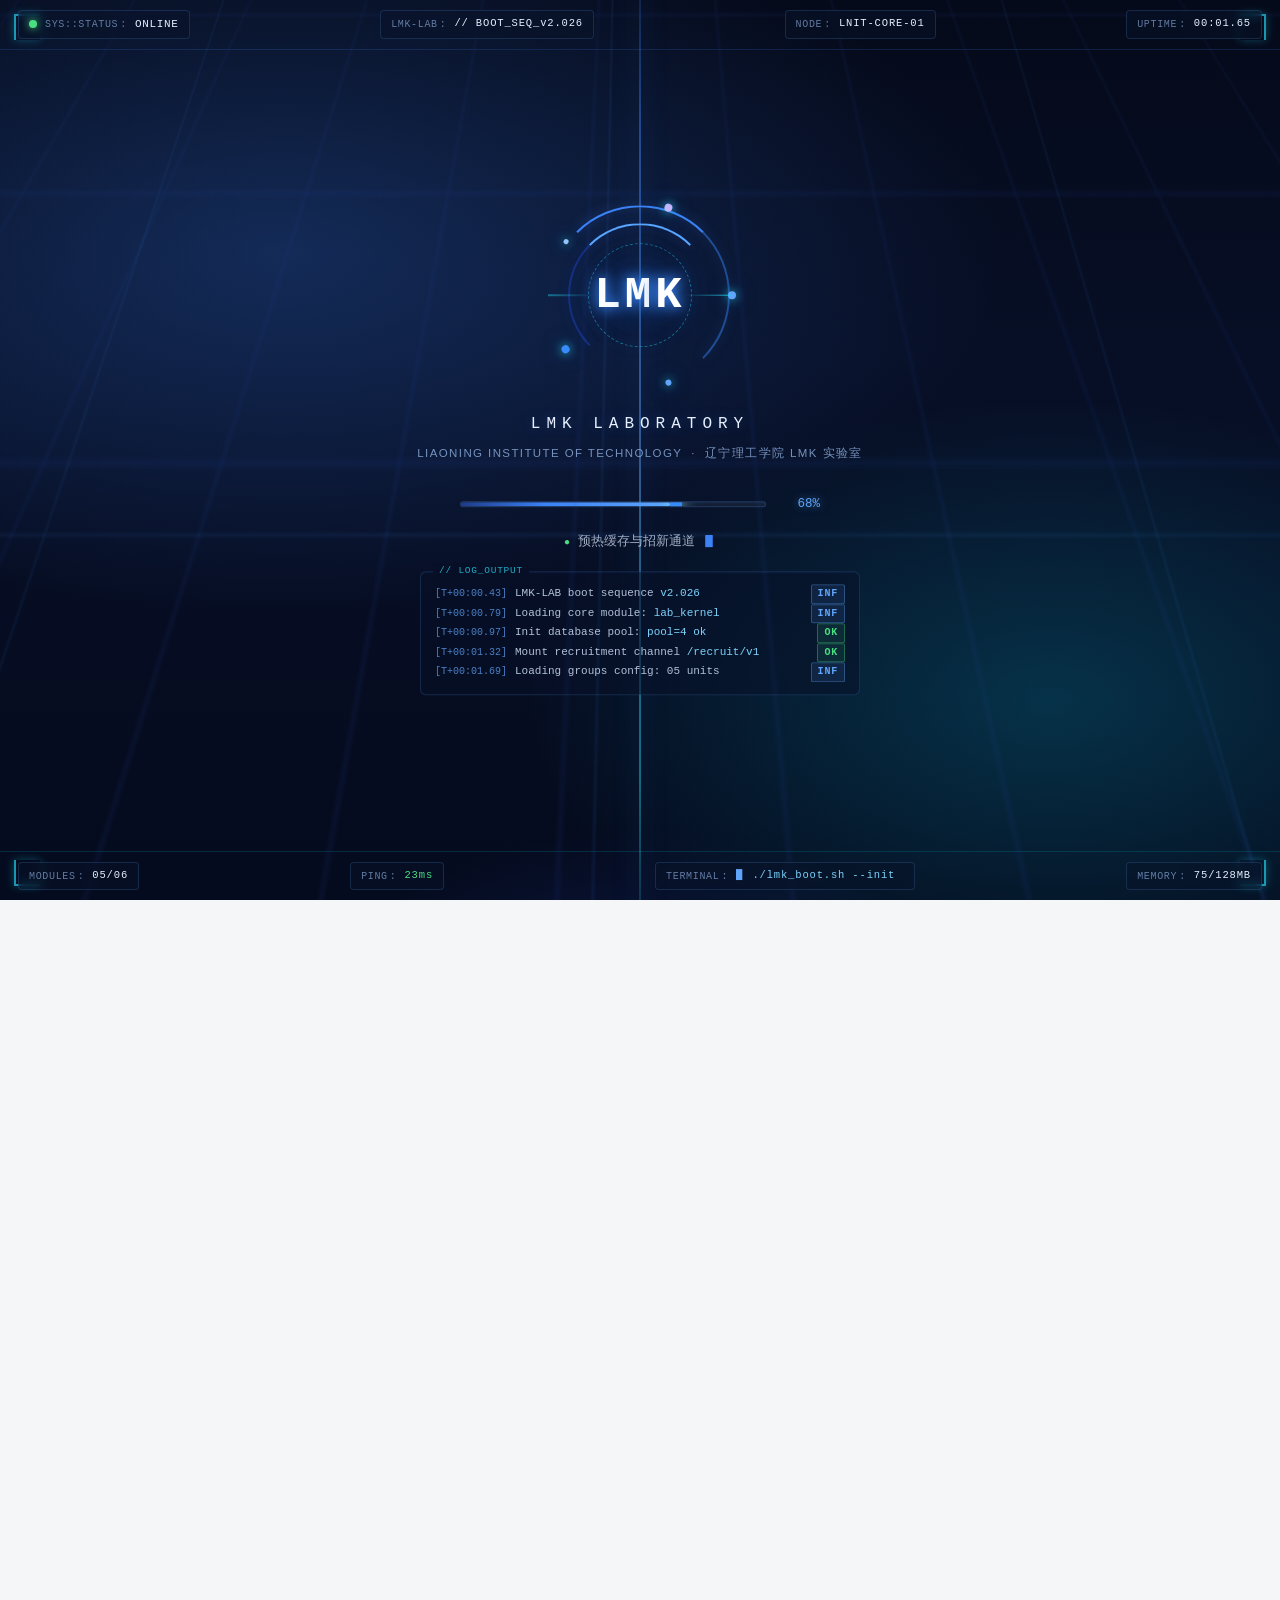
<file: index.html>
<!DOCTYPE html>
<html lang="zh-CN">
<head>
    <meta charset="UTF-8">
    <meta name="viewport" content="width=device-width, initial-scale=1.0">
    <title>LMK实验室 | 辽宁理工学院信息工程学院</title>
    <meta name="description" content="辽宁理工学院信息工程学院LMK实验室官方网站">
    <link rel="preconnect" href="https://fonts.googleapis.com">
    <link rel="preconnect" href="https://idkfeltsswxdlbkduhcs.supabase.co" crossorigin>


    <link rel="dns-prefetch" href="https://idkfeltsswxdlbkduhcs.supabase.co">
    <link rel="stylesheet" href="css/style.css?v=heroBackFixV3">
    <link rel="stylesheet" href="css/admin.css?v=inlineDetailV1">
    <link rel="stylesheet" href="css/detail-panel-override.css?v=adminProtectV2">
</head>
<body>

    <!-- ===== 立即启动加载动画（内联脚本，确保第一时间显示）===== -->
    <script>
    (function() {
        // 后台管理员页面跳过加载动画，保持原布局
        if (window.location.hash === '#admin') {
            window.__skipLoader = true;
            window.__loaderProgress = 100;
            window.__loaderDone = true;
            return;
        }

        // 预定义进度变量，main.js 会接管
        window.__loaderProgress = 0;
        window.__loaderDone = false;

        // 立即给 body 加深色背景（防白屏闪烁）
        document.body.style.background = '#0a1428';

        // 启动进度模拟
        var progress = 0;
        var tick = setInterval(function() {
            progress += (progress < 80 ? 4 + Math.random() * 6 : 2 + Math.random() * 3);
            progress = Math.min(100, progress);
            window.__loaderProgress = progress;

            // 尝试更新 DOM（如果元素存在）
            var fill = document.querySelector('.loader-progress-fill');
            var pct = document.querySelector('.loader-percent');
            if (fill) fill.style.right = (100 - progress) + '%';
            if (pct) pct.textContent = Math.floor(progress) + '%';

            if (progress >= 100) {
                clearInterval(tick);
                window.__loaderDone = true;
            }
        }, 180);
    })();
    </script>

    <!-- ===== 加载动画（后台访问时隐藏）===== -->
    <div id="loader" class="loader">
        <!-- 背景层 -->
        <div class="loader-bg"></div>
        <div class="loader-grid"></div>
        <div class="loader-grid loader-grid-2"></div>
        <div class="loader-beam"></div>
        <div class="loader-particles" aria-hidden="true">
            <span style="--x:10%;--d:0s"></span><span style="--x:22%;--d:0.3s"></span><span style="--x:35%;--d:0.7s"></span>
            <span style="--x:48%;--d:0.1s"></span><span style="--x:60%;--d:0.9s"></span><span style="--x:72%;--d:0.5s"></span>
            <span style="--x:85%;--d:0.2s"></span><span style="--x:92%;--d:1.1s"></span><span style="--x:5%;--d:1.4s"></span>
            <span style="--x:55%;--d:1.6s"></span>
        </div>
        <!-- 顶部 HUD -->
        <div class="loader-hud loader-hud-top">
            <span class="hud-cell hud-cell-blk">
                <span class="hud-dot hud-dot-ok"></span>
                <span class="hud-label">SYS::STATUS</span>
                <span class="hud-value">ONLINE</span>
            </span>
            <span class="hud-cell hud-cell-blk">
                <span class="hud-label">LMK-LAB</span>
                <span class="hud-value hud-val-mono">// BOOT_SEQ_v2.026</span>
            </span>
            <span class="hud-cell hud-cell-blk">
                <span class="hud-label">NODE</span>
                <span class="hud-value hud-val-mono">LNIT-CORE-01</span>
            </span>
            <span class="hud-cell hud-cell-blk hud-time">
                <span class="hud-label">UPTIME</span>
                <span class="hud-value hud-val-mono" id="loaderUptime">00:00.00</span>
            </span>
        </div>
        <!-- 底部 HUD -->
        <div class="loader-hud loader-hud-bot">
            <span class="hud-cell hud-cell-blk">
                <span class="hud-label">MODULES</span>
                <span class="hud-value hud-val-mono"><span id="loaderModCount">00</span>/06</span>
            </span>
            <span class="hud-cell hud-cell-blk">
                <span class="hud-label">PING</span>
                <span class="hud-value hud-val-mono hud-val-ok">23ms</span>
            </span>
            <span class="hud-cell hud-cell-blk hud-term">
                <span class="hud-label">TERMINAL</span>
                <span class="hud-value hud-val-mono">
                    <span class="hud-cursor">█</span>
                    <span class="hud-typing" id="loaderTyping">./lmk_boot.sh --init</span>
                </span>
            </span>
            <span class="hud-cell hud-cell-blk">
                <span class="hud-label">MEMORY</span>
                <span class="hud-value hud-val-mono"><span id="loaderMem">12</span>/128MB</span>
            </span>
        </div>
        <!-- 四角装饰 -->
        <div class="loader-hud-corners" aria-hidden="true">
            <span class="lhc lhc-tl"></span>
            <span class="lhc lhc-tr"></span>
            <span class="lhc lhc-bl"></span>
            <span class="lhc lhc-br"></span>
        </div>
        <!-- 主内容 -->
        <div class="loader-inner">
            <div class="loader-logo-wrap">
                <div class="loader-ring"></div>
                <div class="loader-ring loader-ring-2"></div>
                <div class="loader-ring loader-ring-3"></div>
                <div class="loader-ring-dots">
                    <span style="--a:0deg"></span><span style="--a:72deg"></span><span style="--a:144deg"></span>
                    <span style="--a:216deg"></span><span style="--a:288deg"></span>
                </div>
                <div class="loader-radar-pulse"></div>
                <div class="loader-logo">
                    <span style="--i:0">L</span><span style="--i:1">M</span><span style="--i:2">K</span>
                </div>
            </div>
            <div class="loader-name">LMK&nbsp;LABORATORY</div>
            <div class="loader-sub">LIAONING INSTITUTE OF TECHNOLOGY &nbsp;·&nbsp; 辽宁理工学院 LMK 实验室</div>
            <div class="loader-progress">
                <div class="loader-progress-bar">
                    <div class="loader-progress-fill"></div>
                    <div class="loader-progress-glow"></div>
                </div>
                <div class="loader-percent" id="loaderPercent">0%</div>
            </div>
            <div class="loader-status">
                <span class="loader-status-ok">●</span>
                <span class="loader-status-text" id="loaderStatusText">初始化内核模块...</span>
                <span class="loader-cursor">▋</span>
            </div>
            <div class="loader-log" id="loaderLog"></div>
        </div>
    </div>

    <!-- ===== 前台应用 ===== -->
    <div id="frontApp">

    <!-- 顶部公告条（横向铺满）-->
    <div class="top-bar">
        <div class="top-bar-inner">
            <span class="top-bar-text">LMK实验室 2026年秋季招新进行中</span>
            <a href="?page=join" class="top-bar-link">立即申请 →</a>
        </div>
    </div>

    <!-- 移动端菜单按钮 -->
    <button class="nav-toggle" id="navToggle" aria-label="菜单">
        <span></span><span></span><span></span>
    </button>

    <!-- 移动端侧边栏遮罩 -->
    <div class="snb-overlay" id="snbOverlay"></div>

    <!-- Hero（全宽横向铺满） -->
    <section id="home" class="hero">
        <div class="container hero-grid">
            <div class="hero-text">
                <div class="hero-eyebrow">
                    <span class="eyebrow-line"></span>
                    <span>信息工程学院 · 学生科研创新平台</span>
                </div>
                <h1 class="hero-title">
                    <span class="typewriter-loop-text">在项目中成长，于竞赛中蜕变</span><span class="typewriter-cursor">|</span>
                </h1>
                <p class="hero-desc">
                    LMK实验室依托辽宁理工学院信息工程学院，面向全院学生开放，
                    聚焦软件开发、人工智能与嵌入式系统方向，以项目实战与学科竞赛为载体，
                    培养具备工程能力与创新思维的复合型人才。
                </p>
                <div class="hero-actions">
                    <a href="?page=about" class="btn btn-primary">了解实验室</a>
                    <a href="?page=join" class="btn btn-outline">申请加入</a>
                </div>
            </div>
            <div class="hero-visual">
                <div class="hero-card">
                    <div class="hero-card-head">
                        <span class="dot dot-red"></span>
                        <span class="dot dot-yellow"></span>
                        <span class="dot dot-green"></span>
                        <span class="hero-card-title">lab_info.txt</span>
                    </div>
                    <pre class="hero-card-body"><span class="c-key">laboratory</span>: <span class="c-str">"LMK Lab"</span>
<span class="c-key">institute</span>: <span class="c-str">"信息工程学院"</span>
<span class="c-key">founded</span>: <span class="c-num">2013</span>
<span class="c-key">members</span>: <span class="c-num">100</span>+
<span class="c-key">fields</span>:
  - <span class="c-str"> Web与软件系统开发</span>
  - <span class="c-str">新媒体与数字媒体设计</span>
  - <span class="c-str">电子商务与创新创业项目</span>
  - <span class="c-str">计算机应用与竞赛实践</span>
<span class="c-key">status</span>: <span class="c-com">// 招新中</span></pre>
                </div>
                <div class="hero-deco"></div>
            </div>
        </div>
        <div class="hero-stats container">
            <div class="hero-stat">
                <div class="hero-stat-num">2013</div>
                <div class="hero-stat-label">实验室成立</div>
            </div>
            <div class="hero-stat">
                <div class="hero-stat-num">100<span>+</span></div>
                <div class="hero-stat-label">在册成员</div>
            </div>
            <div class="hero-stat">
                <div class="hero-stat-num">100<span>+</span></div>
                <div class="hero-stat-label">竞赛获奖</div>
            </div>
            <div class="hero-stat">
                <div class="hero-stat-num">120<span>+</span></div>
                <div class="hero-stat-label">实战项目</div>
            </div>
        </div>
    </section>

    <!-- 页面布局：导航栏 + 内容区 -->
    <div class="page-layout">
        <div class="page-row">

    <!-- ===== 左侧垂直导航栏 ===== -->
    <aside class="side-nav-bar" id="sideNavBar">
        <!-- 左侧品牌区 -->
        <div class="snb-brand">
            <a href="?page=index" class="snb-brand-link">
                <div class="snb-brand-mark">LMK</div>
                <div class="snb-brand-text">
                    <span class="snb-brand-name">LMK 实验室</span>
                    <span class="snb-brand-sub">Liaoning Institute of Technology</span>
                </div>
            </a>
        </div>

        <!-- 导航菜单（水平排列） -->
        <nav class="snb-menu top-nav-menu" id="navMenu">
            <a href="?page=index" class="nav-link active" data-page="index">
                <span class="nav-ico nav-ico-home">
                    <svg viewBox="0 0 24 24" fill="none" stroke="currentColor" stroke-width="1.6"><path d="M3 11 12 3l9 8"/><path d="M5 10v10h14V10"/></svg>
                </span>
                <span class="nav-label">首页</span>
                <span class="nav-indicator"></span>
            </a>
            <a href="?page=about" class="nav-link" data-page="about">
                <span class="nav-ico nav-ico-about">
                    <svg viewBox="0 0 24 24" fill="none" stroke="currentColor" stroke-width="1.6"><circle cx="12" cy="12" r="9"/><path d="M12 8v4l3 2"/></svg>
                </span>
                <span class="nav-label">实验室简介</span>
                <span class="nav-indicator"></span>
            </a>
            <a href="?page=research" class="nav-link" data-page="research">
                <span class="nav-ico nav-ico-research">
                    <svg viewBox="0 0 24 24" fill="none" stroke="currentColor" stroke-width="1.6"><path d="M9 3L5 7l4 4M15 3l4 4-4 4M14 4l-4 16"/></svg>
                </span>
                <span class="nav-label">研究方向</span>
                <span class="nav-indicator"></span>
            </a>
            <a href="?page=awards" class="nav-link" data-page="awards">
                <span class="nav-ico nav-ico-awards">
                    <svg viewBox="0 0 24 24" fill="none" stroke="currentColor" stroke-width="1.6"><path d="M8 21h8"/><path d="M12 17v4"/><circle cx="12" cy="9" r="5"/><path d="M16 4h3v3M8 4H5v3"/></svg>
                </span>
                <span class="nav-label">奖项成就</span>
                <span class="nav-indicator"></span>
            </a>
            <a href="?page=groups" class="nav-link" data-page="groups">
                <span class="nav-ico nav-ico-groups">
                    <svg viewBox="0 0 24 24" fill="none" stroke="currentColor" stroke-width="1.6"><rect x="3" y="3" width="7" height="7" rx="1"/><rect x="14" y="3" width="7" height="7" rx="1"/><rect x="3" y="14" width="7" height="7" rx="1"/><rect x="14" y="14" width="7" height="7" rx="1"/></svg>
                </span>
                <span class="nav-label">实验室组别</span>
                <span class="nav-indicator"></span>
            </a>
            <a href="?page=teachers" class="nav-link" data-page="teachers">
                <span class="nav-ico nav-ico-teachers">
                    <svg viewBox="0 0 24 24" fill="none" stroke="currentColor" stroke-width="1.6"><path d="M22 10v6M2 10l10-5 10 5-10 5z"/><path d="M6 12v5c3 3 9 3 12 0v-5"/></svg>
                </span>
                <span class="nav-label">指导老师</span>
                <span class="nav-indicator"></span>
            </a>
            <a href="?page=join" class="nav-link" data-page="join">
                <span class="nav-ico nav-ico-join">
                    <svg viewBox="0 0 24 24" fill="none" stroke="currentColor" stroke-width="1.6"><path d="M16 21v-2a4 4 0 0 0-4-4H6a4 4 0 0 0-4 4v2"/><circle cx="9" cy="7" r="4"/><path d="M19 8v6M22 11h-6"/></svg>
                </span>
                <span class="nav-label">加入我们</span>
                <span class="nav-indicator"></span>
            </a>
        </nav>

        <!-- 底部状态区 -->
        <div class="snb-footer">
            <div class="snb-status">
                <span class="snb-status-dot"></span>
                <span class="snb-status-text">SYSTEM ONLINE</span>
            </div>
            <div class="snb-version">v2026</div>
        </div>
    </aside>

            <!-- 页面主内容区（导航栏右侧） -->
            <main class="page-main">

        <!-- ===== 多页路由容器 ===== -->

    <!-- 首页：快速入口 -->
    <section id="page-index" class="page-section section section-dark page-index-tech" data-page="index">
        <div class="page-index-grid-bg"></div>
        <div class="container">
            <!-- HUD 状态栏 -->
            <div class="hud-bar">
                <span class="hud-item"><span class="hud-led hud-led-on"></span> SYSTEM://LMK-LAB/v2026</span>
                <span class="hud-item">STATUS: <span class="hud-ok">ONLINE</span></span>
                <span class="hud-item">MODULES: 06</span>
                <span class="hud-item hud-blink">// READY</span>
            </div>

            <div class="section-head section-head-tech">
                <span class="section-num">NAV<span class="sn-dot"></span></span>
                <h2 class="section-title">探索 LMK 实验室</h2>
                <p class="section-desc">Choose a Module to Explore</p>
                <span class="section-scanline"></span>
            </div>

            <div class="quick-entry-grid">
                <a href="?page=about" class="gallery-item spotlight-card quick-entry qe-about" data-goto="about">
                    <span class="qe-tag">MODULE_01</span>
                    <span class="qe-corner tl"></span><span class="qe-corner tr"></span>
                    <span class="qe-corner bl"></span><span class="qe-corner br"></span>
                    <div class="qe-icon"><svg viewBox="0 0 24 24" fill="none" stroke="currentColor" stroke-width="1.6"><path d="M3 21h18M4 21V10l8-6 8 6v11M9 21v-6h6v6"/></svg></div>
                    <div class="qe-body"><h3>实验室简介</h3><p>了解LMK实验室的历史、宗旨、文化与基本信息</p></div>
                    <div class="qe-arrow">→</div>
                    <div class="gallery-image-overlay"></div>
                </a>
                <a href="?page=research" class="gallery-item spotlight-card quick-entry qe-research" data-goto="research">
                    <span class="qe-tag">MODULE_02</span>
                    <span class="qe-corner tl"></span><span class="qe-corner tr"></span>
                    <span class="qe-corner bl"></span><span class="qe-corner br"></span>
                    <div class="qe-icon"><svg viewBox="0 0 24 24" fill="none" stroke="currentColor" stroke-width="1.6"><path d="M9 3L5 7l4 4M15 3l4 4-4 4M14 4l-4 16"/></svg></div>
                    <div class="qe-body"><h3>研究方向</h3><p>四大研究领域：软件开发、数字媒体、三创与AI竞赛实践</p></div>
                    <div class="qe-arrow">→</div>
                    <div class="gallery-image-overlay"></div>
                </a>
                <a href="?page=awards" class="gallery-item spotlight-card quick-entry qe-awards" data-goto="awards">
                    <span class="qe-tag">MODULE_03</span>
                    <span class="qe-corner tl"></span><span class="qe-corner tr"></span>
                    <span class="qe-corner bl"></span><span class="qe-corner br"></span>
                    <div class="qe-icon"><svg viewBox="0 0 24 24" fill="none" stroke="currentColor" stroke-width="1.6"><circle cx="12" cy="9" r="5"/><path d="M8.5 13.5L7 21l5-3 5 3-1.5-7.5M12 4V2M16 5l1.5-2M20 9l2-1M20 13l2 1M16 13l1.5 2M8 5L6.5 3M4 9l-2-1M4 13l-2 1M8 13L6.5 15"/></svg></div>
                    <div class="qe-body"><h3>奖项成就</h3><p>国家级/省级/校级获奖成果一览</p></div>
                    <div class="qe-arrow">→</div>
                    <div class="gallery-image-overlay"></div>
                </a>
                <a href="?page=groups" class="gallery-item spotlight-card quick-entry qe-groups" data-goto="groups">
                    <span class="qe-tag">MODULE_04</span>
                    <span class="qe-corner tl"></span><span class="qe-corner tr"></span>
                    <span class="qe-corner bl"></span><span class="qe-corner br"></span>
                    <div class="qe-icon"><svg viewBox="0 0 24 24" fill="none" stroke="currentColor" stroke-width="1.6"><rect x="3" y="3" width="7" height="7" rx="1"/><rect x="14" y="3" width="7" height="7" rx="1"/><rect x="3" y="14" width="7" height="7" rx="1"/><rect x="14" y="14" width="7" height="7" rx="1"/></svg></div>
                    <div class="qe-body"><h3>实验室组别</h3><p>前端/后台/多媒体/平面设计/3D建模 五大专精小组</p></div>
                    <div class="qe-arrow">→</div>
                    <div class="gallery-image-overlay"></div>
                </a>
                <a href="?page=teachers" class="gallery-item spotlight-card quick-entry qe-teachers" data-goto="teachers">
                    <span class="qe-tag">MODULE_05</span>
                    <span class="qe-corner tl"></span><span class="qe-corner tr"></span>
                    <span class="qe-corner bl"></span><span class="qe-corner br"></span>
                    <div class="qe-icon"><svg viewBox="0 0 24 24" fill="none" stroke="currentColor" stroke-width="1.6"><path d="M22 10v6M2 10l10-5 10 5-10 5z"/><path d="M6 12v5c3 3 9 3 12 0v-5"/></svg></div>
                    <div class="qe-body"><h3>指导老师</h3><p>赵丽霞老师 · LMK 实验室负责人 · 信息工程学院院长</p></div>
                    <div class="qe-arrow">→</div>
                    <div class="gallery-image-overlay"></div>
                </a>
                <a href="?page=join" class="gallery-item spotlight-card quick-entry qe-join" data-goto="join">
                    <span class="qe-tag">MODULE_06</span>
                    <span class="qe-corner tl"></span><span class="qe-corner tr"></span>
                    <span class="qe-corner bl"></span><span class="qe-corner br"></span>
                    <div class="qe-icon"><svg viewBox="0 0 24 24" fill="none" stroke="currentColor" stroke-width="1.6"><path d="M16 21v-2a4 4 0 0 0-4-4H6a4 4 0 0 0-4 4v2"/><circle cx="9" cy="7" r="4"/><path d="M19 8v6M22 11h-6"/></svg></div>
                    <div class="qe-body"><h3>加入我们</h3><p>在线申请 · 五步入组流程 · 期待你的加入</p></div>
                    <div class="qe-arrow">→</div>
                    <div class="gallery-image-overlay"></div>
                </a>
            </div>

            <!-- 终端式信息条 -->
            <div class="qe-term-line">
                <span class="qe-prompt">➜</span>
                <span class="qe-cmd">./lmk --enter</span>
                <span class="qe-ok">[OK]</span>
                <span class="qe-comment">// INDEX_LOAD_COMPLETE · 选择上方模块继续</span>
                <span class="qe-caret"></span>
            </div>

            <!-- 实验室速览数据 -->
            <div class="home-stats">
                <div class="home-stats-head">
                    <span class="about-block-num">// 01</span>
                    <h3>实验室速览</h3>
                    <span class="home-stats-tag">REAL-TIME</span>
                </div>
                <div class="home-stats-grid">
                    <div class="home-stat">
                        <div class="home-stat-num">2013</div>
                        <div class="home-stat-label">成立年份</div>
                        <p>十余年学生科创平台沉淀</p>
                    </div>
                    <div class="home-stat">
                        <div class="home-stat-num">5</div>
                        <div class="home-stat-label">研究方向</div>
                        <p>前端 · 后台 · 多媒体 · 设计 · 3D</p>
                    </div>
                    <div class="home-stat">
                        <div class="home-stat-num">200<span>+</span></div>
                        <div class="home-stat-label">累计奖项</div>
                        <p>覆盖国家级、省级、校级赛事</p>
                    </div>
                    <div class="home-stat">
                        <div class="home-stat-num">100<span>+</span></div>
                        <div class="home-stat-label">培养学员</div>
                        <p>毕业去往互联网与科研院所</p>
                    </div>
                </div>
            </div>

            <!-- 核心亮点 -->
            <div class="home-highlights">
                <div class="home-highlights-head">
                    <span class="about-block-num">// 02</span>
                    <h3>为什么选择 LMK</h3>
                </div>
                <p class="home-highlights-desc">不只是一个社团，而是一条从课堂走向真实项目的成长路径。</p>
                <div class="highlights-grid">
                    <div class="highlight-card">
                        <div class="highlight-icon">
                            <svg viewBox="0 0 24 24" fill="none" stroke="currentColor" stroke-width="1.6"><path d="M8 3L4 7l4 4M16 3l4 4-4 4M14 4l-4 16"/></svg>
                        </div>
                        <h4>真实项目驱动</h4>
                        <p>以竞赛作品与实际需求为载体，从需求拆解到上线交付全流程参与，告别纸上谈兵。</p>
                        <ul class="highlight-points">
                            <li>Web 系统 / 小程序 / 数字媒体</li>
                            <li>面向真实用户与评审场景</li>
                        </ul>
                    </div>
                    <div class="highlight-card">
                        <div class="highlight-icon">
                            <svg viewBox="0 0 24 24" fill="none" stroke="currentColor" stroke-width="1.6"><path d="M12 2L4 5v6c0 5 3.5 9 8 11 4.5-2 8-6 8-11V5l-8-3z"/><path d="M9 12l2 2 4-4"/></svg>
                        </div>
                        <h4>学科竞赛全覆盖</h4>
                        <p>三创赛、计算机设计大赛、AI 挑战赛、蓝桥杯，多赛道持续投入，奖项稳定输出。</p>
                        <ul class="highlight-points">
                            <li>校赛 → 省赛 → 国赛完整路径</li>
                            <li>历届获奖项目可复用沉淀</li>
                        </ul>
                    </div>
                    <div class="highlight-card">
                        <div class="highlight-icon">
                            <svg viewBox="0 0 24 24" fill="none" stroke="currentColor" stroke-width="1.6"><circle cx="9" cy="7" r="4"/><path d="M3 21v-2a4 4 0 0 1 4-4h4a4 4 0 0 1 4 4v2"/><path d="M16 3.13a4 4 0 0 1 0 7.75M21 21v-2a4 4 0 0 0-3-3.87"/></svg>
                        </div>
                        <h4>传帮带机制</h4>
                        <p>高年级带低年级，新老 1:1 配比，知识在项目交接中沉淀，避免每次从零开始。</p>
                        <ul class="highlight-points">
                            <li>导师 + 学长学姐双重带教</li>
                            <li>项目文档与复盘持续积累</li>
                        </ul>
                    </div>
                    <div class="highlight-card">
                        <div class="highlight-icon">
                            <svg viewBox="0 0 24 24" fill="none" stroke="currentColor" stroke-width="1.6"><path d="M22 10v6M2 10l10-5 10 5-10 5z"/><path d="M6 12v5c3 3 9 3 12 0v-5"/></svg>
                        </div>
                        <h4>课程深度联动</h4>
                        <p>与国家级一流本科课程《网页设计基础》打通，课程作业可延伸为实验室实战作品。</p>
                        <ul class="highlight-points">
                            <li>课程项目 → 竞赛作品转化</li>
                            <li>教学与实战双向反哺</li>
                        </ul>
                    </div>
                </div>
            </div>

            <!-- 近期动态 -->
            <div class="home-news">
                <div class="home-news-head">
                    <span class="about-block-num">// 03</span>
                    <h3>近期动态</h3>
                    <span class="home-news-tag">LATEST</span>
                </div>
                <div class="news-track">
                    <div class="news-item">
                        <div class="news-date">
                            <span class="news-month">08</span>
                            <span class="news-year">2026</span>
                        </div>
                        <div class="news-content">
                            <span class="news-badge news-badge-hot">招新</span>
                            <h4>2026 年度秋季招新启动</h4>
                            <p>面向信息工程学院全体在校本科生开放申请，五步入组流程，线上提交即日开启。</p>
                        </div>
                    </div>
                    <div class="news-item">
                        <div class="news-date">
                            <span class="news-month">07</span>
                            <span class="news-year">2026</span>
                        </div>
                        <div class="news-content">
                            <span class="news-badge news-badge-award">奖项</span>
                            <h4>三创赛省级二等奖</h4>
                            <p>第十六届全国大学生电子商务"创新、创意及创业"挑战赛斩获省级二等奖。</p>
                        </div>
                    </div>
                    <div class="news-item">
                        <div class="news-date">
                            <span class="news-month">05</span>
                            <span class="news-year">2026</span>
                        </div>
                        <div class="news-content">
                            <span class="news-badge news-badge-tech">技术</span>
                            <h4>AI 方向项目复盘会</h4>
                            <p>基于手写文字去除系统的 AI 挑战赛项目完成阶段性复盘，沉淀训练流程与模型选型经验。</p>
                        </div>
                    </div>
                </div>
            </div>

            <!-- 招新入口 -->
            <div class="home-cta">
                <div class="home-cta-inner">
                    <div class="home-cta-text">
                        <span class="home-cta-tag">JOIN US · 2026 秋季招新</span>
                        <h3>准备好加入 LMK 实验室了吗？</h3>
                        <p>无论你是大一新生还是希望转型的学长学姐，只要有兴趣、有坚持，这里都为你留着一席位置。</p>
                    </div>
                    <div class="home-cta-actions">
                        <a href="?page=join" class="home-cta-btn home-cta-primary" data-goto="join">
                            <span>立即申请</span>
                            <svg viewBox="0 0 24 24" fill="none" stroke="currentColor" stroke-width="2"><path d="M5 12h14M12 5l7 7-7 7"/></svg>
                        </a>
                        <a href="?page=about" class="home-cta-btn home-cta-ghost" data-goto="about">
                            <span>先了解实验室</span>
                        </a>
                    </div>
                </div>
            </div>
        </div>
    </section>

<!-- 实验室简介 -->
    <section id="page-about" class="page-section section" data-page="about">
        <div class="container">
            <div class="section-head">
                <span class="section-num">01</span>
                <h2 class="section-title">实验室简介</h2>
                <p class="section-desc">About LMK Laboratory</p>
            </div>

            <div class="about-grid">
                <div class="about-main">
                    <p class="about-lead">
                        LMK实验室成立于2013年，是辽宁理工学院信息工程学院下属的学生科技创新实践平台。
                    </p>
                    <p>
                        实验室以"理论与实践并重，创新与应用同行"为宗旨，
                        为学生提供超出课堂教学的科研实践机会。在这里，
                        成员可以参与真实项目开发、备战学科竞赛、开展技术分享，
                        在协作中提升工程能力与综合素养。
                    </p>
                    <p>
                        经过多年发展，实验室已形成完整的传帮带培养体系，
                        累计培养百余名优秀学生，多名成员毕业后进入国内知名互联网企业或继续深造。
                    </p>

                    <div class="about-list">
                        <div class="about-list-item">
                            <span class="about-list-num">01</span>
                            <div>
                                <h4>开放包容</h4>
                                <p>面向全院学生开放，鼓励跨专业、跨方向协作</p>
                            </div>
                        </div>
                        <div class="about-list-item">
                            <span class="about-list-num">02</span>
                            <div>
                                <h4>项目驱动</h4>
                                <p>以真实项目为载体，在实践中积累工程经验</p>
                            </div>
                        </div>
                        <div class="about-list-item">
                            <span class="about-list-num">03</span>
                            <div>
                                <h4>以赛促学</h4>
                                <p>组织参与各级学科竞赛，检验学习成果</p>
                            </div>
                        </div>
                        <div class="about-list-item">
                            <span class="about-list-num">04</span>
                            <div>
                                <h4>传帮带机制</h4>
                                <p>高年级带低年级，形成稳定的知识传承</p>
                            </div>
                        </div>
                    </div>
                </div>

                <aside class="about-aside">
                    <div class="info-card">
                        <h3 class="info-card-title">基本信息</h3>
                        <dl class="info-list">
                            <div class="info-item">
                                <dt>成立时间</dt>
                                <dd>2013年</dd>
                            </div>
                            <div class="info-item">
                                <dt>所属单位</dt>
                                <dd>信息工程学院</dd>
                            </div>
                            <div class="info-item">
                                <dt>指导教师</dt>
                                <dd>赵丽霞</dd>
                            </div>
                            <div class="info-item">
                                <dt>实验室位置</dt>
                                <dd>知新楼407，415</dd>
                            </div>
                            <div class="info-item">
                                <dt>教学时间</dt>
                                <dd>每日18:50 - 20:50</dd>
                            </div>
                            <div class="info-item">
                                <dt>招新时间</dt>
                                <dd>每年8月</dd>
                            </div>
                        </dl>
                    </div>
                </aside>
            </div>

            <!-- 发展历程时间轴 -->
            <div class="about-timeline">
                <h3 class="about-block-title"><span class="about-block-num">// 02</span> 发展历程</h3>
                <p class="about-block-desc">从一间教室到多方向协同的学生科创平台，LMK 实验室用十余年时间走出了自己的路。</p>
                <div class="timeline">
                    <div class="timeline-item">
                        <div class="timeline-dot"></div>
                        <div class="timeline-content">
                            <span class="timeline-year">2013</span>
                            <h4>实验室成立</h4>
                            <p>以兴趣小组形式起步，最初仅由几名热爱编程的同学组成，开展基础学习与小项目实践。</p>
                        </div>
                    </div>
                    <div class="timeline-item">
                        <div class="timeline-dot"></div>
                        <div class="timeline-content">
                            <span class="timeline-year">2016</span>
                            <h4>组别体系建立</h4>
                            <p>逐步形成前端、后台、多媒体、平面设计、3D 建模五大方向，建立传帮带培养机制。</p>
                        </div>
                    </div>
                    <div class="timeline-item">
                        <div class="timeline-dot"></div>
                        <div class="timeline-content">
                            <span class="timeline-year">2019</span>
                            <h4>竞赛成绩突破</h4>
                            <p>首次在全国大学生计算机设计大赛、电子商务三创赛中获得省级与国家级奖项。</p>
                        </div>
                    </div>
                    <div class="timeline-item">
                        <div class="timeline-dot"></div>
                        <div class="timeline-content">
                            <span class="timeline-year">2022</span>
                            <h4>课程联动深化</h4>
                            <p>与国家级一流本科课程《网页设计基础》深度联动，课程项目与实验室实战打通。</p>
                        </div>
                    </div>
                    <div class="timeline-item">
                        <div class="timeline-dot"></div>
                        <div class="timeline-content">
                            <span class="timeline-year">2024</span>
                            <h4>AI 方向拓展</h4>
                            <p>引入 AI 挑战赛与算法竞赛，将人工智能实践纳入实验室研究方向体系。</p>
                        </div>
                    </div>
                    <div class="timeline-item">
                        <div class="timeline-dot"></div>
                        <div class="timeline-content">
                            <span class="timeline-year">2026</span>
                            <h4>持续迭代</h4>
                            <p>累计培养百余名学生，覆盖国家级、省级、校级奖项 200 余项，毕业生遍布互联网与科研院所。</p>
                        </div>
                    </div>
                </div>
            </div>

            <!-- 实验室愿景 -->
            <div class="about-vision">
                <div class="vision-card">
                    <div class="vision-icon">
                        <svg viewBox="0 0 24 24" fill="none" stroke="currentColor" stroke-width="1.6"><circle cx="12" cy="12" r="9"/><path d="M3 12h18M12 3a14 14 0 0 1 0 18M12 3a14 14 0 0 0 0 18"/></svg>
                    </div>
                    <h4>愿景</h4>
                    <p>成为信息工程学院学生工程能力与创新意识孵化的核心平台，让每一位成员都能在这里找到自己的成长路径。</p>
                </div>
                <div class="vision-card">
                    <div class="vision-icon">
                        <svg viewBox="0 0 24 24" fill="none" stroke="currentColor" stroke-width="1.6"><path d="M12 2L4 5v6c0 5 3.5 9 8 11 4.5-2 8-6 8-11V5l-8-3z"/><path d="M9 12l2 2 4-4"/></svg>
                    </div>
                    <h4>使命</h4>
                    <p>以真实项目与学科竞赛为载体，培养具备工程素养、协作能力与创新精神的复合型应用人才。</p>
                </div>
                <div class="vision-card">
                    <div class="vision-icon">
                        <svg viewBox="0 0 24 24" fill="none" stroke="currentColor" stroke-width="1.6"><path d="M12 2L4 6v6c0 5 3.5 9 8 11 4.5-2 8-6 8-11V6l-8-4z"/><path d="M12 8v4M12 14v.5"/></svg>
                    </div>
                    <h4>价值观</h4>
                    <p>开放、协作、坚持、复盘；相信过程，也相信每一次动手之后的微小进步。</p>
                </div>
            </div>
        </div>
    </section>

    <!-- 研究方向 -->
    <section id="page-research" class="page-section section section-dark" data-page="research">
        <div class="container">
            <div class="section-head">
                <span class="section-num">02</span>
                <h2 class="section-title">研究方向</h2>
                <p class="section-desc">Research Directions</p>
            </div>

            <div class="research-grid">
                <article class="research-card">
                    <div class="research-icon">
                        <svg viewBox="0 0 24 24" fill="none" stroke="currentColor" stroke-width="1.5">
                            <path d="M8 3L4 7l4 4M16 3l4 4-4 4M14 4l-4 16"/>
                        </svg>
                    </div>
                    <h3> Web与软件系统开发</h3>
                    <p class="research-tag">Web · 移动 · 桌面</p>
                    <p>面向Web应用、后台程序、管理系统开发，开展软件项目设计、系统架构搭建，参与各类软件开发类竞赛。</p>
                    <div class="research-stack">
                        <span>HTML5</span><span>CSS3</span><span>JavaScript</span><span>React</span><span>Vue</span><span>Node.js</span>
                    </div>
                    <ul class="research-points">
                        <li>响应式网站与企业管理系统</li>
                        <li>前后端分离架构与 API 设计</li>
                        <li>计算机设计大赛参赛作品</li>
                    </ul>
                </article>
                <article class="research-card">
                    <div class="research-icon">
                        <svg viewBox="0 0 24 24" fill="none" stroke="currentColor" stroke-width="1.5">
                            <circle cx="12" cy="12" r="3"/>
                            <path d="M12 2v3M12 19v3M2 12h3M19 12h3M5 5l2 2M17 17l2 2M5 19l2-2M17 7l2-2"/>
                        </svg>
                    </div>
                    <h3>新媒体与数字媒体设计</h3>
                    <p class="research-tag">特效创作 · 平面视觉设计</p>
                    <p>平面设计、短视频剪辑、三维建模、新媒体产品创作，开展文创、宣传类数字作品研发。</p>
                    <div class="research-stack">
                        <span>Photoshop</span><span>Illustrator</span><span>Premiere</span><span>After Effects</span><span>Cinema 4D</span>
                    </div>
                    <ul class="research-points">
                        <li>实验室宣传视频与文创设计</li>
                        <li>数字媒体类参赛作品创作</li>
                        <li>UI/UX 与品牌物料设计</li>
                    </ul>
                </article>
                <article class="research-card">
                    <div class="research-icon">
                        <svg viewBox="0 0 24 24" fill="none" stroke="currentColor" stroke-width="1.5">
                            <rect x="6" y="6" width="12" height="12" rx="1"/>
                            <path d="M9 9h6v6H9z M3 9h3M3 12h3M3 15h3M18 9h3M18 12h3M18 15h3M9 3v3M12 3v3M15 3v3M9 18v3M12 18v3M15 18v3"/>
                        </svg>
                    </div>
                    <h3>电子商务与创新创业项目</h3>
                    <p class="research-tag">以赛促学</p>
                    <p>围绕电商模式设计、创业方案策划，开展三创赛等创新创业项目研发与落地实践。</p>
                    <div class="research-stack">
                        <span>商业模式</span><span>市场调研</span><span>方案策划</span><span>路演答辩</span><span>财务测算</span>
                    </div>
                    <ul class="research-points">
                        <li>三创赛省级与国家级作品</li>
                        <li>创新创业训练计划项目</li>
                        <li>创业方案落地可行性分析</li>
                    </ul>
                </article>
                <article class="research-card">
                    <div class="research-icon">
                        <svg viewBox="0 0 24 24" fill="none" stroke="currentColor" stroke-width="1.5">
                            <path d="M12 2L4 5v6c0 5 3.5 9 8 11 4.5-2 8-6 8-11V5l-8-3z"/>
                            <path d="M9 12l2 2 4-4"/>
                        </svg>
                    </div>
                    <h3>计算机应用与竞赛实践</h3>
                    <p class="research-tag">AI实践应用</p>
                    <p>结合AI、小程序、各类应用型小项目，开展学科竞赛项目研发，训练综合程序设计与项目实战能力。</p>
                    <div class="research-stack">
                        <span>Python</span><span>C/C++</span><span>AI模型</span><span>微信小程序</span><span>算法</span>
                    </div>
                    <ul class="research-points">
                        <li>AI 挑战赛与算法竞赛</li>
                        <li>蓝桥杯程序设计参赛</li>
                        <li>小程序与轻量级应用研发</li>
                    </ul>
                </article>
            </div>

            <!-- 核心能力矩阵 -->
            <div class="research-matrix">
                <h3 class="about-block-title"><span class="about-block-num">// 03</span> 核心能力矩阵</h3>
                <p class="about-block-desc">四大研究方向共同构成 LMK 实验室的能力底座，覆盖从产品构思到工程落地的完整链路。</p>
                <div class="matrix-grid">
                    <div class="matrix-cell">
                        <div class="matrix-cell-num">01</div>
                        <h4>工程实现</h4>
                        <p>从需求拆解到代码落地，强调规范化开发、版本管理与协作流程。</p>
                    </div>
                    <div class="matrix-cell">
                        <div class="matrix-cell-num">02</div>
                        <h4>视觉表达</h4>
                        <p>以视觉语言承载技术与品牌，让作品兼具功能性与审美体验。</p>
                    </div>
                    <div class="matrix-cell">
                        <div class="matrix-cell-num">03</div>
                        <h4>商业思维</h4>
                        <p>从作品走向产品，在创新项目中训练方案策划与商业判断能力。</p>
                    </div>
                    <div class="matrix-cell">
                        <div class="matrix-cell-num">04</div>
                        <h4>算法素养</h4>
                        <p>夯实程序设计与算法基础，培养解决实际问题的工程化思维。</p>
                    </div>
                </div>
            </div>
        </div>
    </section>

    <!-- 奖项成就 -->
    <section id="page-awards" class="page-section section" data-page="awards">
        <div class="container">
            <div class="section-head">
                <span class="section-num">03</span>
                <h2 class="section-title">奖项与成就</h2>
                <p class="section-desc">Awards &amp; Achievements</p>
            </div>

            <div class="awards-summary">
                <div class="award-summary-item">
                    <div class="award-summary-num">8<span>+</span></div>
                    <div class="award-summary-label">国家级奖项</div>
                </div>
                <div class="award-summary-item">
                    <div class="award-summary-num">100<span>+</span></div>
                    <div class="award-summary-label">省级奖项</div>
                </div>
                <div class="award-summary-item">
                    <div class="award-summary-num">120<span>+</span></div>
                    <div class="award-summary-label">校级奖项</div>
                </div>
            </div>

            <div class="awards-table">
                <div class="awards-row awards-row-head">
                    <div>年份</div>
                    <div>竞赛名称</div>
                    <div>获奖等级</div>
                    <div>参赛作品</div>
                    <div>级别</div>
                </div>
                <div class="awards-row">
                    <div class="awards-year">2026</div>
                    <div>第十六届全国大学生电子商务三创赛</div>
                    <div>二等奖</div>
                    <div>创新创业类作品</div>
                    <div><span class="badge badge-national">省级</span></div>
                </div>
                <div class="awards-row">
                    <div class="awards-year">2025</div>
                    <div>第十八届中国大学生计算机设计大赛</div>
                    <div>二等奖</div>
                    <div>软件应用开发类作品</div>
                    <div><span class="badge badge-province">国家级</span></div>
                </div>
                <div class="awards-row">
                    <div class="awards-year">2025</div>
                    <div>第十五届全国大学生电子商务三创赛</div>
                    <div>一等奖两项</div>
                    <div>创新创业类作品</div>
                    <div><span class="badge badge-national">省级</span></div>
                </div>
                <div class="awards-row">
                    <div class="awards-year">2024</div>
                    <div>辽宁省“中软国际-卓越杯”AI挑战赛</div>
                    <div>一等奖</div>
                    <div>基于Deeplibv3的手写文字去除系统</div>
                    <div><span class="badge badge-national">省级</span></div>
                </div>
                <div class="awards-row">
                    <div class="awards-year">2024</div>
                    <div>第十七届中国大学生计算机设计大赛</div>
                    <div>一、二等奖</div>
                    <div>web与数字媒体作品</div>
                    <div><span class="badge badge-national">省级</span></div>
                </div>
                <div class="awards-row">
                    <div class="awards-year">2024</div>
                    <div>第十五届蓝桥杯全国软件大赛</div>
                    <div>三等奖</div>
                    <div>C/C++程序设计</div>
                    <div><span class="badge badge-province">国家级</span></div>
                </div>
                <div class="awards-row">
                    <div class="awards-year">2023</div>
                    <div>"蓝桥杯"全国软件专业人才设计与创业大赛</div>
                    <div>三等奖</div>
                    <div>算法实现与优化</div>
                    <div><span class="badge badge-province">国家级</span></div>
                </div>
            </div>

            <!-- 重点赛事 -->
            <div class="awards-featured">
                <h3 class="about-block-title"><span class="about-block-num">// 04</span> 重点赛事</h3>
                <p class="about-block-desc">实验室围绕以下核心赛事持续投入，形成稳定的备赛节奏与项目沉淀。</p>
                <div class="featured-grid">
                    <div class="featured-card">
                        <div class="featured-tag">A 类</div>
                        <h4>全国大学生电子商务"创新、创意及创业"挑战赛</h4>
                        <p>教育部认可的重点学科竞赛之一，实验室连续多年参赛，曾获省级一等奖两项、二等奖多项。</p>
                    </div>
                    <div class="featured-card">
                        <div class="featured-tag">A 类</div>
                        <h4>中国大学生计算机设计大赛</h4>
                        <p>覆盖软件开发、数字媒体等多个赛道，是实验室 Web 与数字媒体方向的核心参赛方向。</p>
                    </div>
                    <div class="featured-card">
                        <div class="featured-tag">B 类</div>
                        <h4>辽宁省"中软国际-卓越杯"AI 挑战赛</h4>
                        <p>面向人工智能应用开发的省级赛事，曾凭借手写文字去除系统斩获省级一等奖。</p>
                    </div>
                    <div class="featured-card">
                        <div class="featured-tag">B 类</div>
                        <h4>蓝桥杯全国软件和信息技术专业人才大赛</h4>
                        <p>检验个人程序设计与算法能力的全国性赛事，覆盖 C/C++、Java 等多个语言组别。</p>
                    </div>
                </div>
            </div>

            <!-- 培养路径 -->
            <div class="awards-path">
                <h3 class="about-block-title"><span class="about-block-num">// 05</span> 竞赛培养路径</h3>
                <p class="about-block-desc">从校赛到国赛，实验室为每一阶段提供清晰的备赛节奏与项目支持。</p>
                <div class="path-track">
                    <div class="path-step">
                        <span class="path-num">01</span>
                        <h4>校级选拔</h4>
                        <p>校内项目立项与试讲，打磨选题与方案框架</p>
                    </div>
                    <div class="path-arrow">→</div>
                    <div class="path-step">
                        <span class="path-num">02</span>
                        <h4>省级初赛</h4>
                        <p>完善作品并提交材料，进行第一轮专家评审</p>
                    </div>
                    <div class="path-arrow">→</div>
                    <div class="path-step">
                        <span class="path-num">03</span>
                        <h4>省级决赛</h4>
                        <p>现场答辩与作品演示，冲击省级一等、二等奖</p>
                    </div>
                    <div class="path-arrow">→</div>
                    <div class="path-step">
                        <span class="path-num">04</span>
                        <h4>国赛冲刺</h4>
                        <p>代表省份进入全国决赛，与全国优秀作品同台竞技</p>
                    </div>
                </div>
            </div>
        </div>
    </section>

    <!-- 实验室组别 -->
    <section id="page-groups" class="page-section section section-tech-blue" data-page="groups">
        <div class="container">
            <div class="section-head">
                <span class="section-num">04</span>
                <h2 class="section-title">实验室组别<span class="section-hint">› 点击卡片查看详情</span></h2>
                <p class="section-desc">Laboratory Groups</p>
            </div>

            <div class="gallery">
                <figure class="gallery-item gallery-item-lg" data-group="frontend" tabindex="0" role="button" aria-label="查看前端组详情">
                    <div class="gallery-placeholder gallery-image" style="position:absolute;top:0;right:0;bottom:0;left:0;width:auto;height:auto;">
                        <!-- 前端组 - 浏览器+网页布局 -->
                        <div class="group-anim anim-frontend">
                            <div class="browser-window">
                                <div class="browser-tabs">
                                    <div class="tab tab-active"><span class="tab-dot"></span>LMK Lab</div>
                                    <div class="tab"><span class="tab-dot"></span>Docs</div>
                                    <div class="tab-plus">+</div>
                                </div>
                                <div class="browser-bar">
                                    <div class="nav-btn">◀ ▶</div>
                                    <div class="address-bar">🔒 https://lmk-lab.cn/</div>
                                    <div class="menu-btn">⋮</div>
                                </div>
                                <div class="browser-page">
                                    <div class="page-nav">
                                        <div class="logo-box">LMK</div>
                                        <div class="nav-links">
                                            <span class="nl nl-a">首页</span>
                                            <span class="nl">简介</span>
                                            <span class="nl">组别</span>
                                            <span class="nl-btn">加入</span>
                                        </div>
                                    </div>
                                    <div class="page-hero">
                                        <!-- 终端标题栏 -->
                                        <div class="terminal-bar">
                                            <span class="tb-dot r"></span>
                                            <span class="tb-dot y"></span>
                                            <span class="tb-dot g"></span>
                                            <span class="tb-title">lab@lmk-dev  ~  /opt/lmk-lab  —  zsh</span>
                                        </div>
                                        <!-- 终端输出内容 -->
                                        <div class="terminal-body">
                                            <div class="term-line tl-1"><span class="term-prompt">➜</span> <span class="term-var">lmk-lab</span> <span class="term-arrow">git:</span><span class="term-str">(main✓)</span> <span class="term-key">npm</span> <span class="term-code">run build</span></div>
                                            <div class="term-line tl-2"><span class="term-comment"># 正在构建生产版本...</span></div>
                                            <div class="term-line tl-3"><span class="term-tag">✓</span> <span class="term-code">dist/</span> <span class="term-ok">128KB</span> gzipped &nbsp;<span class="term-comment">// HTML + CSS + JS</span></div>
                                            <div class="term-line tl-4"><span class="term-tag">✓</span> <span class="term-fn">deployed</span> → <span class="term-str">https://lmk-lab.cn/</span> &nbsp;<span class="term-key">TLS</span><span class="term-ok"> ON</span></div>
                                            <div class="term-line tl-5"><span class="term-prompt">➜</span> <span class="term-var">~</span> <span class="term-arrow">$</span> <span class="term-code">_</span><span class="term-cursor"></span></div>
                                        </div>
                                    </div>
                                    <div class="page-grid">
                                        <!-- HTML 代码卡片 -->
                                        <div class="pg-box">
                                            <div class="pg-head"><span><span class="lang-dot"></span>HTML5</span><span>5L</span></div>
                                            <div class="pg-code">
                                                <span><span class="c-tag">&lt;section</span> <span class="c-attr">id=</span><span class="c-str">"hero"</span><span class="c-tag">&gt;</span></span>
                                                <span>&nbsp;&nbsp;<span class="c-tag">&lt;h1</span><span class="c-tag">&gt;</span>LMK<span class="c-tag">&lt;/h1&gt;</span></span>
                                                <span>&nbsp;&nbsp;<span class="c-tag">&lt;p</span><span class="c-tag">&gt;</span>实验室<span class="c-tag">&lt;/p&gt;</span></span>
                                                <span>&nbsp;&nbsp;<span class="c-com">&lt;!-- 响应式 --&gt;</span></span>
                                                <span><span class="c-tag">&lt;/section&gt;</span></span>
                                            </div>
                                        </div>
                                        <!-- CSS 代码卡片 -->
                                        <div class="pg-box">
                                            <div class="pg-head"><span><span class="lang-dot"></span>CSS3</span><span>5L</span></div>
                                            <div class="pg-code">
                                                <span><span class="c-key">.hero</span> <span class="c-tag">{</span></span>
                                                <span>&nbsp;&nbsp;<span class="c-attr">display</span>: <span class="c-val">grid</span>;</span>
                                                <span>&nbsp;&nbsp;<span class="c-attr">gap</span>: <span class="c-num">16px</span>;</span>
                                                <span>&nbsp;&nbsp;<span class="c-attr">color</span>: <span class="c-val">#93c5fd</span><span class="c-cur"></span></span>
                                                <span><span class="c-tag">}</span></span>
                                            </div>
                                        </div>
                                        <!-- JS 代码卡片 -->
                                        <div class="pg-box">
                                            <div class="pg-head"><span><span class="lang-dot"></span>ES6+</span><span>5L</span></div>
                                            <div class="pg-code">
                                                <span><span class="c-key">const</span> <span class="c-fn">fetch</span> = <span class="c-key">async</span> () <span class="c-tag">=></span> <span class="c-tag">{</span></span>
                                                <span>&nbsp;&nbsp;<span class="c-key">const</span> r = <span class="c-key">await</span> api.<span class="c-fn">get</span>(<span class="c-str">'/lab'</span>);</span>
                                                <span>&nbsp;&nbsp;<span class="c-key">return</span> r.json();</span>
                                                <span><span class="c-tag">}</span>;</span>
                                                <span>fetch().<span class="c-fn">then</span>(render);</span>
                                            </div>
                                        </div>
                                        <!-- React/Component 代码卡片 -->
                                        <div class="pg-box">
                                            <div class="pg-head"><span><span class="lang-dot"></span>React</span><span>5L</span></div>
                                            <div class="pg-code">
                                                <span><span class="c-key">export default</span> <span class="c-key">function</span> <span class="c-fn">Lab</span>() <span class="c-tag">{</span></span>
                                                <span>&nbsp;&nbsp;<span class="c-key">const</span> [s,set] = <span class="c-fn">useState</span>(<span class="c-num">0</span>);</span>
                                                <span>&nbsp;&nbsp;<span class="c-key">return</span> (</span>
                                                <span>&nbsp;&nbsp;&nbsp;&nbsp;<span class="c-tag">&lt;App</span> <span class="c-attr">on=</span><span class="c-val">{s}</span> <span class="c-tag">/&gt;</span></span>
                                                <span>&nbsp;&nbsp;);</span>
                                            </div>
                                        </div>
                                    </div>
                                </div>
                                <div class="browser-scroll"><div class="scroll-thumb"></div></div>
                            </div>
                        </div>
                        <div class="gallery-image-overlay"></div>
                    </div>
                    <figcaption>
                        <h4>前端组</h4>
                        <p>负责网页与客户端界面开发，技术栈涵盖 HTML、CSS、JavaScript 及主流框架</p>
                    </figcaption>
                </figure>
                <figure class="gallery-item" data-group="backend" tabindex="0" role="button" aria-label="查看后台组详情">
                    <div class="gallery-placeholder gallery-image" style="position:absolute;top:0;right:0;bottom:0;left:0;width:auto;height:auto;">
                        <!-- 后台组 - 数据库+API数据流 -->
                        <div class="group-anim anim-backend">
                            <div class="server-top-bar">
                                <span class="stb-status">● ONLINE</span>
                                <span class="stb-uptime">UP 47d 12h</span>
                            </div>
                            <div class="backend-diagram">
                                <div class="node node-client">
                                    <div class="node-icon">⬡</div>
                                    <div class="node-label">CLIENT</div>
                                </div>
                                <div class="conn conn-1">
                                    <div class="packet p1"></div>
                                    <div class="packet p2"></div>
                                </div>
                                <div class="node node-gateway">
                                    <div class="node-icon">⬢</div>
                                    <div class="node-label">API GW</div>
                                    <div class="node-led"></div>
                                </div>
                                <div class="conn conn-2">
                                    <div class="packet p1"></div>
                                    <div class="packet p2"></div>
                                </div>
                                <div class="node-row">
                                    <div class="node node-app">
                                        <div class="node-icon">▣</div>
                                        <div class="node-label">APP</div>
                                        <div class="cpu-bar"><div class="cpu-fill cpu-f1"></div></div>
                                    </div>
                                    <div class="node node-cache">
                                        <div class="node-icon">▤</div>
                                        <div class="node-label">CACHE</div>
                                        <div class="cpu-bar"><div class="cpu-fill cpu-f2"></div></div>
                                    </div>
                                </div>
                                <div class="conn conn-3"><div class="packet p1"></div></div>
                                <div class="db-stack">
                                    <div class="db-cylinder db-1">
                                        <div class="db-top"></div>
                                        <div class="db-body"><div class="db-ring"></div><div class="db-ring r2"></div></div>
                                        <div class="db-label">users</div>
                                    </div>
                                    <div class="db-cylinder db-2">
                                        <div class="db-top"></div>
                                        <div class="db-body"><div class="db-ring"></div><div class="db-ring r2"></div></div>
                                        <div class="db-label">orders</div>
                                    </div>
                                </div>
                            </div>
                            <div class="sql-ticker">
                                <span class="sql-kw">SELECT</span> * <span class="sql-kw">FROM</span> members <span class="sql-kw">WHERE</span> active=1<span class="sql-cursor">▋</span>
                            </div>
                        </div>
                        <div class="gallery-image-overlay"></div>
                    </div>
                    <figcaption>
                        <h4>后台组</h4>
                        <p>服务端开发与数据库设计</p>
                    </figcaption>
                </figure>
                <figure class="gallery-item" data-group="multimedia" tabindex="0" role="button" aria-label="查看多媒体组详情">
                    <div class="gallery-placeholder gallery-image" style="position:absolute;top:0;right:0;bottom:0;left:0;width:auto;height:auto;">
                        <!-- 多媒体组 - 视频剪辑时间轴 -->
                        <div class="group-anim anim-multimedia">
                            <div class="video-preview">
                                <div class="vp-frame">
                                    <div class="vp-scene">
                                        <div class="vp-shape vp-s1"></div>
                                        <div class="vp-shape vp-s2"></div>
                                        <div class="vp-text">LMK LAB</div>
                                    </div>
                                </div>
                                <div class="vp-controls">
                                    <div class="vp-btn vp-play">▶</div>
                                    <div class="vp-time">00:12 / 01:45</div>
                                    <div class="vp-vol">🔊</div>
                                </div>
                            </div>
                            <div class="timeline-area">
                                <div class="tl-ruler">
                                    <span>0s</span><span>15s</span><span>30s</span><span>45s</span><span>60s</span>
                                </div>
                                <div class="tl-playhead"><div class="tl-ph-line"></div><div class="tl-ph-tri"></div></div>
                                <div class="tl-track tl-track-v1">
                                    <div class="tl-label">V1</div>
                                    <div class="tl-clips">
                                        <div class="clip clip-v c1"><span>片头</span></div>
                                        <div class="clip clip-v c2"><span>实验室介绍</span></div>
                                        <div class="clip clip-v c3"><span>采访</span></div>
                                    </div>
                                </div>
                                <div class="tl-track tl-track-v2">
                                    <div class="tl-label">V2</div>
                                    <div class="tl-clips">
                                        <div class="clip clip-txt c4"><span>字幕</span></div>
                                        <div class="clip clip-txt c5"><span>字幕</span></div>
                                    </div>
                                </div>
                                <div class="tl-track tl-track-a">
                                    <div class="tl-label">A1</div>
                                    <div class="tl-clips">
                                        <div class="clip clip-a c6">
                                            <div class="audio-wave">
                                                <span></span><span></span><span></span><span></span><span></span>
                                                <span></span><span></span><span></span><span></span><span></span>
                                            </div>
                                        </div>
                                    </div>
                                </div>
                            </div>
                        </div>
                        <div class="gallery-image-overlay"></div>
                    </div>
                    <figcaption>
                        <h4>多媒体组</h4>
                        <p>视频剪辑与动效制作</p>
                    </figcaption>
                </figure>
                <figure class="gallery-item" data-group="graphic" tabindex="0" role="button" aria-label="查看平面设计组详情">
                    <div class="gallery-placeholder gallery-image" style="position:absolute;top:0;right:0;bottom:0;left:0;width:auto;height:auto;">
                        <!-- 平面设计组 - 设计软件画布+工具栏 -->
                        <div class="group-anim anim-graphic">
                            <div class="ds-toolbar">
                                <div class="ds-tl-item ds-tl-move">↖</div>
                                <div class="ds-tl-item ds-tl-shape">■</div>
                                <div class="ds-tl-item ds-tl-type">T</div>
                                <div class="ds-tl-item ds-tl-pen">✎</div>
                                <div class="ds-tl-item ds-tl-brush">✐</div>
                                <div class="ds-tl-item ds-tl-fill">▣</div>
                            </div>
                            <div class="ds-canvas-area">
                                <div class="ds-canvas">
                                    <div class="ds-rulers"></div>
                                    <div class="ds-elem ds-rect"></div>
                                    <div class="ds-elem ds-circle"></div>
                                    <div class="ds-elem ds-tri"></div>
                                    <div class="ds-elem ds-text">
                                        <div class="dst-line dst-1"></div>
                                        <div class="dst-line dst-2"></div>
                                    </div>
                                    <div class="ds-selection">
                                        <div class="ds-handle h-tl"></div>
                                        <div class="ds-handle h-tr"></div>
                                        <div class="ds-handle h-bl"></div>
                                        <div class="ds-handle h-br"></div>
                                    </div>
                                </div>
                            </div>
                            <div class="ds-right-panel">
                                <div class="ds-layers">
                                    <div class="ds-ly-title">图层</div>
                                    <div class="ds-ly-item ly-1 active"><span class="ly-eye">👁</span>矩形 1</div>
                                    <div class="ds-ly-item ly-2"><span class="ly-eye">👁</span>圆形 2</div>
                                    <div class="ds-ly-item ly-3"><span class="ly-eye">👁</span>三角形</div>
                                    <div class="ds-ly-item ly-4"><span class="ly-eye">👁</span>文字</div>
                                </div>
                                <div class="ds-colors">
                                    <div class="ds-color-item dc-1"></div>
                                    <div class="ds-color-item dc-2"></div>
                                    <div class="ds-color-item dc-3"></div>
                                    <div class="ds-color-item dc-4"></div>
                                    <div class="ds-color-item dc-5"></div>
                                    <div class="ds-color-item dc-6"></div>
                                </div>
                            </div>
                        </div>
                        <div class="gallery-image-overlay"></div>
                    </div>
                    <figcaption>
                        <h4>平面设计组</h4>
                        <p>视觉设计与品牌物料</p>
                    </figcaption>
                </figure>
                <figure class="gallery-item" data-group="3d" tabindex="0" role="button" aria-label="查看3D建模组详情">
                    <div class="gallery-placeholder gallery-image" style="position:absolute;top:0;right:0;bottom:0;left:0;width:auto;height:auto;">
                        <!-- 3D建模组 - 3D建模软件视图 -->
                        <div class="group-anim anim-3d">
                            <div class="d3-top-bar">
                                <span class="d3-mode">Object Mode</span>
                                <span class="d3-scene">Scene: Lab_01</span>
                            </div>
                            <div class="d3-viewport">
                                <div class="d3-grid-floor"></div>
                                <div class="d3-axes">
                                    <div class="axis ax-x">X</div>
                                    <div class="axis ax-y">Y</div>
                                    <div class="axis ax-z">Z</div>
                                </div>
                                <div class="d3-cube-scene">
                                    <div class="d3-cube">
                                        <div class="d3-face f-front"></div>
                                        <div class="d3-face f-back"></div>
                                        <div class="d3-face f-right"></div>
                                        <div class="d3-face f-left"></div>
                                        <div class="d3-face f-top"></div>
                                        <div class="d3-face f-bottom"></div>
                                    </div>
                                    <div class="d3-pyramid">
                                        <div class="pyr-face pf-1"></div>
                                        <div class="pyr-face pf-2"></div>
                                        <div class="pyr-face pf-3"></div>
                                        <div class="pyr-face pf-base"></div>
                                    </div>
                                </div>
                                <div class="d3-vertices">
                                    <span class="vtx v1"></span>
                                    <span class="vtx v2"></span>
                                    <span class="vtx v3"></span>
                                    <span class="vtx v4"></span>
                                </div>
                            </div>
                            <div class="d3-bottom-bar">
                                <div class="d3-ortho">
                                    <div class="ortho-btn o-top">Top</div>
                                    <div class="ortho-btn o-front active">Front</div>
                                    <div class="ortho-btn o-side">Side</div>
                                    <div class="ortho-btn o-persp">Persp</div>
                                </div>
                                <div class="d3-stats">V: 32  E: 48  F: 24</div>
                            </div>
                        </div>
                        <div class="gallery-image-overlay"></div>
                    </div>
                    <figcaption>
                        <h4>3D建模组</h4>
                        <p>三维建模与场景设计</p>
                    </figcaption>
                </figure>
            </div>

            <!-- 组别协作流程 -->
            <div class="groups-collab">
                <h3 class="about-block-title"><span class="about-block-num">// 05</span> 组别协作</h3>
                <p class="about-block-desc">五大组别并非独立运转，而是围绕真实项目进行跨组协作，共同完成从设计到上线的完整闭环。</p>
                <div class="collab-flow">
                    <div class="collab-step">
                        <span class="collab-stage">需求阶段</span>
                        <span class="collab-role">平面设计组 · 前端组</span>
                        <p>视觉风格定调，输出原型与品牌物料</p>
                    </div>
                    <div class="collab-line"></div>
                    <div class="collab-step">
                        <span class="collab-stage">开发阶段</span>
                        <span class="collab-role">前端组 · 后台组</span>
                        <p>前后端并行开发，接口联调与功能实现</p>
                    </div>
                    <div class="collab-line"></div>
                    <div class="collab-step">
                        <span class="collab-stage">展示阶段</span>
                        <span class="collab-role">多媒体组 · 3D建模组</span>
                        <p>制作路演视频、产品演示与三维场景</p>
                    </div>
                </div>

                <div class="collab-stats">
                    <div class="collab-stat">
                        <div class="collab-stat-num">5</div>
                        <div class="collab-stat-label">协同组别</div>
                    </div>
                    <div class="collab-stat">
                        <div class="collab-stat-num">20+</div>
                        <div class="collab-stat-label">年度协作项目</div>
                    </div>
                    <div class="collab-stat">
                        <div class="collab-stat-num">100%</div>
                        <div class="collab-stat-label">跨组参与率</div>
                    </div>
                    <div class="collab-stat">
                        <div class="collab-stat-num">1:1</div>
                        <div class="collab-stat-label">新老成员配比</div>
                    </div>
                </div>
            </div>
        </div>
    </section>


    <!-- 指导老师 -->
    <section id="page-teachers" class="page-section section section-tech-blue teachers-page" data-page="teachers">
        <div class="container">
            <div class="section-head">
                <span class="section-num">05</span>
                <h2 class="section-title">指导老师</h2>
                <p class="section-desc">Our Mentors</p>
            </div>

            <div class="teachers-hud">
                <span class="t-hud-item"><span class="t-hud-led"></span> LMK-MENTOR_LIST</span>
                <span class="t-hud-item">RECORDS: 01</span>
                <span class="t-hud-item t-blink">// LOAD_OK</span>
            </div>

            <div class="teachers-grid">
                <!-- 赵老师 -->
                <article class="teacher-card">
                    <div class="t-card-frame"><span class="t-f-c tl"></span><span class="t-f-c tr"></span><span class="t-f-c bl"></span><span class="t-f-c br"></span></div>
                    <div class="teacher-id-tag">MENTOR_ID: M-001</div>

                    <header class="teacher-head">
                        <div class="teacher-avatar t-avatar-zhao">
                            <svg viewBox="0 0 100 100" fill="none" stroke="currentColor" stroke-width="2" aria-hidden="true">
                                <circle cx="50" cy="38" r="14"/>
                                <path d="M20 88c6-20 20-30 30-30s24 10 30 30"/>
                                <path d="M36 30c0-4 6-8 14-8s14 4 14 8"/>
                                <rect x="36" y="34" width="28" height="6" rx="1"/>
                            </svg>
                            <span class="t-rank">SENIOR</span>
                        </div>
                        <div class="teacher-title">
                            <h3>赵丽霞</h3>
                            <span class="teacher-role">信息工程学院院长 / 党总支书记</span>
                            <div class="teacher-tags">
                                <span>三创赛</span><span>计设大赛</span><span>AI挑战赛</span><span>大创项目</span><span>Web开发</span><span>新媒体</span>
                            </div>
                        </div>
                    </header>

                    <div class="teacher-meta">
                        <div class="t-meta-row"><span class="t-meta-k">职称</span><span class="t-meta-v">教授</span></div>
                        <div class="t-meta-row"><span class="t-meta-k">所属</span><span class="t-meta-v">信息工程学院院长，党总支书记</span></div>
                        <div class="t-meta-row"><span class="t-meta-k">课程</span><span class="t-meta-v">国家级一流本科《网页设计基础》负责人</span></div>
                        <div class="t-meta-row"><span class="t-meta-k">方向</span><span class="t-meta-v">主力竞赛项目带队指导</span></div>
                    </div>

                    <div class="teacher-desc">
                        <p>
                            赵丽霞老师是 LMK 实验室的总负责人，同时担任信息工程学院院长与党总支书记。
                            作为国家级一流本科课程《网页设计基础》的课程负责人，她将课程建设与实验室培养深度联动，
                            始终站在教学与科研的第一线。
                        </p>
                        <p>
                            实验室绝大多数主力竞赛项目均由赵老师亲自带队指导，包括三创赛、中国大学生计算机设计大赛、
                            AI 挑战赛、大学生创新创业训练计划项目，以及 Web 开发与新媒体类项目。
                            多年来累计指导学生斩获国家级、省级奖项百余项。
                        </p>
                        <div class="teacher-quote">
                            <span class="quote-mark">"</span>
                            <p>实验室不是课堂的延伸，而是课堂之外另一条更陡但也更值得走的路。
                            在这里，问题不是拦路虎，而是成长的台阶——动手做、敢犯错、多复盘，
                            三年的实验室生活，会是你们大学最宝贵的资产。</p>
                        </div>
                    </div>
                </article>

            </div>

            <!-- 教学成果统计 -->
            <div class="teacher-impact">
                <h3 class="about-block-title"><span class="about-block-num">// 06</span> 教学成果</h3>
                <p class="about-block-desc">十余年一线教学与实验室带队积累，沉淀为可量化的培养成果。</p>
                <div class="impact-grid">
                    <div class="impact-cell">
                        <div class="impact-num">100<span>+</span></div>
                        <div class="impact-label">培养学员</div>
                        <p>累计培养百余名优秀学生，覆盖信息工程学院多个专业方向。</p>
                    </div>
                    <div class="impact-cell">
                        <div class="impact-num">200<span>+</span></div>
                        <div class="impact-label">指导奖项</div>
                        <p>涵盖国家级、省级、校级奖项，覆盖十余项主流学科竞赛。</p>
                    </div>
                    <div class="impact-cell">
                        <div class="impact-num">1<span></span></div>
                        <div class="impact-label">国家级一流课程</div>
                        <p>《网页设计基础》负责人，课程建设与实验室实战深度联动。</p>
                    </div>
                    <div class="impact-cell">
                        <div class="impact-num">10<span>+</span></div>
                        <div class="impact-label">带队赛事</div>
                        <p>三创赛、计设大赛、AI 挑战赛、蓝桥杯等多赛道持续投入。</p>
                    </div>
                </div>
            </div>

            <!-- 学生寄语 -->
            <div class="teacher-voices">
                <h3 class="about-block-title"><span class="about-block-num">// 07</span> 学长学姐说</h3>
                <p class="about-block-desc">从实验室走向更远的地方，他们留下的经验，是后来者最珍贵的路标。</p>
                <div class="voices-grid">
                    <div class="voice-card">
                        <div class="voice-quote">"</div>
                        <p>实验室三年的项目实战，让我在面试时能拿得出真正可讲的作品。课堂上学的是知识点，实验室学到的是怎么把知识点串成一个完整的系统。</p>
                        <div class="voice-author">
                            <span class="voice-name">—— 历届成员</span>
                            <span class="voice-role">前端方向 · 已就业</span>
                        </div>
                    </div>
                    <div class="voice-card">
                        <div class="voice-quote">"</div>
                        <p>从第一次路演紧张到说不出话，到能在答辩现场自如应对评委提问，实验室给了我最直接的成长舞台。</p>
                        <div class="voice-author">
                            <span class="voice-name">—— 历届成员</span>
                            <span class="voice-role">三创赛方向 · 继续深造</span>
                        </div>
                    </div>
                    <div class="voice-card">
                        <div class="voice-quote">"</div>
                        <p>赵老师带项目的方式很特别，她不会告诉你答案，而是让你自己撞墙、复盘、再试一次。这种思维方式到现在还在影响我。</p>
                        <div class="voice-author">
                            <span class="voice-name">—— 历届成员</span>
                            <span class="voice-role">数字媒体方向 · 已就业</span>
                        </div>
                    </div>
                </div>
            </div>
        </div>
    </section>


    <!-- 加入我们 -->
    <section id="page-join" class="page-section section" data-page="join">
        <div class="container">
            <div class="section-head">
                <span class="section-num">06</span>
                <h2 class="section-title">加入我们</h2>
                <p class="section-desc">Join LMK Laboratory</p>
            </div>

            <div class="join-grid">
                <div class="join-info">
                    <h3 class="join-title">招新对象</h3>
                    <p class="join-text">
                        面向信息工程学院全体在校本科生，专业不限，年级不限。
                        我们更看重你的兴趣、学习意愿与坚持，而非当前的技术水平。
                    </p>

                    <h3 class="join-title">申请流程</h3>
                    <ol class="join-steps">
                        <li>
                            <span class="step-num">1</span>
                            <div>
                                <h4>提交申请</h4>
                                <p>填写在线申请表，提交个人基本信息与意向方向</p>
                            </div>
                        </li>
                        <li>
                            <span class="step-num">2</span>
                            <div>
                                <h4>简历筛选</h4>
                                <p>实验室将根据申请材料进行初步筛选</p>
                            </div>
                        </li>
                        <li>
                            <span class="step-num">3</span>
                            <div>
                                <h4>面试交流</h4>
                                <p>线下面谈，了解你的兴趣与基础情况</p>
                            </div>
                        </li>
                        <li>
                            <span class="step-num">4</span>
                            <div>
                                <h4>试用考察</h4>
                                <p>前期为试用考察期，设定考核，双向选择</p>
                            </div>
                        </li>
                        <li>
                            <span class="step-num">5</span>
                            <div>
                                <h4>正式入组</h4>
                                <p>通过考察后正式加入实验室，后期分配方向与导师</p>
                            </div>
                        </li>
                    </ol>

                    <div class="join-contact">
                        <h3 class="join-title">联系方式</h3>
                        <ul class="contact-list">
                            <li>
                                <span class="contact-label">实验室</span>
                                <span>知新楼407，415</span>
                            </li>
                            <li>
                                <span class="contact-label">邮箱</span>
                                <span>----------</span>
                            </li>
                            <li>
                                <span class="contact-label">电话</span>
                                <span>----------</span>
                            </li>
                            <li>
                                <span class="contact-label">VX群</span>
                                <span>线下招生开始时通知</span>
                            </li>
                        </ul>
                    </div>
                </div>

                <form class="join-form" id="joinForm">
                    <h3 class="form-title">在线申请</h3>

                    <div class="form-row">
                        <div class="form-group">
                            <label for="name">姓名 <span class="required">*</span></label>
                            <input type="text" id="name" name="name" required>
                        </div>
                        <div class="form-group">
                            <label for="studentId">学号(例子:260xxxx) <span class="required">*</span></label>
                            <input type="text" id="studentId" name="studentId" required>
                        </div>
                    </div>

                    <div class="form-row">
                        <div class="form-group">
                            <label for="grade">年级 <span class="required">*</span></label>
                            <select id="grade" name="grade" required>
                                <option value="">请选择</option>
                                <option value="大一">大一</option>
                                <option value="大二">大二</option>
                                <option value="大三">大三</option>
                                <option value="大四">大四</option>
                            </select>
                        </div>
                        <div class="form-group">
                            <label for="major">专业班级（全称 例:数字媒体技术243） <span class="required">*</span></label>
                            <input type="text" id="major" name="major" required>
                        </div>
                    </div>

                    <div class="form-row">
                        <div class="form-group">
                            <label for="phone">联系电话 <span class="required">*</span></label>
                            <input type="tel" id="phone" name="phone" required>
                        </div>
                        <div class="form-group">
                            <label for="email">邮箱 <span class="required">*</span></label>
                            <input type="email" id="email" name="email" required>
                        </div>
                    </div>

                    <div class="form-group">
                        <label for="direction">意向组别 <span class="required">*</span></label>
                        <select id="direction" name="direction" required>
                            <option value="">请选择</option>
                            <option value="前端组">前端组</option>
                            <option value="后台组">后台组</option>
                            <option value="多媒体组">多媒体组</option>
                            <option value="平面设计组">平面设计组</option>
                            <option value="3D建模组">3D建模组</option>
                        </select>
                    </div>

                    <div class="form-group">
                        <label for="experience">技术基础与经历</label>
                        <textarea id="experience" name="experience" rows="3" placeholder="可选，描述你掌握的技术或参与过的项目
注：如有作品可在面试当天带来展示"></textarea>
                    </div>

                    <div class="form-group">
                        <label for="motivation">在实验室你想学到什么技术？ <span class="required">*</span></label>
                        <textarea id="motivation" name="motivation" rows="4" required placeholder="比如：我想学习多媒体的拉镜特效和3D组的人物建模"></textarea>
                    </div>

                    <button type="submit" class="btn btn-primary btn-block">提交申请</button>
                    <p class="form-note">提交后请保持联系方式畅通，我们将在3个工作日内联系您</p>
                </form>
            </div>

            <!-- 成长路径 -->
            <div class="join-growth">
                <h3 class="about-block-title"><span class="about-block-num">// 07</span> 成长路径</h3>
                <p class="about-block-desc">从加入到独立带队，每一步都有清晰的能力跃迁目标与导师陪伴。</p>
                <div class="growth-track">
                    <div class="growth-stage">
                        <div class="growth-head">
                            <span class="growth-tag">大一</span>
                            <h4>入门探索</h4>
                        </div>
                        <ul>
                            <li>掌握基础开发工具与协作流程</li>
                            <li>跟随学长学姐参与小型项目</li>
                            <li>确定主攻方向并完成入门作品</li>
                        </ul>
                    </div>
                    <div class="growth-stage">
                        <div class="growth-head">
                            <span class="growth-tag">大二</span>
                            <h4>实战积累</h4>
                        </div>
                        <ul>
                            <li>独立承担项目模块开发</li>
                            <li>首次参与学科竞赛并完成作品</li>
                            <li>开始带教低年级新成员</li>
                        </ul>
                    </div>
                    <div class="growth-stage">
                        <div class="growth-head">
                            <span class="growth-tag">大三</span>
                            <h4>项目主导</h4>
                        </div>
                        <ul>
                            <li>主导参赛项目与产品方案</li>
                            <li>承担组别内的代码 Review 与方案评审</li>
                            <li>对接外部需求，输出完整作品</li>
                        </ul>
                    </div>
                    <div class="growth-stage">
                        <div class="growth-head">
                            <span class="growth-tag">大四</span>
                            <h4>传承交接</h4>
                        </div>
                        <ul>
                            <li>沉淀项目文档与经验复盘</li>
                            <li>指导新成员完成项目交接</li>
                            <li>为就业或深造准备作品集</li>
                        </ul>
                    </div>
                </div>
            </div>

            <!-- 招新FAQ -->
            <div class="join-faq">
                <h3 class="about-block-title"><span class="about-block-num">// 08</span> 招新常见问题</h3>
                <p class="about-block-desc">在申请之前，你可能想知道这些。</p>
                <div class="faq-list">
                    <div class="faq-item">
                        <div class="faq-q">
                            <span class="faq-q-mark">Q1</span>
                            <h4>没有技术基础可以申请吗？</h4>
                        </div>
                        <p>可以。我们更看重学习意愿和坚持，加入后会有系统的入门引导与学长学姐带教。比起已有基础，我们更在意你是否愿意动手并持续投入。</p>
                    </div>
                    <div class="faq-item">
                        <div class="faq-q">
                            <span class="faq-q-mark">Q2</span>
                            <h4>需要每天到实验室吗？</h4>
                        </div>
                        <p>实验室教学时间为每日 18:50 - 20:50，鼓励成员尽量到线下，但也理解课业冲突。重要的是按时完成阶段任务，并通过线上同步进度。</p>
                    </div>
                    <div class="faq-item">
                        <div class="faq-q">
                            <span class="faq-q-mark">Q3</span>
                            <h4>非信息工程学院的学生可以加入吗？</h4>
                        </div>
                        <p>目前招新主要面向信息工程学院在校本科生。如有特殊跨专业合作需求，可线下沟通确认。</p>
                    </div>
                    <div class="faq-item">
                        <div class="faq-q">
                            <span class="faq-q-mark">Q4</span>
                            <h4>加入后能参加哪些竞赛？</h4>
                        </div>
                        <p>包括但不限于全国大学生电子商务三创赛、中国大学生计算机设计大赛、AI 挑战赛、蓝桥杯、大学生创新创业训练计划等。</p>
                    </div>
                </div>
            </div>
        </div>
    </section>

    
    <!-- ===== 移动端专用底部科技风跳转导航栏 ===== -->
    <nav class="mobi-nav" aria-label="移动端页面跳转">
        <div class="mobi-nav-frame" aria-hidden="true">
            <span class="mnf mnf-tl"></span><span class="mnf mnf-tr"></span>
            <span class="mnf mnf-bl"></span><span class="mnf mnf-br"></span>
        </div>
        <div class="mobi-nav-scan" aria-hidden="true"></div>
        <ul class="mobi-nav-list">
            <li>
                <a href="?page=index" class="mobi-nav-link" data-page="index" title="首页">
                    <span class="mnl-num">01</span>
                    <span class="mnl-ico mnl-ico-home">
                        <svg viewBox="0 0 24 24" fill="none" stroke="currentColor" stroke-width="1.8" stroke-linecap="round" stroke-linejoin="round"><path d="M3 11 12 3l9 8"/><path d="M5 10v10h14V10"/></svg>
                    </span>
                    <span class="mnl-txt">首页</span>
                </a>
            </li>
            <li>
                <a href="?page=about" class="mobi-nav-link" data-page="about" title="实验室简介">
                    <span class="mnl-num">02</span>
                    <span class="mnl-ico mnl-ico-about">
                        <svg viewBox="0 0 24 24" fill="none" stroke="currentColor" stroke-width="1.8" stroke-linecap="round" stroke-linejoin="round"><circle cx="12" cy="12" r="9"/><path d="M12 8v4l3 2"/></svg>
                    </span>
                    <span class="mnl-txt">简介</span>
                </a>
            </li>
            <li>
                <a href="?page=research" class="mobi-nav-link" data-page="research" title="研究方向">
                    <span class="mnl-num">03</span>
                    <span class="mnl-ico mnl-ico-research">
                        <svg viewBox="0 0 24 24" fill="none" stroke="currentColor" stroke-width="1.8" stroke-linecap="round" stroke-linejoin="round"><path d="M4 20h16"/><path d="M6 20V9l6-5 6 5v11"/><path d="M9 20v-6h6v6"/></svg>
                    </span>
                    <span class="mnl-txt">研究</span>
                </a>
            </li>
            <li>
                <a href="?page=awards" class="mobi-nav-link" data-page="awards" title="奖项成就">
                    <span class="mnl-num">04</span>
                    <span class="mnl-ico mnl-ico-awards">
                        <svg viewBox="0 0 24 24" fill="none" stroke="currentColor" stroke-width="1.8" stroke-linecap="round" stroke-linejoin="round"><path d="M8 21h8"/><path d="M12 17v4"/><circle cx="12" cy="9" r="6"/><path d="M16 4h3v3"/><path d="M8 4H5v3"/></svg>
                    </span>
                    <span class="mnl-txt">奖项</span>
                </a>
            </li>
            <li>
                <a href="?page=groups" class="mobi-nav-link" data-page="groups" title="实验室组别">
                    <span class="mnl-num">05</span>
                    <span class="mnl-ico mnl-ico-groups">
                        <svg viewBox="0 0 24 24" fill="none" stroke="currentColor" stroke-width="1.8" stroke-linecap="round" stroke-linejoin="round"><rect x="3" y="4" width="7" height="7" rx="1"/><rect x="14" y="4" width="7" height="7" rx="1"/><rect x="3" y="14" width="7" height="7" rx="1"/><rect x="14" y="14" width="7" height="7" rx="1"/></svg>
                    </span>
                    <span class="mnl-txt">组别</span>
                </a>
            </li>
            <li>
                <a href="?page=teachers" class="mobi-nav-link" data-page="teachers" title="指导老师">
                    <span class="mnl-num">06</span>
                    <span class="mnl-ico mnl-ico-teachers">
                        <svg viewBox="0 0 24 24" fill="none" stroke="currentColor" stroke-width="1.8" stroke-linecap="round" stroke-linejoin="round"><path d="M4 7l8-3 8 3v5c0 4-3.5 7-8 7s-8-3-8-7V7z"/><path d="M8 21h8"/></svg>
                    </span>
                    <span class="mnl-txt">老师</span>
                </a>
            </li>
            <li>
                <a href="?page=join" class="mobi-nav-link mnl-primary" data-page="join" title="加入我们">
                    <span class="mnl-num">07</span>
                    <span class="mnl-ico mnl-ico-join">
                        <svg viewBox="0 0 24 24" fill="none" stroke="currentColor" stroke-width="2" stroke-linecap="round" stroke-linejoin="round"><path d="M12 5v14M5 12h14"/></svg>
                    </span>
                    <span class="mnl-txt">加入</span>
                    <span class="mnl-hot">HOT</span>
                </a>
            </li>
        </ul>
    </nav>

    <button class="back-top" id="backTop" aria-label="返回顶部">
        <svg viewBox="0 0 24 24" fill="none" stroke="currentColor" stroke-width="2">
            <path d="M12 19V5M5 12l7-7 7 7"/>
        </svg>
    </button>

            </main><!-- /.page-main -->
    </div><!-- /.page-row -->
    </div><!-- /.page-layout -->

<!-- 页脚（横向铺满，与顶部公告栏一致） -->
    <footer class="footer">
        <div class="container">
            <div class="footer-grid">
                <div class="footer-brand">
                    <div class="brand">
                        <div class="brand-mark">LMK</div>
                        <div class="brand-text">
                            <span class="brand-name">LMK 实验室</span>
                            <span class="brand-sub">Liaoning Institute of Technology</span>
                        </div>
                    </div>
                    <p class="footer-desc">
                        辽宁理工学院信息工程学院学生科技创新平台，
                        以项目驱动学习，以竞赛检验成果。
                    </p>
                </div>


                <div class="footer-col">
                    <h4>实验室组别</h4>
                    <ul>
                        <li><a href="?page=groups">前端组</a></li>
                        <li><a href="?page=groups">后台组</a></li>
                        <li><a href="?page=groups">多媒体组</a></li>
                        <li><a href="?page=groups">平面设计组</a></li>
                        <li><a href="?page=groups">3D建模组</a></li>
                    </ul>
                </div>
            </div>

            <div class="footer-bottom">
                <p>© 2026 LMK实验室 · 辽宁理工学院信息工程学院</p>
                <p class="footer-icp">建议使用 Chrome / Edge / Firefox 浏览器访问</p>
            </div>
        </div>
    </footer>

    </div><!-- /#frontApp -->

    <!-- ===== 后台应用 ===== -->
    <div id="adminApp" hidden>

        <!-- 登录页 -->
        <div class="login-screen" id="loginScreen">
            <div class="login-box">
                <div class="login-brand">
                    <div class="brand-mark">LMK</div>
                    <div>
                        <div class="brand-name">LMK 实验室</div>
                        <div class="brand-sub">申请管理后台</div>
                    </div>
                </div>
                <form id="loginForm" class="login-form">
                    <div class="form-group">
                        <label>管理员账号</label>
                        <input type="text" id="adminUser" placeholder="默认 admin" autocomplete="off">
                    </div>
                    <div class="form-group">
                        <label>密码</label>
                        <input type="password" id="adminPass" placeholder="默认 lmk2026" autocomplete="off">
                    </div>
                    <button type="submit" class="btn-login">登 录</button>
                    <p class="login-hint">默认账号：admin / lmk2026</p>
                    <p class="login-hint" style="margin-top:8px;"><a href="#" id="backToFront">← 返回前台</a></p>
                </form>
            </div>
        </div>

        <!-- 后台主界面 -->
        <div class="admin-app" id="adminMain" hidden>

            <header class="admin-header">
                <div class="header-left">
                    <div class="brand-mark small">LMK</div>
                    <span class="header-title">申请管理后台</span>
                </div>
                <div class="header-right">
                    <div class="live-status" id="liveStatus" title="点击暂停/继续自动刷新">
                        <span class="live-dot"></span>
                        <span id="liveStatusText">实时监听中</span>
                    </div>
                    <div class="last-update" id="lastUpdate" title="最后刷新时间">
                        <svg viewBox="0 0 24 24" fill="none" stroke="currentColor" stroke-width="2">
                            <circle cx="12" cy="12" r="9"/>
                            <path d="M12 7v5l3 2"/>
                        </svg>
                        <span id="lastUpdateText">--:--:--</span>
                    </div>
                    <div class="new-badge" id="newBadge" hidden>
                        <span class="new-badge-num">+0</span>
                        <span class="new-badge-text">新申请</span>
                    </div>
                    <button class="btn-ghost" id="refreshBtn" title="手动刷新">
                        <svg viewBox="0 0 24 24" fill="none" stroke="currentColor" stroke-width="2">
                            <path d="M3 12a9 9 0 0114.7-7M21 12a9 9 0 01-14.7 7M21 3v6h-6M3 21v-6h6"/>
                        </svg>
                    </button>
                    <button class="btn-ghost" id="logoutBtn" title="退出登录">
                        <svg viewBox="0 0 24 24" fill="none" stroke="currentColor" stroke-width="2">
                            <path d="M9 21H5a2 2 0 01-2-2V5a2 2 0 012-2h4M16 17l5-5-5-5M21 12H9"/>
                        </svg>
                    </button>
                </div>
            </header>

            <div class="admin-body">
                <aside class="sidebar">
                    <nav class="side-nav">
                        <a href="#" class="side-link active" data-filter="all">
                            <span class="side-icon">☑</span>
                            <span>全部申请</span>
                            <span class="side-count" id="countAll">0</span>
                        </a>
                        <a href="#" class="side-link" data-filter="pending">
                            <span class="side-icon">○</span>
                            <span>待处理</span>
                            <span class="side-count" id="countPending">0</span>
                        </a>
                        <a href="#" class="side-link" data-filter="processed">
                            <span class="side-icon">✓</span>
                            <span>已处理</span>
                            <span class="side-count" id="countProcessed">0</span>
                        </a>
                        <a href="#" class="side-link" data-filter="rejected">
                            <span class="side-icon">×</span>
                            <span>已拒绝</span>
                            <span class="side-count" id="countRejected">0</span>
                        </a>
                    </nav>

                    <div class="side-section">
                        <div class="side-title">按组别筛选</div>
                        <div class="side-tags" id="groupFilters"></div>
                    </div>

                    <div class="side-section">
                        <div class="side-title">数据操作</div>
                        <button class="btn-action" id="exportJsonBtn"><span>⬇</span> 导出 JSON</button>
                        <button class="btn-action" id="exportCsvBtn"><span>⬇</span> 导出 CSV</button>
                        <button class="btn-action" id="seedBtn"><span>+</span> 模拟实时申请</button>
                        <button class="btn-action" id="clearAllBtn"><span>⌫</span> 清空全部</button>
                    </div>

                    <div class="side-section">
                        <div class="side-title">短信通知</div>
                        <div class="sms-status-row">
                            <span id="smsStatusBadge" class="sms-status sms-off">未启用</span>
                        </div>
                        <button class="btn-action" id="smsSettingsBtn"><span>⚙</span> 短信通知设置</button>
                        <button class="btn-action" id="smsTestBtn"><span>✉</span> 发送测试短信</button>
                    </div>

                    <div class="side-footer">
                        <a href="#" id="backToFront2" class="back-link">← 返回前台</a>
                    </div>
                </aside>

                <main class="main-content">
                    <div class="stats-grid">
                        <div class="stat-card">
                            <div class="stat-num" id="statTotal">0</div>
                            <div class="stat-label">申请总数</div>
                        </div>
                        <div class="stat-card stat-today">
                            <div class="stat-num" id="statToday">0</div>
                            <div class="stat-label">今日新增</div>
                        </div>
                        <div class="stat-card stat-pending">
                            <div class="stat-num" id="statPending">0</div>
                            <div class="stat-label">待处理</div>
                        </div>
                        <div class="stat-card stat-processed">
                            <div class="stat-num" id="statProcessed">0</div>
                            <div class="stat-label">已处理</div>
                        </div>
                    </div>

                    <div class="distribution-card">
                        <div class="dist-title">各组别申请分布</div>
                        <div class="dist-bars" id="distBars"></div>
                    </div>

                    <div class="toolbar">
                        <div class="search-box">
                            <svg viewBox="0 0 24 24" fill="none" stroke="currentColor" stroke-width="2">
                                <circle cx="11" cy="11" r="8"/>
                                <path d="M21 21l-4.35-4.35"/>
                            </svg>
                            <input type="text" id="searchInput" placeholder="搜索姓名 / 学号 / 专业 / 手机 / 邮箱...">
                        </div>
                        <div class="toolbar-info">
                            <span id="resultCount">共 0 条记录</span>
                        </div>
                    </div>

                    <div class="table-card">
                        <div class="table-wrap">
                            <table class="data-table" id="dataTable">
                                <thead>
                                    <tr>
                                        <th>姓名</th>
                                        <th>学号</th>
                                        <th>年级</th>
                                        <th>专业</th>
                                        <th>申请组别</th>
                                        <th>联系方式</th>
                                        <th>提交时间</th>
                                        <th>状态</th>
                                        <th>操作</th>
                                    </tr>
                                </thead>
                                <tbody id="tableBody"></tbody>
                            </table>
                        </div>
                        <div class="empty-state" id="emptyState" hidden>
                            <div class="empty-icon">∅</div>
                            <div class="empty-text">暂无申请记录</div>
                            <div class="empty-hint">学生提交申请后，将在此实时显示</div>
                        </div>

                        <div class="admin-detail-panel" id="detailPanel">
                            <div class="detail-panel-empty" id="detailEmpty">
                                <div class="detail-empty-icon">⊙</div>
                                <div class="detail-empty-title">未选择申请</div>
                                <div class="detail-empty-desc">点击上方表格任意一行，查看申请人详细信息</div>
                            </div>
                            <div class="detail-panel-content" id="detailContent" hidden></div>
                        </div>
                    </div>
                </main>
            </div>

            <div class="toast-container" id="toastContainer"></div>

            <!-- 短信通知设置弹窗 -->
            <div class="modal-backdrop" id="smsModal" hidden>
                <div class="modal sms-modal">
                    <div class="modal-header">
                        <div class="modal-title">⚙ 短信通知设置</div>
                        <button class="modal-close" id="smsModalClose">×</button>
                    </div>
                    <div class="modal-body">
                        <div class="sms-row">
                            <label class="sms-label">启用短信通知</label>
                            <div class="sms-switch">
                                <input type="checkbox" id="smsEnabled">
                                <label for="smsEnabled" class="sms-switch-track"></label>
                            </div>
                        </div>
                        <div class="sms-hint">勾选后，每次点击「同意/拒绝」会自动通过下方 API 发送短信；未勾选仅做本地模拟预览。</div>

                        <div class="sms-group">
                            <div class="sms-group-title">📡 短信 API 配置
                                <div class="sms-preset-group">
                                    <button type="button" id="smsAliyunPreset" class="sms-preset-btn aliyun">☁ 阿里云</button>
                                </div>
                            </div>
                            <div class="sms-hint">阿里云短信服务：企业认证，需部署中转接口（浏览器无法直接调用阿里云签名API）。</div>
                            <div class="sms-row">
                                <label class="sms-label">请求方式</label>
                                <select id="smsMethod" class="sms-input">
                                    <option value="POST_FORM">POST（表单）</option>
                                    <option value="POST">POST（JSON）</option>
                                    <option value="GET">GET</option>
                                </select>
                            </div>
                            <div class="sms-row">
                                <label class="sms-label">API 地址 (URL)</label>
                                <input type="text" id="smsUrl" class="sms-input" placeholder="例如：https://106.ihuyi.com/webservice/sms.php?method=Submit">
                            </div>
                            <div class="sms-row">
                                <label class="sms-label">手机号字段名</label>
                                <input type="text" id="smsPhoneKey" class="sms-input" placeholder="互忆无线填：mobile">
                            </div>
                            <div class="sms-row">
                                <label class="sms-label">内容字段名</label>
                                <input type="text" id="smsContentKey" class="sms-input" placeholder="互忆无线填：content">
                            </div>
                            <div class="sms-row">
                                <label class="sms-label">额外请求头（JSON 可选）</label>
                                <textarea id="smsHeaders" class="sms-input sms-textarea" rows="3" placeholder='{"Authorization":"Bearer xxx"}'></textarea>
                            </div>
                            <div class="sms-row">
                                <label class="sms-label">额外 Body 参数（JSON，账号密码填这里）</label>
                                <textarea id="smsExtraBody" class="sms-input sms-textarea" rows="4" placeholder='{"account":"APIID","password":"APIKEY","format":"json"}'></textarea>
                            </div>
                            <div class="sms-row">
                                <label class="sms-label">CORS 代理（如浏览器直接请求被拦截）</label>
                                <input type="text" id="smsProxy" class="sms-input" placeholder="留空=直连；或填：https://cors-anywhere.herokuapp.com/">
                            </div>
                            <div class="sms-hint">⚠ 若浏览器报 CORS 跨域错误，请填写上方代理地址。推荐代理：<code>https://api.allorigins.win/raw?url=</code>（将代理URL填入后，系统会自动拼接到API地址前）</div>
                        </div>

                        <div class="sms-group">
                            <div class="sms-group-title">✓ 同意短信模板</div>
                            <div class="sms-row">
                                <textarea id="smsTplApproved" class="sms-input sms-textarea" rows="3"></textarea>
                            </div>
                            <div class="sms-hint">可用变量：<code>{name}</code> 姓名、<code>{group}</code> 组别、<code>{date}</code> 今日日期。</div>
                        </div>

                        <div class="sms-group">
                            <div class="sms-group-title">× 拒绝短信模板</div>
                            <div class="sms-row">
                                <textarea id="smsTplRejected" class="sms-input sms-textarea" rows="3"></textarea>
                            </div>
                            <div class="sms-hint">同上可用变量，请使用委婉语气。</div>
                        </div>

                        <div class="sms-row">
                            <label class="sms-label">二次确认（发送前弹窗预览短信内容）</label>
                            <div class="sms-switch">
                                <input type="checkbox" id="smsPreview" checked>
                                <label for="smsPreview" class="sms-switch-track"></label>
                            </div>
                        </div>
                    </div>
                    <div class="modal-footer">
                        <button class="modal-btn" id="smsReset">恢复默认</button>
                        <button class="modal-btn success" id="smsSave">保存设置</button>
                    </div>
                </div>
            </div>

            <!-- 短信预览 / 发送确认弹窗 -->
            <div class="modal-backdrop" id="smsPreviewModal" hidden>
                <div class="modal sms-preview-modal">
                    <div class="modal-header">
                        <div class="modal-title">✉ 短信预览与确认</div>
                        <button class="modal-close" id="smsPreviewClose">×</button>
                    </div>
                    <div class="modal-body">
                        <div class="sms-preview-box">
                            <div class="sms-preview-row"><span>收件人：</span><span id="pvPhone" class="sms-pv-phone"></span></div>
                            <div class="sms-preview-row"><span>申请人：</span><span id="pvName"></span></div>
                            <div class="sms-preview-row"><span>组　别：</span><span id="pvGroup"></span></div>
                            <div class="sms-preview-row"><span>动　作：</span><span id="pvAction"></span></div>
                        </div>
                        <div class="sms-preview-label">短信内容（{name}/{group}/{date} 已自动替换）：</div>
                        <div class="sms-preview-content" id="pvContent"></div>
                        <div id="pvNote" class="sms-hint" style="margin-top:12px"></div>
                    </div>
                    <div class="modal-footer">
                        <button class="modal-btn" id="pvCancel">取消</button>
                        <button class="modal-btn success" id="pvConfirm">确认发送</button>
                    </div>
                </div>
            </div>

            <!-- 自定义输入弹窗（替代原生prompt） -->
            <div class="modal-backdrop" id="promptModal" hidden>
                <div class="modal sms-preview-modal">
                    <div class="modal-header">
                        <div class="modal-title" id="promptTitle">提示</div>
                        <button class="modal-close" id="promptClose">×</button>
                    </div>
                    <div class="modal-body">
                        <div id="promptLabel" class="sms-hint" style="margin-bottom:12px"></div>
                        <input type="text" id="promptInput" class="sms-input" style="font-size:14px" placeholder="">
                    </div>
                    <div class="modal-footer">
                        <button class="modal-btn" id="promptCancel">取消</button>
                        <button class="modal-btn success" id="promptOk">确定</button>
                    </div>
                </div>
            </div>
        </div>
    </div><!-- /#adminApp -->

    <!-- ===== 组别详情模态层（点击切换）===== -->
<div class="group-detail-overlay" id="groupDetailOverlay" aria-hidden="true">
    <!-- 扫描线 -->
    <div class="scan-line"></div>
    <!-- 反向扫描线（关闭时使用）-->
    <div class="scan-line-reverse"></div>
    <!-- 背景遮罩 -->
    <div class="detail-backdrop"></div>
    <!-- 粒子层 -->
    <div class="detail-particles" aria-hidden="true">
        <span></span><span></span><span></span><span></span>
        <span></span><span></span><span></span><span></span>
        <span></span><span></span><span></span><span></span>
    </div>
    <!-- 详情面板 -->
    <div class="detail-panel" role="dialog" aria-modal="true" aria-labelledby="detailTitle">
        <!-- 四角L形装饰 -->
        <span class="corner tl"></span>
        <span class="corner tr"></span>
        <span class="corner bl"></span>
        <span class="corner br"></span>
        <!-- 顶部状态条 -->
        <div class="detail-status-bar">
            <span class="dsb-dot"></span>
            <span class="dsb-text" id="dsbText">GROUP_DETAIL // LOADING...</span>
            <span class="dsb-close" id="detailClose" role="button" tabindex="0" aria-label="关闭详情">
                <svg viewBox="0 0 24 24" width="16" height="16" aria-hidden="true">
                    <path d="M18 6L6 18M6 6l12 12" stroke="currentColor" stroke-width="2" stroke-linecap="round" fill="none"/>
                </svg>
            </span>
        </div>
        <!-- 详情主体 -->
        <div class="detail-content">
            <!-- 头部 -->
            <div class="detail-header">
                <div class="dh-meta">
                    <span class="detail-tag" id="detailTag">GROUP</span>
                    <span class="detail-code" id="detailCode">// 0x00</span>
                </div>
                <h3 class="detail-title" id="detailTitle">组别名称</h3>
                <p class="detail-subtitle" id="detailSubtitle">English Name</p>
            </div>
            <!-- 描述 -->
            <div class="detail-desc-wrap">
                <div class="ddw-label">// ABOUT</div>
                <p class="detail-desc" id="detailDesc">详细介绍</p>
            </div>
            <!-- 技术栈 -->
            <div class="detail-section">
                <div class="ds-label"><span class="ds-bracket">[</span> TECH STACK <span class="ds-bracket">]</span></div>
                <div class="detail-tech-grid" id="detailTechGrid"></div>
            </div>
            <!-- 核心能力 -->
            <div class="detail-section">
                <div class="ds-label"><span class="ds-bracket">[</span> CORE SKILLS <span class="ds-bracket">]</span></div>
                <div class="detail-skills" id="detailSkills"></div>
            </div>
            <!-- 典型项目 -->
            <div class="detail-section">
                <div class="ds-label"><span class="ds-bracket">[</span> PROJECTS <span class="ds-bracket">]</span></div>
                <div class="detail-projects" id="detailProjects"></div>
            </div>
        </div>
        <!-- 底部进度条 -->
        <div class="detail-progress-bar">
            <div class="dpb-fill"></div>
        </div>
    </div>
</div>

    <script src="js/main.js?v=dupStudentIdV1"></script>
    <script src="js/admin.js?v=inlineDetailV1"></script>
</body>
</html>
</file>
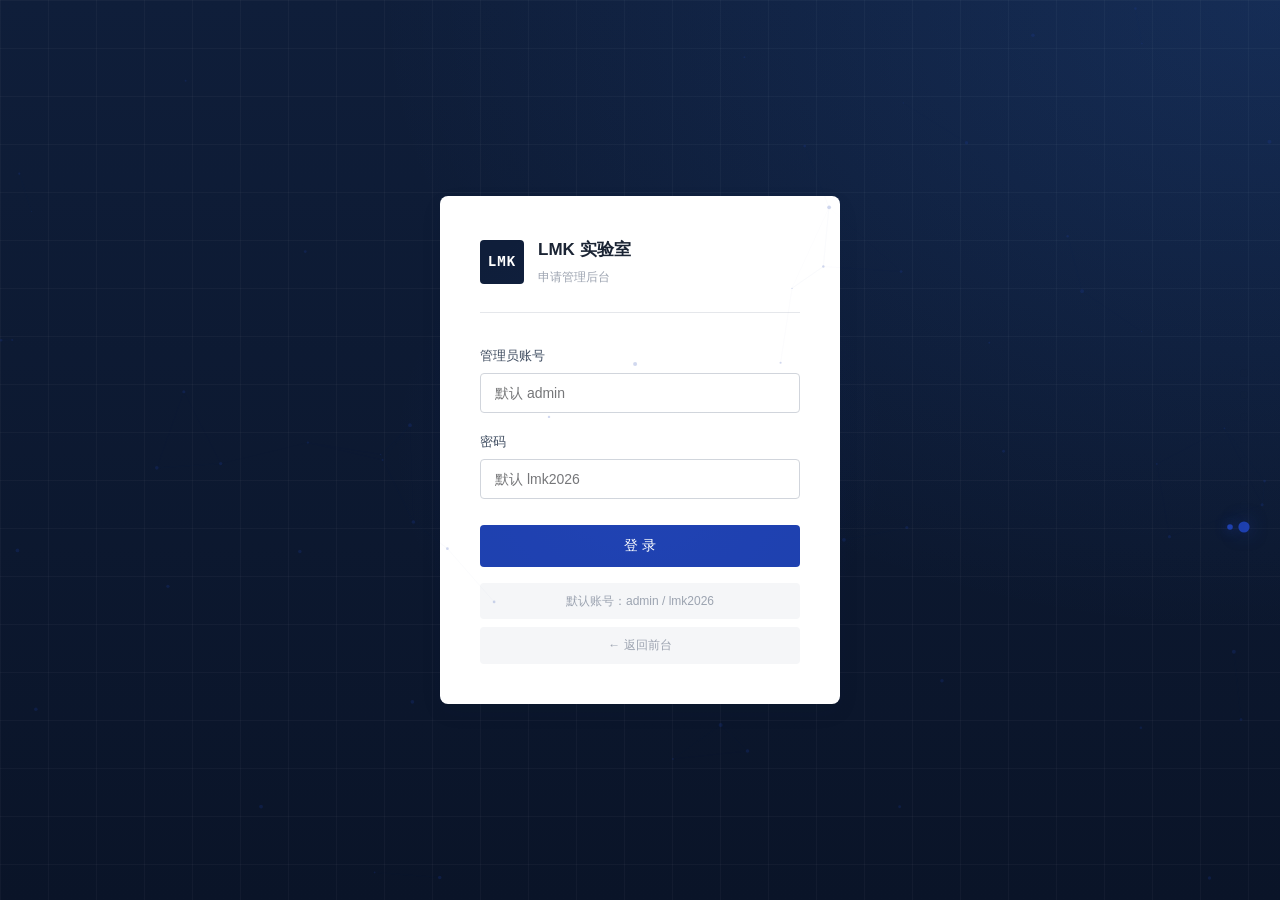
<file: admin.html>
<!DOCTYPE html>
<html lang="zh-CN">
<head>
    <meta charset="UTF-8">
    <title>LMK实验室 · 申请管理后台</title>
    <script>
        // 自动重定向到集成版后台
        // 原因：file:// 协议下不同 HTML 文件的 localStorage 不共享
        // 集成到 index.html 后，前后台共享同一个 localStorage
        window.location.replace('index.html#admin');
    </script>
    <style>
        body {
            font-family: -apple-system, "Segoe UI", "Microsoft YaHei", sans-serif;
            background: #0a1428;
            color: #fff;
            display: flex;
            align-items: center;
            justify-content: center;
            height: 100vh;
            margin: 0;
        }
        .redirect-box {
            text-align: center;
        }
        .redirect-box a {
            color: #3b82f6;
            font-size: 16px;
        }
        .redirect-hint {
            color: #9ca3af;
            font-size: 13px;
            margin-top: 12px;
        }
    </style>
</head>
<body>
    <div class="redirect-box">
        <p>正在跳转到后台...</p>
        <p class="redirect-hint">如未自动跳转，请<a href="index.html#admin">点击这里</a></p>
    </div>
</body>
</html>
</file>
<file: css/style.css>
/* ===== 基础重置 ===== */
* {
    margin: 0;
    padding: 0;
    box-sizing: border-box;
}

:root {
    /* === 白瓷科技风 · Porcelain Tech === */
    /* 背景层级：白色 + 微蓝灰 */
    --bg: #f7fafd;
    --bg-soft: #ffffff;
    --bg-alt: #eef3f9;
    --bg-tint-1: #e8eef7;
    --bg-tint-2: #f1f5fa;
    --bg-tint-3: #f5f8fc;
    --bg-dark: #0a1a3a;
    --bg-darker: #061025;

    /* 顶部/底部科技风 */
    --tech-blue: #0a1a3a;
    --tech-blue-2: #0d2050;
    --tech-blue-3: #102a5c;
    --tech-blue-accent: #1e40af;

    /* 表面层级：白色玻璃 */
    --surface: rgba(255, 255, 255, 0.88);
    --surface-alt: rgba(255, 255, 255, 0.75);
    --surface-elev: rgba(255, 255, 255, 0.95);
    --surface-glass: rgba(255, 255, 255, 0.6);

    /* 文字层级：深色高对比 */
    --text: #1a2540;
    --text-strong: #0a1228;
    --text-regular: #2d3a55;
    --text-secondary: #5a6781;
    --text-muted: #8a96ad;
    --text-inverse: #ffffff;

    /* 边框体系：浅色边框 */
    --border: rgba(30, 64, 175, 0.14);
    --border-strong: rgba(30, 64, 175, 0.28);
    --border-accent: #1e40af;
    --border-glow: #22d3ee;

    /* 主色体系：科技蓝 */
    --accent-50: rgba(30, 64, 175, 0.06);
    --accent-100: rgba(30, 64, 175, 0.10);
    --accent-200: rgba(30, 64, 175, 0.18);
    --accent-300: rgba(30, 64, 175, 0.30);
    --accent-400: #3b82f6;
    --accent-500: #2563eb;
    --accent: #1e40af;
    --accent-700: #1e3a8a;
    --accent-dark: #1e3a8a;
    --accent-900: #172554;

    /* 辅助科技色：电光青/紫 */
    --cyan-100: rgba(6, 182, 212, 0.08);
    --cyan-300: rgba(6, 182, 212, 0.30);
    --cyan-500: #06b6d4;
    --cyan-600: #0891b2;
    --cyan-700: #0e7490;

    /* 科技紫 */
    --purple-400: #8b5cf6;
    --purple-500: #7c3aed;
    --purple-600: #6d28d9;

    /* 语义色 */
    --gold: #d97706;
    --success: #16a34a;
    --danger: #dc2626;

    /* === 科技感装饰令牌 === */
    --accent-bg: rgba(30, 64, 175, 0.08);
    --accent-bg-2: rgba(30, 64, 175, 0.14);
    --accent-grad: linear-gradient(135deg, #1e40af 0%, #06b6d4 100%);
    --accent-grad-soft: linear-gradient(135deg, #06b6d4 0%, #1e40af 100%);
    --accent-cyan-grad: linear-gradient(135deg, #1e40af 0%, #7c3aed 100%);
    --surface-grad: linear-gradient(180deg, #ffffff 0%, #f5f8fc 100%);
    --card-grad: linear-gradient(135deg, #ffffff 0%, #f5f8fc 100%);

    /* 阴影体系：柔和投影 + 蓝色光晕 */
    --shadow-xs: 0 1px 2px rgba(15, 23, 42, 0.04);
    --shadow-sm: 0 2px 8px rgba(15, 23, 42, 0.06), 0 1px 2px rgba(15, 23, 42, 0.04);
    --shadow-md: 0 6px 20px rgba(15, 23, 42, 0.08), 0 2px 6px rgba(15, 23, 42, 0.04);
    --shadow-lg: 0 12px 36px rgba(15, 23, 42, 0.10), 0 4px 12px rgba(15, 23, 42, 0.05);
    --shadow-xl: 0 20px 50px rgba(15, 23, 42, 0.12), 0 8px 20px rgba(15, 23, 42, 0.06);
    --shadow-glow: 0 8px 24px rgba(30, 64, 175, 0.18), 0 0 0 1px rgba(30, 64, 175, 0.08);
    --shadow-inner: inset 0 1px 0 rgba(255, 255, 255, 0.8);

    /* 圆角体系 */
    --radius-sm: 4px;
    --radius: 8px;
    --radius-lg: 12px;
    --radius-xl: 16px;

    /* 字体 */
    --font-sans: -apple-system, BlinkMacSystemFont, "Segoe UI", "PingFang SC",
                 "Hiragino Sans GB", "Microsoft YaHei", sans-serif;
    --font-mono: "SF Mono", Monaco, "Cascadia Code", "Roboto Mono", Consolas, monospace;
}

html {
    scroll-behavior: smooth;
    width: 100%;
    height: 100%;
}

body {
    font-family: var(--font-sans);
    font-size: 15px;
    line-height: 1.7;
    color: var(--text);
    background: var(--bg);
    width: 100%;
    min-height: 100vh;
    overflow-x: hidden;
    margin: 0;
    padding: 0;
    -webkit-font-smoothing: antialiased;
    -moz-osx-font-smoothing: grayscale;
}

#frontApp {
    background: var(--bg);
    min-height: 100vh;
    margin-left: 0;
    width: 100%;
    display: flex;
    flex-direction: column;
}

/* ===== 全宽页面布局容器 ===== */
.page-layout {
    max-width: 100%;
    margin: 0;
    padding: 0;
    width: 100%;
    box-sizing: border-box;
    flex: 1;
    display: flex;
    flex-direction: column;
}
.page-row {
    display: flex;
    align-items: stretch;
    justify-content: flex-start;
    gap: 0;
    width: 100%;
    flex: 1;
}
.page-main {
    flex: 1 1 auto;
    min-width: 0;
    width: 0;
    display: flex;
    flex-direction: column;
}

a { color: inherit; text-decoration: none; }
ul, ol { list-style: none; }
img { max-width: 100%; display: block; }
button { font-family: inherit; cursor: pointer; border: none; background: none; }

::selection { background: rgba(30, 64, 175, 0.25); color: #0a1228; }

::-webkit-scrollbar { width: 10px; height: 10px; }
::-webkit-scrollbar-track { background: var(--bg-alt); }
::-webkit-scrollbar-thumb { background: rgba(30, 64, 175, 0.30); border-radius: 5px; }
::-webkit-scrollbar-thumb:hover { background: rgba(30, 64, 175, 0.50); }

/* ===== 容器（内置于 page-main，随布局自适应） ===== */
.container {
    max-width: 100%;
    margin: 0;
    padding: 0 36px;
}

/* ===== 顶部公告条 ===== */
.top-bar {
    background: linear-gradient(90deg, #020617 0%, #0c1e3e 50%, #020617 100%);
    color: rgba(255, 255, 255, 0.92);
    font-size: 13px;
    padding: 8px 0;
    border-bottom: 1px solid rgba(59, 130, 246, 0.35);
    box-shadow: 0 1px 16px rgba(59, 130, 246, 0.18);
}
.top-bar-inner {
    width: 100%;
    margin: 0;
    padding: 0 24px;
    display: flex;
    justify-content: space-between;
    align-items: center;
    flex-wrap: wrap;
    gap: 8px;
}
.top-bar-text::before {
    content: '';
    display: inline-block;
    width: 6px;
    height: 6px;
    background: #60a5fa;
    border-radius: 50%;
    margin-right: 8px;
    vertical-align: middle;
    box-shadow: 0 0 10px rgba(59, 130, 246, 0.9);
    animation: pulse 2s ease-in-out infinite;
}
.top-bar-link {
    color: #93c5fd;
    transition: opacity 0.2s;
}
.top-bar-link:hover { opacity: 0.75; }
@keyframes pulse {
    0%, 100% { opacity: 1; }
    50% { opacity: 0.5; }
}

/* ===== 左侧垂直导航栏 ===== */
.side-nav-bar {
    position: relative;
    top: 0;
    flex: 0 0 auto;
    width: 180px;
    min-width: 160px;
    align-self: stretch;
    /* 白瓷玻璃 */
    background:
        linear-gradient(180deg, rgba(255, 255, 255, 0.92) 0%, rgba(248, 250, 253, 0.90) 100%);
    backdrop-filter: blur(22px) saturate(1.4);
    -webkit-backdrop-filter: blur(22px) saturate(1.4);
    border-right: 1px solid rgba(30, 64, 175, 0.10);
    z-index: 10;
    display: flex;
    flex-direction: column;
    box-shadow:
        2px 0 28px rgba(15, 23, 42, 0.06),
        0 0 0 1px rgba(255, 255, 255, 0.8) inset;
}
/* 内高光（左+上） */
.side-nav-bar::before {
    content: '';
    position: absolute;
    inset: 0;
    border-radius: inherit;
    pointer-events: none;
    background:
        linear-gradient(90deg, rgba(255, 255, 255, 0.9) 0%, rgba(255, 255, 255, 0.00) 25%),
        linear-gradient(180deg, rgba(255, 255, 255, 0.6) 0%, rgba(255, 255, 255, 0.00) 30%);
    opacity: 0.8;
    z-index: 1;
}
/* 右侧细光带 - 科技感分隔 */
.side-nav-bar::after {
    content: '';
    position: absolute;
    top: 0; right: 0; bottom: 0;
    width: 1px;
    background: linear-gradient(180deg,
        transparent 0%,
        rgba(30, 64, 175, 0.22) 15%,
        rgba(6, 182, 212, 0.28) 50%,
        rgba(30, 64, 175, 0.22) 85%,
        transparent 100%);
    opacity: 0.9;
    pointer-events: none;
    z-index: 2;
}

.snb-brand {
    padding: 22px 16px 16px;
    flex-shrink: 0;
    position: relative;
    z-index: 3;
}
.snb-brand::after {
    content: '';
    position: absolute;
    left: 16px; right: 16px; bottom: 0;
    height: 1px;
    background: linear-gradient(90deg, transparent, rgba(30, 64, 175, 0.22), transparent);
}

.snb-brand-link {
    display: flex;
    align-items: center;
    gap: 10px;
    text-decoration: none;
}

.snb-brand-mark {
    width: 40px;
    height: 40px;
    background: linear-gradient(135deg, #1e40af 0%, #3b82f6 50%, #06b6d4 100%);
    color: #fff;
    display: flex;
    align-items: center;
    justify-content: center;
    font-weight: 700;
    font-size: 12.5px;
    letter-spacing: 1px;
    border-radius: 10px;
    font-family: var(--font-mono);
    flex-shrink: 0;
    box-shadow:
        0 6px 16px rgba(30, 64, 175, 0.22),
        0 0 0 1px rgba(255,255,255,0.5) inset;
    position: relative;
}
.snb-brand-mark::after {
    content: '';
    position: absolute;
    inset: -3px;
    border-radius: 12px;
    background: radial-gradient(circle, rgba(59, 130, 246, 0.22) 0%, transparent 65%);
    opacity: 0.7;
    z-index: -1;
}

.snb-brand-text {
    display: flex;
    flex-direction: column;
    line-height: 1.2;
}

.snb-brand-name {
    font-size: 14.5px;
    font-weight: 800;
    color: #0a1228;
    background: linear-gradient(135deg, #0a1228 0%, #1e3a8a 100%);
    -webkit-background-clip: text;
            background-clip: text;
    -webkit-text-fill-color: transparent;
            color: transparent;
    letter-spacing: 0.02em;
}

.snb-brand-sub {
    font-size: 10px;
    color: #64748b;
    letter-spacing: 0.04em;
    margin-top: 3px;
}

.snb-divider {
    height: 1px;
    margin: 8px 16px;
    background: linear-gradient(90deg, transparent, rgba(30, 64, 175, 0.14) 20%, rgba(30, 64, 175, 0.14) 80%, transparent);
    flex-shrink: 0;
}

.snb-menu {
    flex: 1;
    padding: 10px 10px 14px;
    margin: 0;
    display: flex;
    flex-direction: column;
    overflow-y: auto;
    gap: 3px;
    position: relative;
    z-index: 3;
}

.snb-menu::-webkit-scrollbar {
    width: 3px;
}

.snb-menu::-webkit-scrollbar-thumb {
    background: rgba(30, 64, 175, 0.20);
    border-radius: 2px;
}

.nav-link {
    display: flex;
    align-items: center;
    gap: 10px;
    padding: 10px 12px;
    font-size: 13px;
    color: #475569;
    transition: all 0.25s cubic-bezier(.2,.8,.2,1);
    text-decoration: none;
    font-weight: 500;
    width: 100%;
    position: relative;
    margin: 0;
    box-sizing: border-box;
    border-radius: 9px;
    border-left: 3px solid transparent;
    flex: 0 0 auto;
    letter-spacing: 0.01em;
}

.nav-link:hover {
    color: #1e3a8a;
    background: linear-gradient(90deg, rgba(30, 64, 175, 0.08), rgba(6, 182, 212, 0.05));
    border-left-color: rgba(30, 64, 175, 0.50);
    transform: translateX(2px);
    box-shadow: 0 2px 8px rgba(30, 64, 175, 0.06);
}

.nav-link.active {
    color: #ffffff;
    background: linear-gradient(135deg, #1e3a8a 0%, #2563eb 50%, #06b6d4 100%);
    border-left-color: #06b6d4;
    font-weight: 600;
    box-shadow:
        0 6px 18px rgba(30, 64, 175, 0.28),
        0 0 0 1px rgba(255,255,255,0.2) inset;
}
/* active 状态右侧小圆点 */
.nav-link.active::after {
    content: '';
    position: absolute;
    right: 12px; top: 50%;
    transform: translateY(-50%);
    width: 6px; height: 6px;
    border-radius: 50%;
    background: #67e8f9;
    box-shadow: 0 0 8px rgba(34, 211, 238, 0.9), 0 0 16px rgba(34, 211, 238, 0.5);
}

.nav-ico {
    width: 20px;
    height: 20px;
    display: flex;
    align-items: center;
    justify-content: center;
    flex-shrink: 0;
    color: currentColor;
    opacity: 0.92;
}
.nav-link.active .nav-ico { opacity: 1; filter: drop-shadow(0 0 2px rgba(255,255,255,0.5)); }

.nav-ico svg {
    width: 17px;
    height: 17px;
}

.nav-label {
    flex: 1;
    white-space: nowrap;
    letter-spacing: 0.02em;
}

.nav-indicator {
    display: none;
}

.snb-footer {
    padding: 14px 16px 16px;
    border-top: 1px solid rgba(30, 64, 175, 0.08);
    flex-shrink: 0;
    position: relative;
    z-index: 3;
}
.snb-footer::before {
    content: '';
    position: absolute;
    left: 16px; right: 16px; top: 0;
    height: 1px;
    background: linear-gradient(90deg, transparent, rgba(30, 64, 175, 0.18), transparent);
}

.snb-status {
    display: flex;
    align-items: center;
    gap: 8px;
    font-size: 10px;
    color: #475569;
    margin-bottom: 6px;
    font-family: var(--font-mono);
    font-weight: 600;
    letter-spacing: 0.04em;
}

.snb-status-dot {
    width: 7px;
    height: 7px;
    border-radius: 50%;
    background: #22c55e;
    box-shadow: 0 0 6px rgba(34, 197, 94, 0.6);
    animation: snbPulse 2s ease-in-out infinite;
}

@keyframes snbPulse {
    0%, 100% { opacity: 1; transform: scale(1); }
    50% { opacity: 0.5; transform: scale(0.85); }
}

.snb-version {
    font-size: 10px;
    color: #94a3b8;
    font-family: var(--font-mono);
    letter-spacing: 0.5px;
}

/* ===== 调整主内容区适配侧边栏已合并到上方 ===== */

/* 移动端菜单按钮 */
.nav-toggle {
    display: none;
    position: fixed;
    top: 16px;
    right: 16px;
    z-index: 200;
    flex-direction: column;
    gap: 5px;
    padding: 8px;
    background: var(--bg-darker);
    border: 1px solid rgba(56, 139, 253, 0.3);
    border-radius: 6px;
}

.nav-toggle span {
    width: 22px;
    height: 2px;
    background: #fff;
    transition: all 0.3s;
    border-radius: 1px;
}

.nav-toggle.active span:nth-child(1) { transform: translateY(7px) rotate(45deg); }
.nav-toggle.active span:nth-child(2) { opacity: 0; }
.nav-toggle.active span:nth-child(3) { transform: translateY(-7px) rotate(-45deg); }

/* ===== 按钮 ===== */
.btn {
    display: inline-flex;
    align-items: center;
    justify-content: center;
    gap: 8px;
    padding: 11px 24px;
    font-size: 14px;
    font-weight: 500;
    border-radius: var(--radius-sm);
    transition: all 0.25s;
    border: 1px solid transparent;
    cursor: pointer;
    white-space: nowrap;
}
.btn-primary {
    background: var(--accent);
    color: #fff;
}
.btn-primary:hover {
    background: var(--accent-dark);
    transform: translateY(-1px);
    box-shadow: 0 4px 12px rgba(30, 64, 175, 0.25);
}
.btn-outline {
    background: transparent;
    color: var(--accent);
    border-color: var(--border-strong);
}
.btn-outline:hover {
    border-color: var(--accent);
    background: var(--accent-bg);
}
.btn-block { width: 100%; }

/* ===== Hero ===== */
.hero {
    background:
        radial-gradient(ellipse at 85% 15%, rgba(59, 130, 246, 0.30) 0%, transparent 55%),
        radial-gradient(ellipse at 15% 85%, rgba(37, 99, 235, 0.25) 0%, transparent 50%),
        radial-gradient(ellipse at 50% 50%, rgba(96, 165, 250, 0.10) 0%, transparent 70%),
        linear-gradient(135deg, #020617 0%, #0a1a3e 40%, #0c1e4a 70%, #020617 100%);
    padding: 88px 0 72px;
    position: relative;
    overflow: hidden;
    color: #ffffff;
}
/* Hero 细网格底纹 - 科技感（深蓝霓虹网格） */
.hero::before {
    content: '';
    position: absolute;
    inset: 0;
    background-image:
        linear-gradient(rgba(56, 189, 248, 0.12) 1px, transparent 1px),
        linear-gradient(90deg, rgba(56, 189, 248, 0.12) 1px, transparent 1px);
    background-size: 48px 48px;
    mask-image: radial-gradient(ellipse at 30% 50%, black 20%, transparent 70%);
    -webkit-mask-image: radial-gradient(ellipse at 30% 50%, black 20%, transparent 70%);
    pointer-events: none;
}
/* Hero 右上角装饰光晕 - 深蓝霓虹 */
.hero::after {
    content: '';
    position: absolute;
    top: -80px;
    right: -100px;
    width: 600px;
    height: 600px;
    background:
        radial-gradient(circle at 40% 40%, rgba(56, 189, 248, 0.28) 0%, transparent 50%),
        radial-gradient(circle at 60% 60%, rgba(99, 102, 241, 0.22) 0%, transparent 50%),
        radial-gradient(circle at 30% 70%, rgba(14, 165, 233, 0.18) 0%, transparent 45%);
    filter: blur(26px);
    pointer-events: none;
    animation: heroGlow 8s ease-in-out infinite;
}
/* Hero 额外装饰：左下角细线光 */
.hero > .hero-deco-line {
    content: '';
    position: absolute;
    left: -10%;
    bottom: 0;
    width: 55%;
    height: 200px;
    background: linear-gradient(90deg, rgba(56, 189, 248, 0.18), rgba(99, 102, 241, 0.05) 60%, transparent 80%);
    transform: rotate(-3deg);
    pointer-events: none;
    filter: blur(6px);
    animation: heroLineGlow 6s ease-in-out infinite;
}
@keyframes heroLineGlow {
    0%, 100% { opacity: 0.8; }
    50% { opacity: 1; }
}
@keyframes heroGlow {
    0%, 100% { opacity: 0.7; transform: scale(1) translateY(0); }
    50% { opacity: 1; transform: scale(1.06) translateY(-8px); }
}
.hero-grid {
    display: grid;
    grid-template-columns: 1.1fr 1fr;
    gap: 72px;
    align-items: center;
    position: relative;
}
.hero-eyebrow {
    display: inline-flex;
    align-items: center;
    gap: 12px;
    font-size: 13px;
    color: #bae6fd;
    font-weight: 600;
    letter-spacing: 0.08em;
    margin-bottom: 28px;
    padding: 7px 16px;
    background: rgba(56, 189, 248, 0.12);
    border: 1px solid rgba(56, 189, 248, 0.4);
    border-radius: 999px;
    box-shadow: 0 0 20px rgba(56, 189, 248, 0.18), inset 0 0 18px rgba(56, 189, 248, 0.05);
}
.eyebrow-line {
    width: 24px;
    height: 1.5px;
    background: linear-gradient(90deg, #22d3ee, #818cf8);
    border-radius: 2px;
    box-shadow: 0 0 8px rgba(34, 211, 238, 0.7);
}
.hero-title {
    font-size: 46px;
    font-weight: 700;
    line-height: 1.22;
    background: linear-gradient(135deg, #38bdf8 0%, #67e8f9 30%, #818cf8 60%, #38bdf8 100%);
    -webkit-background-clip: text;
    background-clip: text;
    -webkit-text-fill-color: transparent;
    color: transparent;
    margin-bottom: 24px;
    letter-spacing: -0.5px;
    min-width: 540px;
    display: block;
    white-space: nowrap;
    filter: drop-shadow(0 0 28px rgba(56, 189, 248, 0.35));
}
.hero-desc {
    font-size: 15.5px;
    color: rgba(255, 255, 255, 0.92);
    line-height: 1.85;
    margin-bottom: 36px;
    max-width: 540px;
    text-shadow: 0 1px 4px rgba(0, 0, 0, 0.25);
}
.hero-actions {
    display: flex;
    gap: 14px;
    flex-wrap: wrap;
}

/* Hero 底部过渡层 - 深色自然淡出 */
.hero::after {
    bottom: 0;
    left: 0;
    right: 0;
    height: 60px;
    background: linear-gradient(180deg, transparent 0%, rgba(10, 22, 50, 0.4) 100%);
    pointer-events: none;
    z-index: 1;
}

/* Hero 按钮 - 科技感增强 */
.hero .btn-primary {
    background: linear-gradient(135deg, #2563eb 0%, #38bdf8 100%);
    border: 1px solid rgba(56, 189, 248, 0.5);
    color: #fff;
    box-shadow: 0 4px 20px rgba(56, 189, 248, 0.3);
    transition: all 0.3s ease;
}
.hero .btn-primary:hover {
    transform: translateY(-2px);
    box-shadow: 0 6px 28px rgba(56, 189, 248, 0.5);
}
.hero .btn-outline {
    background: rgba(255, 255, 255, 0.06);
    border: 1px solid rgba(255, 255, 255, 0.25);
    color: #e2e8f0;
    backdrop-filter: blur(4px);
    transition: all 0.3s ease;
}
.hero .btn-outline:hover {
    background: rgba(255, 255, 255, 0.1);
    border-color: rgba(56, 189, 248, 0.5);
    transform: translateY(-2px);
}

/* Hero 终端卡片 */
.hero-visual {
    position: relative;
}
.hero-card {
    background: linear-gradient(135deg, rgba(15, 23, 42, 0.92), rgba(15, 23, 42, 0.82));
    backdrop-filter: blur(14px);
    border: 1px solid rgba(56, 189, 248, 0.28);
    border-radius: var(--radius-lg);
    overflow: hidden;
    box-shadow:
        0 24px 60px rgba(0, 0, 0, 0.5),
        0 0 0 1px rgba(56, 189, 248, 0.08),
        0 0 40px rgba(56, 189, 248, 0.12);
    position: relative;
    z-index: 2;
}
/* 卡片右上角装饰条 */
.hero-card::before {
    content: '';
    position: absolute;
    top: 0; right: 0;
    width: 80px; height: 3px;
    background: linear-gradient(90deg, transparent, #38bdf8, #818cf8);
    z-index: 3;
}
.hero-card-head {
    display: flex;
    align-items: center;
    gap: 8px;
    padding: 14px 18px;
    background: linear-gradient(180deg, #f6faff 0%, #eef4fd 100%);
    border-bottom: 1px solid var(--border);
    position: relative;
}
.hero-card-head::after {
    content: '';
    position: absolute;
    bottom: -1px; left: 0; right: 0;
    height: 1px;
    background: linear-gradient(90deg, transparent, var(--accent-300), transparent);
}
.dot {
    width: 11px;
    height: 11px;
    border-radius: 50%;
    box-shadow: inset 0 -1px 1px rgba(0,0,0,0.1);
}
.dot-red { background: #ff6b6b; }
.dot-yellow { background: #ffc857; }
.dot-green { background: #38d47c; }
.hero-card-title {
    margin-left: 10px;
    color: var(--text-secondary);
    font-size: 11.5px;
    font-family: var(--font-mono);
    letter-spacing: 0.04em;
}
.hero-card-body {
    padding: 26px 24px;
    font-family: var(--font-mono);
    font-size: 13px;
    line-height: 1.85;
    color: var(--text-regular);
    overflow-x: auto;
    background:
        linear-gradient(180deg, #ffffff 0%, #f8fafc 100%);
}
.c-key { color: var(--accent-400); font-weight: 500; }
.c-str { color: #58a6ff; }
.c-num { color: #db5461; }
.c-com { color: var(--text-muted); font-style: italic; }
.hero-deco {
    position: absolute;
    top: -18px;
    right: -18px;
    width: 100%;
    height: 100%;
    border: 1.5px solid var(--accent-300);
    border-radius: var(--radius-lg);
    z-index: 1;
    opacity: 0.5;
    box-shadow:
        12px 12px 32px rgba(56, 139, 253, 0.08),
        inset 0 0 0 1px rgba(255,255,255,0.6);
}

/* Hero 统计 */
.hero-stats {
    margin-top: 72px;
    display: grid;
    grid-template-columns: repeat(4, 1fr);
    gap: 24px;
    padding-top: 44px;
    position: relative;
}
.hero-stats::before {
    content: '';
    position: absolute;
    top: 0; left: 0; right: 0;
    height: 1px;
    background: linear-gradient(90deg, transparent, var(--border-accent) 20%, var(--border-accent) 80%, transparent);
}
.hero-stat-num {
    font-size: 36px;
    font-weight: 700;
    background: linear-gradient(135deg, #ffffff 0%, #67e8f9 60%, #818cf8 100%);
    -webkit-background-clip: text;
    background-clip: text;
    -webkit-text-fill-color: transparent;
    color: transparent;
    line-height: 1;
    margin-bottom: 10px;
    font-family: var(--font-mono);
    letter-spacing: -0.5px;
    filter: drop-shadow(0 2px 12px rgba(56, 189, 248, 0.4));
}
.hero-stat-num span {
    background: linear-gradient(135deg, #67e8f9, #818cf8);
    -webkit-background-clip: text;
    background-clip: text;
    -webkit-text-fill-color: transparent;
    color: transparent;
}
.hero-stat-label {
    font-size: 13px;
    color: rgba(255, 255, 255, 0.82);
    letter-spacing: 0.05em;
    font-weight: 500;
    text-shadow: 0 1px 6px rgba(0, 0, 0, 0.3);
}

/* ===== 通用Section ===== */
.section {
    padding: 48px 0;
    position: relative;
    overflow: visible;
    background:
        radial-gradient(ellipse at 10% 0%, rgba(30, 64, 175, 0.06) 0%, transparent 50%),
        radial-gradient(ellipse at 90% 100%, rgba(6, 182, 212, 0.05) 0%, transparent 55%),
        linear-gradient(180deg, #f7fafd 0%, #eef3f9 100%);
    color: var(--text-regular);
}
/* 科技网格底纹 */
.section::after {
    content: '';
    position: absolute;
    inset: 0;
    background-image:
        linear-gradient(rgba(56, 189, 248, 0.05) 1px, transparent 1px),
        linear-gradient(90deg, rgba(56, 189, 248, 0.05) 1px, transparent 1px);
    background-size: 48px 48px;
    mask-image: radial-gradient(ellipse at 50% 40%, black 20%, transparent 80%);
    -webkit-mask-image: radial-gradient(ellipse at 50% 40%, black 20%, transparent 80%);
    pointer-events: none;
    z-index: 0;
}
.section > * { position: relative; z-index: 1; }
/* 基础模块：顶部霓虹装饰条 */
.section::before {
    content: '';
    position: absolute;
    top: 0; left: 0; right: 0;
    height: 1px;
    background: linear-gradient(90deg, transparent, var(--accent-400) 25%, var(--cyan-500) 50%, var(--accent-400) 75%, transparent);
    opacity: 0.8;
    z-index: 1;
    box-shadow: 0 0 8px rgba(56, 189, 248, 0.4);
}
.section-alt {
    background:
        radial-gradient(ellipse at 90% 10%, rgba(30, 64, 175, 0.05) 0%, transparent 55%),
        radial-gradient(ellipse at 10% 90%, rgba(6, 182, 212, 0.04) 0%, transparent 50%),
        radial-gradient(ellipse at 50% 50%, rgba(124, 58, 237, 0.03) 0%, transparent 70%),
        linear-gradient(180deg, #eef3f9 0%, #f1f5fa 100%);
}
/* 深色区块 - 科研方向等：白瓷微蓝灰 */
.section-dark {
    background:
        radial-gradient(ellipse at 15% 0%, rgba(30, 64, 175, 0.06) 0%, transparent 55%),
        radial-gradient(ellipse at 85% 100%, rgba(6, 182, 212, 0.05) 0%, transparent 50%),
        radial-gradient(ellipse at 50% 50%, rgba(124, 58, 237, 0.03) 0%, transparent 70%),
        linear-gradient(180deg, #f1f5fa 0%, #e8eef7 50%, #eef3f9 100%);
    color: var(--text-regular);
    position: relative;
    overflow: hidden;
}
/* section-dark：细点阵底纹 */
.section-dark::before {
    content: '';
    position: absolute;
    inset: 0;
    background-image:
        radial-gradient(rgba(56, 189, 248, 0.12) 1px, transparent 1px),
        radial-gradient(rgba(139, 92, 246, 0.08) 1px, transparent 1px);
    background-size: 32px 32px, 32px 32px;
    background-position: 0 0, 16px 16px;
    mask-image: radial-gradient(ellipse at 50% 30%, black 10%, transparent 85%);
    -webkit-mask-image: radial-gradient(ellipse at 50% 30%, black 10%, transparent 85%);
    pointer-events: none;
}
/* section-dark 顶部装饰线 */
.section-dark::after {
    content: '';
    position: absolute;
    top: 0; left: 0; right: 0;
    height: 2px;
    background: linear-gradient(90deg, transparent, var(--accent-400) 30%, var(--cyan-500) 70%, transparent);
    opacity: 0.9;
    pointer-events: none;
    box-shadow: 0 0 12px rgba(56, 189, 248, 0.5);
}
.section-dark .section-title {
    background: linear-gradient(135deg, #67e8f9 0%, #22d3ee 50%, #a78bfa 100%);
    -webkit-background-clip: text;
    background-clip: text;
    -webkit-text-fill-color: transparent;
    color: transparent;
}
.section-dark .section-desc { color: var(--text-secondary); }
.section-dark .section-num {
    color: #ffffff;
    background: linear-gradient(135deg, var(--accent-500), var(--accent-700));
    border: 1px solid rgba(56, 189, 248, 0.45);
    box-shadow: 0 2px 10px rgba(56, 189, 248, 0.5);
}

/* ===== 科技电光蓝区块（实验室组别 / 指导老师）=====
   白瓷底 + 科技蓝光晕 */
.section-tech-blue {
    background:
        radial-gradient(ellipse at 15% 0%, rgba(30, 64, 175, 0.08) 0%, transparent 55%),
        radial-gradient(ellipse at 85% 100%, rgba(6, 182, 212, 0.06) 0%, transparent 50%),
        radial-gradient(ellipse at 50% 50%, rgba(124, 58, 237, 0.04) 0%, transparent 70%),
        linear-gradient(180deg, #e8eef7 0%, #eef3f9 50%, #f1f5fa 100%);
    color: var(--text-regular);
    position: relative;
    overflow: hidden;
}
/* 科技网格底纹 */
.section-tech-blue::before {
    content: '';
    position: absolute;
    inset: 0;
    background-image:
        linear-gradient(rgba(56, 189, 248, 0.06) 1px, transparent 1px),
        linear-gradient(90deg, rgba(56, 189, 248, 0.06) 1px, transparent 1px);
    background-size: 44px 44px;
    mask-image: radial-gradient(ellipse at 50% 35%, black 5%, transparent 85%);
    -webkit-mask-image: radial-gradient(ellipse at 50% 35%, black 5%, transparent 85%);
    pointer-events: none;
}
/* 顶部电光蓝光带 */
.section-tech-blue::after {
    content: '';
    position: absolute;
    top: 0; left: 0; right: 0;
    height: 2px;
    background: linear-gradient(90deg, transparent, var(--accent-400) 25%, var(--cyan-500) 50%, var(--accent-400) 75%, transparent);
    opacity: 1;
    box-shadow: 0 0 16px rgba(56, 189, 248, 0.7);
    pointer-events: none;
}
/* 区块标题：霓虹渐变文字 */
.section-tech-blue .section-title {
    background: linear-gradient(135deg, #67e8f9 0%, #22d3ee 50%, #a78bfa 100%);
    -webkit-background-clip: text;
    background-clip: text;
    -webkit-text-fill-color: transparent;
    color: transparent;
}
.section-tech-blue .section-title::after {
    background: linear-gradient(90deg, var(--accent-400), var(--cyan-500));
    box-shadow: 0 0 16px rgba(56, 189, 248, 0.8);
}
.section-tech-blue .section-desc { color: var(--text-secondary); }
.section-tech-blue .section-num {
    color: #ffffff;
    background: linear-gradient(135deg, var(--accent-500), var(--accent-700));
    border: 1px solid rgba(56, 189, 248, 0.5);
    box-shadow: 0 2px 12px rgba(56, 189, 248, 0.5), inset 0 1px 0 rgba(255,255,255,0.15);
}
/* 区块内卡片：深色毛玻璃 */
.section-tech-blue .research-card,
.section-tech-blue .teacher-card,
.section-tech-blue .gallery-item {
    background: linear-gradient(135deg, rgba(18, 26, 48, 0.9) 0%, rgba(10, 15, 30, 0.85) 100%);
    border: 1px solid rgba(56, 189, 248, 0.20);
    box-shadow:
        0 4px 20px rgba(0, 0, 0, 0.4),
        0 0 0 1px rgba(56, 189, 248, 0.08),
        inset 0 1px 0 rgba(255, 255, 255, 0.05);
    backdrop-filter: blur(12px);
}
.section-tech-blue .research-card:hover,
.section-tech-blue .teacher-card:hover,
.section-tech-blue .gallery-item:hover {
    border-color: rgba(56, 189, 248, 0.5);
    box-shadow:
        0 12px 36px rgba(0, 0, 0, 0.5),
        0 0 0 1px rgba(56, 189, 248, 0.3),
        0 0 28px rgba(56, 189, 248, 0.2);
}
/* HUD 状态条适配浅色背景 */
.section-tech-blue .teachers-hud {
    background: rgba(255, 255, 255, 0.9);
    border-color: rgba(56, 139, 253, 0.3);
    box-shadow: 0 2px 12px rgba(31, 111, 235, 0.08), inset 0 1px 0 rgba(255,255,255,0.8);
}

.section-head {
    margin-bottom: 56px;
    display: flex;
    align-items: baseline;
    gap: 16px;
    flex-wrap: wrap;
    position: relative;
    z-index: 2;
}
.section-num {
    font-family: var(--font-mono);
    font-size: 13px;
    color: #ffffff;
    font-weight: 600;
    padding: 5px 12px;
    background: linear-gradient(135deg, var(--accent-500), var(--accent-700));
    border: 1px solid rgba(56, 189, 248, 0.4);
    border-radius: 6px;
    letter-spacing: 0.06em;
    box-shadow: 0 2px 8px rgba(56, 189, 248, 0.35);
}
.section-title {
    font-size: 32px;
    font-weight: 700;
    color: var(--text-strong);
    letter-spacing: -0.4px;
    position: relative;
    background: linear-gradient(135deg, #0a1228 0%, #1e40af 50%, #0891b2 100%);
    -webkit-background-clip: text;
    background-clip: text;
    -webkit-text-fill-color: transparent;
    color: transparent;
    filter: drop-shadow(0 2px 6px rgba(30, 64, 175, 0.12));
}
.section-title::after {
    content: '';
    display: block;
    width: 48px;
    height: 3px;
    margin-top: 12px;
    background: linear-gradient(90deg, var(--accent-400), var(--cyan-500));
    border-radius: 2px;
    box-shadow: 0 0 10px rgba(56, 189, 248, 0.5);
}
.section-desc {
    font-size: 13.5px;
    color: var(--text-secondary);
    margin-left: auto;
    font-family: var(--font-mono);
    letter-spacing: 0.02em;
}

/* ===== 实验室简介 ===== */
.about-grid {
    display: grid;
    grid-template-columns: 1fr 320px;
    gap: 64px;
    align-items: start;
}
.about-main p {
    color: var(--text-regular);
    margin-bottom: 16px;
}
.about-lead {
    font-size: 18px !important;
    color: var(--text) !important;
    line-height: 1.6 !important;
    font-weight: 500;
    margin-bottom: 24px !important;
}
.about-list {
    margin-top: 40px;
    display: grid;
    grid-template-columns: repeat(2, 1fr);
    gap: 24px;
}
.about-list-item {
    display: flex;
    gap: 16px;
    padding: 20px 0;
    border-top: 1px solid var(--border);
}
.about-list-num {
    font-family: var(--font-mono);
    font-size: 13px;
    color: var(--accent);
    font-weight: 600;
    flex-shrink: 0;
}
.about-list-item h4 {
    font-size: 16px;
    margin-bottom: 4px;
    color: var(--text);
}
.about-list-item p {
    font-size: 13px;
    color: var(--text-secondary);
    margin: 0 !important;
}

/* 信息卡 */
.info-card {
    background: var(--surface);
    border: 1px solid var(--border);
    border-radius: var(--radius);
    padding: 24px;
    position: sticky;
    top: 88px;
}
.info-card-title {
    font-size: 14px;
    font-weight: 600;
    color: var(--text);
    margin-bottom: 16px;
    padding-bottom: 12px;
    border-bottom: 2px solid var(--accent);
    display: inline-block;
}
.info-list {
    display: flex;
    flex-direction: column;
}
.info-item {
    display: flex;
    justify-content: space-between;
    align-items: baseline;
    padding: 12px 0;
    border-bottom: 1px dashed var(--border);
    font-size: 13px;
}
.info-item:last-child { border-bottom: none; }
.info-item dt {
    color: var(--text-secondary);
}
.info-item dd {
    color: var(--text);
    font-weight: 500;
    text-align: right;
}

/* ===== 研究方向 ===== */
.research-grid {
    display: grid;
    grid-template-columns: repeat(4, 1fr);
    gap: 24px;
    position: relative;
    z-index: 2;
}
.research-card {
    background: linear-gradient(135deg, rgba(255, 255, 255, 0.95) 0%, rgba(248, 250, 253, 0.9) 100%);
    backdrop-filter: blur(14px);
    border: 1px solid rgba(30, 64, 175, 0.12);
    border-radius: var(--radius-lg);
    padding: 30px 24px;
    transition: all 0.35s cubic-bezier(.22,.9,.28,1);
    position: relative;
    overflow: hidden;
    box-shadow:
        0 4px 18px rgba(15, 23, 42, 0.06),
        inset 0 1px 0 rgba(255, 255, 255, 0.9);
}
/* 卡片左上角装饰：不同色渐变条 */
.research-card::before {
    content: '';
    position: absolute;
    top: 0; left: 0;
    width: 100%; height: 3px;
    background: linear-gradient(90deg, var(--accent-400), var(--cyan-500));
    transform: scaleX(0);
    transform-origin: left;
    transition: transform 0.35s cubic-bezier(.22,.9,.28,1);
    box-shadow: 0 0 8px rgba(56, 189, 248, 0.5);
}
/* 右下角柔光渐变 */
.research-card::after {
    content: '';
    position: absolute;
    bottom: -40%; right: -30%;
    width: 80%; height: 80%;
    background: radial-gradient(circle, rgba(56, 189, 248, 0.12) 0%, transparent 65%);
    opacity: 0;
    transition: opacity 0.4s ease;
    pointer-events: none;
}
/* 卡片编号浮标 */
.research-card > .rc-corner-num {
    position: absolute;
    top: 14px; right: 16px;
    font-family: var(--font-mono);
    font-size: 10px;
    letter-spacing: 0.1em;
    color: rgba(148, 163, 184, 0.6);
    opacity: 0.7;
    pointer-events: none;
    z-index: 2;
}
.research-card:hover {
    border-color: rgba(30, 64, 175, 0.38);
    background: linear-gradient(135deg, #ffffff 0%, #f5f8fc 100%);
    transform: translateY(-5px);
    box-shadow:
        0 14px 36px rgba(15, 23, 42, 0.10),
        0 0 24px rgba(30, 64, 175, 0.10),
        inset 0 1px 0 rgba(255, 255, 255, 1);
}
.research-card:hover::before { transform: scaleX(1); }
.research-card:hover::after { opacity: 1; }
.research-card:hover > .rc-corner-num {
    color: var(--cyan-400);
    opacity: 1;
}

.research-icon {
    width: 48px;
    height: 48px;
    background: linear-gradient(135deg, var(--accent-50), var(--accent-100));
    border: 1px solid var(--accent-200);
    border-radius: 10px;
    display: flex;
    align-items: center;
    justify-content: center;
    color: var(--accent-700);
    margin-bottom: 18px;
    position: relative;
    z-index: 2;
    transition: all 0.35s cubic-bezier(.22,.9,.28,1);
}
.research-card:hover .research-icon {
    background: var(--accent-grad);
    border-color: transparent;
    color: #fff;
    transform: scale(1.05) rotate(-3deg);
    box-shadow:
        0 6px 18px rgba(56, 139, 253, 0.28),
        inset 0 1px 0 rgba(255,255,255,0.2);
}
.research-icon svg {
    width: 24px;
    height: 24px;
}
.research-card h3 {
    font-size: 18px;
    font-weight: 700;
    margin-bottom: 6px;
    color: var(--text-strong);
    position: relative;
    z-index: 2;
    letter-spacing: -0.01em;
}
.research-tag {
    font-family: var(--font-mono);
    font-size: 11.5px;
    color: var(--accent-700);
    margin-bottom: 14px;
    position: relative;
    z-index: 2;
    display: inline-block;
    padding: 3px 8px;
    background: linear-gradient(135deg, rgba(30, 64, 175, 0.08), rgba(6, 182, 212, 0.06));
    border: 1px solid rgba(30, 64, 175, 0.22);
    border-radius: 4px;
    letter-spacing: 0.04em;
}
.research-card:hover .research-tag {
    background: linear-gradient(135deg, rgba(30, 64, 175, 0.12), rgba(6, 182, 212, 0.08));
    border-color: rgba(30, 64, 175, 0.35);
    color: #0e7490;
}
.research-card p {
    font-size: 13px;
    color: var(--text-regular);
    line-height: 1.75;
    position: relative;
    z-index: 2;
}

/* ===== 奖项成就 ===== */
.awards-summary {
    display: grid;
    grid-template-columns: repeat(3, 1fr);
    gap: 24px;
    margin-bottom: 48px;
}
.award-summary-item {
    background: linear-gradient(135deg, var(--surface) 0%, var(--accent-bg) 100%);
    border: 1px solid var(--border);
    border-radius: var(--radius);
    padding: 32px 24px;
    text-align: center;
    transition: all 0.3s;
    position: relative;
    overflow: hidden;
}
.award-summary-item::before {
    content: '';
    position: absolute;
    top: 0;
    left: 0;
    width: 100%;
    height: 3px;
    background: linear-gradient(90deg, var(--accent), var(--accent-light));
}
.award-summary-item:hover {
    border-color: var(--accent);
    box-shadow: var(--shadow-md);
    transform: translateY(-2px);
}
.award-summary-num {
    font-size: 36px;
    font-weight: 700;
    color: var(--accent);
    line-height: 1;
    margin-bottom: 8px;
    font-family: var(--font-mono);
}
.award-summary-num span {
    font-size: 24px;
}
.award-summary-label {
    font-size: 14px;
    color: var(--text-secondary);
}

.awards-table {
    background: var(--surface);
    border: 1px solid var(--border);
    border-radius: var(--radius);
    overflow: hidden;
}
.awards-row {
    display: grid;
    grid-template-columns: 80px 2fr 100px 2fr 80px;
    align-items: center;
    padding: 16px 24px;
    border-bottom: 1px solid var(--border);
    font-size: 14px;
    transition: background 0.2s;
}
.awards-row:last-child { border-bottom: none; }
.awards-row:not(.awards-row-head):hover {
    background: var(--surface-alt);
}
.awards-row-head {
    background: var(--bg-dark);
    color: rgba(255, 255, 255, 0.7);
    font-size: 12px;
    font-weight: 500;
    letter-spacing: 0.5px;
    text-transform: uppercase;
}
.awards-year {
    font-family: var(--font-mono);
    color: var(--accent);
    font-weight: 600;
}
.awards-row-head .awards-year { color: rgba(255, 255, 255, 0.7); }
.badge {
    display: inline-block;
    padding: 3px 10px;
    font-size: 12px;
    font-weight: 500;
    border-radius: var(--radius-sm);
    border: 1px solid;
}
.badge-national {
    color: var(--gold);
    background: rgba(184, 134, 11, 0.08);
    border-color: rgba(184, 134, 11, 0.3);
}
.badge-province {
    color: var(--accent);
    background: var(--accent-bg);
    border-color: rgba(30, 64, 175, 0.2);
}

/* ===== 实验室环境 ===== */
.gallery {
    display: grid;
    grid-template-columns: repeat(4, 1fr);
    grid-auto-rows: 200px;
    gap: 16px;
    position: relative;
    z-index: 2;
}
.gallery-item {
    position: relative;
    border-radius: var(--radius);
    overflow: hidden;
    background: linear-gradient(135deg, rgba(255, 255, 255, 0.95) 0%, rgba(248, 250, 253, 0.9) 100%);
    border: 1px solid rgba(30, 64, 175, 0.12);
    cursor: pointer;
    transition: all 0.3s;
}
.gallery-item:hover {
    border-color: rgba(30, 64, 175, 0.38);
    transform: translateY(-2px);
    box-shadow: 0 8px 28px rgba(15, 23, 42, 0.10);
}
.gallery-item-lg {
    grid-column: span 2;
    grid-row: span 2;
}
.gallery-placeholder {
    position: absolute;
    inset: 0;
    display: flex;
    align-items: center;
    justify-content: center;
    background:
        radial-gradient(circle at 30% 30%, rgba(56, 189, 248, 0.12) 0%, transparent 60%),
        linear-gradient(135deg, #0c1628 0%, #060b18 100%);
    color: rgba(148, 163, 184, 0.4);
    transition: transform 0.4s;
}
.gallery-placeholder svg {
    width: 56px;
    height: 56px;
    filter: drop-shadow(0 4px 12px rgba(56, 189, 248, 0.3));
}
/* 组别图片 */
.gallery-image {
    background: #0a1228;
    background-image:
        radial-gradient(circle at 30% 30%, rgba(56, 189, 248, 0.15) 0%, transparent 60%),
        linear-gradient(135deg, #0d1a35 0%, #060d1e 100%);
}
.gallery-image img {
    position: absolute;
    inset: 0;
    width: 100%;
    height: 100%;
    object-fit: cover;
    z-index: 1;
    display: block !important;
    opacity: 1 !important;
    visibility: visible !important;
    transition: transform 0.5s ease, filter 0.4s ease;
    filter: none;
}
.gallery-image-overlay {
    position: absolute;
    inset: 0;
    z-index: 2;
    background: linear-gradient(180deg, rgba(0, 0, 0, 0) 0%, rgba(5, 10, 20, 0.85) 100%);
    pointer-events: none;
    transition: background 0.3s ease;
}
.gallery-item:hover .gallery-image img {
    transform: scale(1.06);
    filter: none;
}
.gallery-item:hover .gallery-image-overlay {
    background: linear-gradient(180deg, rgba(0, 0, 0, 0) 0%, rgba(5, 10, 20, 0.92) 100%);
}
.gallery-item:hover .gallery-placeholder {
    transform: none;
}
.gallery-item figcaption {
    position: absolute;
    left: 0;
    right: 0;
    bottom: 0;
    z-index: 3;
    padding: 20px;
    background: linear-gradient(180deg, transparent 0%, rgba(13, 17, 23, 0.92) 100%);
    color: #ffffff;
}
.gallery-item figcaption h4 {
    font-size: 15px;
    margin-bottom: 4px;
    color: #ffffff;
    font-weight: 600;
    text-shadow: 0 1px 4px rgba(0, 0, 0, 0.5);
}
.gallery-item figcaption p {
    font-size: 12px;
    color: rgba(255, 255, 255, 0.82);
    text-shadow: 0 1px 3px rgba(0, 0, 0, 0.4);
}

/* ===== 加入我们 ===== */
.join-grid {
    display: grid;
    grid-template-columns: 1fr 1.2fr;
    gap: 48px;
    align-items: start;
}
.join-title {
    font-size: 16px;
    color: var(--text);
    margin-bottom: 12px;
    padding-left: 12px;
    border-left: 3px solid var(--accent);
}
.join-text {
    font-size: 14px;
    color: var(--text-secondary);
    line-height: 1.8;
    margin-bottom: 32px;
}
.join-steps {
    margin-bottom: 40px;
    counter-reset: step;
}
.join-steps li {
    display: flex;
    gap: 16px;
    padding: 12px 0;
    border-bottom: 1px dashed var(--border);
}
.step-num {
    width: 28px;
    height: 28px;
    background: var(--accent-bg);
    color: var(--accent);
    border-radius: 50%;
    display: flex;
    align-items: center;
    justify-content: center;
    font-size: 13px;
    font-weight: 600;
    font-family: var(--font-mono);
    flex-shrink: 0;
}
.join-steps h4 {
    font-size: 14px;
    margin-bottom: 2px;
    color: var(--text);
}
.join-steps p {
    font-size: 13px;
    color: var(--text-secondary);
}
.contact-list li {
    display: flex;
    padding: 10px 0;
    border-bottom: 1px dashed var(--border);
    font-size: 13px;
}
.contact-label {
    width: 80px;
    color: var(--text-muted);
    flex-shrink: 0;
}
.contact-list li span:last-child {
    color: var(--text);
    font-family: var(--font-mono);
}

/* 表单 */
.join-form {
    background: var(--surface);
    border: 1px solid var(--border);
    border-radius: var(--radius);
    padding: 32px;
}
.form-title {
    font-size: 18px;
    margin-bottom: 24px;
    color: var(--text);
    padding-bottom: 16px;
    border-bottom: 1px solid var(--border);
}
.form-row {
    display: grid;
    grid-template-columns: 1fr 1fr;
    gap: 16px;
}
.form-group {
    margin-bottom: 16px;
}
.form-group label {
    display: block;
    font-size: 13px;
    color: var(--text-regular);
    margin-bottom: 6px;
    font-weight: 500;
}
.required {
    color: var(--danger);
}
.form-group input,
.form-group select,
.form-group textarea {
    width: 100%;
    padding: 10px 12px;
    border: 1px solid var(--border-strong);
    border-radius: var(--radius-sm);
    background: var(--surface);
    color: var(--text);
    font-size: 14px;
    font-family: inherit;
    transition: all 0.2s;
}
.form-group input:focus,
.form-group select:focus,
.form-group textarea:focus {
    outline: none;
    border-color: var(--accent);
    box-shadow: 0 0 0 3px rgba(30, 64, 175, 0.1);
}
.form-group textarea {
    resize: vertical;
    min-height: 80px;
}
.form-group select {
    cursor: pointer;
    appearance: none;
    background-image: url("data:image/svg+xml,%3Csvg xmlns='http://www.w3.org/2000/svg' width='12' height='8' viewBox='0 0 12 8'%3E%3Cpath fill='%236b7280' d='M6 8L0 0h12z'/%3E%3C/svg%3E");
    background-repeat: no-repeat;
    background-position: right 12px center;
    padding-right: 32px;
}
.form-note {
    margin-top: 12px;
    font-size: 12px;
    color: var(--text-muted);
    text-align: center;
}

/* ===== 页脚 ===== */
.footer {
    position: relative;
    background:
        radial-gradient(ellipse at 20% 0%, rgba(59, 130, 246, 0.18) 0%, transparent 60%),
        radial-gradient(ellipse at 80% 100%, rgba(37, 99, 235, 0.10) 0%, transparent 55%),
        linear-gradient(180deg, #0f172a 0%, #020617 100%);
    color: rgba(255, 255, 255, 0.82);
    padding: 48px 0 24px;
    overflow: hidden;
    width: 100%;
}
/* 顶部蓝青渐变分隔线 */
.footer::before {
    content: '';
    position: absolute;
    top: 0; left: 0; right: 0;
    height: 3px;
    background: linear-gradient(90deg, transparent, var(--accent-400) 25%, var(--cyan-500) 50%, var(--accent-400) 75%, transparent);
    opacity: 1;
    box-shadow: 0 0 12px rgba(56, 139, 253, 0.5);
}
.footer-grid {
    display: grid;
    grid-template-columns: 2fr 1fr 1fr 1fr;
    gap: 36px;
    margin-bottom: 28px;
    position: relative;
    z-index: 2;
}
.footer-brand .brand-mark {
    background: var(--accent-grad);
    border: none;
    box-shadow:
        0 4px 14px rgba(59, 130, 246, 0.35),
        inset 0 1px 0 rgba(255,255,255,0.2);
}
.footer-brand .brand-name {
    color: #ffffff;
    font-weight: 700;
    letter-spacing: 0.02em;
}
.footer-brand .brand-sub {
    color: rgba(255, 255, 255, 0.72);
    letter-spacing: 0.04em;
}
.footer-desc {
    margin-top: 12px;
    font-size: 13px;
    line-height: 1.6;
    color: rgba(255, 255, 255, 0.78);
    max-width: 420px;
}
.footer-col h4 {
    font-size: 14px;
    color: #ffffff;
    margin-bottom: 12px;
    font-weight: 700;
    letter-spacing: 0.02em;
    position: relative;
    padding-bottom: 8px;
}
.footer-col h4::after {
    content: '';
    position: absolute;
    left: 0; bottom: 0;
    width: 28px; height: 2px;
    background: linear-gradient(90deg, #3b82f6, #06b6d4);
    border-radius: 2px;
}
.footer-col ul li {
    margin-bottom: 8px;
}
.footer-col a {
    font-size: 13px;
    color: rgba(255, 255, 255, 0.78);
    transition: all 0.22s ease;
    display: inline-block;
}
.footer-col a:hover {
    color: var(--accent-700);
    transform: translateX(3px);
    font-weight: 500;
}
.footer-bottom {
    padding-top: 18px;
    position: relative;
    display: flex;
    justify-content: space-between;
    flex-wrap: wrap;
    gap: 10px;
    font-size: 12px;
    color: rgba(255, 255, 255, 0.65);
    z-index: 2;
}
.footer-bottom::before {
    content: '';
    position: absolute;
    left: 0; right: 0; top: 0;
    height: 1px;
    background: linear-gradient(90deg, transparent, rgba(255, 255, 255, 0.15) 20%, rgba(255, 255, 255, 0.15) 80%, transparent);
}

/* ===== 返回顶部 ===== */
.back-top {
    position: fixed;
    bottom: 36px;
    right: 36px;
    width: 44px;
    height: 44px;
    background: var(--surface-elev);
    color: var(--accent-400);
    border-radius: 12px;
    border: 1px solid var(--border-strong);
    display: flex;
    align-items: center;
    justify-content: center;
    opacity: 0;
    visibility: hidden;
    transition: all 0.3s cubic-bezier(.22,.9,.28,1);
    z-index: 99;
    box-shadow:
        var(--shadow-md),
        var(--shadow-inner);
}
.back-top svg {
    width: 20px;
    height: 20px;
    stroke: currentColor;
}
.back-top.visible {
    opacity: 1;
    visibility: visible;
}
.back-top:hover {
    background: var(--accent-grad);
    color: #fff;
    border-color: transparent;
    transform: translateY(-4px);
    box-shadow:
        var(--shadow-lg),
        0 8px 20px rgba(56, 139, 253, 0.28),
        inset 0 1px 0 rgba(255,255,255,0.2);
}

/* ===== 移动端底部科技风跳转导航栏 ===== */
.mobi-nav {
    display: none; /* 桌面端不显示 */
}
@media (max-width: 768px) {
    .mobi-nav {
        display: block;
        position: fixed;
        left: 10px;
        right: 10px;
        bottom: 10px;
        z-index: 90;
        padding: 8px 8px calc(8px + env(safe-area-inset-bottom, 0px));
        border-radius: 18px;
        background: linear-gradient(160deg, rgba(12,24,52,0.85), rgba(6,16,36,0.9));
        border: 1px solid rgba(59,130,246,0.28);
        box-shadow:
            0 10px 34px rgba(2,8,23,0.55),
            0 0 0 1px rgba(6,182,212,0.08) inset,
            0 0 22px rgba(34,211,238,0.12);
        backdrop-filter: blur(14px) saturate(1.4);
        -webkit-backdrop-filter: blur(14px) saturate(1.4);
        overflow: hidden;
    }
    .mobi-nav::before {
        content: '';
        position: absolute;
        inset: 0;
        background-image:
            linear-gradient(rgba(59,130,246,0.06) 1px, transparent 1px),
            linear-gradient(90deg, rgba(59,130,246,0.06) 1px, transparent 1px);
        background-size: 18px 18px;
        opacity: 0.6;
        pointer-events: none;
        -webkit-mask-image: radial-gradient(ellipse at center, #000 30%, transparent 75%);
                mask-image: radial-gradient(ellipse at center, #000 30%, transparent 75%);
    }
    /* 四角 HUD 装饰 */
    .mobi-nav-frame { position: absolute; inset: 6px; pointer-events: none; }
    .mnf {
        position: absolute;
        width: 14px; height: 14px;
        border: 2px solid rgba(34,211,238,0.85);
        box-shadow: 0 0 8px rgba(34,211,238,0.5);
    }
    .mnf-tl { top: 0; left: 0; border-right: none; border-bottom: none; }
    .mnf-tr { top: 0; right: 0; border-left: none; border-bottom: none; }
    .mnf-bl { bottom: 0; left: 0; border-right: none; border-top: none; }
    .mnf-br { bottom: 0; right: 0; border-left: none; border-top: none; }
    /* 顶部横向扫描线 */
    .mobi-nav-scan {
        position: absolute;
        left: 0; right: 0; top: 0;
        height: 2px;
        background: linear-gradient(90deg, transparent, rgba(34,211,238,0.9), transparent);
        box-shadow: 0 0 12px rgba(34,211,238,0.7);
        transform: translateX(-100%);
        animation: mobiNavScan 3.6s ease-in-out infinite;
        pointer-events: none;
    }
    @keyframes mobiNavScan {
        0%   { transform: translateX(-100%); opacity: 0.2; }
        50%  { transform: translateX(0);    opacity: 1;   }
        100% { transform: translateX(100%); opacity: 0.2; }
    }
    .mobi-nav-list {
        list-style: none;
        margin: 0;
        padding: 0;
        display: grid;
        grid-template-columns: repeat(4, 1fr);
        gap: 4px;
        position: relative;
        z-index: 1;
    }
    /* 7 项：4+3 两行紧凑布局 */
    @media (max-width: 768px) {
        .mobi-nav-list { grid-template-columns: repeat(4, 1fr); }
        .mobi-nav-list > li:nth-child(n+5) { grid-row: 2; }
    }
    @media (max-width: 480px) {
        .mobi-nav { left: 6px; right: 6px; bottom: 6px; border-radius: 16px; padding: 6px 6px calc(6px + env(safe-area-inset-bottom, 0px)); }
    }
    .mobi-nav-link {
        position: relative;
        display: flex;
        flex-direction: column;
        align-items: center;
        justify-content: center;
        gap: 2px;
        padding: 8px 4px 6px;
        border-radius: 12px;
        text-decoration: none;
        color: rgba(180,208,245,0.78);
        transition: transform 0.2s ease, background 0.25s ease, color 0.25s ease, box-shadow 0.25s ease;
        overflow: hidden;
    }
    .mobi-nav-link::after {
        /* 按下时的扫光 */
        content: '';
        position: absolute;
        inset: 0;
        background: linear-gradient(115deg, transparent 30%, rgba(165,243,252,0.22) 50%, transparent 70%);
        transform: translateX(-120%);
        transition: transform 0.6s ease;
        pointer-events: none;
    }
    .mobi-nav-link:active { transform: scale(0.95); }
    .mobi-nav-link:active::after,
    .mobi-nav-link:hover::after { transform: translateX(120%); }
    .mobi-nav-link:hover {
        background: rgba(96,165,250,0.1);
        color: #dbe9ff;
    }
    .mobi-nav-link.is-active {
        color: #fff;
        background: linear-gradient(180deg, rgba(34,211,238,0.22), rgba(59,130,246,0.18));
        box-shadow:
            0 0 0 1px rgba(34,211,238,0.45),
            0 0 18px rgba(34,211,238,0.28),
            inset 0 1px 0 rgba(255,255,255,0.08);
    }
    .mobi-nav-link.is-active::before {
        content: '';
        position: absolute;
        left: 50%;
        top: 4px;
        transform: translateX(-50%);
        width: 6px; height: 6px;
        border-radius: 50%;
        background: #60a5fa;
        box-shadow: 0 0 10px rgba(34,211,238,0.95), 0 0 18px rgba(59,130,246,0.7);
        animation: loaderPulseDot 1.1s ease-in-out infinite;
    }
    .mobi-nav-link.is-active .mnl-ico {
        color: #388bfd;
        filter: drop-shadow(0 0 8px rgba(34,211,238,0.8));
    }
    .mobi-nav-link.is-active .mnl-num { color: #67e8f9; }
    .mobi-nav-link.is-active .mnl-txt { color: #e7f6ff; }

    .mnl-num {
        position: absolute;
        top: 4px;
        right: 5px;
        font-size: 9px;
        font-family: "JetBrains Mono", "Consolas", monospace;
        letter-spacing: 0.06em;
        color: rgba(125,170,225,0.65);
    }
    .mnl-ico {
        width: 22px;
        height: 22px;
        display: grid;
        place-items: center;
        color: rgba(207,228,255,0.9);
    }
    .mnl-ico svg { width: 100%; height: 100%; }
    .mnl-ico-home    { color: #93c5fd; }
    .mnl-ico-about   { color: #67e8f9; }
    .mnl-ico-research{ color: #c4b5fd; }
    .mnl-ico-awards  { color: #fcd34d; }
    .mnl-ico-groups  { color: #86efac; }
    .mnl-ico-teachers{ color: #7dd3fc; }
    .mnl-ico-join    { color: #fca5a5; }

    .mnl-txt {
        font-size: 11px;
        font-weight: 600;
        letter-spacing: 0.04em;
    }

    /* "加入我们" 主按钮特殊配色 */
    .mobi-nav-link.mnl-primary {
        background: linear-gradient(160deg, rgba(239,68,68,0.16), rgba(59,130,246,0.14));
        border: 1px solid rgba(248,113,113,0.4);
    }
    .mobi-nav-link.mnl-primary .mnl-hot {
        position: absolute;
        top: 2px;
        left: 4px;
        font-size: 8.5px;
        font-weight: 700;
        letter-spacing: 0.08em;
        padding: 1px 4px;
        border-radius: 3px;
        color: #fff;
        background: linear-gradient(90deg, #ef4444, #f97316);
        box-shadow: 0 0 10px rgba(249,115,22,0.7);
        animation: mnlHotPulse 1.4s ease-in-out infinite;
    }
    @keyframes mnlHotPulse {
        0%, 100% { transform: scale(1); box-shadow: 0 0 8px rgba(249,115,22,0.7); }
        50%      { transform: scale(1.08); box-shadow: 0 0 16px rgba(248,113,113,0.95); }
    }

    /* 与 back-top 共存时 back-top 上移，避免压住导航 */
    .back-top {
        bottom: calc(32px + 110px);
        right: 14px;
    }
    @media (max-width: 480px) {
        .back-top { bottom: calc(28px + 130px); right: 10px; }
    }

    /* 页面底部留空，防止最后一屏被导航栏挡住 */
    #frontApp { padding-bottom: 130px; }
    .footer     { margin-bottom: 10px; }
}

@media (prefers-reduced-motion: reduce) {
    .mobi-nav-scan { animation: none !important; }
    .mobi-nav-link.is-active::before { animation: none !important; }
    .mnl-hot { animation: none !important; }
}

/* ===== 滚动揭示动画（克制） ===== */
.reveal {
    opacity: 0;
    transform: translateY(20px);
    transition: opacity 0.6s ease, transform 0.6s ease;
}
.reveal.visible {
    opacity: 1;
    transform: translateY(0);
}

/* ===== 响应式 ===== */
@media (max-width: 1024px) {
    .hero-grid,
    .about-grid,
    .join-grid {
        grid-template-columns: 1fr;
        gap: 40px;
    }
    .info-card {
        position: static;
    }
    .research-grid {
        grid-template-columns: repeat(2, 1fr);
    }
    .gallery {
        grid-template-columns: repeat(2, 1fr);
    }
    .footer-grid {
        grid-template-columns: 1fr 1fr;
    }
}

@media (max-width: 768px) {
    .container {
        padding: 0 20px;
    }
    .top-bar-inner {
        padding: 0 20px;
        font-size: 12px;
    }

    /* 侧边栏在移动端变为抽屉式（左侧滑入，垂直布局）*/
    .side-nav-bar {
        position: fixed;
        top: 0;
        left: 0;
        bottom: 0;
        right: auto;
        transform: translateX(-100%);
        transition: transform 0.3s ease;
        width: 220px;
        z-index: 100;
        flex: none;
        flex-direction: column;
        padding: 0;
    }
    .side-nav-bar.active {
        transform: translateX(0);
    }
    .snb-menu {
        flex-direction: column;
        justify-content: flex-start;
        overflow-y: auto;
        padding: 8px 8px 12px;
    }
    .nav-link {
        width: 100%;
        justify-content: flex-start;
    }
    .snb-footer {
        flex-direction: column;
        gap: 0;
        border-left: none;
        border-top: 1px solid var(--border);
        padding: 12px 14px;
    }
    #frontApp {
        margin-left: 0;
        width: 100%;
    }
    .page-layout {
        padding: 0 20px;
    }
    .nav-toggle {
        display: flex;
    }

    /* 移动端遮罩 */
    .snb-overlay {
        position: fixed;
        inset: 0;
        background: rgba(0, 0, 0, 0.5);
        z-index: 90;
        opacity: 0;
        visibility: hidden;
        transition: all 0.3s ease;
    }
    .snb-overlay.active {
        opacity: 1;
        visibility: visible;
    }

    .hero {
        padding: 48px 0 40px;
    }
    .hero-title {
        font-size: 28px;
        min-width: auto;
    }
    .typewriter-loop-text {
        min-width: auto;
        white-space: normal;
        display: inline;
        vertical-align: baseline;
    }
    .hero-card-body {
        padding: 18px 16px;
        font-size: 11.5px;
        line-height: 1.6;
        white-space: pre-wrap;
        word-break: break-all;
        overflow-x: auto;
    }
    .hero-stat-num { font-size: 30px; }
    .section-title { font-size: 22px; }
    .top-bar-inner { flex-wrap: nowrap; }
    .top-bar-link { white-space: nowrap; }
    .hero-stats {
        grid-template-columns: repeat(2, 1fr);
        gap: 24px;
        margin-top: 40px;
    }

    .section {
        padding: 48px 0;
    }
    .section-head {
        margin-bottom: 32px;
    }
    .section-title {
        font-size: 24px;
    }
    .section-desc {
        margin-left: 0;
        width: 100%;
    }

    .about-list {
        grid-template-columns: 1fr;
        gap: 0;
    }
    .research-grid {
        grid-template-columns: 1fr;
    }
    .awards-summary {
        grid-template-columns: 1fr;
        gap: 12px;
        margin-bottom: 20px;
    }
    .award-summary-item {
        padding: 20px 16px;
    }
    /* 奖项表格改为卡片式，适配手机阅读 */
    .awards-row-head { display: none; }
    .awards-table {
        display: flex;
        flex-direction: column;
        gap: 10px;
    }
    .awards-row {
        display: block;
        padding: 14px 16px;
        border-radius: 10px;
        background: var(--surface);
        border: 1px solid var(--border);
        transition: border-color 0.2s, background 0.2s;
    }
    .awards-row:not(.awards-row-head):hover {
        background: var(--surface-alt);
        border-color: var(--border-accent);
    }
    .awards-row > div {
        padding: 0;
        border: none;
        margin-top: 4px;
        font-size: 13px;
        line-height: 1.55;
        color: var(--text-secondary);
    }
    .awards-row > div:first-child { margin-top: 0; }
    .awards-year {
        font-size: 14px;
        font-weight: 700;
        color: var(--accent);
    }
    .awards-row .badge { font-size: 11px; padding: 2px 8px; }

    .gallery {
        grid-template-columns: 1fr;
        grid-auto-rows: 180px;
    }
    .gallery-item-lg {
        grid-column: span 1;
        grid-row: span 1;
    }

    .form-row {
        grid-template-columns: 1fr;
    }
    .footer-grid {
        grid-template-columns: 1fr;
        gap: 28px;
    }
    .footer-bottom {
        flex-direction: column;
        text-align: center;
    }
    .back-top {
        bottom: 20px;
        right: 20px;
    }

    /* 快速入口：手机端垂直堆叠（图标居中在上，文字在下） */
    .quick-entry-grid {
        grid-template-columns: repeat(2, 1fr);
        gap: 14px;
    }
    .quick-entry {
        flex-direction: column;
        align-items: flex-start;
        gap: 10px;
        padding: 20px 18px;
        min-height: 0;
    }
    .quick-entry .qe-icon {
        width: 48px;
        height: 48px;
        border-radius: 12px;
    }
    .quick-entry .qe-icon svg { width: 24px; height: 24px; }
    .quick-entry .qe-body { width: 100%; }
    .quick-entry .qe-body h3 { font-size: 15px; margin-bottom: 3px; }
    .quick-entry .qe-body p { font-size: 12.5px; line-height: 1.55; }
    .quick-entry .qe-arrow {
        position: absolute;
        right: 14px;
        bottom: 14px;
        width: 28px;
        height: 28px;
        font-size: 0.8rem;
    }
    .quick-entry .qe-tag {
        position: static;
        display: inline-block;
        font-size: 10px;
        padding: 1px 7px;
        margin-bottom: 4px;
    }
    .quick-entry .qe-corner { display: none; }

    /* 底部导航栏：隐藏扫描线、HUD四角装饰、网格底纹 */
    .mobi-nav-scan,
    .mobi-nav-frame,
    .mobi-nav .mnf { display: none; }
    .mobi-nav::before { display: none; }
    .mobi-nav-link.is-active::before { display: none; }
    .mnl-num { display: none; }
    .mnl-hot { display: none; }

    /* 底部留白：给浮动导航留出空间，防止遮挡页面内容 */
    #frontApp { padding-bottom: 120px; }
    .back-top { bottom: calc(24px + 120px); right: 16px; }

    /* 禁用花哨动画提升移动端性能 */
    .page-index-grid-bg,
    .hud-led-on,
    .qe-caret,
    .sn-dot,
    .hud-blink,
    .typewriter-cursor { animation: none; }
    .hero-card::after { animation: none; }
}

/* ===== 小屏手机适配（< 480px）=====
   仅在窄屏生效，不影响桌面端排版 */
@media (max-width: 480px) {
    .container { padding: 0 14px; }
    .top-bar { padding: 6px 0; }
    .top-bar-inner { padding: 0 14px; font-size: 11px; }
    .top-bar-text { white-space: nowrap; overflow: hidden; text-overflow: ellipsis; max-width: 60vw; }
    .hero { padding: 36px 0 32px; }
    .hero-title { font-size: 22px; min-width: auto; line-height: 1.35; }
    .hero-eyebrow { font-size: 11px; padding: 4px 10px; gap: 8px; margin-bottom: 16px; }
    .hero-desc { font-size: 14px; line-height: 1.75; margin-bottom: 20px; }
    .hero-actions { gap: 10px; }
    .hero-actions .btn { padding: 9px 16px; font-size: 13px; }
    .hero-stat-num { font-size: 22px; }
    .hero-stat-label { font-size: 10.5px; }
    .hero-stats { gap: 16px; margin-top: 28px; padding-top: 28px; }
    .hero-card-body { padding: 14px 12px; font-size: 12px; line-height: 1.65; }

    .section { padding: 40px 0; }
    .section-head { margin-bottom: 24px; }
    .section-title { font-size: 20px; }
    .section-desc { font-size: 13px; }
    .section-num { font-size: 11px; padding: 4px 8px; }

    /* 快速入口：小屏单列，更紧凑 */
    .quick-entry-grid { grid-template-columns: 1fr; gap: 12px; }
    .quick-entry { padding: 18px 16px; gap: 8px; }
    .quick-entry .qe-icon { width: 44px; height: 44px; }
    .quick-entry .qe-icon svg { width: 22px; height: 22px; }
    .quick-entry .qe-body h3 { font-size: 14.5px; }
    .quick-entry .qe-body p { font-size: 12px; line-height: 1.55; }
    .quick-entry .qe-arrow { width: 26px; height: 26px; right: 12px; bottom: 12px; }

    .gallery { grid-auto-rows: 150px; gap: 10px; }
    .gallery-item figcaption { padding: 12px; }
    .gallery-item figcaption h4 { font-size: 14px; }
    .gallery-item figcaption p { font-size: 11px; }

    /* 奖项卡片 */
    .awards-row { padding: 12px 14px; border-radius: 9px; }
    .awards-row > div { font-size: 12.5px; margin-top: 3px; line-height: 1.5; }
    .awards-year { font-size: 13px; }

    /* 时间轴 */
    .timeline { padding-left: 22px; }
    .timeline-dot { left: -22px; width: 11px; height: 11px; }
    .timeline-content { padding: 12px; }
    .timeline-content h4 { font-size: 14.5px; }
    .timeline-content p { font-size: 12px; }

    .footer-grid { gap: 22px; }
    .footer-bottom { gap: 8px; font-size: 12px; }

    /* 底部导航更紧凑 */
    .mobi-nav { left: 6px; right: 6px; bottom: 6px; padding: 5px 4px calc(5px + env(safe-area-inset-bottom, 0px)); }
    .mobi-nav-link { padding: 5px 0 4px; }
    .mnl-ico { width: 18px; height: 18px; }
    .mnl-txt { font-size: 9.5px; }

    /* 底部留白 */
    #frontApp { padding-bottom: 108px; }
    .back-top { right: 12px; bottom: calc(20px + 108px); width: 38px; height: 38px; font-size: 14px; }
}

/* ===== 鼠标交互动画 ===== */

/* 鼠标跟随光点 */
.cursor-dot {
    position: fixed;
    width: 8px;
    height: 8px;
    background: rgba(30, 64, 175, 0.6);
    border-radius: 50%;
    pointer-events: none;
    z-index: 9999;
    transform: translate(-50%, -50%);
    transition: width 0.2s, height 0.2s, background 0.2s;
    box-shadow: 0 0 10px rgba(30, 64, 175, 0.4);
    mix-blend-mode: multiply;
    opacity: 0;
}
.cursor-dot.hovering {
    width: 40px;
    height: 40px;
    background: rgba(30, 64, 175, 0.15);
    box-shadow: 0 0 20px rgba(30, 64, 175, 0.2);
}

/* 点击涟漪效果 */
.click-ripple {
    position: fixed;
    width: 20px;
    height: 20px;
    border: 2px solid rgba(30, 64, 175, 0.5);
    border-radius: 50%;
    pointer-events: none;
    z-index: 9998;
    transform: translate(-50%, -50%);
    animation: ripple-expand 0.8s ease-out forwards;
}

@keyframes ripple-expand {
    0% {
        width: 20px;
        height: 20px;
        opacity: 1;
        border-width: 2px;
    }
    100% {
        width: 120px;
        height: 120px;
        opacity: 0;
        border-width: 0.5px;
    }
}

/* 侧边栏扫描线变量 */
.snb-menu {
    --scan-x: 0px;
}

/* 暗色区块的光点调整 */
.hero .cursor-dot,
.research-section .cursor-dot,
.gallery-section .cursor-dot {
    background: rgba(56, 139, 253, 0.6);
    box-shadow: 0 0 10px rgba(56, 139, 253, 0.4);
    mix-blend-mode: screen;
}

/* 卡片过渡优化 */
.research-card,
.info-card,
.award-summary-item {
    will-change: transform;
    backface-visibility: hidden;
}

/* 禁用触摸设备上的鼠标效果 */
@media (hover: none) {
    .cursor-dot { display: none; }
    .click-ripple { display: none; }
}

/* ===== 粒子网络背景 ===== */
.particle-network {
    position: fixed;
    top: 0;
    left: 0;
    width: 100vw;
    height: 100vh;
    pointer-events: none;
    z-index: 0;
    opacity: 0.5;
}

/* ===== 鼠标拖尾光线 ===== */
.mouse-trail {
    position: fixed;
    background: radial-gradient(circle, rgba(30, 64, 175, 0.8), rgba(30, 64, 175, 0));
    border-radius: 50%;
    pointer-events: none;
    z-index: 9997;
    transform: translate(-50%, -50%);
    mix-blend-mode: screen;
}

/* ===== 标题打字机效果 ===== */
.typewriter-cursor {
    display: inline-block;
    color: #58a6ff;
    font-weight: 300;
    animation: blink 0.8s infinite;
}
@keyframes blink {
    0%, 50% { opacity: 1; }
    51%, 100% { opacity: 0; }
}
.hero-title.typed {
    animation: titleGlow 2s ease-in-out;
}
@keyframes titleGlow {
    0% { text-shadow: 0 0 0 rgba(30, 64, 175, 0); }
    50% { text-shadow: 0 0 30px rgba(30, 64, 175, 0.5); }
    100% { text-shadow: 0 0 0 rgba(30, 64, 175, 0); }
}

/* ===== 滚动进度条 ===== */
.scroll-progress {
    position: fixed;
    top: 0;
    left: 0;
    height: 3px;
    background: linear-gradient(90deg, #58a6ff, #60a5fa, #58a6ff);
    background-size: 200% 100%;
    z-index: 10000;
    transition: width 0.1s;
    box-shadow: 0 0 10px rgba(30, 64, 175, 0.5);
    animation: progressShimmer 2s linear infinite;
}
@keyframes progressShimmer {
    0% { background-position: 0% 50%; }
    100% { background-position: 200% 50%; }
}

/* ===== 粒子爆发效果 ===== */
.burst-particle {
    position: fixed;
    width: 6px;
    height: 6px;
    background: #58a6ff;
    border-radius: 50%;
    pointer-events: none;
    z-index: 9996;
    transform: translate(-50%, -50%);
    box-shadow: 0 0 8px rgba(30, 64, 175, 0.6);
    animation: burstOut 1s ease-out forwards;
}
@keyframes burstOut {
    0% {
        transform: translate(-50%, -50%) translate(0, 0) scale(1);
        opacity: 1;
    }
    100% {
        transform: translate(-50%, -50%) translate(var(--dx), var(--dy)) scale(0);
        opacity: 0;
    }
}

/* ===== Hero 数据流背景（Matrix 风格）===== */
.data-stream {
    position: absolute;
    top: 0;
    left: 0;
    width: 100%;
    height: 100%;
    overflow: hidden;
    pointer-events: none;
    z-index: 0;
}
.stream-column {
    position: absolute;
    top: -100%;
    color: rgba(56, 139, 253, 0.15);
    font-family: 'Courier New', monospace;
    font-size: 14px;
    line-height: 1.2;
    text-shadow: 0 0 5px rgba(56, 139, 253, 0.3);
    animation: streamFall linear infinite;
    white-space: pre;
}
@keyframes streamFall {
    0% { transform: translateY(0); opacity: 0; }
    10% { opacity: 1; }
    90% { opacity: 1; }
    100% { transform: translateY(200vh); opacity: 0; }
}

/* ===== 16. 滚动入场动画 ===== */
.reveal-init {
    opacity: 0;
    transform: translateY(40px);
    transition: opacity 0.8s cubic-bezier(0.16, 1, 0.3, 1),
                transform 0.8s cubic-bezier(0.16, 1, 0.3, 1);
    will-change: opacity, transform;
}
.reveal-init.reveal-in {
    opacity: 1;
    transform: translateY(0);
}

/* ===== 17. 磁吸按钮 ===== */
.btn-primary, .btn-outline, .hero-btn, .join-btn {
    transition: transform 0.15s ease-out, box-shadow 0.3s, background 0.3s;
}
.btn-primary:hover, .btn-outline:hover, .hero-btn:hover, .join-btn:hover {
    box-shadow: 0 8px 24px rgba(30, 64, 175, 0.35);
}

/* ===== 18. 卡片 spotlight 光带 ===== */
.spotlight-card {
    position: relative;
    overflow: hidden;
}
.spotlight-card::before {
    content: '';
    position: absolute;
    inset: 0;
    background: radial-gradient(
        circle 180px at var(--spot-x, -200px) var(--spot-y, -200px),
        rgba(30, 64, 175, 0.18),
        transparent 60%
    );
    opacity: 0;
    transition: opacity 0.3s;
    pointer-events: none;
    z-index: 1;
}
.spotlight-card:hover::before {
    opacity: 1;
}
.spotlight-card::after {
    content: '';
    position: absolute;
    inset: 0;
    background: linear-gradient(
        105deg,
        transparent 30%,
        rgba(56, 139, 253, 0.08) 45%,
        rgba(56, 139, 253, 0.18) 50%,
        rgba(56, 139, 253, 0.08) 55%,
        transparent 70%
    );
    background-size: 250% 100%;
    background-position: var(--spot-x, 0) 0;
    opacity: 0;
    transition: opacity 0.3s;
    pointer-events: none;
    mix-blend-mode: screen;
    z-index: 2;
}
.spotlight-card:hover::after {
    opacity: 1;
}
.spotlight-card > * {
    position: relative;
    z-index: 3;
}

/* ===== 19. 大背景柔光跟随鼠标 ===== */
.ambient-glow {
    position: fixed;
    top: 0;
    left: 0;
    width: 500px;
    height: 500px;
    pointer-events: none;
    z-index: 0;
    background: radial-gradient(
        circle,
        rgba(30, 64, 175, 0.08) 0%,
        rgba(30, 64, 175, 0.03) 40%,
        transparent 70%
    );
    transition: opacity 0.5s;
    mix-blend-mode: screen;
}

/* ===== 20. 标题逐字渐入 ===== */
.section-title .char {
    display: inline-block;
    opacity: 0;
    transform: translateY(20px) rotateX(-90deg);
    transform-origin: bottom;
}
.section-title.char-in .char {
    animation: charIn 0.5s cubic-bezier(0.16, 1, 0.3, 1) forwards;
}
@keyframes charIn {
    to {
        opacity: 1;
        transform: translateY(0) rotateX(0);
    }
}

/* ===== 减少动画偏好（无障碍） ===== */
@media (prefers-reduced-motion: reduce) {
    .reveal-init,
    .section-title .char,
    .ambient-glow,
    .hero-3d-grid,
    .scroll-spy,
    .section-divider,
    .section-divider-line {
        transition: none !important;
        animation: none !important;
        opacity: 1 !important;
        transform: none !important;
        display: none !important;
    }
}

/* ===== 页面加载动画（增强科技风）===== */
.loader {
    position: fixed;
    inset: 0;
    width: 100vw;
    height: 100vh;
    z-index: 99999;
    background: #060c1c;
    overflow: hidden;
    transform-style: preserve-3d;
    transition: opacity 0.8s ease 0.1s, visibility 0.8s ease 0.1s;
}
.loader.fade-out {
    opacity: 0;
    visibility: hidden;
    pointer-events: none;
}

/* 多层径向渐变背景：深蓝+青绿双光 */
.loader-bg {
    position: absolute;
    inset: 0;
    background:
        radial-gradient(1200px 600px at 22% 28%, rgba(59,130,246,0.25), transparent 60%),
        radial-gradient(900px 520px at 82% 78%, rgba(6,182,212,0.22), transparent 58%),
        radial-gradient(600px 400px at 50% 120%, rgba(30,64,175,0.35), transparent 62%),
        linear-gradient(180deg, #050a1a 0%, #070f26 40%, #050b1e 100%);
    z-index: 0;
}

/* 双层网格：斜向透视 + 水平缓慢漂移 */
.loader-grid {
    position: absolute;
    inset: -60% -20%;
    background-image:
        linear-gradient(rgba(30, 64, 175, 0.14) 1px, transparent 1px),
        linear-gradient(90deg, rgba(30, 64, 175, 0.14) 1px, transparent 1px);
    background-size: 44px 44px;
    transform: perspective(620px) rotateX(62deg);
    transform-origin: center top;
    -webkit-mask-image: radial-gradient(ellipse at center, #000 10%, transparent 72%);
            mask-image: radial-gradient(ellipse at center, #000 10%, transparent 72%);
    animation: loaderGridMove 7s linear infinite;
    z-index: 0;
}
.loader-grid-2 {
    background-image:
        linear-gradient(rgba(56, 139, 253, 0.08) 1px, transparent 1px),
        linear-gradient(90deg, rgba(56, 139, 253, 0.08) 1px, transparent 1px);
    background-size: 220px 220px;
    transform: perspective(900px) rotateX(52deg) translateY(30px);
    animation: loaderGridMove2 14s linear infinite;
    -webkit-mask-image: radial-gradient(ellipse at 50% 30%, #000 6%, transparent 70%);
            mask-image: radial-gradient(ellipse at 50% 30%, #000 6%, transparent 70%);
}
@keyframes loaderGridMove {
    from { background-position: 0 0; }
    to   { background-position: 0 44px; }
}
@keyframes loaderGridMove2 {
    from { background-position: 0 0, 0 0; }
    to   { background-position: 220px 0, 0 220px; }
}

/* 中央竖直扫描光束 */
.loader-beam {
    position: absolute;
    top: -10%;
    bottom: -10%;
    left: 50%;
    width: 2px;
    background: linear-gradient(180deg, transparent, rgba(59,130,246,0.85) 20%, rgba(96,165,250,0.85) 50%, rgba(34,211,238,0.85) 80%, transparent);
    box-shadow:
        0 0 22px rgba(59,130,246,0.5),
        0 0 56px rgba(6,182,212,0.35);
    transform: translateX(-50%);
    z-index: 0;
    opacity: 0.55;
    animation: loaderBeamShift 7s ease-in-out infinite;
}
@keyframes loaderBeamShift {
    0%, 100% { opacity: 0.35; transform: translate(-18%, 0) scaleY(0.96); }
    40%      { opacity: 0.7;  transform: translate(12%, 0) scaleY(1.04); }
    80%      { opacity: 0.5;  transform: translate(-6%, 0) scaleY(0.99); }
}

/* 上升粒子流 */
.loader-particles {
    position: absolute;
    inset: 0;
    z-index: 0;
    pointer-events: none;
}
.loader-particles span {
    position: absolute;
    left: var(--x);
    bottom: -10px;
    width: 3px;
    height: 3px;
    border-radius: 50%;
    background: #7dd3fc;
    box-shadow: 0 0 8px rgba(125,211,252,0.8), 0 0 18px rgba(59,130,246,0.5);
    opacity: 0;
    animation: loaderParticle 4.2s ease-out infinite;
    animation-delay: var(--d);
}
.loader-particles span:nth-child(odd)  { background: #67e8f9; box-shadow: 0 0 8px rgba(103,232,249,0.9); }
.loader-particles span:nth-child(3n)   { background: #388bfd; width: 2px; height: 2px; }
.loader-particles span:nth-child(3n+2) { width: 4px; height: 4px; }
@keyframes loaderParticle {
    0%   { opacity: 0; transform: translateY(0) translateX(0); }
    10%  { opacity: 0.9; }
    60%  { opacity: 0.5; }
    100% { opacity: 0; transform: translateY(-110vh) translateX(calc((var(--i, 0) - 0.5) * 60px)); }
}

/* ===== HUD 顶/底栏 ===== */
.loader-hud {
    position: absolute;
    left: 0;
    right: 0;
    display: flex;
    justify-content: space-between;
    gap: 10px;
    padding: 10px 18px;
    z-index: 3;
    font-family: "JetBrains Mono", "Consolas", monospace;
    color: rgba(207, 228, 255, 0.7);
    font-size: 11px;
    letter-spacing: 0.06em;
    pointer-events: none;
}
.loader-hud-top { top: 0; border-bottom: 1px solid rgba(59,130,246,0.18); }
.loader-hud-bot { bottom: 0; border-top: 1px solid rgba(6,182,212,0.18); }
.hud-cell.hud-cell-blk {
    display: inline-flex;
    align-items: center;
    gap: 8px;
    padding: 4px 10px;
    border-radius: 4px;
    background: rgba(8, 18, 40, 0.5);
    border: 1px solid rgba(96,165,250,0.18);
    backdrop-filter: blur(4px);
}
.hud-cell.hud-cell-blk:hover { border-color: rgba(96,165,250,0.4); }
.hud-label {
    font-size: 10px;
    color: rgba(148, 181, 230, 0.65);
}
.hud-label::after { content: ':'; margin-left: 2px; }
.hud-value { color: #e6efff; font-weight: 500; }
.hud-value.hud-val-mono { letter-spacing: 0.08em; font-size: 10.5px; }
.hud-value.hud-val-ok { color: #4ade80; }
.hud-dot {
    width: 8px; height: 8px; border-radius: 50%;
    display: inline-block;
    box-shadow: 0 0 8px currentColor;
}
.hud-dot.hud-dot-ok { background: #4ade80; color: #4ade80; animation: loaderPulseDot 1.2s ease-in-out infinite; }
@keyframes loaderPulseDot {
    0%, 100% { box-shadow: 0 0 6px rgba(74,222,128,0.6); opacity: 1; }
    50%      { box-shadow: 0 0 16px rgba(74,222,128,0.95); opacity: 0.7; }
}
.hud-term { min-width: 260px; }
.hud-cursor {
    color: #60a5fa;
    margin-right: 2px;
    animation: loaderCursorBlink 0.9s step-end infinite;
}
.hud-typing { color: #7dd3fc; }
@media (max-width: 900px) {
    .loader-hud { padding: 8px 12px; }
    .hud-cell.hud-cell-blk { padding: 3px 7px; font-size: 10px; }
    .hud-term { min-width: auto; }
    .hud-time { display: none; }
}
@media (max-width: 560px) {
    .loader-hud { gap: 6px; flex-wrap: wrap; }
    .hud-cell.hud-cell-blk { font-size: 9.5px; }
}

/* 四角 HUD 角标 */
.loader-hud-corners { position: absolute; inset: 14px; z-index: 2; pointer-events: none; }
.lhc {
    position: absolute;
    width: 26px;
    height: 26px;
    border: 2px solid rgba(34,211,238,0.7);
    box-shadow: 0 0 10px rgba(34,211,238,0.3);
    animation: loaderCornerGlow 2.4s ease-in-out infinite;
}
.lhc-tl { top: 0; left: 0; border-right: none; border-bottom: none; }
.lhc-tr { top: 0; right: 0; border-left: none; border-bottom: none; animation-delay: 0.3s; }
.lhc-bl { bottom: 0; left: 0; border-right: none; border-top: none; animation-delay: 0.6s; }
.lhc-br { bottom: 0; right: 0; border-left: none; border-top: none; animation-delay: 0.9s; }
@keyframes loaderCornerGlow {
    0%, 100% { opacity: 0.55; box-shadow: 0 0 6px rgba(34,211,238,0.35); }
    50%      { opacity: 1;    box-shadow: 0 0 16px rgba(34,211,238,0.8); }
}
@media (max-width: 480px) {
    .lhc { width: 18px; height: 18px; border-width: 2px; }
    .loader-hud-corners { inset: 10px; }
}

/* 主内容：纵向居中 */
.loader-inner {
    position: absolute;
    left: 50%;
    top: 50%;
    transform: translate(-50%, -50%);
    z-index: 4;
    text-align: center;
    color: #fff;
    padding: 28px 22px;
    width: min(560px, 92vw);
}

/* Logo 容器：多层环 + 雷达脉冲 + 卫星点 */
.loader-logo-wrap {
    position: relative;
    width: 180px;
    height: 180px;
    margin: 0 auto 26px;
    display: flex;
    align-items: center;
    justify-content: center;
}
.loader-ring {
    position: absolute;
    inset: 0;
    border: 2px solid transparent;
    border-top-color: #3b82f6;
    border-right-color: rgba(56, 139, 253, 0.45);
    border-radius: 50%;
    animation: loaderRingSpin 1.5s linear infinite;
    filter: drop-shadow(0 0 6px rgba(59,130,246,0.5));
}
.loader-ring-2 {
    inset: 18px;
    border-top-color: #58a6ff;
    border-left-color: rgba(30, 64, 175, 0.55);
    border-right-color: transparent;
    animation: loaderRingSpin 2.4s linear infinite reverse;
    filter: drop-shadow(0 0 5px rgba(30,64,175,0.5));
}
.loader-ring-3 {
    inset: 38px;
    border: 1px dashed transparent;
    border-color: rgba(34,211,238,0.45);
    animation: loaderRingSpin 3.6s linear infinite;
}
@keyframes loaderRingSpin {
    to { transform: rotate(360deg); }
}
/* 环上的 5 个卫星光点 */
.loader-ring-dots {
    position: absolute;
    inset: 0;
    animation: loaderRingSpin 6s linear infinite;
}
.loader-ring-dots span {
    position: absolute;
    top: 50%; left: 50%;
    width: 8px; height: 8px;
    margin: -4px 0 0 -4px;
    border-radius: 50%;
    background: #60a5fa;
    box-shadow: 0 0 10px rgba(34,211,238,0.9), 0 0 20px rgba(59,130,246,0.5);
    transform: rotate(var(--a)) translateX(92px);
}
.loader-ring-dots span:nth-child(2) { background: #60a5fa; width: 6px; height: 6px; margin: -3px 0 0 -3px; }
.loader-ring-dots span:nth-child(3) { background: #388bfd; }
.loader-ring-dots span:nth-child(4) { background: #93c5fd; width: 5px; height: 5px; margin: -2.5px 0 0 -2.5px; }
.loader-ring-dots span:nth-child(5) { background: #c4b5fd; }

/* 雷达脉冲（从中心向外扩散的涟漪） */
.loader-radar-pulse {
    position: absolute;
    inset: 50%;
    width: 0; height: 0;
    margin: 0;
    border-radius: 50%;
    border: 1px solid rgba(34,211,238,0.6);
    animation: loaderRadar 2.4s ease-out infinite;
}
@keyframes loaderRadar {
    0%   { inset: 50%; opacity: 0.9; }
    100% { inset: -18%; opacity: 0; border-width: 1px; }
}

.loader-logo {
    font-family: "JetBrains Mono", "Consolas", monospace;
    font-size: 44px;
    font-weight: 800;
    letter-spacing: 4px;
    color: #fff;
    text-shadow:
        0 0 14px rgba(56, 139, 253, 0.75),
        0 0 36px rgba(56, 139, 253, 0.35);
    z-index: 2;
    position: relative;
}
.loader-logo::before, .loader-logo::after {
    content: '';
    position: absolute;
    top: 50%;
    width: 36px; height: 1px;
    background: linear-gradient(90deg, rgba(34,211,238,0.9), transparent);
    transform: translateY(-50%);
    opacity: 0;
    animation: loaderLogoLine 1.8s ease 0.8s forwards;
}
.loader-logo::before { left: -46px; }
.loader-logo::after  { right: -46px; transform: translateY(-50%) scaleX(-1); }
@keyframes loaderLogoLine { to { opacity: 1; width: 48px; } }
.loader-logo span {
    display: inline-block;
    opacity: 0;
    transform: translateY(10px);
    animation: loaderLogoIn 0.55s cubic-bezier(0.16, 1, 0.3, 1) forwards;
    animation-delay: calc(var(--i) * 120ms + 200ms);
    filter: drop-shadow(0 0 6px rgba(59,130,246,0.6));
}
@keyframes loaderLogoIn {
    to { opacity: 1; transform: translateY(0); }
}

.loader-name {
    font-family: "JetBrains Mono", "Consolas", monospace;
    font-size: 16px;
    letter-spacing: 6px;
    color: #e8f0ff;
    opacity: 0;
    animation: loaderFadeIn 0.6s 0.6s ease forwards;
    text-shadow: 0 0 12px rgba(59,130,246,0.35);
}
.loader-sub {
    font-size: 11.5px;
    letter-spacing: 1.4px;
    color: rgba(148, 181, 230, 0.78);
    margin-top: 6px;
    opacity: 0;
    animation: loaderFadeIn 0.6s 0.85s ease forwards;
}
@keyframes loaderFadeIn {
    to { opacity: 1; }
}

/* 进度条：发光填充 + 跟随光点 */
.loader-progress {
    display: flex;
    align-items: center;
    gap: 14px;
    margin: 30px auto 14px;
    width: 360px;
    max-width: 84vw;
}
.loader-progress-bar {
    flex: 1;
    height: 6px;
    background: rgba(255, 255, 255, 0.05);
    border: 1px solid rgba(96,165,250,0.2);
    border-radius: 3px;
    overflow: hidden;
    position: relative;
    box-shadow: inset 0 1px 0 rgba(59,130,246,0.1);
}
.loader-progress-fill {
    position: absolute;
    inset: 0 100% 0 0;
    background: linear-gradient(90deg, #1e3a8a, #3b82f6 40%, #60a5fa);
    border-radius: 2px;
    box-shadow: 0 0 14px rgba(34,211,238,0.65), 0 0 30px rgba(59,130,246,0.4);
    transition: right 0.22s ease;
}
/* 进度条末尾的闪烁光点 */
.loader-progress-glow {
    position: absolute;
    top: 50%;
    width: 12px; height: 12px;
    margin: -6px 0 0;
    left: 0;
    background: #388bfd;
    border-radius: 50%;
    box-shadow: 0 0 14px rgba(165,243,252,0.95), 0 0 28px rgba(34,211,238,0.6);
    transition: left 0.22s ease;
    animation: loaderPulseDot 0.9s ease-in-out infinite;
}
.loader-percent {
    font-family: "JetBrains Mono", "Consolas", monospace;
    font-size: 12.5px;
    color: #60a5fa;
    min-width: 40px;
    text-align: right;
    text-shadow: 0 0 8px rgba(96,165,250,0.6);
}

/* 状态行：OK灯 + 终端文字 + 闪烁光标 */
.loader-status {
    font-family: "JetBrains Mono", "Consolas", monospace;
    font-size: 12.5px;
    color: rgba(220, 236, 255, 0.72);
    margin-bottom: 18px;
    display: inline-flex;
    align-items: center;
    gap: 8px;
}
.loader-status-ok {
    color: #4ade80;
    font-size: 10px;
    animation: loaderPulseDot 1.2s ease-in-out infinite;
}
.loader-cursor {
    color: #3b82f6;
    animation: loaderCursorBlink 0.85s step-end infinite;
}
@keyframes loaderCursorBlink {
    50% { opacity: 0; }
}

/* 日志区：终端行尾带 OK/WRN 标签 */
.loader-log {
    font-family: "JetBrains Mono", "Consolas", monospace;
    font-size: 11px;
    color: rgba(148, 181, 230, 0.9);
    text-align: left;
    min-height: 88px;
    max-width: 440px;
    margin: 0 auto;
    padding: 12px 14px;
    line-height: 1.75;
    background: rgba(8, 18, 40, 0.55);
    border: 1px solid rgba(96,165,250,0.16);
    border-radius: 6px;
    position: relative;
    box-shadow: inset 0 1px 0 rgba(59,130,246,0.08);
}
.loader-log::before {
    content: '// LOG_OUTPUT';
    position: absolute;
    top: -9px;
    left: 12px;
    background: #070f26;
    padding: 0 6px;
    font-size: 9.5px;
    color: rgba(34,211,238,0.8);
    letter-spacing: 0.08em;
}
.loader-log .log-line {
    opacity: 0;
    transform: translateX(-6px);
    animation: loaderLogIn 0.25s ease forwards;
    display: flex;
    gap: 8px;
    align-items: baseline;
}
.loader-log .log-line .log-ts {
    color: rgba(96,165,250,0.75);
    font-size: 10px;
    flex: 0 0 auto;
}
.loader-log .log-line .log-msg { color: rgba(215,231,255,0.82); }
.loader-log .log-line .log-msg .log-h { color: #7dd3fc; }
.loader-log .log-line .log-tag {
    margin-left: auto;
    font-size: 10px;
    padding: 0 6px;
    border-radius: 2px;
    font-weight: 600;
    letter-spacing: 0.08em;
}
.loader-log .log-line .log-tag.ok  { color: #4ade80; background: rgba(74,222,128,0.1); border: 1px solid rgba(74,222,128,0.35); }
.loader-log .log-line .log-tag.wrn { color: #fbbf24; background: rgba(251,191,36,0.1); border: 1px solid rgba(251,191,36,0.35); }
.loader-log .log-line .log-tag.inf { color: #60a5fa; background: rgba(96,165,250,0.1); border: 1px solid rgba(96,165,250,0.35); }
@keyframes loaderLogIn {
    to { opacity: 1; transform: translateX(0); }
}

@media (max-width: 640px) {
    .loader-logo-wrap { width: 130px; height: 130px; }
    .loader-ring-dots span { transform: rotate(var(--a)) translateX(65px); }
    .loader-logo { font-size: 32px; letter-spacing: 3px; }
    .loader-logo::before, .loader-logo::after { display: none; }
    .loader-progress { width: 260px; }
    .loader-name { font-size: 13px; letter-spacing: 4px; }
    .loader-sub { font-size: 10.5px; letter-spacing: 1px; }
    .loader-log { max-width: 92vw; font-size: 10.5px; min-height: 74px; }
}

@media (prefers-reduced-motion: reduce) {
    .loader-grid, .loader-grid-2, .loader-beam,
    .loader-ring, .loader-ring-2, .loader-ring-3,
    .loader-ring-dots, .loader-radar-pulse,
    .loader-particles span, .loader-hud-corners .lhc,
    .hud-dot.hud-dot-ok, .loader-status-ok, .loader-cursor,
    .loader-progress-glow,
    .loader-logo::before, .loader-logo::after,
    .loader-logo span { animation: none !important; }
    .loader-logo span, .loader-name, .loader-sub { opacity: 1; transform: none; }
}

/* ===== 景深对焦过渡动画（自然科技感）===== */
body { perspective: none; }

/* 对焦状态：loader 失焦模糊+轻微放大+淡出 */
.loader.focusing {
    opacity: 0;
    filter: blur(24px);
    transform: scale(1.06);
    transform-origin: center center;
    transition:
        opacity 0.85s ease 0.1s,
        filter 0.95s ease 0.05s,
        transform 1.1s cubic-bezier(0.22, 1, 0.36, 1) 0.05s;
}
.loader.focusing .loader-grid {
    opacity: 0;
    transition: opacity 0.5s ease;
}
.loader.focusing .loader-inner {
    opacity: 0;
    transform: scale(0.94);
    transition: opacity 0.5s ease, transform 0.7s ease;
}

/* 主页面同步对焦：从模糊→清晰，自然浮现 */
#frontApp {
    opacity: 0;
    transition: opacity 0.9s ease 0.15s;
}
#frontApp.entered {
    opacity: 1;
}

/* ===== 22. Hero 3D 透视网格 ===== */
.hero-3d-grid {
    position: absolute;
    bottom: 0;
    left: 0;
    width: 100%;
    height: 60%;
    pointer-events: none;
    z-index: 0;
    overflow: hidden;
    mask-image: linear-gradient(to bottom, transparent 0%, rgba(0,0,0,0.6) 30%, rgba(0,0,0,1) 100%);
    -webkit-mask-image: linear-gradient(to bottom, transparent 0%, rgba(0,0,0,0.6) 30%, rgba(0,0,0,1) 100%);
}
.hero-3d-grid canvas {
    width: 100%;
    height: 100%;
    display: block;
}

/* ===== 24. Section 之间的扫描线分隔 ===== */
.section-divider {
    position: relative;
    height: 1px;
    margin: 0;
    overflow: visible;
    pointer-events: none;
}
.section-divider-line {
    position: absolute;
    top: 0;
    left: 0;
    width: 100%;
    height: 1px;
    background: linear-gradient(90deg,
        transparent 0%,
        rgba(30, 64, 175, 0.1) 20%,
        rgba(30, 64, 175, 0.6) 50%,
        rgba(30, 64, 175, 0.1) 80%,
        transparent 100%);
    transform: scaleX(0);
    transform-origin: left center;
    transition: transform 1.2s cubic-bezier(0.16, 1, 0.3, 1);
}
.section-divider.scanned .section-divider-line {
    transform: scaleX(1);
}
.section-divider-line::after {
    content: '';
    position: absolute;
    top: -2px;
    left: 0;
    width: 8px;
    height: 5px;
    background: var(--accent);
    border-radius: 50%;
    box-shadow: 0 0 12px rgba(30, 64, 175, 0.8);
    opacity: 0;
    transition: opacity 0.3s 0.8s, left 1.2s cubic-bezier(0.16, 1, 0.3, 1);
}
.section-divider.scanned .section-divider-line::after {
    opacity: 1;
    left: 100%;
}

/* ===== 25. Hero 标题打字机 ===== */
.typewriter-loop-text {
    border-right: none;
    display: inline-block;
    min-width: 440px;
    white-space: nowrap;
    vertical-align: bottom;
}
.typewriter-cursor {
    display: inline-block;
    color: var(--accent);
    font-weight: 300;
    margin-left: 4px;
    animation: typewriterBlink 0.9s step-end infinite;
}
@keyframes typewriterBlink {
    50% { opacity: 0; }
}

/* ===== 26. 右侧滚动指示器 ===== */
.scroll-spy {
    position: fixed;
    right: 24px;
    top: 50%;
    transform: translateY(-50%);
    z-index: 90;
    display: flex;
    flex-direction: column;
    gap: 14px;
    padding: 12px 8px;
}
.scroll-spy-dot {
    width: 8px;
    height: 8px;
    border-radius: 50%;
    background: rgba(15, 30, 58, 0.25);
    cursor: pointer;
    transition: all 0.3s cubic-bezier(0.16, 1, 0.3, 1);
    position: relative;
}
.scroll-spy-dot::before {
    content: attr(title);
    position: absolute;
    right: 18px;
    top: 50%;
    transform: translateY(-50%);
    background: var(--bg-dark);
    color: #fff;
    font-size: 11px;
    padding: 4px 8px;
    border-radius: 4px;
    white-space: nowrap;
    opacity: 0;
    pointer-events: none;
    transition: opacity 0.2s;
    font-family: var(--font-sans);
}
.scroll-spy-dot:hover {
    background: var(--accent);
    transform: scale(1.4);
}
.scroll-spy-dot:hover::before {
    opacity: 1;
}
.scroll-spy-dot.active {
    background: var(--accent);
    box-shadow: 0 0 12px rgba(30, 64, 175, 0.5);
    transform: scale(1.4);
}
.scroll-spy-dot.active::after {
    content: '';
    position: absolute;
    left: -8px;
    top: 50%;
    transform: translateY(-50%);
    width: 4px;
    height: 4px;
    border-radius: 50%;
    background: var(--accent);
    box-shadow: 0 0 8px rgba(30, 64, 175, 0.8);
}
@media (max-width: 768px) {
    .scroll-spy { display: none; }
}

/* ===== 增强卡片悬浮发光 ===== */
.research-card:hover,
.info-card:hover,
.award-summary-item:hover {
    box-shadow: 0 12px 40px rgba(30, 64, 175, 0.18), 0 0 0 1px rgba(30, 64, 175, 0.15);
}

/* ===== 按钮 hover 流光 ===== */
.btn-primary {
    position: relative;
    overflow: hidden;
}
.btn-primary::after {
    content: '';
    position: absolute;
    top: 0;
    left: -100%;
    width: 100%;
    height: 100%;
    background: linear-gradient(90deg, transparent, rgba(255, 255, 255, 0.3), transparent);
    transition: left 0.6s;
}
.btn-primary:hover::after {
    left: 100%;
}

/* ===== 节标题入场动画增强 ===== */
.section-title {
    position: relative;
    overflow: hidden;
}
.section-title::after {
    content: '';
    position: absolute;
    bottom: 0;
    left: -100%;
    width: 100%;
    height: 2px;
    background: linear-gradient(90deg, transparent, #58a6ff, transparent);
    animation: sectionLineSlide 3s ease-in-out infinite;
}

/* 标题内小号提示文字 */
.section-title .section-hint {
    display: inline-block;
    margin-left: 14px;
    padding: 3px 8px;
    font-size: 0.42em;
    font-weight: 400;
    color: #7ca0d4;
    font-family: "JetBrains Mono", "Consolas", monospace;
    letter-spacing: 0.05em;
    vertical-align: middle;
    border: 1px solid rgba(124,160,212,0.35);
    border-radius: 4px;
    background: rgba(124,160,212,0.08);
    transition: all 0.3s ease;
    line-height: 1;
}
.section-title:hover .section-hint {
    color: #c9ddf5;
    border-color: rgba(201,221,245,0.7);
    background: rgba(201,221,245,0.15);
}
@media (max-width: 640px) {
    .section-title .section-hint {
        display: block;
        margin: 8px 0 0;
        font-size: 0.5em;
        width: fit-content;
    }
}
@keyframes sectionLineSlide {
    0%, 100% { left: -100%; }
    50% { left: 100%; }
}

/* ===== 数字 hover 放大 ===== */
.hero-stat-num {
    transition: transform 0.3s, color 0.3s;
    cursor: default;
}
.hero-stat-num:hover {
    transform: scale(1.1);
    color: #58a6ff;
}

/* ===== 手机端触控交互样式 ===== */

/* 1. 触摸涟漪：点击屏幕扩散光环 */
.touch-ripple {
    position: fixed;
    width: 8px;
    height: 8px;
    border-radius: 50%;
    border: 2px solid rgba(56, 139, 253, 0.55);
    background: radial-gradient(circle, rgba(56, 139, 253, 0.15), transparent);
    transform: translate(-50%, -50%);
    pointer-events: none;
    z-index: 9996;
    animation: touchRipple 0.9s cubic-bezier(0.22, 1, 0.36, 1) forwards;
}
@keyframes touchRipple {
    0%   { width: 8px; height: 8px; opacity: 1; border-width: 2px; }
    100% { width: 140px; height: 140px; opacity: 0; border-width: 1px; }
}

/* 2. 触摸按压反馈：按钮/卡片按压感+蓝色光晕 */
.touch-pressed {
    transform: scale(0.96) !important;
    box-shadow: 0 0 30px rgba(56, 139, 253, 0.45), 0 0 60px rgba(56, 139, 253, 0.25) !important;
    transition: transform 0.15s ease, box-shadow 0.15s ease !important;
}

/* 3. 触摸拖动光迹：手指滑动留下柔和蓝色光迹 */
.touch-trail {
    position: fixed;
    width: 18px;
    height: 18px;
    border-radius: 50%;
    background: radial-gradient(circle, rgba(56, 139, 253, 0.55) 0%, rgba(56, 139, 253, 0.15) 50%, transparent 75%);
    transform: translate(-50%, -50%);
    pointer-events: none;
    z-index: 9995;
    mix-blend-mode: screen;
    animation: touchTrail 0.7s ease-out forwards;
}
@keyframes touchTrail {
    0%   { opacity: 0.7; transform: translate(-50%, -50%) scale(1); }
    100% { opacity: 0; transform: translate(-50%, -50%) scale(0.3); }
}

/* 4. 触摸卡片3D倾斜：卡片跟随手指3D倾斜 */
.group-card, .award-card, .research-card, .hero-card {
    transform-style: preserve-3d;
    will-change: transform;
}

/* ===================================================================
   科技感增强层 · Tech Enhancement Layer
   原则：克制、自然、不喧宾夺主；只在浅色蓝白基调上叠加精致光效
   =================================================================== */

/* === 1. Section 顶部流动光带（替代静态装饰线） === */
.section::before,
.section-dark::after,
.section-tech-blue::after {
    background: linear-gradient(90deg,
        transparent 0%,
        var(--accent-400) 20%,
        var(--cyan-500) 50%,
        var(--accent-400) 80%,
        transparent 100%) !important;
    background-size: 200% 100% !important;
    animation: techBandFlow 6s linear infinite;
    opacity: 1 !important;
}
@keyframes techBandFlow {
    0%   { background-position: 100% 0; }
    100% { background-position: -100% 0; }
}

/* === 2. 卡片悬浮发光（hover 时上浮 + 蓝色光晕） === */
.research-card,
.teacher-card,
.gallery-item,
.quick-entry,
.home-stat,
.highlight-card,
.matrix-cell,
.impact-cell,
.voice-card,
.news-item,
.featured-card,
.path-step,
.collab-step,
.growth-stage,
.faq-item,
.vision-card,
.timeline-content,
.info-card {
    position: relative;
    transition: transform 0.35s cubic-bezier(.22,.9,.28,1),
                border-color 0.35s ease,
                box-shadow 0.35s ease;
}
.research-card:hover,
.teacher-card:hover,
.gallery-item:hover,
.home-stat:hover,
.highlight-card:hover,
.impact-cell:hover,
.matrix-cell:hover,
.voice-card:hover,
.news-item:hover,
.featured-card:hover,
.path-step:hover,
.collab-step:hover,
.growth-stage:hover,
.vision-card:hover,
.timeline-content:hover,
.info-card:hover,
.faq-item:hover {
    transform: translateY(-4px);
    border-color: rgba(59, 130, 246, 0.45);
    box-shadow:
        0 14px 36px rgba(30, 64, 124, 0.13),
        0 0 0 1px rgba(59, 130, 246, 0.12),
        0 0 24px rgba(59, 130, 246, 0.1);
}

/* === 3. 数字科技脉冲（mono 数字轻微呼吸） === */
.home-stat-num,
.impact-num,
.collab-stat-num,
.timeline-year {
    position: relative;
    display: inline-block;
}
.home-stat-num::after,
.impact-num::after,
.collab-stat-num::after {
    content: '';
    position: absolute;
    left: 0;
    bottom: -4px;
    width: 24px;
    height: 2px;
    background: linear-gradient(90deg, var(--accent-500), var(--cyan-500));
    border-radius: 1px;
    opacity: 0.6;
}

/* === 4. 卡片入场动画（滚动进入视野时淡入上浮） === */
@keyframes techFadeUp {
    from { opacity: 0; transform: translateY(24px); }
    to   { opacity: 1; transform: translateY(0); }
}
@keyframes techFadeIn {
    from { opacity: 0; }
    to   { opacity: 1; }
}
.research-card,
.teacher-card,
.gallery-item,
.home-stat,
.highlight-card,
.matrix-cell,
.impact-cell,
.voice-card,
.news-item,
.featured-card,
.path-step,
.collab-step,
.growth-stage,
.faq-item,
.vision-card,
.timeline-item {
    animation: techFadeUp 0.7s cubic-bezier(.22,.9,.28,1) both;
}
.research-card:nth-child(1),
.home-stat:nth-child(1),
.highlight-card:nth-child(1),
.matrix-cell:nth-child(1),
.impact-cell:nth-child(1),
.news-item:nth-child(1),
.path-step:nth-child(1),
.growth-stage:nth-child(1),
.vision-card:nth-child(1),
.timeline-item:nth-child(1) { animation-delay: 0.05s; }
.research-card:nth-child(2),
.home-stat:nth-child(2),
.highlight-card:nth-child(2),
.matrix-cell:nth-child(2),
.impact-cell:nth-child(2),
.news-item:nth-child(2),
.growth-stage:nth-child(2),
.vision-card:nth-child(2),
.timeline-item:nth-child(2) { animation-delay: 0.15s; }
.research-card:nth-child(3),
.home-stat:nth-child(3),
.highlight-card:nth-child(3),
.matrix-cell:nth-child(3),
.impact-cell:nth-child(3),
.news-item:nth-child(3),
.growth-stage:nth-child(3),
.vision-card:nth-child(3),
.timeline-item:nth-child(3) { animation-delay: 0.25s; }
.research-card:nth-child(4),
.home-stat:nth-child(4),
.highlight-card:nth-child(4),
.matrix-cell:nth-child(4),
.impact-cell:nth-child(4),
.growth-stage:nth-child(4),
.timeline-item:nth-child(4) { animation-delay: 0.35s; }
.timeline-item:nth-child(5) { animation-delay: 0.45s; }
.timeline-item:nth-child(6) { animation-delay: 0.55s; }

/* === 5. 科技角标（卡片右上角 HUD 标记） === */
.highlight-card,
.impact-cell,
.matrix-cell,
.news-item,
.featured-card {
    overflow: hidden;
}
.highlight-card::after,
.impact-cell::after,
.matrix-cell::after,
.news-item::after,
.featured-card::after {
    content: '';
    position: absolute;
    top: 8px;
    right: 8px;
    width: 12px;
    height: 12px;
    border-top: 1px solid rgba(59, 130, 246, 0.35);
    border-right: 1px solid rgba(59, 130, 246, 0.35);
    opacity: 0.6;
    transition: opacity 0.3s ease, width 0.3s ease, height 0.3s ease;
    pointer-events: none;
    z-index: 2;
}
.highlight-card:hover::after,
.impact-cell:hover::after,
.matrix-cell:hover::after,
.news-item:hover::after,
.featured-card:hover::after {
    opacity: 1;
    width: 16px;
    height: 16px;
    border-color: var(--accent-500);
}

/* === 6. 标题装饰光带（section-title 下划线发光） === */
.section-title::after {
    box-shadow: 0 0 12px rgba(59, 130, 246, 0.5);
    background-size: 200% 100%;
    animation: techBandFlow 4s linear infinite;
}

/* === 7. Hero 标题霓虹流光（深色背景上更炫） === */
.hero-title {
    background-size: 200% auto;
    animation: heroTitleShimmer 6s linear infinite;
}
@keyframes heroTitleShimmer {
    0%   { background-position: 0% 50%; }
    100% { background-position: 200% 50%; }
}

/* === 8. 招新 CTA 按钮脉冲发光 === */
.home-cta-primary {
    position: relative;
    animation: ctaGlow 2.5s ease-in-out infinite;
}
@keyframes ctaGlow {
    0%, 100% { box-shadow: 0 4px 14px rgba(59, 130, 246, 0.3); }
    50%      { box-shadow: 0 4px 24px rgba(59, 130, 246, 0.55), 0 0 0 4px rgba(59, 130, 246, 0.12); }
}

/* === 9. 实验室速览 REAL-TIME 标签增强 === */
.home-stats-tag::before {
    animation: techLedBlink 1.4s ease-in-out infinite;
}
@keyframes techLedBlink {
    0%, 100% { opacity: 1; }
    50%      { opacity: 0.3; }
}

/* === 10. Hero 终端卡片扫描线增强 === */
.hero-card {
    position: relative;
}
.hero-card::after {
    content: '';
    position: absolute;
    top: 0;
    left: 0;
    right: 0;
    height: 2px;
    background: linear-gradient(90deg,
        transparent,
        var(--accent-400),
        var(--cyan-500),
        var(--accent-400),
        transparent);
    animation: heroScan 3.5s ease-in-out infinite;
    pointer-events: none;
    z-index: 4;
}
@keyframes heroScan {
    0%   { top: 0; opacity: 0.8; }
    50%  { top: calc(100% - 2px); opacity: 0.4; }
    100% { top: 0; opacity: 0.8; }
}

/* === 11. 导航栏 active 项左侧光条流动 === */
.nav-link.active {
    position: relative;
}
.nav-link.active::before {
    content: '';
    position: absolute;
    left: -3px;
    top: 0;
    bottom: 0;
    width: 3px;
    background: linear-gradient(180deg,
        var(--accent-400),
        var(--cyan-500),
        var(--accent-400));
    background-size: 100% 200%;
    animation: techBandFlow 3s linear infinite;
    border-radius: 2px;
}

/* === 12. 品牌 mark 脉冲光环 === */
.snb-brand-mark {
    position: relative;
}
.snb-brand-mark::before {
    content: '';
    position: absolute;
    inset: -4px;
    border-radius: 12px;
    border: 1px solid rgba(59, 130, 246, 0.4);
    animation: brandPulse 2.5s ease-in-out infinite;
    pointer-events: none;
}
@keyframes brandPulse {
    0%, 100% { opacity: 0.6; transform: scale(1); }
    50%      { opacity: 0.2; transform: scale(1.08); }
}

/* === 13. 时间轴节点发光呼吸 === */
.timeline-dot {
    animation: timelineDotGlow 2s ease-in-out infinite;
}
@keyframes timelineDotGlow {
    0%, 100% { box-shadow: 0 0 0 0 rgba(59, 130, 246, 0.4); }
    50%      { box-shadow: 0 0 0 6px rgba(59, 130, 246, 0); }
}

/* === 14. 滚动条美化（科技感） === */
::-webkit-scrollbar {
    width: 10px;
    height: 10px;
}
::-webkit-scrollbar-track {
    background: linear-gradient(180deg, var(--bg-soft), var(--bg-alt));
}
::-webkit-scrollbar-thumb {
    background: linear-gradient(180deg, var(--accent-400), var(--accent-700));
    border-radius: 5px;
    border: 2px solid var(--bg-soft);
}
::-webkit-scrollbar-thumb:hover {
    background: linear-gradient(180deg, var(--accent-500), var(--accent-900));
}

/* === 15. 全局选中态高亮 === */
::selection {
    background: var(--accent-500);
    color: #fff;
}

/* ===================================================================
   炫酷增强层 · Cool Tech Layer (浅色内容区版)
   目标：在浅色基调上打造高端科技感，与深色Hero区形成高端混搭
   =================================================================== */

/* === 1. 浅色 section 动态网格底纹 === */
.section::after {
    background-image:
        linear-gradient(rgba(56, 189, 248, 0.07) 1px, transparent 1px),
        linear-gradient(90deg, rgba(56, 189, 248, 0.07) 1px, transparent 1px) !important;
    background-size: 48px 48px !important;
    opacity: 0.8 !important;
    animation: gridFlow 20s linear infinite;
}
@keyframes gridFlow {
    0%   { background-position: 0 0, 0 0; }
    100% { background-position: 48px 48px, 48px 48px; }
}

/* === 2. 毛玻璃卡片：hover 动态流光边框 === */
.research-card,
.teacher-card,
.gallery-item,
.quick-entry,
.home-stat,
.highlight-card,
.matrix-cell,
.impact-cell,
.voice-card,
.news-item,
.featured-card,
.path-step,
.collab-step,
.growth-stage,
.faq-item,
.vision-card,
.timeline-content,
.info-card,
.card,
.stat-card,
.news-card {
    background: linear-gradient(135deg, rgba(255, 255, 255, 0.95) 0%, rgba(248, 250, 253, 0.9) 100%) !important;
    backdrop-filter: blur(16px);
    -webkit-backdrop-filter: blur(16px);
    border: 1px solid rgba(30, 64, 175, 0.12) !important;
    position: relative;
    transition: all 0.45s cubic-bezier(.22,.9,.28,1) !important;
    overflow: hidden;
}

.research-card::before,
.teacher-card::before,
.gallery-item::before,
.home-stat::before,
.highlight-card::before,
.matrix-cell::before,
.impact-cell::before,
.voice-card::before,
.news-item::before,
.featured-card::before,
.path-step::before,
.collab-step::before,
.growth-stage::before,
.faq-item::before,
.vision-card::before,
.timeline-content::before,
.card::before,
.stat-card::before,
.news-card::before {
    content: '' !important;
    position: absolute !important;
    inset: 0 !important;
    padding: 1px !important;
    border-radius: inherit !important;
    background: linear-gradient(135deg,
        rgba(56, 189, 248, 0.00) 0%,
        rgba(56, 189, 248, 0.50) 40%,
        rgba(99, 102, 241, 0.50) 60%,
        rgba(56, 189, 248, 0.00) 100%) !important;
    background-size: 300% 300% !important;
    -webkit-mask: linear-gradient(#fff 0 0) content-box, linear-gradient(#fff 0 0) !important;
    -webkit-mask-composite: xor !important;
    mask-composite: exclude !important;
    opacity: 0 !important;
    transition: opacity 0.45s ease !important;
    pointer-events: none !important;
    z-index: 1 !important;
}

.research-card:hover::before,
.teacher-card:hover::before,
.gallery-item:hover::before,
.home-stat:hover::before,
.highlight-card:hover::before,
.matrix-cell:hover::before,
.impact-cell:hover::before,
.voice-card:hover::before,
.news-item:hover::before,
.featured-card:hover::before,
.path-step:hover::before,
.collab-step:hover::before,
.growth-stage:hover::before,
.faq-item:hover::before,
.vision-card:hover::before,
.timeline-content:hover::before,
.card:hover::before,
.stat-card:hover::before,
.news-card:hover::before {
    opacity: 1 !important;
    animation: borderFlow 2.5s linear infinite !important;
}

@keyframes borderFlow {
    0%   { background-position: 0% 50%; }
    50%  { background-position: 100% 50%; }
    100% { background-position: 0% 50%; }
}

.research-card:hover,
.teacher-card:hover,
.gallery-item:hover,
.home-stat:hover::before,
.highlight-card:hover,
.matrix-cell:hover,
.impact-cell:hover,
.voice-card:hover,
.news-item:hover,
.featured-card:hover,
.path-step:hover,
.collab-step:hover,
.growth-stage:hover,
.faq-item:hover,
.vision-card:hover,
.timeline-content:hover,
.card:hover,
.stat-card:hover,
.news-card:hover {
    transform: translateY(-6px) !important;
    box-shadow:
        0 20px 48px rgba(15, 23, 42, 0.10),
        0 0 0 1px rgba(30, 64, 175, 0.18),
        0 0 40px rgba(30, 64, 175, 0.10) !important;
}

/* === 3. 标题流光动画（浅色版：蓝青渐变流动） === */
.section-title {
    background: linear-gradient(110deg, var(--text-strong) 0%, var(--accent-700) 40%, var(--cyan-700) 55%, var(--accent-700) 70%, var(--text-strong) 100%);
    background-size: 200% auto;
    -webkit-background-clip: text;
    background-clip: text;
    -webkit-text-fill-color: transparent;
    color: transparent;
    animation: titleFlow 5s linear infinite;
}
@keyframes titleFlow {
    0%   { background-position: 0% center; }
    100% { background-position: 200% center; }
}

/* === 4. 数字跳动脉冲 === */
.home-stat-num,
.impact-num,
.collab-stat-num {
    font-weight: 700;
    background: linear-gradient(135deg, var(--accent-700) 0%, var(--cyan-600) 100%);
    -webkit-background-clip: text;
    background-clip: text;
    -webkit-text-fill-color: transparent;
    color: transparent;
    animation: numPulse 3s ease-in-out infinite;
}
@keyframes numPulse {
    0%, 100% { filter: brightness(1); }
    50%      { filter: brightness(1.15); }
}

/* 浅色 section 的数字恢复深色 */
.section-dark .home-stat-num,
.section-dark .impact-num,
.section-dark .collab-stat-num,
.section-dark .timeline-year,
.section-tech-blue .home-stat-num,
.section-tech-blue .impact-num,
.section-tech-blue .collab-stat-num,
.section-tech-blue .timeline-year {
    background: linear-gradient(135deg, var(--accent-700) 0%, var(--cyan-700) 100%);
    -webkit-background-clip: text;
    background-clip: text;
    -webkit-text-fill-color: transparent;
    color: transparent;
}

/* === 5. 导航栏 active 项扫光增强 === */
.nav-link.active {
    position: relative;
    overflow: hidden;
}
.nav-link.active::after {
    content: '';
    position: absolute;
    top: 0;
    left: -100%;
    width: 60%;
    height: 100%;
    background: linear-gradient(90deg, transparent, rgba(56, 189, 248, 0.15), transparent);
    animation: navSweep 3s ease-in-out infinite;
    pointer-events: none;
    z-index: 0;
}
@keyframes navSweep {
    0%, 100% { left: -100%; }
    50%      { left: 100%; }
}

/* === 6. 卡片入场扫描线（首次出现时的科技扫描） === */
.research-card,
.teacher-card,
.gallery-item,
.home-stat,
.highlight-card,
.matrix-cell,
.impact-cell,
.news-item,
.featured-card {
    position: relative;
}
.research-card::after,
.teacher-card::after,
.gallery-item::after,
.home-stat::after,
.highlight-card::after,
.matrix-cell::after,
.impact-cell::after,
.news-item::after,
.featured-card::after {
    content: '';
    position: absolute;
    top: 0;
    left: 0;
    right: 0;
    height: 1px;
    background: linear-gradient(90deg, transparent, rgba(56, 189, 248, 0.35), transparent);
    opacity: 0;
    pointer-events: none;
    animation: cardScan 4s ease-in-out infinite;
    z-index: 3;
}
@keyframes cardScan {
    0%, 100% { opacity: 0; transform: scaleX(0.3); }
    50%      { opacity: 0.6; transform: scaleX(1); }
}

/* === 7. section 顶部光带增强：青色流光 === */
.section::before {
    height: 2px !important;
    box-shadow: 0 0 16px rgba(56, 189, 248, 0.4);
}

/* === 8. 强调按钮升级（首页CTA） === */
.home-cta-primary {
    background: linear-gradient(135deg, #3b82f6 0%, #06b6d4 100%) !important;
    border: none !important;
    box-shadow:
        0 6px 24px rgba(59, 130, 246, 0.35),
        0 0 0 1px rgba(56, 189, 248, 0.25) inset !important;
}
.home-cta-primary:hover {
    transform: translateY(-3px) !important;
    box-shadow:
        0 10px 32px rgba(59, 130, 246, 0.45),
        0 0 0 1px rgba(56, 189, 248, 0.35) inset !important;
}

/* === 9. 项目状态标签脉冲 === */
.tech-tag,
.status-tag,
.module-tag {
    position: relative;
    overflow: hidden;
}
.tech-tag::after,
.status-tag::after,
.module-tag::after {
    content: '';
    position: absolute;
    top: 0;
    left: -100%;
    width: 50%;
    height: 100%;
    background: linear-gradient(90deg, transparent, rgba(255, 255, 255, 0.35), transparent);
    animation: tagSweep 3s ease-in-out infinite;
    pointer-events: none;
}
@keyframes tagSweep {
    0%, 100% { left: -100%; }
    50%      { left: 150%; }
}

/* === 10. 卡片首字母/图标发光 === */
.research-card .card-icon,
.home-stat .stat-icon {
    filter: drop-shadow(0 4px 12px rgba(56, 189, 248, 0.3));
}

/* === 11. 时间线发光轨迹 === */
.timeline-line {
    background: linear-gradient(180deg, var(--accent-400) 0%, var(--cyan-500) 50%, var(--accent-400) 100%) !important;
    background-size: 100% 200% !important;
    animation: timelineFlow 4s linear infinite !important;
}
@keyframes timelineFlow {
    0%   { background-position: 0% 0%; }
    100% { background-position: 0% 200%; }
}

/* === 12. section 分隔微装饰（淡蓝渐变过渡带） === */
.section + .section,
.section-dark + .section,
.section-tech-blue + .section {
    position: relative;
}
.section + .section::before,
.section-dark + .section::before,
.section-tech-blue + .section::before {
    content: '';
    position: absolute;
    top: -1px;
    left: 50%;
    transform: translateX(-50%);
    width: 300px;
    height: 1px;
    background: linear-gradient(90deg, transparent, rgba(56, 189, 248, 0.3), transparent);
    pointer-events: none;
}

/* === 13. 强调文字发光 === */
.section-desc strong,
.card-desc strong,
[class*="desc"] strong,
[class*="text"] strong {
    color: var(--accent-700) !important;
    background: linear-gradient(135deg, var(--accent-700), var(--cyan-700));
    -webkit-background-clip: text;
    background-clip: text;
    -webkit-text-fill-color: transparent;
}

/* === 14. 深色板块的浅色文字反色 === */
.section-dark .section-desc,
.section-dark .card-desc {
    color: rgba(15, 23, 42, 0.75) !important;
}
.section-tech-blue .section-desc,
.section-tech-blue .card-desc {
    color: rgba(15, 23, 42, 0.75) !important;
}

/* === 15. 减少动效偏好适配 === */
@media (prefers-reduced-motion: reduce) {
    .section::after,
    .section::before,
    .section-title,
    .home-stat-num,
    .impact-num,
    .collab-stat-num,
    .nav-link.active::after,
    .research-card::after,
    .cardScan,
    .card::after,
    .timeline-line,
    .home-cta-primary,
    .tech-tag::after,
    .status-tag::after,
    .module-tag::after,
    .research-card::before,
    .teacher-card::before,
    .gallery-item::before,
    .home-stat::before,
    .highlight-card::before,
    .matrix-cell::before,
    .impact-cell::before,
    .voice-card::before,
    .news-item::before,
    .featured-card::before,
    .path-step::before,
    .collab-step::before,
    .growth-stage::before,
    .faq-item::before,
    .vision-card::before,
    .timeline-content::before,
    .card::before,
    .stat-card::before,
    .news-card::before {
        animation: none !important;
    }
}

/* 桌面端隐藏触控效果（避免误触发） */
@media (hover: hover) and (pointer: fine) {
    .touch-ripple, .touch-trail { display: none; }
}

/* 减少动画偏好：禁用触控效果 */
@media (prefers-reduced-motion: reduce) {
    .touch-ripple, .touch-trail { display: none; }
    .touch-pressed { transform: none !important; }
}

/* ===== 27. 实验室组别特色动画 ===== */

/* 通用动画容器 */
.group-anim {
    position: absolute;
    inset: 0;
    z-index: 1;
    overflow: hidden;
    width: 100%;
    height: 100%;
    border-radius: 2px;
}
.gallery-item:hover .group-anim {
    transform: scale(1.04);
    transition: transform 0.55s cubic-bezier(.2,.8,.2,1);
}

/* ========================================================= */
/* 27.1 前端组 - 深色IDE/终端风格 + 代码数据流       */
/* ========================================================= */
.anim-frontend {
    background:
        radial-gradient(circle at 20% 10%, rgba(59,130,246,0.18), transparent 55%),
        radial-gradient(circle at 90% 90%, rgba(30,58,138,0.3), transparent 55%),
        linear-gradient(180deg, #050d1f 0%, #0a1428 100%);
    padding: 0;
    font-family: 'Consolas', 'Monaco', 'SF Mono', Menlo, monospace;
    overflow: hidden;
}
.anim-frontend::before {
    content: '';
    position: absolute;
    inset: 0;
    background-image:
        linear-gradient(rgba(59,130,246,0.06) 1px, transparent 1px),
        linear-gradient(90deg, rgba(59,130,246,0.06) 1px, transparent 1px);
    background-size: 14px 14px;
    pointer-events: none;
    animation: feGridDrift 22s linear infinite;
    mask-image: radial-gradient(ellipse at 50% 45%, black 40%, transparent 80%);
}
@keyframes feGridDrift {
    0%   { background-position: 0 0, 0 0; }
    100% { background-position: 0 140px, 140px 0; }
}
.anim-frontend::after {
    content: '';
    position: absolute;
    inset: 0;
    pointer-events: none;
    background: radial-gradient(circle at 50% 120%, rgba(59,130,246,0.16), transparent 55%);
}
/* 浏览器窗口 - 深色玻璃拟态 */
.browser-window {
    position: absolute;
    inset: 10px;
    background: linear-gradient(180deg, #0d1a33 0%, #091429 100%);
    border-radius: 7px;
    overflow: hidden;
    box-shadow:
        0 6px 22px rgba(0,0,0,0.6),
        0 0 0 1px rgba(59,130,246,0.22),
        inset 0 1px 0 rgba(147,197,253,0.06);
    display: flex;
    flex-direction: column;
    z-index: 1;
}
/* 标签栏 - 深色主题 */
.browser-tabs {
    height: 22px;
    background: linear-gradient(180deg, #102042 0%, #0d1a33 100%);
    border-bottom: 1px solid rgba(59,130,246,0.16);
    display: flex;
    align-items: flex-end;
    padding: 0 8px;
    gap: 4px;
    flex-shrink: 0;
}
.browser-tabs .tab {
    height: 16px;
    min-width: 70px;
    max-width: 110px;
    background: linear-gradient(180deg, #1e3a8a 0%, #172554 100%);
    border-radius: 3px 3px 0 0;
    padding: 0 7px 0 6px;
    display: flex;
    align-items: center;
    gap: 4px;
    font-size: 7px;
    color: rgba(191,219,254,0.92);
    border: 1px solid rgba(59,130,246,0.28);
    border-bottom: none;
    box-shadow: inset 0 1px 0 rgba(147,197,253,0.1);
}
.browser-tabs .tab + .tab {
    background: linear-gradient(180deg, #0f1e3a 0%, #0a1529 100%);
    color: rgba(148,163,184,0.55);
    border-color: rgba(59,130,246,0.12);
}
.browser-tabs .tab .tab-ico {
    width: 7px; height: 7px;
    border-radius: 50%;
    flex-shrink: 0;
}
.browser-tabs .tab.active .tab-ico {
    background: linear-gradient(135deg, #60a5fa, #2563eb);
    box-shadow: 0 0 3px rgba(96,165,250,0.65);
}
.browser-tabs .tab:nth-child(2) .tab-ico {
    background: rgba(148,163,184,0.5);
}
/* 地址栏 */
.browser-bar {
    height: 30px;
    background: linear-gradient(180deg, #0f1e3a 0%, #0b1830 100%);
    border-bottom: 1px solid rgba(59,130,246,0.14);
    display: flex;
    align-items: center;
    padding: 0 8px;
    gap: 6px;
    flex-shrink: 0;
    position: relative;
}
.nav-btn, .menu-btn {
    width: 15px;
    height: 15px;
    display: flex;
    align-items: center;
    justify-content: center;
    color: rgba(148,163,184,0.75);
    font-size: 7.5px;
    border-radius: 3px;
    background: rgba(30,58,138,0.35);
}
.address-bar {
    flex: 1;
    height: 20px;
    background: linear-gradient(180deg, #0a1428 0%, #050d1f 100%);
    border-radius: 4px;
    padding: 0 8px;
    display: flex;
    align-items: center;
    font-size: 6.8px;
    color: rgba(191,219,254,0.82);
    border: 1px solid rgba(59,130,246,0.18);
    box-shadow: inset 0 1px 1px rgba(0,0,0,0.35);
    letter-spacing: 0.1px;
    position: relative;
    overflow: hidden;
}
.address-bar::before {
    content: '';
    position: absolute;
    top: 0; left: -60%;
    width: 50%;
    height: 100%;
    background: linear-gradient(90deg, transparent, rgba(147,197,253,0.18), transparent);
    animation: feAddrShine 4.5s ease-in-out infinite;
}
@keyframes feAddrShine {
    0%,100% { left: -60%; }
    50%     { left: 110%; }
}
/* 浏览器主体内容 */
.browser-page {
    flex: 1;
    padding: 7px 8px 8px;
    display: flex;
    flex-direction: column;
    gap: 5px;
    overflow: hidden;
    position: relative;
    z-index: 1;
    background: transparent;
}
/* 页面顶部导航栏 */
.page-nav {
    height: 22px;
    background: linear-gradient(180deg, rgba(16,32,66,0.92), rgba(13,26,51,0.88));
    border-radius: 4px;
    padding: 0 9px;
    display: flex;
    align-items: center;
    justify-content: space-between;
    border: 1px solid rgba(59,130,246,0.14);
    backdrop-filter: blur(3px);
    flex-shrink: 0;
}
.logo-box {
    width: 26px;
    height: 13px;
    border-radius: 2.5px;
    background: linear-gradient(135deg, #2563eb 0%, #60a5fa 45%, #93c5fd 100%);
    color: white;
    font-size: 6px;
    font-weight: 700;
    display: flex;
    align-items: center;
    justify-content: center;
    letter-spacing: 0.5px;
    box-shadow: 0 1px 3px rgba(37,99,235,0.5), inset 0 1px 0 rgba(255,255,255,0.22);
}
.nav-links {
    display: flex;
    align-items: center;
    gap: 8px;
}
.nl {
    font-size: 6.5px;
    color: rgba(148,163,184,0.8);
}
.nl.nl-a {
    color: rgba(191,219,254,0.95);
    font-weight: 600;
}
.nl-btn {
    padding: 3px 7px;
    font-size: 6px;
    color: white;
    background: linear-gradient(135deg, #2563eb, #60a5fa);
    border-radius: 3px;
    font-weight: 600;
    box-shadow: 0 1px 3px rgba(37,99,235,0.55), inset 0 1px 0 rgba(255,255,255,0.22);
    animation: nlBtnPulse 2.6s ease-in-out infinite;
}
@keyframes nlBtnPulse {
    0%,100% { box-shadow: 0 1px 3px rgba(37,99,235,0.55), inset 0 1px 0 rgba(255,255,255,0.22), 0 0 0 rgba(59,130,246,0); }
    50%     { box-shadow: 0 1px 3px rgba(37,99,235,0.55), inset 0 1px 0 rgba(255,255,255,0.22), 0 0 7px rgba(59,130,246,0.5); }
}
/* Hero 区域 - 终端面板 */
.page-hero {
    flex-shrink: 0;
    border-radius: 4px;
    overflow: hidden;
    background: linear-gradient(180deg, #030712 0%, #050d1f 100%);
    border: 1px solid rgba(59,130,246,0.16);
    box-shadow:
        inset 0 1px 0 rgba(59,130,246,0.06),
        0 2px 8px rgba(0,0,0,0.35);
    backdrop-filter: blur(4px);
    display: flex;
    flex-direction: column;
    min-height: 0;
}
/* 终端标题栏 */
.terminal-bar {
    height: 16px;
    background: linear-gradient(180deg, rgba(30,58,138,0.65) 0%, rgba(15,30,58,0.82) 100%);
    border-bottom: 1px solid rgba(59,130,246,0.18);
    display: flex;
    align-items: center;
    padding: 0 8px;
    gap: 5px;
    flex-shrink: 0;
}
.tb-dot {
    width: 6px; height: 6px; border-radius: 50%;
    box-shadow: 0 0 2px rgba(0,0,0,0.4);
}
.tb-dot.r { background: #ef4444; }
.tb-dot.y { background: #f59e0b; }
.tb-dot.g { background: #22c55e; }
.tb-title {
    flex: 1;
    text-align: center;
    font-size: 5.8px;
    color: rgba(148,163,184,0.75);
    letter-spacing: 0.3px;
    font-family: 'Consolas', monospace;
}
/* 终端内容区 */
.terminal-body {
    flex: 1;
    padding: 5px 8px 6px;
    font-family: 'Consolas', 'Monaco', monospace;
    font-size: 7.2px;
    line-height: 1.55;
    color: rgba(191,219,254,0.88);
    display: flex;
    flex-direction: column;
    gap: 1px;
    overflow: hidden;
    position: relative;
    background:
        repeating-linear-gradient(180deg, transparent 0, transparent 11px, rgba(59,130,246,0.03) 11px, rgba(59,130,246,0.03) 12px);
}
.term-line {
    white-space: nowrap;
    overflow: hidden;
    opacity: 0;
    transform: translateX(-4px);
    animation: termLineIn 0.45s ease-out forwards;
}
.tl-1 { animation-delay: 0.1s; }
.tl-2 { animation-delay: 0.6s; }
.tl-3 { animation-delay: 1.3s; }
.tl-4 { animation-delay: 2.1s; }
.tl-5 { animation-delay: 2.9s; }
@keyframes termLineIn {
    to { opacity: 1; transform: translateX(0); }
}
.term-prompt { color: #10b981; font-weight: 700; margin-right: 4px; }
.term-arrow  { color: #60a5fa; margin-right: 3px; }
.term-code   { color: #93c5fd; }
.term-str    { color: #fbbf24; }
.term-var    { color: #c084fc; }
.term-key    { color: #f472b6; }
.term-tag    { color: #34d399; }
.term-ok     { color: #34d399; font-weight: 700; }
.term-comment{ color: rgba(148,163,184,0.7); font-style: italic; }
/* 闪烁光标 */
.term-cursor {
    display: inline-block;
    width: 4.5px;
    height: 8px;
    background: #60a5fa;
    vertical-align: -1px;
    margin-left: 1px;
    box-shadow: 0 0 6px rgba(96,165,250,0.7);
    animation: termCurBlink 1s step-end infinite;
}
@keyframes termCurBlink {
    0%,49%  { opacity: 1; }
    50%,100%{ opacity: 0; }
}
/* 代码卡片区 */
.page-grid {
    flex: 1;
    display: grid;
    grid-template-columns: repeat(4, 1fr);
    gap: 5px;
    min-height: 0;
    z-index: 1;
}
.pg-box {
    background: var(--surface);
    border: 1px solid var(--border-strong);
    border-radius: 3px;
    position: relative;
    overflow: hidden;
    animation: pgBoxPop 0.5s cubic-bezier(.2,.8,.2,1) both;
    padding: 4px 4px 3px;
    display: flex;
    flex-direction: column;
    box-shadow:
        inset 0 1px 0 rgba(255,255,255,0.05),
        0 1px 3px rgba(0,0,0,0.4);
}
/* 卡片左上角标签小色条 */
.pg-box::before {
    content: '';
    position: absolute;
    top: 0; left: 0;
    width: 3px; height: 100%;
    background: #3b82f6;
    box-shadow: 0 0 5px rgba(96,165,250,0.5);
}
/* 代码行 */
.pg-code {
    display: flex;
    flex-direction: column;
    gap: 1.5px;
    font-family: 'Consolas', 'Monaco', monospace;
    font-size: 6.2px;
    line-height: 1.35;
    padding-left: 13px;
    position: relative;
    flex: 1;
    min-height: 0;
    overflow: hidden;
}
.pg-code::before {
    content: '1\A 2\A 3\A 4\A 5';
    white-space: pre;
    position: absolute;
    left: 0; top: 0;
    width: 9px;
    text-align: right;
    padding-right: 3px;
    color: rgba(96,165,250,0.35);
    font-size: 5.5px;
    border-right: 1px solid rgba(59,130,246,0.14);
    font-family: 'Consolas', monospace;
}
/* 语法高亮色 */
.c-tag  { color: #34d399; }
.c-attr { color: #fbbf24; }
.c-str  { color: #f59e0b; }
.c-key  { color: #c084fc; }
.c-val  { color: #93c5fd; }
.c-fn   { color: #60a5fa; }
.c-num  { color: #f472b6; }
.c-com  { color: rgba(148,163,184,0.65); font-style: italic; }
.c-cur  {
    display: inline-block;
    width: 3.5px; height: 7px;
    background: #60a5fa;
    vertical-align: -1px;
    box-shadow: 0 0 4px rgba(96,165,250,0.7);
    animation: termCurBlink 1s step-end infinite;
}
/* 卡片头部（语言标签） */
.pg-head {
    font-size: 5.5px;
    font-family: 'Consolas', monospace;
    color: rgba(147,197,253,0.75);
    padding: 0 0 2px 13px;
    letter-spacing: 0.3px;
    border-bottom: 1px dashed rgba(59,130,246,0.12);
    margin-bottom: 2px;
    display: flex;
    align-items: center;
    justify-content: space-between;
}
.pg-head .lang-dot {
    width: 4px; height: 4px;
    border-radius: 50%;
    margin-right: 3px;
}
.pg-box:nth-child(1) .lang-dot { background: #f59e0b; box-shadow: 0 0 3px rgba(245,158,11,0.6); }
.pg-box:nth-child(2) .lang-dot { background: #3b82f6; box-shadow: 0 0 3px rgba(59,130,246,0.6); }
.pg-box:nth-child(3) .lang-dot { background: #fbbf24; box-shadow: 0 0 3px rgba(251,191,36,0.6); }
.pg-box:nth-child(4) .lang-dot { background: #8b5cf6; box-shadow: 0 0 3px rgba(139,92,246,0.6); }

.pg-box:nth-child(1)::before { background: #f59e0b; box-shadow: 0 0 5px rgba(245,158,11,0.55); }
.pg-box:nth-child(2)::before { background: #3b82f6; box-shadow: 0 0 5px rgba(59,130,246,0.55); }
.pg-box:nth-child(3)::before { background: #fbbf24; box-shadow: 0 0 5px rgba(251,191,36,0.55); }
.pg-box:nth-child(4)::before { background: #8b5cf6; box-shadow: 0 0 5px rgba(139,92,246,0.55); }

.pg-box:nth-child(1) { animation-delay: 0.15s; }
.pg-box:nth-child(2) { animation-delay: 0.3s; }
.pg-box:nth-child(3) { animation-delay: 0.45s; }
.pg-box:nth-child(4) { animation-delay: 0.6s; }

@keyframes pgBoxPop {
    0%   { transform: scale(0.86); opacity: 0; }
    60%  { transform: scale(1.04); opacity: 1; }
    100% { transform: scale(1); }
}
/* 滚动条 - 深色发光 */
.browser-scroll {
    position: absolute;
    right: 0; top: 54px; bottom: 0;
    width: 4px;
    background: rgba(59,130,246,0.06);
    z-index: 2;
}
.scroll-thumb {
    position: absolute;
    top: 20%;
    left: 0; right: 0;
    height: 26%;
    background: linear-gradient(180deg, rgba(96,165,250,0.7), rgba(37,99,235,0.85));
    border-radius: 3px;
    animation: scrollTravel 7s ease-in-out infinite;
    box-shadow: 0 0 4px rgba(96,165,250,0.5);
}
@keyframes scrollTravel {
    0%,100% { top: 10%; }
    50%     { top: 62%; }
}

/* 27.2 后台组 - 数据库架构 + API数据流                       */
/* ========================================================= */
.anim-backend {
    background: linear-gradient(160deg, #0a1428 0%, #0f1e3a 100%);
    padding: 0;
    font-family: 'Consolas', 'Monaco', monospace;
    display: flex;
    flex-direction: column;
}
/* 顶部状态栏 */
.server-top-bar {
    height: 20px;
    background: linear-gradient(90deg, rgba(30,64,175,0.35), rgba(15,30,58,0.6));
    border-bottom: 1px solid rgba(59,130,246,0.15);
    padding: 0 10px;
    display: flex;
    align-items: center;
    justify-content: space-between;
    flex-shrink: 0;
}
.stb-status {
    font-size: 8px;
    color: #10b981;
    font-weight: 700;
    letter-spacing: 0.5px;
}
.stb-status::before {
    content: '';
    display: inline-block;
    width: 5px; height: 5px;
    border-radius: 50%;
    background: #10b981;
    margin-right: 4px;
    vertical-align: 1px;
    box-shadow: 0 0 5px rgba(16,185,129,0.9);
    animation: statusPulse 1.6s ease-in-out infinite;
}
@keyframes statusPulse {
    0%,100% { opacity: 1; }
    50%     { opacity: 0.4; }
}
.stb-uptime {
    font-size: 7.5px;
    color: rgba(147,197,253,0.7);
    letter-spacing: 0.3px;
}
/* 架构图主区域 */
.backend-diagram {
    flex: 1;
    position: relative;
    padding: 8px 10px 4px;
    display: flex;
    flex-direction: column;
    align-items: center;
    gap: 5px;
    min-height: 0;
}
.node {
    position: relative;
    display: flex;
    flex-direction: column;
    align-items: center;
    justify-content: center;
    gap: 2px;
}
.node-icon {
    width: 26px;
    height: 26px;
    border-radius: 5px;
    background: linear-gradient(135deg, rgba(30,64,175,0.5), rgba(59,130,246,0.3));
    border: 1px solid rgba(96,165,250,0.45);
    color: #388bfd;
    font-size: 14px;
    display: flex;
    align-items: center;
    justify-content: center;
    box-shadow: 0 0 8px rgba(59,130,246,0.25), inset 0 0 6px rgba(96,165,250,0.15);
}
.node-label {
    font-size: 7px;
    color: rgba(191,219,254,0.85);
    letter-spacing: 0.3px;
    font-weight: 600;
}
.node-led {
    position: absolute;
    top: -1px; right: -1px;
    width: 4px; height: 4px;
    border-radius: 50%;
    background: #10b981;
    box-shadow: 0 0 4px rgba(16,185,129,0.9);
    animation: ledBlink2 1.4s ease-in-out infinite;
}
@keyframes ledBlink2 {
    0%,100% { opacity: 1; }
    50%     { opacity: 0.25; }
}
.node-client .node-icon { background: linear-gradient(135deg, rgba(139,92,246,0.45), rgba(59,130,246,0.25)); border-color: rgba(167,139,250,0.4); }
.node-gateway .node-icon { background: linear-gradient(135deg, rgba(30,64,175,0.55), rgba(37,99,235,0.3)); }

/* 连接线+数据包 */
.conn {
    width: 2px;
    height: 14px;
    position: relative;
    background: repeating-linear-gradient(
        to bottom,
        rgba(59,130,246,0.5) 0,
        rgba(59,130,246,0.5) 3px,
        transparent 3px,
        transparent 6px
    );
}
.conn::before, .conn::after {
    content: '';
    position: absolute;
    left: 50%;
    width: 0; height: 0;
    transform: translateX(-50%);
    border-left: 3px solid transparent;
    border-right: 3px solid transparent;
}
.conn::before { top: -1px; border-bottom: 3px solid rgba(59,130,246,0.7); }
.conn::after  { bottom: -1px; border-top: 3px solid rgba(59,130,246,0.7); }
.packet {
    position: absolute;
    left: 50%;
    transform: translateX(-50%);
    width: 6px; height: 6px;
    background: #3b82f6;
    border-radius: 1px;
    box-shadow: 0 0 5px rgba(59,130,246,0.9);
    animation: packetFall 2.4s cubic-bezier(.4,0,.6,1) infinite;
}
.packet.p2 { animation-delay: 1.2s; }
.conn-2 .packet { animation-delay: 0.4s; }
.conn-2 .packet.p2 { animation-delay: 1.6s; }
.conn-3 .packet { animation-delay: 0.8s; }
@keyframes packetFall {
    0%   { top: -4px; opacity: 0; }
    15%  { opacity: 1; }
    85%  { opacity: 1; }
    100% { top: calc(100% + 4px); opacity: 0; }
}

/* 应用和缓存并排 */
.node-row {
    display: flex;
    gap: 12px;
}
.cpu-bar {
    width: 28px;
    height: 3px;
    background: rgba(59,130,246,0.15);
    border-radius: 1px;
    margin-top: 1px;
    overflow: hidden;
}
.cpu-fill {
    height: 100%;
    background: linear-gradient(90deg, #3b82f6, #60a5fa);
    border-radius: 1px;
}
.cpu-f1 { width: 68%; animation: cpuWave1 3s ease-in-out infinite; }
.cpu-f2 { width: 42%; animation: cpuWave2 3.6s ease-in-out infinite; }
@keyframes cpuWave1 {
    0%,100% { width: 58%; background: linear-gradient(90deg, #3b82f6, #60a5fa); }
    50%     { width: 82%; background: linear-gradient(90deg, #10b981, #34d399); }
}
@keyframes cpuWave2 {
    0%,100% { width: 42%; }
    50%     { width: 64%; }
}

/* 数据库圆柱 */
.db-stack {
    display: flex;
    gap: 8px;
    margin-top: 2px;
}
.db-cylinder {
    position: relative;
    width: 34px;
    height: 26px;
}
.db-top {
    position: absolute;
    top: 0; left: 0; right: 0;
    height: 6px;
    background: linear-gradient(180deg, #60a5fa 0%, #3b82f6 100%);
    border-radius: 50% / 100%;
    box-shadow: 0 0 6px rgba(59,130,246,0.5);
}
.db-body {
    position: absolute;
    top: 3px; left: 0; right: 0; bottom: 4px;
    background: linear-gradient(180deg, rgba(30,64,175,0.55) 0%, rgba(59,130,246,0.35) 100%);
    border-left: 1px solid rgba(96,165,250,0.55);
    border-right: 1px solid rgba(96,165,250,0.55);
}
.db-ring {
    position: absolute;
    left: -1px; right: -1px;
    top: 40%;
    height: 2px;
    background: rgba(96,165,250,0.7);
    border-radius: 50%;
    box-shadow: 0 1px 0 rgba(96,165,250,0.3);
}
.db-ring.r2 { top: 75%; opacity: 0.6; }
.db-body::after {
    content: '';
    position: absolute;
    left: 0; right: 0; bottom: 0;
    height: 5px;
    background: linear-gradient(180deg, rgba(59,130,246,0.4), rgba(30,64,175,0.6));
    border-radius: 0 0 50% 50% / 0 0 100% 100%;
}
.db-label {
    position: absolute;
    bottom: -9px;
    left: 50%;
    transform: translateX(-50%);
    font-size: 6.5px;
    color: rgba(147,197,253,0.8);
    white-space: nowrap;
}
.db-2 .db-top { background: linear-gradient(180deg, #a78bfa 0%, #8b5cf6 100%); }
.db-2 .db-body { background: linear-gradient(180deg, rgba(109,40,217,0.5), rgba(139,92,246,0.3)); border-color: rgba(167,139,250,0.5); }
.db-2 .db-ring { background: rgba(167,139,250,0.7); }

/* SQL 滚动条 */
.sql-ticker {
    height: 17px;
    flex-shrink: 0;
    background: #f0f5ff;
    border-top: 1px solid var(--border-strong);
    padding: 0 10px;
    display: flex;
    align-items: center;
    overflow: hidden;
    white-space: nowrap;
}
.sql-ticker > * {
    font-size: 7.5px;
    font-family: 'Consolas', monospace;
    animation: sqlScroll 9s linear infinite;
}
.sql-kw { color: #7c3aed; font-weight: 700; margin: 0 2px; }
.sql-ticker { color: #374151; }
.sql-cursor {
    display: inline-block;
    width: 5px; height: 8px;
    background: #3b82f6;
    margin-left: 2px;
    vertical-align: -1px;
    box-shadow: 0 0 4px rgba(59,130,246,0.8);
    animation: curBlink 0.9s step-end infinite;
}
@keyframes curBlink { 50% { opacity: 0; } }


/* ===== 多页路由与快速入口样式 ===== */

/* 页面容器默认隐藏，仅 page-visible 显示 */
.page-section {
    display: none;
    opacity: 0;
    transform: translateY(18px) scale(0.995);
    flex: 1 0 auto;
    filter: blur(6px);
    transition: opacity 0.55s cubic-bezier(.22,.9,.28,1), transform 0.6s cubic-bezier(.22,.9,.28,1), filter 0.55s ease;
    will-change: opacity, transform, filter;
}
.page-section.page-visible {
    display: block;
}
.page-section.page-visible.page-in {
    opacity: 1;
    transform: translateY(0) scale(1);
    filter: blur(0);
}

/* 快速入口卡片网格 */
.quick-entry-grid {
    display: grid;
    grid-template-columns: repeat(3, 1fr);
    gap: 24px;
    margin-top: 32px;
}
@media (max-width: 860px) {
    .quick-entry-grid { grid-template-columns: repeat(2, 1fr); }
}
@media (max-width: 520px) {
    .quick-entry-grid { grid-template-columns: 1fr; gap: 14px; }
}

/* 快速入口卡片 - 白瓷科技风 */
.quick-entry {
    position: relative;
    display: flex !important;
    align-items: flex-start;
    gap: 16px;
    padding: 28px 24px 24px;
    text-decoration: none !important;
    border-radius: var(--radius-lg);
    color: var(--text-regular);
    background: linear-gradient(135deg, #ffffff 0%, #f5f8fc 100%);
    backdrop-filter: blur(14px);
    border: 1px solid rgba(30, 64, 175, 0.14);
    transition: all 0.35s cubic-bezier(.22,.9,.28,1);
    overflow: hidden;
    box-shadow:
        0 4px 16px rgba(15, 23, 42, 0.05),
        0 0 0 1px rgba(255, 255, 255, 0.8) inset;
    min-height: 140px;
}
/* 渐变发光边框：外层通过 ::before 伪元素实现 */
.quick-entry::before {
    content: '';
    position: absolute;
    inset: -1px;
    border-radius: inherit;
    padding: 1px;
    background: linear-gradient(135deg, rgba(59, 130, 246, 0.00) 0%, rgba(59, 130, 246, 0.50) 40%, rgba(6, 182, 212, 0.50) 60%, rgba(59, 130, 246, 0.00) 100%);
    background-size: 300% 300%;
    -webkit-mask: linear-gradient(#fff 0 0) content-box, linear-gradient(#fff 0 0);
    -webkit-mask-composite: xor;
            mask-composite: exclude;
    opacity: 0;
    transition: opacity 0.35s ease;
    pointer-events: none;
    z-index: 3;
}
/* 右上角光晕 */
.quick-entry::after {
    content: '';
    position: absolute;
    top: -40%; right: -20%;
    width: 70%; height: 140%;
    background: 
        radial-gradient(ellipse at top right, rgba(30, 64, 175, 0.10) 0%, transparent 55%),
        radial-gradient(ellipse at 30% 80%, rgba(6, 182, 212, 0.06) 0%, transparent 50%);
    opacity: 0.9;
    transition: opacity 0.4s ease;
    pointer-events: none;
    display: block !important;
}
/* HUD四角装饰（HTML中已存在：qe-corner tl/tr/bl/br） */
.quick-entry .qe-corner {
    position: absolute;
    width: 12px;
    height: 12px;
    border: 1.5px solid rgba(30, 64, 175, 0.55);
    filter: drop-shadow(0 0 3px rgba(59, 130, 246, 0.35));
    pointer-events: none;
    z-index: 4;
    transition: all 0.3s ease;
}
.quick-entry .qe-corner.tl { top: 8px; left: 8px; border-right: none; border-bottom: none; border-top-left-radius: 6px; }
.quick-entry .qe-corner.tr { top: 8px; right: 8px; border-left: none; border-bottom: none; border-top-right-radius: 6px; }
.quick-entry .qe-corner.bl { bottom: 8px; left: 8px; border-right: none; border-top: none; border-bottom-left-radius: 6px; }
.quick-entry .qe-corner.br { bottom: 8px; right: 8px; border-left: none; border-top: none; border-bottom-right-radius: 6px; }

.quick-entry:hover .qe-corner {
    width: 16px;
    height: 16px;
    border-color: rgba(56, 189, 248, 0.92);
    filter: drop-shadow(0 0 6px rgba(34, 211, 238, 0.75));
}
.quick-entry:hover .qe-corner.tl { top: 6px; left: 6px; }
.quick-entry:hover .qe-corner.tr { top: 6px; right: 6px; }
.quick-entry:hover .qe-corner.bl { bottom: 6px; left: 6px; }
.quick-entry:hover .qe-corner.br { bottom: 6px; right: 6px; }

/* MODULE 标签 */
.quick-entry .qe-tag {
    position: absolute;
    top: 10px;
    right: 12px;
    z-index: 5;
    font-family: var(--font-mono);
    font-size: 0.68rem;
    font-weight: 700;
    letter-spacing: 0.12em;
    padding: 2px 8px;
    border-radius: 4px;
    color: rgba(30, 64, 175, 0.82);
    background: linear-gradient(90deg, rgba(30, 64, 175, 0.07), rgba(6, 182, 212, 0.07));
    border: 1px solid rgba(30, 64, 175, 0.18);
    transition: all 0.3s ease;
}
.quick-entry:hover .qe-tag {
    color: #22d3ee;
    background: linear-gradient(90deg, rgba(56, 189, 248, 0.18), rgba(34, 211, 238, 0.18));
    border-color: rgba(56, 189, 248, 0.45);
    box-shadow: 0 0 12px rgba(34, 211, 238, 0.30);
    text-shadow: 0 0 6px rgba(34, 211, 238, 0.7);
}

.quick-entry:hover {
    background: linear-gradient(135deg, #0a1630 0%, #0d1f4a 50%, #0a1630 100%);
    border-color: rgba(59, 130, 246, 0.42);
    transform: translateY(-4px);
    box-shadow:
        0 18px 44px rgba(15, 23, 42, 0.18),
        0 0 32px rgba(59, 130, 246, 0.22),
        0 0 0 1px rgba(59, 130, 246, 0.18);
}
.quick-entry:hover::before {
    opacity: 1;
    animation: borderFlow 2.8s linear infinite;
}
.quick-entry:hover::after {
    opacity: 1;
    background: 
        radial-gradient(ellipse at top right, rgba(56, 189, 248, 0.22) 0%, transparent 55%),
        radial-gradient(ellipse at 30% 80%, rgba(34, 211, 238, 0.14) 0%, transparent 50%);
}

@keyframes borderFlow {
    0%   { background-position: 0% 50%; }
    50%  { background-position: 100% 50%; }
    100% { background-position: 0% 50%; }
}

/* 图标 */
.quick-entry .qe-icon {
    flex: 0 0 auto;
    width: 56px;
    height: 56px;
    border-radius: 14px;
    display: grid;
    place-items: center;
    color: #ffffff;
    background: linear-gradient(135deg, #1e40af 0%, #3b82f6 50%, #06b6d4 100%);
    border: 1px solid rgba(30, 64, 175, 0.20);
    position: relative;
    z-index: 4;
    margin-top: 2px;
    transition: all 0.35s cubic-bezier(.22,.9,.28,1);
    box-shadow:
        0 6px 18px rgba(30, 64, 175, 0.22),
        inset 0 1px 0 rgba(255, 255, 255, 0.25);
}
/* 图标外环光晕 */
.quick-entry .qe-icon::after {
    content: '';
    position: absolute;
    inset: -4px;
    border-radius: inherit;
    background: radial-gradient(circle, rgba(59, 130, 246, 0.22) 0%, transparent 65%);
    opacity: 0.7;
    transition: opacity 0.3s ease, transform 0.3s ease;
    z-index: -1;
}
.quick-entry:hover .qe-icon {
    background: linear-gradient(135deg, #38bdf8 0%, #22d3ee 50%, #818cf8 100%);
    border-color: transparent;
    color: #fff;
    transform: scale(1.08) rotate(-2deg);
    box-shadow:
        0 10px 26px rgba(56, 189, 248, 0.40),
        inset 0 1px 0 rgba(255, 255, 255, 0.30),
        0 0 28px rgba(34, 211, 238, 0.35);
}
.quick-entry:hover .qe-icon::after {
    opacity: 1;
    transform: scale(1.15);
}
.quick-entry .qe-icon svg {
    width: 28px;
    height: 28px;
    stroke: currentColor;
    filter: drop-shadow(0 1px 4px rgba(0, 0, 0, 0.25));
}

/* 指导老师青色图标 */
.qe-teachers .qe-icon {
    color: #ffffff;
    background: linear-gradient(135deg, #0891b2 0%, #06b6d4 50%, #22d3ee 100%);
    border-color: rgba(6, 182, 212, 0.20);
}
.qe-teachers:hover .qe-icon {
    background: linear-gradient(135deg, #22d3ee 0%, #67e8f9 50%, #a5f3fc 100%);
    border-color: transparent;
    color: #0a1630;
    box-shadow:
        0 10px 26px rgba(34, 211, 238, 0.38),
        inset 0 1px 0 rgba(255, 255, 255, 0.35);
}

/* 文字区 */
.quick-entry .qe-body {
    flex: 1 1 auto;
    min-width: 0;
    position: relative;
    z-index: 4;
}
.quick-entry .qe-body h3 {
    font-size: 1.08rem;
    font-weight: 800;
    letter-spacing: 0.02em;
    margin: 0 0 8px 0;
    color: #0a1228;
    background: linear-gradient(135deg, #0a1228 0%, #1e3a8a 60%, #0e7490 100%);
    -webkit-background-clip: text;
            background-clip: text;
    -webkit-text-fill-color: transparent;
            color: transparent;
    transition: all 0.3s ease;
    position: relative;
}
.quick-entry:hover .qe-body h3 {
    background: linear-gradient(135deg, #ffffff 0%, #67e8f9 55%, #a78bfa 100%);
    -webkit-background-clip: text;
            background-clip: text;
    -webkit-text-fill-color: transparent;
            color: transparent;
    filter: drop-shadow(0 0 6px rgba(56, 189, 248, 0.45));
}
.quick-entry .qe-body p {
    margin: 0;
    font-size: 0.86rem;
    line-height: 1.65;
    color: #475569;
    transition: color 0.3s ease;
}
.quick-entry:hover .qe-body p {
    color: rgba(203, 213, 225, 0.92);
}

/* 箭头 */
.quick-entry .qe-arrow {
    flex: 0 0 auto;
    color: rgba(30, 64, 175, 0.7);
    font-size: 0.95rem;
    margin-top: 4px;
    transition: all 0.3s cubic-bezier(.22,.9,.28,1);
    position: relative;
    z-index: 4;
    display: grid;
    place-items: center;
    width: 32px;
    height: 32px;
    border-radius: 8px;
    background: rgba(30, 64, 175, 0.06);
    border: 1px solid rgba(30, 64, 175, 0.12);
}
.quick-entry:hover .qe-arrow {
    color: #fff;
    transform: translateX(5px);
    background: linear-gradient(135deg, #38bdf8, #22d3ee);
    border-color: transparent;
    box-shadow:
        0 6px 16px rgba(34, 211, 238, 0.35),
        inset 0 1px 0 rgba(255,255,255,0.2);
}

/* 移除不需要的覆盖层 */
.quick-entry .gallery-image-overlay {
    display: none;
}

/* 终端式信息条 */
.qe-term-line {
    margin-top: 22px;
    padding: 12px 16px;
    border: 1px solid var(--border);
    border-radius: 8px;
    background: linear-gradient(180deg, #ffffff, #f8fafc);
    font-family: "JetBrains Mono", "Consolas", monospace;
    font-size: 0.78rem;
    color: var(--text-secondary);
    display: flex;
    flex-wrap: wrap;
    align-items: center;
    gap: 8px;
    box-shadow: var(--shadow-xs);
}
.qe-term-line .qe-prompt { color: #059669; font-weight: 600; }
.qe-term-line .qe-cmd    { color: var(--accent-700); font-weight: 500; }
.qe-term-line .qe-ok     { color: #059669; font-weight: 600; }
.qe-term-line .qe-comment{ color: #6b7280; }
.qe-term-line .qe-caret  {
    display: inline-block;
    width: 7px;
    height: 14px;
    background: #2563eb;
    margin-left: 2px;
    animation: termCurBlink 1.1s steps(2, end) infinite;
}
@keyframes termCurBlink { 50% { opacity: 0; } }

/* 手机端 */
/* ===== 指导老师页样式（科技感）===== */
.teachers-page {
    position: relative;
    background:
        radial-gradient(1000px 500px at 100% 0%, rgba(6,182,212,0.06), transparent 55%),
        radial-gradient(900px 500px at 0% 100%, rgba(37, 99, 235, 0.06), transparent 55%),
        linear-gradient(180deg, #ffffff 0%, #f0f4f8 40%, #f5f7fa 100%);
    overflow: hidden;
}
.teachers-page::before {
    content: '';
    position: absolute;
    inset: 0;
    background-image:
        linear-gradient(rgba(31, 111, 235, 0.025) 1px, transparent 1px),
        linear-gradient(90deg, rgba(56, 139, 253, 0.02) 1px, transparent 1px);
    background-size: 44px 44px, 44px 44px;
    background-position: 0 0, 22px 22px;
    mask-image: radial-gradient(ellipse at 50% 40%, #000 0%, transparent 85%);
    -webkit-mask-image: radial-gradient(ellipse at 50% 40%, #000 0%, transparent 85%);
    pointer-events: none;
    opacity: 0.9;
}
.teachers-page .section-title {
    background: linear-gradient(135deg, var(--text-strong), var(--accent-700));
    -webkit-background-clip: text;
    background-clip: text;
    -webkit-text-fill-color: transparent;
    color: transparent;
}
.teachers-page .section-desc  { color: var(--text-secondary); }

/* 教师 HUD 条 */
.teachers-hud {
    display: flex; flex-wrap: wrap; gap: 16px 24px;
    align-items: center;
    padding: 12px 18px;
    margin-bottom: 32px;
    border: 1px solid var(--border-accent);
    border-radius: 10px;
    background: linear-gradient(135deg, #1c2230, #161b22);
    font-family: "JetBrains Mono", "Consolas", monospace;
    font-size: 0.78rem;
    letter-spacing: 0.06em;
    color: var(--text-secondary);
    position: relative;
    box-shadow:
        var(--shadow-xs),
        var(--shadow-inner);
}
.teachers-hud::before {
    content: '';
    position: absolute; left: 18px; right: 18px; top: 0; height: 2px;
    background: linear-gradient(90deg, transparent, var(--accent-400), var(--cyan-500), transparent);
    opacity: 0.7;
}
.t-hud-item { display: inline-flex; align-items: center; gap: 8px; }
.t-hud-led {
    width: 8px; height: 8px; border-radius: 50%;
    background: #10b981;
    box-shadow: 0 0 8px rgba(16, 185, 129, 0.6);
    animation: hudLedPulse 1.6s ease-in-out infinite;
}
.t-blink { color: var(--accent-700); font-weight: 600; animation: hudBlink 1.3s steps(2,end) infinite; }

/* 教师网格 */
.teachers-grid {
    display: grid;
    grid-template-columns: 1fr;
    gap: 28px;
    position: relative;
    max-width: 760px;
    margin: 0 auto;
}
@media (max-width: 960px) {
    .teachers-grid { grid-template-columns: 1fr; }
}

/* 教师卡片 - 高端蓝白渐变科技风 */
.teacher-card {
    position: relative;
    padding: 30px 28px 26px;
    border-radius: 16px;
    background:
        linear-gradient(135deg, rgba(255, 255, 255, 0.95) 0%, rgba(248, 250, 253, 0.9) 100%);
    border: 1px solid rgba(30, 64, 175, 0.12);
    box-shadow:
        0 4px 22px rgba(15, 23, 42, 0.06),
        inset 0 1px 0 rgba(255, 255, 255, 0.9);
    backdrop-filter: blur(14px);
    transition: all 0.4s cubic-bezier(.22,.9,.28,1);
    overflow: hidden;
}
/* 顶部蓝青渐变条 */
.teacher-card::before {
    content: '';
    position: absolute;
    top: 0; left: 0; right: 0;
    height: 3px;
    background: linear-gradient(90deg, var(--accent-500), var(--cyan-500), var(--accent-500));
    opacity: 0;
    transform: scaleX(0.6);
    transform-origin: left;
    transition: all 0.4s cubic-bezier(.22,.9,.28,1);
    z-index: 3;
    box-shadow: 0 0 8px rgba(56, 189, 248, 0.5);
}
/* 右下角柔光晕 */
.teacher-card::after {
    content: '';
    position: absolute;
    bottom: -40%; right: -20%;
    width: 80%; height: 100%;
    background: radial-gradient(ellipse at bottom right, rgba(56, 189, 248, 0.10) 0%, transparent 65%);
    opacity: 0;
    transition: opacity 0.5s ease;
    pointer-events: none;
}
.teacher-card:hover {
    transform: translateY(-5px);
    border-color: rgba(56, 189, 248, 0.5);
    box-shadow:
        0 16px 48px rgba(0, 0, 0, 0.55),
        0 0 32px rgba(56, 189, 248, 0.2),
        inset 0 1px 0 rgba(255, 255, 255, 0.05);
}
.teacher-card:hover::before {
    opacity: 1;
    transform: scaleX(1);
}
.teacher-card:hover::after { opacity: 1; }

/* 四角描边 */
.t-card-frame { position: absolute; inset: 0; pointer-events: none; z-index: 2; }
.t-f-c {
    position: absolute; width: 14px; height: 14px;
    border: 2px solid rgba(56, 189, 248, 0.35);
}
.t-f-c.tl { top: 12px;   left: 12px;  border-right: 0; border-bottom: 0; }
.t-f-c.tr { top: 12px;   right: 12px; border-left: 0;  border-bottom: 0; }
.t-f-c.bl { bottom: 12px; left: 12px;  border-right: 0; border-top: 0; }
.t-f-c.br { bottom: 12px; right: 12px; border-left: 0;  border-top: 0; }
.teacher-card:hover .t-f-c { border-color: var(--cyan-400); }

/* ID tag */
.teacher-id-tag {
    position: absolute; top: 16px; right: 20px;
    font-family: "JetBrains Mono", "Consolas", monospace;
    font-size: 0.68rem;
    letter-spacing: 0.15em;
    color: var(--accent-700);
    padding: 3px 10px;
    border: 1px solid rgba(30, 64, 175, 0.28);
    border-radius: 5px;
    background: linear-gradient(135deg, rgba(30, 64, 175, 0.08), rgba(6, 182, 212, 0.06));
    font-weight: 600;
    z-index: 4;
}

/* 头部：头像 + 名字 */
.teacher-head {
    display: flex; align-items: flex-start;
    gap: 20px;
    margin: 6px 0 20px;
    position: relative;
    z-index: 2;
}
.teacher-avatar {
    flex: 0 0 92px;
    width: 92px; height: 92px;
    border-radius: 50%;
    display: grid; place-items: center;
    position: relative;
    color: #ffffff;
    box-shadow:
        0 0 0 3px #0d1117,
        0 0 0 5px var(--accent-400),
        0 8px 24px rgba(0,0,0,0.5);
    transition: all 0.4s cubic-bezier(.22,.9,.28,1);
}
.teacher-card:hover .teacher-avatar {
    transform: scale(1.04);
    box-shadow:
        0 0 0 3px #0d1117,
        0 0 0 5px var(--accent-300),
        0 12px 32px rgba(0,0,0,0.6), 0 0 20px rgba(31,111,235,0.4);
}
.teacher-avatar svg { width: 60%; height: 60%; }
.t-avatar-zhao {
    background: var(--accent-grad);
    color: #ffffff;
}
.t-avatar-zhang {
    background: linear-gradient(135deg, var(--cyan-500), var(--cyan-700));
    color: #ffffff;
}
.teacher-avatar::before {
    content: '';
    position: absolute; inset: -7px;
    border-radius: 50%;
    padding: 1.5px;
    background: conic-gradient(from 0deg, rgba(56, 139, 253, 0.05), rgba(56, 139, 253, 0.55), rgba(56, 139, 253, 0.05));
    -webkit-mask: linear-gradient(#000 0 0) content-box, linear-gradient(#000 0 0);
            mask: linear-gradient(#000 0 0) content-box, linear-gradient(#000 0 0);
    -webkit-mask-composite: xor;
            mask-composite: exclude;
    animation: tAvatarSpin 6s linear infinite;
    pointer-events: none;
}
.t-avatar-zhang::before {
    background: conic-gradient(from 0deg, rgba(56, 139, 253, 0.05), rgba(56, 139, 253, 0.55), rgba(56, 139, 253, 0.05));
}
@keyframes tAvatarSpin { to { transform: rotate(360deg); } }

.t-rank {
    position: absolute; bottom: -4px; left: 50%;
    transform: translateX(-50%);
    font-family: "JetBrains Mono", "Consolas", monospace;
    font-size: 0.58rem;
    letter-spacing: 0.2em;
    color: #fff;
    padding: 3px 10px;
    border-radius: 999px;
    background: linear-gradient(90deg, var(--accent-500), var(--cyan-500));
    box-shadow: 0 4px 12px rgba(56, 139, 253, 0.35);
    white-space: nowrap;
    font-weight: 700;
}

.teacher-title h3 {
    margin: 0 0 4px;
    font-size: 1.42rem;
    font-weight: 700;
    background: linear-gradient(135deg, #0a1228 0%, #1e40af 55%, #0e7490 100%);
    -webkit-background-clip: text;
    background-clip: text;
    -webkit-text-fill-color: transparent;
    color: transparent;
    letter-spacing: 0.01em;
    filter: drop-shadow(0 1px 4px rgba(30, 64, 175, 0.15));
}
.teacher-role {
    display: block;
    font-size: 0.86rem;
    color: var(--text-regular);
    margin-bottom: 10px;
    font-weight: 500;
}
.teacher-tags {
    display: flex; flex-wrap: wrap; gap: 6px;
}
.teacher-tags span {
    font-size: 0.74rem;
    padding: 4px 11px;
    border-radius: 999px;
    background: linear-gradient(135deg, rgba(30, 64, 175, 0.08), rgba(6, 182, 212, 0.06));
    border: 1px solid rgba(30, 64, 175, 0.22);
    color: var(--accent-700);
    letter-spacing: 0.03em;
    font-weight: 500;
}

/* meta 信息 */
.teacher-meta {
    border: 1px solid var(--border);
    border-left: 2px solid var(--accent-500);
    border-radius: 0 10px 10px 0;
    padding: 14px 16px;
    margin-bottom: 20px;
    background: linear-gradient(180deg, #ffffff, #f8fafc);
    display: grid;
    grid-template-columns: repeat(2, minmax(0,1fr));
    gap: 8px 20px;
    box-shadow: var(--shadow-xs);
    position: relative;
    z-index: 2;
}
.t-meta-row {
    display: flex; align-items: baseline;
    gap: 10px;
    font-size: 0.84rem;
    border-bottom: 1px dashed var(--border);
    padding: 5px 0;
}
.t-meta-row:last-child,
.t-meta-row:nth-last-child(2):not(:nth-child(odd)) {
    border-bottom: none;
}
.t-meta-k {
    color: var(--text-muted);
    font-family: "JetBrains Mono", "Consolas", monospace;
    letter-spacing: 0.06em;
    font-size: 0.72rem;
    flex: 0 0 auto;
    font-weight: 500;
}
.t-meta-v { color: var(--text-regular); flex: 1; font-weight: 500; }

/* 描述 + 寄语 */
.teacher-desc > p {
    margin: 0 0 16px;
    font-size: 0.92rem;
    line-height: 1.85;
    color: var(--text-secondary);
    position: relative;
    z-index: 2;
}
.teacher-quote {
    position: relative;
    padding: 16px 20px 16px 44px;
    background: linear-gradient(135deg, var(--accent-50), var(--accent-100));
    border-left: 3px solid var(--accent-500);
    border-radius: 0 12px 12px 0;
    z-index: 2;
}
.quote-mark {
    position: absolute; left: 12px; top: 4px;
    font-size: 2.4rem;
    font-family: Georgia, serif;
    line-height: 1;
    color: var(--accent-500);
    opacity: 0.5;
}
.teacher-quote p {
    margin: 0;
    font-size: 0.9rem;
    line-height: 1.85;
    color: var(--text-regular);
    font-style: italic;
}

@media (max-width: 640px) {
    .teachers-hud { font-size: 0.72rem; gap: 10px 16px; padding: 8px 12px; }
    .teacher-card { padding: 24px 18px; }
    .teacher-head { flex-direction: column; align-items: flex-start; }
    .teacher-meta { grid-template-columns: 1fr; }
    .teacher-id-tag { position: static; display: inline-block; margin-bottom: 10px; }
}

@media (prefers-reduced-motion: reduce) {
    .teacher-avatar::before { animation: none !important; }
    .t-hud-led, .t-blink { animation: none !important; }
    .teacher-card { transition: none !important; }
}

/* ===== 竞赛项目指导教师分区 ===== */
.teachers-divider {
    display: flex;
    align-items: center;
    gap: 18px;
    margin: 36px 0 24px;
}
.teachers-divider .td-line {
    flex: 1;
    height: 1px;
    background: linear-gradient(90deg, transparent, rgba(6,182,212,0.5), transparent);
}
.teachers-divider .td-title {
    margin: 0;
    font-size: 1.05rem;
    font-weight: 600;
    letter-spacing: 0.06em;
    color: #cde5ef;
    font-family: "JetBrains Mono", "Consolas", monospace;
    white-space: nowrap;
}
.teachers-divider .td-title::before { content: '// '; color: rgba(34,211,238,0.7); }

/* 紧凑卡片网格 */
.teachers-grid-sm {
    display: grid;
    grid-template-columns: repeat(3, minmax(0,1fr));
    gap: 18px;
}
@media (max-width: 960px) { .teachers-grid-sm { grid-template-columns: repeat(2, minmax(0,1fr)); } }
@media (max-width: 560px) { .teachers-grid-sm { grid-template-columns: 1fr; } }

.teacher-card-sm {
    position: relative;
    padding: 18px 18px 16px;
    border-radius: 14px;
    background: var(--surface);
    border: 1px solid var(--border-strong);
    box-shadow: 0 4px 16px rgba(0, 0, 0, 0.4);
    transition: transform 0.3s ease, border-color 0.3s ease, box-shadow 0.3s ease;
}
.teacher-card-sm:hover {
    transform: translateY(-3px);
    border-color: var(--accent-400);
    box-shadow: 0 8px 24px rgba(0, 0, 0, 0.5), 0 0 16px rgba(31, 111, 235, 0.3);
}

/* 小卡片四角（只画对角两点，更轻量） */
.t-sm-frame { position: absolute; inset: 0; pointer-events: none; }
.teacher-card-sm .t-f-c { width: 10px; height: 10px; border-width: 2px; }
.teacher-card-sm .t-f-c.tl { top: 8px; left: 8px; }
.teacher-card-sm .t-f-c.br { bottom: 8px; right: 8px; }
.teacher-card-sm:hover .t-f-c { border-color: #3b82f6; }

.teacher-head-sm {
    display: flex; align-items: center;
    gap: 12px;
    margin-bottom: 12px;
}
.teacher-avatar-sm {
    flex: 0 0 46px;
    width: 46px; height: 46px;
    border-radius: 50%;
    display: grid; place-items: center;
    font-size: 1.2rem;
    font-weight: 700;
    color: #fff;
    position: relative;
    box-shadow: 0 0 0 2px var(--accent-400), 0 4px 12px rgba(31,111,235,0.3);
}
.teacher-avatar-sm::after {
    content: '';
    position: absolute; inset: -3px;
    border-radius: 50%;
    padding: 1px;
    background: conic-gradient(from 0deg, transparent, currentColor, transparent);
    -webkit-mask: linear-gradient(#000 0 0) content-box, linear-gradient(#000 0 0);
            mask: linear-gradient(#000 0 0) content-box, linear-gradient(#000 0 0);
    -webkit-mask-composite: xor;
            mask-composite: exclude;
    opacity: 0.4;
    animation: tAvatarSpin 8s linear infinite;
    pointer-events: none;
}
/* 5 位老师各自头像配色 */
.t-avatar-li   { background: linear-gradient(135deg, #2563eb, #1e3a8a); color: #93c5fd; }
.t-avatar-wang { background: linear-gradient(135deg, #8b5cf6, #4c1d95); color: #c4b5fd; }
.t-avatar-bai  { background: linear-gradient(135deg, #a855f7, #6b21a8); color: #d8b4fe; }
.t-avatar-yan  { background: linear-gradient(135deg, #f59e0b, #b45309); color: #fcd34d; }
.t-avatar-shen { background: linear-gradient(135deg, #f97316, #9a3412); color: #fdba74; }

.teacher-title-sm h4 {
    margin: 0 0 2px;
    font-size: 1.08rem;
    font-weight: 700;
    color: #f5f9ff;
    letter-spacing: 0.01em;
}
.teacher-role-sm {
    font-size: 0.76rem;
    color: #8aa0bd;
    font-family: "JetBrains Mono", "Consolas", monospace;
    letter-spacing: 0.04em;
}

.teacher-card-sm .teacher-tags span {
    font-size: 0.7rem;
    padding: 2px 8px;
}
.teacher-desc-sm {
    margin: 10px 0 0;
    font-size: 0.82rem;
    line-height: 1.65;
    color: #9fb6d6;
}

@media (prefers-reduced-motion: reduce) {
    .teacher-avatar-sm::after { animation: none !important; }
    .teacher-card-sm { transition: none !important; }
}

@media (max-width: 640px) {
    .hud-bar { font-size: 0.7rem; gap: 10px 16px; padding: 8px 12px; }
    .qe-term-line { font-size: 0.74rem; }
    .quick-entry .qe-tag { font-size: 0.6rem; }
}

@media (prefers-reduced-motion: reduce) {
    .page-index-grid-bg,
    .section-scanline::after,
    .hud-led-on,
    .qe-caret,
    .sn-dot,
    .hud-blink { animation: none !important; }
}

/* ===== 页面切换过渡：圆形雷达扩散 ===== */
.page-transition-overlay {
    position: fixed;
    inset: 0;
    z-index: 9999;
    pointer-events: none;
    visibility: hidden;
    clip-path: circle(0% at 50% 50%);
    background:
        radial-gradient(circle at 50% 50%, rgba(96,165,250,0.18) 0%, transparent 35%),
        radial-gradient(circle at 50% 50%, #0d1f3d 0%, #0a1428 60%, #050a18 100%);
    overflow: hidden;
    display: flex;
    align-items: center;
    justify-content: center;
}
.page-transition-overlay.active {
    visibility: visible;
    animation: ptoRadar 0.7s cubic-bezier(.65,0,.35,1) forwards;
}
@keyframes ptoRadar {
    0%   { clip-path: circle(0%   at 50% 50%); }
    46%  { clip-path: circle(150% at 50% 50%); }
    54%  { clip-path: circle(150% at 50% 50%); }
    100% { clip-path: circle(0%   at 50% 50%); }
}

/* 网格底纹 */
.pto-grid {
    position: absolute; inset: 0;
    background-image:
        linear-gradient(rgba(96,165,250,0.10) 1px, transparent 1px),
        linear-gradient(90deg, rgba(96,165,250,0.10) 1px, transparent 1px);
    background-size: 36px 36px;
    animation: ptoGridDrift 1s linear infinite;
    opacity: 0.7;
}
@keyframes ptoGridDrift {
    to { background-position: 36px 36px, 36px 36px; }
}

/* 中央光环 */
.pto-ring {
    position: absolute;
    width: 180px; height: 180px;
    border: 2px solid rgba(96,165,250,0.7);
    border-radius: 50%;
    box-shadow:
        0 0 30px rgba(96,165,250,0.5),
        inset 0 0 30px rgba(96,165,250,0.18);
    animation: ptoRingPulse 0.7s ease-in-out infinite;
}
@keyframes ptoRingPulse {
    0%, 100% { transform: scale(1);    opacity: 0.7; }
    50%      { transform: scale(1.18); opacity: 1; }
}
.pto-ring::before {
    content: '';
    position: absolute;
    inset: 22px;
    border: 1px solid rgba(96,165,250,0.4);
    border-radius: 50%;
}

/* 十字准星 */
.pto-cross {
    position: absolute;
    top: 50%; left: 50%;
    width: 0; height: 0;
}
.pto-cross::before,
.pto-cross::after {
    content: '';
    position: absolute;
    box-shadow: 0 0 8px rgba(96,165,250,0.7);
}
.pto-cross::before { /* 横线 */
    top: 0; left: 0;
    width: 260px; height: 1px;
    transform: translate(-50%, -50%);
    background: linear-gradient(90deg, transparent, #93c5fd, transparent);
}
.pto-cross::after { /* 竖线 */
    top: 0; left: 0;
    width: 1px; height: 260px;
    transform: translate(-50%, -50%);
    background: linear-gradient(180deg, transparent, #93c5fd, transparent);
}

/* 四角装饰 */
.pto-corner {
    position: absolute;
    width: 36px; height: 36px;
    border: 2px solid rgba(96,165,250,0.6);
}
.pto-corner.tl { top: 24px; left: 24px; border-right: 0; border-bottom: 0; }
.pto-corner.tr { top: 24px; right: 24px; border-left: 0; border-bottom: 0; }
.pto-corner.bl { bottom: 24px; left: 24px; border-right: 0; border-top: 0; }
.pto-corner.br { bottom: 24px; right: 24px; border-left: 0; border-top: 0; }

/* 状态文字 */
.pto-status {
    position: relative; z-index: 2;
    font-family: "JetBrains Mono", "Consolas", monospace;
    font-size: 0.92rem;
    letter-spacing: 0.32em;
    color: #58a6ff;
    display: flex; align-items: center; gap: 12px;
    padding: 10px 22px;
    border: 1px solid var(--accent-400);
    border-radius: 4px;
    background: var(--surface-elev);
    backdrop-filter: blur(4px);
    box-shadow: 0 4px 16px rgba(0,0,0,0.4);
    white-space: nowrap;
}
.pto-led {
    width: 9px; height: 9px; border-radius: 50%;
    background: #22c55e;
    box-shadow: 0 0 12px rgba(34,197,94,0.85);
    animation: ptoLedBlink 0.45s steps(2, end) infinite;
}
@keyframes ptoLedBlink { 50% { opacity: 0.25; } }
.pto-dots span {
    display: inline-block;
    animation: ptoDotBlink 1.2s infinite;
    color: #93c5fd;
}
.pto-dots span:nth-child(2) { animation-delay: 0.2s; }
.pto-dots span:nth-child(3) { animation-delay: 0.4s; }
@keyframes ptoDotBlink { 0%, 100% { opacity: 0.15; } 50% { opacity: 1; } }

/* 旧页面退出（景深对焦：缩小+模糊+淡出） */
.page-section.page-out {
    transition: opacity 0.34s ease, transform 0.36s ease, filter 0.34s ease !important;
    opacity: 0 !important;
    transform: scale(0.96) !important;
    filter: blur(8px) !important;
}

/* 新页面入场 */
.page-section.page-visible {
    transition: opacity 0.5s ease, transform 0.55s cubic-bezier(.22,.9,.28,1), filter 0.5s ease;
}

@media (max-width: 640px) {
    .pto-status { font-size: 0.7rem; letter-spacing: 0.2em; padding: 8px 14px; }
    .pto-corner { width: 24px; height: 24px; }
    .pto-ring { width: 140px; height: 140px; }
    .pto-cross::before { width: 180px; }
    .pto-cross::after  { height: 180px; }
}

@media (prefers-reduced-motion: reduce) {
    .page-transition-overlay,
    .pto-grid,
    .pto-ring,
    .pto-led,
    .pto-dots span { animation: none !important; }
    .page-section.page-out { transition: none !important; }
}

@keyframes sqlScroll {
    0%   { transform: translateX(0); }
    100% { transform: translateX(-52%); }
}

/* ========================================================= */
/* 27.3 多媒体组 - 视频剪辑软件时间轴                         */
/* ========================================================= */
.anim-multimedia {
    background: linear-gradient(180deg, #0a1428 0%, #0f1e3a 100%);
    padding: 6px 7px 7px;
    display: flex;
    flex-direction: column;
    gap: 5px;
}
/* 预览窗 */
.video-preview {
    flex: 1;
    min-height: 0;
    background: #000;
    border-radius: 3px;
    overflow: hidden;
    position: relative;
    border: 1px solid rgba(59,130,246,0.2);
    box-shadow: 0 2px 8px rgba(0,0,0,0.4);
}
.vp-frame {
    position: absolute;
    inset: 0 0 18px 0;
    background: #050915;
    overflow: hidden;
}
.vp-scene {
    position: absolute;
    inset: 0;
    background: linear-gradient(135deg, #0f1e3a 0%, #1e3a8a 60%, #0f172a 100%);
}
.vp-shape {
    position: absolute;
    border-radius: 50%;
    filter: blur(25px);
    opacity: 0.7;
}
.vp-s1 {
    width: 55px; height: 55px;
    left: 8%; top: 12%;
    background: radial-gradient(circle, #3b82f6, transparent);
    animation: vpFloat1 6s ease-in-out infinite;
}
.vp-s2 {
    width: 70px; height: 70px;
    right: 5%; bottom: 15%;
    background: radial-gradient(circle, #8b5cf6, transparent);
    animation: vpFloat2 7s ease-in-out infinite;
}
@keyframes vpFloat1 {
    0%,100% { transform: translate(0,0) scale(1); }
    50%     { transform: translate(14px, 8px) scale(1.15); }
}
@keyframes vpFloat2 {
    0%,100% { transform: translate(0,0) scale(1); }
    50%     { transform: translate(-12px, -10px) scale(1.1); }
}
.vp-text {
    position: absolute;
    left: 50%; top: 50%;
    transform: translate(-50%, -50%);
    color: #fff;
    font-size: 11px;
    font-weight: 800;
    letter-spacing: 2.5px;
    font-family: -apple-system, "Segoe UI", sans-serif;
    text-shadow:
        0 0 18px rgba(59,130,246,0.9),
        0 0 4px rgba(255,255,255,0.8);
    animation: vpTextGlow 3s ease-in-out infinite;
}
@keyframes vpTextGlow {
    0%,100% { opacity: 0.85; text-shadow: 0 0 18px rgba(59,130,246,0.9), 0 0 4px rgba(255,255,255,0.8); }
    50%     { opacity: 1; text-shadow: 0 0 28px rgba(96,165,250,1), 0 0 8px rgba(255,255,255,0.9); }
}
.vp-controls {
    position: absolute;
    left: 0; right: 0; bottom: 0;
    height: 18px;
    background: linear-gradient(0deg, rgba(0,0,0,0.88), rgba(15,30,58,0.5));
    display: flex;
    align-items: center;
    padding: 0 7px;
    gap: 7px;
}
.vp-btn {
    width: 13px; height: 13px;
    border-radius: 50%;
    background: var(--surface-elev);
    color: var(--accent-400);
    border: 1px solid var(--border-strong);
    display: flex;
    align-items: center;
    justify-content: center;
    font-size: 7px;
    flex-shrink: 0;
}
.vp-play {
    background: linear-gradient(135deg, #3b82f6, #58a6ff);
    color: #fff;
    box-shadow: 0 0 5px rgba(59,130,246,0.7);
    animation: vpPlayPulse 2s ease-in-out infinite;
}
@keyframes vpPlayPulse {
    0%,100% { transform: scale(1); box-shadow: 0 0 5px rgba(59,130,246,0.7); }
    50%     { transform: scale(1.1); box-shadow: 0 0 10px rgba(59,130,246,0.95); }
}
.vp-time {
    flex: 1;
    font-size: 7px;
    color: rgba(255,255,255,0.85);
    font-family: 'Consolas', monospace;
    letter-spacing: 0.3px;
}
.vp-vol {
    font-size: 8px;
    opacity: 0.85;
}

/* 时间轴区 */
.timeline-area {
    height: 55%;
    flex-shrink: 0;
    background: rgba(15,23,42,0.8);
    border-radius: 3px;
    border: 1px solid rgba(59,130,246,0.15);
    padding: 3px 4px 4px;
    display: flex;
    flex-direction: column;
    position: relative;
    overflow: hidden;
}
.tl-ruler {
    flex-shrink: 0;
    height: 11px;
    border-bottom: 1px dashed rgba(59,130,246,0.25);
    display: flex;
    align-items: center;
    justify-content: space-between;
    padding: 0 4px 0 18px;
}
.tl-ruler span {
    font-size: 5.5px;
    color: rgba(147,197,253,0.6);
    font-family: 'Consolas', monospace;
}
/* 播放指针 */
.tl-playhead {
    position: absolute;
    top: 0; bottom: 0;
    left: 20%;
    width: 1px;
    z-index: 5;
    animation: phTravel 9s ease-in-out infinite;
}
.tl-ph-line {
    position: absolute;
    top: 0; bottom: 0; left: 0;
    width: 1px;
    background: #ef4444;
    box-shadow: 0 0 4px rgba(239,68,68,0.7);
}
.tl-ph-tri {
    position: absolute;
    top: 0; left: -3px;
    width: 0; height: 0;
    border-left: 4px solid transparent;
    border-right: 4px solid transparent;
    border-top: 5px solid #ef4444;
}
@keyframes phTravel {
    0%     { left: 12px; }
    50%    { left: calc(100% - 12px); }
    100%   { left: 12px; }
}
/* 轨道 */
.tl-track {
    flex: 1;
    display: flex;
    align-items: center;
    gap: 5px;
    padding: 1.5px 0;
    min-height: 0;
}
.tl-label {
    width: 13px;
    flex-shrink: 0;
    font-size: 7px;
    color: rgba(147,197,253,0.8);
    font-family: 'Consolas', monospace;
    font-weight: 700;
    text-align: center;
    background: rgba(59,130,246,0.1);
    border-radius: 2px;
    padding: 1px 0;
}
.tl-clips {
    flex: 1;
    display: flex;
    align-items: center;
    gap: 2px;
    height: 100%;
    min-width: 0;
}
.clip {
    height: 78%;
    border-radius: 2px;
    display: flex;
    align-items: center;
    padding: 0 4px;
    font-size: 6px;
    color: rgba(255,255,255,0.95);
    font-weight: 600;
    overflow: hidden;
    position: relative;
    flex-shrink: 0;
    box-shadow: inset 0 0 0 1px rgba(255,255,255,0.12);
}
.clip-v {
    background: linear-gradient(180deg, #3b82f6, #58a6ff);
}
.clip-v.c1 { width: 16%; }
.clip-v.c2 { width: 42%; }
.clip-v.c3 { width: 30%; }
.clip-txt {
    background: linear-gradient(180deg, rgba(245,158,11,0.95), #d97706);
    height: 65%;
}
.clip-txt.c4 { width: 30%; margin-left: 16%; }
.clip-txt.c5 { width: 28%; margin-left: 14%; }
.clip-a {
    background: linear-gradient(180deg, rgba(16,185,129,0.9), #047857);
    width: 100% !important;
    padding: 0 3px;
}
.clip::before {
    content: '';
    position: absolute;
    top: 0; left: 0; right: 0;
    height: 2px;
    background: rgba(255,255,255,0.2);
}
.audio-wave {
    display: flex;
    align-items: center;
    justify-content: space-between;
    width: 100%;
    height: 70%;
    gap: 1px;
}
.audio-wave span {
    flex: 1;
    background: rgba(255,255,255,0.9);
    border-radius: 1px;
    animation: awBounce 1.2s ease-in-out infinite;
}
.audio-wave span:nth-child(1)  { height: 55%;  animation-delay: 0s;    }
.audio-wave span:nth-child(2)  { height: 85%;  animation-delay: 0.08s; }
.audio-wave span:nth-child(3)  { height: 40%;  animation-delay: 0.16s; }
.audio-wave span:nth-child(4)  { height: 95%;  animation-delay: 0.24s; }
.audio-wave span:nth-child(5)  { height: 65%;  animation-delay: 0.32s; }
.audio-wave span:nth-child(6)  { height: 80%;  animation-delay: 0.40s; }
.audio-wave span:nth-child(7)  { height: 45%;  animation-delay: 0.48s; }
.audio-wave span:nth-child(8)  { height: 90%;  animation-delay: 0.40s; }
.audio-wave span:nth-child(9)  { height: 60%;  animation-delay: 0.32s; }
.audio-wave span:nth-child(10) { height: 75%;  animation-delay: 0.24s; }
@keyframes awBounce {
    0%,100% { transform: scaleY(1); }
    50%     { transform: scaleY(0.4); }
}

/* ========================================================= */
/* 27.4 平面设计组 - 设计软件画布+工具栏                     */
/* ========================================================= */
.anim-graphic {
    background: #1f2937;
    padding: 0;
    display: flex;
    font-family: -apple-system, "Segoe UI", sans-serif;
}
/* 左侧工具栏 */
.ds-toolbar {
    width: 20px;
    flex-shrink: 0;
    background: linear-gradient(180deg, #374151, #1f2937);
    border-right: 1px solid #111827;
    padding: 5px 0;
    display: flex;
    flex-direction: column;
    align-items: center;
    gap: 3px;
}
.ds-tl-item {
    width: 15px;
    height: 15px;
    border-radius: 2px;
    display: flex;
    align-items: center;
    justify-content: center;
    font-size: 9px;
    color: #d1d5db;
    transition: all 0.2s;
}
.ds-tl-move {
    background: #58a6ff;
    color: #fff;
    box-shadow: 0 0 0 1px rgba(96,165,250,0.4);
}
.ds-tl-shape { color: #60a5fa; }
.ds-tl-type  { color: #f472b6; font-weight: 700; font-family: Georgia, serif; font-size: 10px; }
.ds-tl-pen   { color: #10b981; transform: rotate(-30deg); font-size: 11px; }
.ds-tl-brush { color: #f59e0b; font-size: 10px; }
.ds-tl-fill  { color: #a78bfa; }
.ds-tl-item:not(.ds-tl-move):hover {
    background: rgba(59,130,246,0.2);
    transform: scale(1.1);
}
/* 画布区 */
.ds-canvas-area {
    flex: 1;
    background: #111827;
    padding: 7px;
    position: relative;
    overflow: hidden;
    min-width: 0;
}
.ds-canvas {
    position: relative;
    width: 100%;
    height: 100%;
    background:
        linear-gradient(90deg, rgba(75,85,99,0.25) 1px, transparent 1px) 0 0 / 8px 8px,
        linear-gradient(0deg, rgba(75,85,99,0.25) 1px, transparent 1px) 0 0 / 8px 8px,
        #ffffff;
    border-radius: 1px;
    box-shadow:
        0 3px 10px rgba(0,0,0,0.45),
        0 0 0 1px rgba(0,0,0,0.2),
        inset 0 0 0 1px rgba(0,0,0,0.05);
    overflow: hidden;
}
.ds-rulers {
    position: absolute;
    top: 0; left: 0; right: 0; bottom: 0;
    pointer-events: none;
    border-top: 8px solid #e5e7eb;
    border-left: 8px solid #e5e7eb;
    background:
        linear-gradient(90deg, #e5e7eb 1px, transparent 1px) 0 0 / 16px 8px repeat-x;
}
/* 画布元素 */
.ds-elem {
    position: absolute;
}
.ds-rect {
    width: 28px; height: 22px;
    top: 18%; left: 14%;
    background: linear-gradient(135deg, #3b82f6, #58a6ff);
    border-radius: 2px;
    box-shadow: 0 2px 5px rgba(30,64,175,0.4);
    transform: rotate(-5deg);
    animation: dsFloat1 6s ease-in-out infinite;
}
.ds-circle {
    width: 22px; height: 22px;
    top: 12%; left: 55%;
    border-radius: 50%;
    background: linear-gradient(135deg, #f472b6, #db2777);
    box-shadow: 0 2px 5px rgba(219,39,119,0.4);
    animation: dsFloat2 5.5s ease-in-out infinite;
}
.ds-tri {
    top: 48%; left: 18%;
    width: 0; height: 0;
    border-left: 14px solid transparent;
    border-right: 14px solid transparent;
    border-bottom: 22px solid #10b981;
    filter: drop-shadow(0 2px 4px rgba(16,185,129,0.45));
    animation: dsFloat3 6.5s ease-in-out infinite;
}
.ds-text {
    position: absolute;
    top: 52%; left: 48%;
    width: 38%;
    display: flex;
    flex-direction: column;
    gap: 3px;
}
.dst-line {
    height: 4px;
    border-radius: 1px;
    background: #111827;
}
.dst-1 { width: 100%; background: linear-gradient(90deg, #111827, #374151); }
.dst-2 { width: 70%; height: 3px; background: #6b7280; }
@keyframes dsFloat1 {
    0%,100% { transform: rotate(-5deg) translate(0,0); }
    50%     { transform: rotate(-3deg) translate(3px, -4px); }
}
@keyframes dsFloat2 {
    0%,100% { transform: translate(0,0) scale(1); }
    50%     { transform: translate(4px, 3px) scale(1.1); }
}
@keyframes dsFloat3 {
    0%,100% { transform: translateY(0); }
    50%     { transform: translateY(-5px); }
}
/* 选中框 */
.ds-selection {
    position: absolute;
    top: 15%; left: 52%;
    width: 28px; height: 28px;
    border: 1px dashed #3b82f6;
    animation: dsSelMove 8s ease-in-out infinite;
}
.ds-handle {
    position: absolute;
    width: 4px; height: 4px;
    background: #fff;
    border: 1px solid #58a6ff;
    border-radius: 1px;
}
.h-tl { top: -2px; left: -2px; }
.h-tr { top: -2px; right: -2px; }
.h-bl { bottom: -2px; left: -2px; }
.h-br { bottom: -2px; right: -2px; }
@keyframes dsSelMove {
    0%,22%   { top: 15%;  left: 52%; width: 28px;  height: 28px; }
    28%,50%  { top: 46%;  left: 14%; width: 30px;  height: 30px; }
    56%,80%  { top: 14%;  left: 10%; width: 32px;  height: 26px; }
    86%,100% { top: 15%;  left: 52%; width: 28px;  height: 28px; }
}
/* 右侧面板 */
.ds-right-panel {
    width: 40px;
    flex-shrink: 0;
    background: linear-gradient(180deg, #374151, #1f2937);
    border-left: 1px solid #111827;
    padding: 4px 3px;
    display: flex;
    flex-direction: column;
    gap: 4px;
}
.ds-layers {
    background: #111827;
    border-radius: 2px;
    padding: 3px 2px;
    flex-shrink: 0;
}
.ds-ly-title {
    font-size: 5.5px;
    color: #9ca3af;
    font-weight: 700;
    letter-spacing: 0.4px;
    padding-left: 2px;
    margin-bottom: 2px;
    border-bottom: 1px solid #374151;
    padding-bottom: 1px;
}
.ds-ly-item {
    font-size: 5.5px;
    color: #d1d5db;
    padding: 1.5px 2px;
    border-radius: 1px;
    line-height: 1.2;
    display: flex;
    align-items: center;
    gap: 1px;
    white-space: nowrap;
    overflow: hidden;
}
.ly-eye {
    font-size: 4.5px;
    flex-shrink: 0;
}
.ds-ly-item.active {
    background: #58a6ff;
    color: #fff;
    box-shadow: inset 0 0 0 1px rgba(96,165,250,0.35);
}
.ds-colors {
    display: grid;
    grid-template-columns: repeat(3, 1fr);
    gap: 2px;
    padding: 3px;
    background: #111827;
    border-radius: 2px;
}
.ds-color-item {
    aspect-ratio: 1;
    border-radius: 1px;
    box-shadow: inset 0 0 0 1px rgba(255,255,255,0.1);
    animation: dcSwap 6s ease-in-out infinite;
}
.dc-1 { background: #ef4444; }
.dc-2 { background: #f59e0b; animation-delay: 0.3s; }
.dc-3 { background: #10b981; animation-delay: 0.6s; }
.dc-4 { background: #3b82f6; animation-delay: 0.9s; }
.dc-5 { background: #8b5cf6; animation-delay: 1.2s; }
.dc-6 { background: #ec4899; animation-delay: 1.5s; }
@keyframes dcSwap {
    0%,100% { transform: scale(1); filter: brightness(1); }
    50%     { transform: scale(1.2); filter: brightness(1.3); }
}

/* ========================================================= */
/* 27.5 3D建模组 - 3D建模软件视图                            */
/* ========================================================= */
.anim-3d {
    background: linear-gradient(180deg, #050915 0%, #0a1428 100%);
    padding: 0;
    display: flex;
    flex-direction: column;
    font-family: 'Consolas', monospace;
    perspective: 500px;
}
/* 顶部栏 */
.d3-top-bar {
    height: 16px;
    background: linear-gradient(90deg, #1e293b 0%, #0f172a 100%);
    border-bottom: 1px solid #334155;
    padding: 0 8px;
    display: flex;
    align-items: center;
    justify-content: space-between;
    flex-shrink: 0;
}
.d3-mode {
    font-size: 7px;
    color: #60a5fa;
    font-weight: 700;
    padding: 1px 5px;
    background: rgba(59,130,246,0.15);
    border-radius: 2px;
    border: 1px solid rgba(59,130,246,0.25);
}
.d3-scene {
    font-size: 7px;
    color: #94a3b8;
}
/* 视口 */
.d3-viewport {
    flex: 1;
    position: relative;
    overflow: hidden;
    background:
        radial-gradient(ellipse at 50% 40%, rgba(30,58,138,0.25) 0%, transparent 70%),
        linear-gradient(180deg, #050915 0%, #0f1e3a 100%);
}
/* 网格地板 */
.d3-grid-floor {
    position: absolute;
    left: -10%;
    right: -10%;
    top: 30%;
    bottom: -20%;
    background-image:
        linear-gradient(rgba(59,130,246,0.35) 1px, transparent 1px),
        linear-gradient(90deg, rgba(59,130,246,0.35) 1px, transparent 1px);
    background-size: 12px 12px;
    transform: perspective(300px) rotateX(55deg);
    transform-origin: center top;
    animation: gridShift 6s linear infinite;
    opacity: 0.65;
}
.d3-grid-floor::after {
    content: '';
    position: absolute;
    top: 0; left: 0; right: 0;
    height: 1px;
    background: linear-gradient(90deg, transparent, #3b82f6, transparent);
    animation: horizonLine 4s ease-in-out infinite;
}
@keyframes gridShift {
    0%   { background-position: 0 0, 0 0; }
    100% { background-position: 0 12px, 12px 0; }
}
@keyframes horizonLine {
    0%,100% { opacity: 0.4; }
    50%     { opacity: 1; box-shadow: 0 0 8px rgba(59,130,246,0.8); }
}
/* 坐标轴 */
.d3-axes {
    position: absolute;
    left: 8%;
    top: 8%;
    width: 30px;
    height: 30px;
    z-index: 2;
}
.axis {
    position: absolute;
    font-size: 8px;
    font-weight: 800;
    width: 14px;
    text-align: center;
}
.ax-x { color: #ef4444; top: 50%; left: 50%; }
.ax-y { color: #10b981; top: -10%; left: 40%; }
.ax-z { color: #3b82f6; top: 65%; left: -15%; transform: rotate(-20deg); }
.d3-axes::before {
    content: '';
    position: absolute;
    left: 50%; bottom: 0;
    width: 2px; height: 22px;
    background: linear-gradient(180deg, #10b981, transparent);
    transform: translateX(-50%);
}
.d3-axes::after {
    content: '';
    position: absolute;
    left: 50%; top: 50%;
    width: 20px; height: 2px;
    background: linear-gradient(90deg, #ef4444, transparent);
}

/* 3D 场景中心 */
.d3-cube-scene {
    position: absolute;
    left: 50%;
    top: 50%;
    width: 0; height: 0;
    transform-style: preserve-3d;
}
/* 立方体 */
.d3-cube {
    position: absolute;
    width: 48px; height: 48px;
    left: -24px; top: -30px;
    transform-style: preserve-3d;
    animation: cubeSpin 13s linear infinite;
}
@keyframes cubeSpin {
    0%   { transform: rotateX(-15deg) rotateY(0deg) translateX(-18px); }
    100% { transform: rotateX(-15deg) rotateY(360deg) translateX(-18px); }
}
.d3-face {
    position: absolute;
    width: 48px; height: 48px;
    border: 1.2px solid rgba(96,165,250,0.9);
    background: rgba(30,64,175,0.14);
    box-shadow: inset 0 0 10px rgba(59,130,246,0.12);
    backdrop-filter: blur(1px);
}
.d3-face::after {
    content: '';
    position: absolute;
    inset: 4px;
    border: 1px dashed rgba(96,165,250,0.3);
}
.f-front  { transform: translateZ(24px); }
.f-back   { transform: rotateY(180deg) translateZ(24px); }
.f-right  { transform: rotateY(90deg) translateZ(24px); border-color: rgba(167,139,250,0.85); background: rgba(139,92,246,0.12); }
.f-left   { transform: rotateY(-90deg) translateZ(24px); border-color: rgba(167,139,250,0.7); }
.f-top    { transform: rotateX(90deg) translateZ(24px); border-color: rgba(245,158,11,0.75); background: rgba(245,158,11,0.1); }
.f-bottom { transform: rotateX(-90deg) translateZ(24px); }
/* 金字塔 */
.d3-pyramid {
    position: absolute;
    width: 0; height: 0;
    left: 0; top: 0;
    transform-style: preserve-3d;
    animation: pyrSpin 13s linear infinite;
}
@keyframes pyrSpin {
    0%   { transform: rotateX(-15deg) rotateY(0deg) translateX(16px); }
    100% { transform: rotateX(-15deg) rotateY(360deg) translateX(16px); }
}
.pyr-face {
    position: absolute;
    width: 0; height: 0;
    left: -14px; top: -14px;
    border-left: 14px solid transparent;
    border-right: 14px solid transparent;
    border-bottom: 24px solid rgba(16,185,129,0.15);
    border-bottom-color: rgba(16,185,129,0.15);
    filter: drop-shadow(0 0 1px rgba(16,185,129,0.6));
}
.pyr-face::after {
    content: '';
    position: absolute;
    left: -14px; top: 100%;
    width: 0; height: 0;
    border-left: 14px solid transparent;
    border-right: 14px solid transparent;
    border-bottom: 24px solid transparent;
}
.pf-1 { transform: translateZ(0) rotateY(0deg) translateY(0); border-bottom-color: rgba(52,211,153,0.2); }
.pf-base {
    width: 28px; height: 28px;
    left: -14px; top: 10px;
    background: rgba(16,185,129,0.1);
    border: 1px solid rgba(16,185,129,0.6);
    transform: rotateX(90deg);
}
/* 顶点 */
.d3-vertices {
    position: absolute;
    inset: 0;
    pointer-events: none;
}
.vtx {
    position: absolute;
    width: 3px; height: 3px;
    background: #fff;
    border-radius: 50%;
    box-shadow: 0 0 4px rgba(96,165,250,0.9);
    animation: vtxPulse 2.2s ease-in-out infinite;
}
.v1 { left: 22%; top: 32%; }
.v2 { left: 78%; top: 28%; animation-delay: 0.5s; }
.v3 { left: 30%; top: 70%; animation-delay: 1s; }
.v4 { left: 70%; top: 75%; animation-delay: 1.5s; }
@keyframes vtxPulse {
    0%,100% { transform: scale(1); opacity: 0.8; }
    50%     { transform: scale(1.7); opacity: 1; }
}
/* 底部栏 */
.d3-bottom-bar {
    height: 16px;
    background: linear-gradient(90deg, #0f172a 0%, #1e293b 100%);
    border-top: 1px solid #334155;
    padding: 0 6px;
    display: flex;
    align-items: center;
    justify-content: space-between;
    flex-shrink: 0;
    gap: 4px;
}
.d3-ortho {
    display: flex;
    gap: 1px;
}
.ortho-btn {
    font-size: 6px;
    color: #94a3b8;
    padding: 1px 3px;
    border-radius: 1px;
    background: rgba(51,65,85,0.5);
    font-family: -apple-system, sans-serif;
}
.ortho-btn.active {
    background: #58a6ff;
    color: #fff;
    box-shadow: 0 0 0 1px rgba(96,165,250,0.4);
}
.d3-stats {
    flex: 1;
    font-size: 6.5px;
    color: rgba(147,197,253,0.85);
    letter-spacing: 0.5px;
    text-align: right;
}

/* ========================================================= */
/* 27.6 响应式微调                                           */
/* ========================================================= */
@media (max-width: 768px) {
    .gallery-item-lg .browser-page { padding: 6px; gap: 6px; }
    .gallery-item-lg .page-hero { height: 56px; }
    .vp-text { font-size: 9px; letter-spacing: 1.5px; }
    .d3-cube { width: 38px; height: 38px; left: -19px; }
    .d3-face { width: 38px; height: 38px; }
    .f-front  { transform: translateZ(19px); }
    .f-back   { transform: rotateY(180deg) translateZ(19px); }
    .f-right  { transform: rotateY(90deg) translateZ(19px); }
    .f-left   { transform: rotateY(-90deg) translateZ(19px); }
    .f-top    { transform: rotateX(90deg) translateZ(19px); }
    .f-bottom { transform: rotateX(-90deg) translateZ(19px); }
}
/* ========================================================= */
/* 30. 组别详情模态层 + 科技感丝滑过渡动画                    */
/* ========================================================= */

/* 1) 原卡片"被吸入"效果 - 点击瞬间触发 */
.gallery-item.card-zoom-in {
    transform: perspective(900px) scale(0.93) translateZ(-30px);
    filter: blur(6px) brightness(1.35) saturate(1.4);
    transition:
        transform 0.55s cubic-bezier(0.7, 0, 0.84, 0),
        filter   0.55s cubic-bezier(0.7, 0, 0.84, 0);
    pointer-events: none;
    z-index: 5;
}
.gallery-item {
    cursor: pointer;
    transition: transform 0.4s cubic-bezier(0.16, 1, 0.3, 1),
                box-shadow 0.4s ease;
}
.gallery-item:hover {
    transform: translateY(-3px);
}
.gallery-item.card-zoom-in::after {
    content: '';
    position: absolute;
    inset: 0;
    background: radial-gradient(circle, rgba(96,165,250,0.35), transparent 65%);
    pointer-events: none;
    opacity: 0.9;
    animation: cardPulseOut 0.6s ease-out forwards;
}
@keyframes cardPulseOut {
    0%   { opacity: 0; transform: scale(0.4); }
    50%  { opacity: 1; transform: scale(1.05); }
    100% { opacity: 0; transform: scale(1.4); }
}

/* 2) Overlay 容器 */
.group-detail-overlay {
    position: fixed;
    inset: 0;
    z-index: 9999;
    pointer-events: none;
    visibility: hidden;
}
.group-detail-overlay.active {
    pointer-events: auto;
    visibility: visible;
}

/* 3) 背景遮罩 - 深色玻璃拟态 */
.detail-backdrop {
    position: absolute;
    inset: 0;
    background:
        radial-gradient(circle at 50% 30%, rgba(15,30,58,0.7), rgba(5,13,31,0.96) 70%),
        rgba(5, 13, 31, 0.6);
    backdrop-filter: blur(14px) saturate(1.2);
    -webkit-backdrop-filter: blur(14px) saturate(1.2);
    opacity: 0;
    transition: opacity 0.55s cubic-bezier(0.16, 1, 0.3, 1);
}
.group-detail-overlay.active .detail-backdrop {
    opacity: 1;
}
/* 背景遮罩 - 装饰网格 */
.detail-backdrop::before {
    content: '';
    position: absolute;
    inset: 0;
    background-image:
        linear-gradient(rgba(59,130,246,0.05) 1px, transparent 1px),
        linear-gradient(90deg, rgba(59,130,246,0.05) 1px, transparent 1px);
    background-size: 38px 38px;
    mask-image: radial-gradient(circle at center, black 30%, transparent 75%);
    opacity: 0.6;
}

/* 4) 扫描线 - 科技感核心元素 */
.scan-line {
    position: absolute;
    top: 0; left: 0;
    width: 100%; height: 4px;
    background: linear-gradient(90deg,
        transparent 0%,
        rgba(96,165,250,0.5) 25%,
        rgba(255,255,255,1) 50%,
        rgba(96,165,250,0.5) 75%,
        transparent 100%);
    box-shadow:
        0 0 18px rgba(96,165,250,0.95),
        0 0 40px rgba(59,130,246,0.7),
        0 0 80px rgba(59,130,246,0.35);
    transform: translateY(-100%);
    opacity: 0;
    pointer-events: none;
    z-index: 10000;
    will-change: transform, opacity;
    mix-blend-mode: screen;
}
.scan-line.scanning {
    animation: scanDown 0.95s cubic-bezier(0.16, 1, 0.3, 1) forwards;
}
@keyframes scanDown {
    0%   { transform: translateY(-100%); opacity: 0; }
    10%  { opacity: 1; }
    85%  { opacity: 1; }
    100% { transform: translateY(100vh); opacity: 0; }
}

/* 反向扫描线（关闭时使用） */
.scan-line-reverse {
    position: absolute;
    bottom: 0; left: 0;
    width: 100%; height: 4px;
    background: linear-gradient(90deg,
        transparent 0%,
        rgba(96,165,250,0.5) 25%,
        rgba(255,255,255,1) 50%,
        rgba(96,165,250,0.5) 75%,
        transparent 100%);
    box-shadow:
        0 0 18px rgba(96,165,250,0.95),
        0 0 40px rgba(59,130,246,0.7);
    transform: translateY(100%);
    opacity: 0;
    pointer-events: none;
    z-index: 10000;
    will-change: transform, opacity;
    mix-blend-mode: screen;
}
.scan-line-reverse.scanning {
    animation: scanUp 0.7s cubic-bezier(0.16, 1, 0.3, 1) forwards;
}
@keyframes scanUp {
    0%   { transform: translateY(100%); opacity: 0; }
    15%  { opacity: 1; }
    85%  { opacity: 1; }
    100% { transform: translateY(-100vh); opacity: 0; }
}

/* 5) 粒子层 - 漂浮光点 */
.detail-particles {
    position: absolute;
    inset: 0;
    overflow: hidden;
    pointer-events: none;
    z-index: 1;
}
.detail-particles span {
    position: absolute;
    bottom: -10px;
    width: 4px; height: 4px;
    border-radius: 50%;
    background: rgba(96,165,250,0.7);
    box-shadow: 0 0 8px rgba(96,165,250,0.8);
    opacity: 0;
}
.group-detail-overlay.active .detail-particles span {
    animation: particleFloat 9s linear infinite;
}
.detail-particles span:nth-child(1)  { left: 5%;  animation-delay: 0s;   }
.detail-particles span:nth-child(2)  { left: 12%; animation-delay: 1.2s; }
.detail-particles span:nth-child(3)  { left: 20%; animation-delay: 2.5s; background: rgba(167,139,250,0.7); box-shadow: 0 0 8px rgba(167,139,250,0.8); }
.detail-particles span:nth-child(4)  { left: 28%; animation-delay: 3.4s; }
.detail-particles span:nth-child(5)  { left: 36%; animation-delay: 0.8s; }
.detail-particles span:nth-child(6)  { left: 45%; animation-delay: 4.6s; background: rgba(167,139,250,0.7); box-shadow: 0 0 8px rgba(167,139,250,0.8); }
.detail-particles span:nth-child(7)  { left: 54%; animation-delay: 2.1s; }
.detail-particles span:nth-child(8)  { left: 63%; animation-delay: 5.3s; }
.detail-particles span:nth-child(9)  { left: 72%; animation-delay: 1.7s; background: rgba(167,139,250,0.7); box-shadow: 0 0 8px rgba(167,139,250,0.8); }
.detail-particles span:nth-child(10) { left: 80%; animation-delay: 3.9s; }
.detail-particles span:nth-child(11) { left: 88%; animation-delay: 0.4s; }
.detail-particles span:nth-child(12) { left: 95%; animation-delay: 6.1s; background: rgba(167,139,250,0.7); box-shadow: 0 0 8px rgba(167,139,250,0.8); }
@keyframes particleFloat {
    0%   { transform: translateY(0) translateX(0); opacity: 0; }
    10%  { opacity: 1; }
    90%  { opacity: 1; }
    100% { transform: translateY(-100vh) translateX(40px); opacity: 0; }
}

/* 6) 详情面板 - 主体卡片 */
.detail-panel {
    position: relative;
    width: min(720px, 92vw);
    max-height: min(85vh, 800px);
    margin: 0 auto;
    top: 50%;
    transform: translateY(-50%) translateY(60px) scale(0.94);
    background:
        linear-gradient(180deg, rgba(13,26,51,0.98) 0%, rgba(9,20,41,0.99) 100%);
    border-radius: 10px;
    overflow: hidden;
    z-index: 2;
    opacity: 0;
    filter: blur(20px);
    box-shadow:
        0 25px 70px rgba(0,0,0,0.7),
        0 0 0 1px rgba(59,130,246,0.28),
        0 0 60px rgba(59,130,246,0.18),
        inset 0 1px 0 rgba(147,197,253,0.08);
    display: flex;
    flex-direction: column;
    pointer-events: none;
    transition:
        opacity 0.7s cubic-bezier(0.16, 1, 0.3, 1),
        transform 0.85s cubic-bezier(0.16, 1, 0.3, 1),
        filter 0.6s ease-out;
}
.group-detail-overlay.active .detail-panel {
    opacity: 1;
    transform: translateY(-50%) translateY(0) scale(1);
    filter: blur(0);
    pointer-events: auto;
    transition-delay: 0.25s;
}

/* 7) 四角L形装饰 - 科技感 */
.detail-panel .corner {
    position: absolute;
    width: 22px; height: 22px;
    border: 2px solid rgba(96,165,250,0.85);
    z-index: 3;
    pointer-events: none;
    box-shadow: 0 0 8px rgba(96,165,250,0.5);
}
.detail-panel .corner.tl { top: 6px; left: 6px;  border-right: none; border-bottom: none; border-top-left-radius: 6px; }
.detail-panel .corner.tr { top: 6px; right: 6px; border-left: none;  border-bottom: none; border-top-right-radius: 6px; }
.detail-panel .corner.bl { bottom: 6px; left: 6px;  border-right: none; border-top: none; border-bottom-left-radius: 6px; }
.detail-panel .corner.br { bottom: 6px; right: 6px; border-left: none;  border-top: none; border-bottom-right-radius: 6px; }

/* 8) 顶部状态条 - 终端风格 */
.detail-status-bar {
    height: 36px;
    background: linear-gradient(180deg, rgba(30,58,138,0.6), rgba(15,30,58,0.85));
    border-bottom: 1px solid rgba(59,130,246,0.2);
    display: flex;
    align-items: center;
    padding: 0 16px;
    gap: 10px;
    flex-shrink: 0;
    position: relative;
    z-index: 2;
}
.dsb-dot {
    width: 9px; height: 9px;
    border-radius: 50%;
    background: #34d399;
    box-shadow: 0 0 6px rgba(52,211,153,0.7);
    animation: dsbDotPulse 2s ease-in-out infinite;
    flex-shrink: 0;
}
@keyframes dsbDotPulse {
    0%,100% { opacity: 1; transform: scale(1); }
    50%     { opacity: 0.5; transform: scale(0.85); }
}
.dsb-text {
    flex: 1;
    font-family: 'Consolas', 'SF Mono', Menlo, monospace;
    font-size: 11px;
    color: rgba(191,219,254,0.82);
    letter-spacing: 0.8px;
    overflow: hidden;
    text-overflow: ellipsis;
    white-space: nowrap;
}
.dsb-close {
    width: 24px; height: 24px;
    display: flex;
    align-items: center;
    justify-content: center;
    color: rgba(148,163,184,0.7);
    border-radius: 5px;
    cursor: pointer;
    transition: all 0.25s ease;
    flex-shrink: 0;
}
.dsb-close:hover {
    background: rgba(239,68,68,0.18);
    color: #fca5a5;
    transform: rotate(90deg);
}
.dsb-close:focus-visible {
    outline: 2px solid rgba(96,165,250,0.7);
    outline-offset: 2px;
}

/* 9) 详情主体内容容器 */
.detail-content {
    flex: 1;
    overflow-y: auto;
    padding: 26px 32px 20px;
    position: relative;
    z-index: 1;
}
.detail-content::-webkit-scrollbar { width: 6px; }
.detail-content::-webkit-scrollbar-track { background: rgba(59,130,246,0.05); }
.detail-content::-webkit-scrollbar-thumb {
    background: linear-gradient(180deg, rgba(96,165,250,0.6), rgba(37,99,235,0.8));
    border-radius: 3px;
}

/* 10) 头部 - 标题区 */
.detail-header {
    margin-bottom: 22px;
    padding-bottom: 16px;
    border-bottom: 1px solid rgba(59,130,246,0.15);
    position: relative;
}
.detail-header::after {
    content: '';
    position: absolute;
    bottom: -1px; left: 0;
    width: 60px; height: 2px;
    background: linear-gradient(90deg, #60a5fa, transparent);
    box-shadow: 0 0 8px rgba(96,165,250,0.6);
}
.dh-meta {
    display: flex;
    align-items: center;
    gap: 10px;
    margin-bottom: 6px;
}
.detail-tag {
    display: inline-block;
    padding: 3px 9px;
    background: linear-gradient(135deg, rgba(59,130,246,0.25), rgba(37,99,235,0.4));
    border: 1px solid rgba(96,165,250,0.5);
    border-radius: 3px;
    color: #93c5fd;
    font-family: 'Consolas', monospace;
    font-size: 10px;
    letter-spacing: 1px;
    font-weight: 600;
    box-shadow: 0 0 8px rgba(59,130,246,0.3);
}
.detail-code {
    font-family: 'Consolas', monospace;
    font-size: 11px;
    color: rgba(148,163,184,0.6);
    letter-spacing: 0.5px;
}
.detail-title {
    font-size: 32px;
    font-weight: 700;
    color: var(--text-strong);
    letter-spacing: 1px;
    margin: 0 0 4px 0;
    line-height: 1.2;
    background: linear-gradient(135deg, #0a1228 0%, #1e40af 55%, #0e7490 100%);
    -webkit-background-clip: text;
    background-clip: text;
    -webkit-text-fill-color: transparent;
}
.detail-subtitle {
    font-family: 'Consolas', monospace;
    font-size: 13px;
    color: var(--text-secondary);
    letter-spacing: 1.5px;
    margin: 0;
}

/* 11) 描述段落 */
.detail-desc-wrap {
    margin-bottom: 26px;
    padding: 14px 18px;
    background: linear-gradient(180deg, rgba(20,40,75,0.92), rgba(10,22,45,0.96));
    border: 1px solid rgba(59,130,246,0.25);
    border-left: 3px solid rgba(96,165,250,0.9);
    border-radius: 6px;
    position: relative;
}
.ddw-label {
    font-family: 'Consolas', monospace;
    font-size: 10px;
    color: rgba(96,165,250,0.7);
    letter-spacing: 1.5px;
    margin-bottom: 8px;
}
.detail-desc {
    font-size: 14px;
    line-height: 1.75;
    color: rgba(210,222,240,0.95);
    text-shadow: 0 0 2px rgba(0,0,0,0.3);
    margin: 0;
    letter-spacing: 0.3px;
}

/* 12) 详情子区块 */
.detail-section {
    margin-bottom: 24px;
}
.ds-label {
    font-family: 'Consolas', monospace;
    font-size: 12px;
    color: #93c5fd;
    letter-spacing: 2px;
    margin-bottom: 12px;
    display: flex;
    align-items: center;
    gap: 6px;
}
.ds-bracket {
    color: rgba(96,165,250,0.6);
    font-weight: 700;
}
.ds-label::after {
    content: '';
    flex: 1;
    height: 1px;
    background: linear-gradient(90deg, rgba(96,165,250,0.3), transparent);
    margin-left: 6px;
}

/* 13) 技术栈网格 */
.detail-tech-grid {
    display: grid;
    grid-template-columns: repeat(auto-fill, minmax(110px, 1fr));
    gap: 8px;
}
.tech-pill {
    padding: 8px 12px;
    background: linear-gradient(135deg, rgba(22,45,90,0.92), rgba(10,22,45,0.97));
    border: 1px solid rgba(59,130,246,0.35);
    border-radius: 5px;
    color: #c7dbfb;
    font-size: 12px;
    font-family: 'Consolas', monospace;
    text-align: center;
    letter-spacing: 0.5px;
    position: relative;
    overflow: hidden;
    transition: all 0.3s ease;
    box-shadow: inset 0 1px 0 rgba(147,197,253,0.08);
}
.tech-pill::before {
    content: '';
    position: absolute;
    top: 0; left: -100%;
    width: 100%; height: 100%;
    background: linear-gradient(90deg, transparent, rgba(96,165,250,0.15), transparent);
    transition: left 0.6s ease;
}
.tech-pill:hover {
    border-color: rgba(96,165,250,0.7);
    background: linear-gradient(135deg, rgba(59,130,246,0.3), rgba(30,58,138,0.7));
    box-shadow: 0 0 12px rgba(59,130,246,0.3);
    transform: translateY(-2px);
}
.tech-pill:hover::before { left: 100%; }

/* 14) 技能进度条 */
.detail-skills {
    display: flex;
    flex-direction: column;
    gap: 10px;
}
.skill-item {
    display: flex;
    align-items: center;
    gap: 12px;
}
.skill-name {
    width: 110px;
    flex-shrink: 0;
    font-size: 13px;
    color: #d0daea;
    font-family: 'Consolas', monospace;
    letter-spacing: 0.3px;
    text-shadow: 0 0 2px rgba(0,0,0,0.5);
}
.skill-bar {
    flex: 1;
    height: 8px;
    background: linear-gradient(180deg, #0a1428, #060c18);
    border-radius: 4px;
    overflow: hidden;
    position: relative;
    border: 1px solid rgba(59,130,246,0.3);
    box-shadow: inset 0 2px 6px rgba(0,0,0,0.6);
}
.skill-fill {
    height: 100%;
    background: linear-gradient(90deg, #3b82f6 0%, #60a5fa 50%, #93c5fd 100%);
    border-radius: 4px;
    width: 0;
    transition: width 1s cubic-bezier(0.16, 1, 0.3, 1) 0.4s;
    position: relative;
    box-shadow: 0 0 10px rgba(96,165,250,0.6);
}
.skill-fill::after {
    content: '';
    position: absolute;
    right: 0; top: 0;
    width: 12px; height: 100%;
    background: linear-gradient(90deg, transparent, rgba(255,255,255,0.6));
}
.skill-value {
    width: 38px;
    text-align: right;
    font-size: 11px;
    font-family: 'Consolas', monospace;
    color: #7db8fa;
    flex-shrink: 0;
    text-shadow: 0 0 4px rgba(59,130,246,0.5);
}

/* 15) 项目卡片 */
.detail-projects {
    display: grid;
    grid-template-columns: repeat(auto-fit, minmax(180px, 1fr));
    gap: 10px;
}
.project-card {
    padding: 12px 14px;
    background: linear-gradient(180deg, rgba(16,32,64,0.92), rgba(8,18,38,0.97));
    border: 1px solid rgba(59,130,246,0.25);
    border-radius: 6px;
    position: relative;
    overflow: hidden;
    transition: all 0.3s ease;
    box-shadow: inset 0 1px 0 rgba(147,197,253,0.05);
}
.project-card::before {
    content: '';
    position: absolute;
    top: 0; left: 0;
    width: 3px; height: 100%;
    background: linear-gradient(180deg, #60a5fa, #3b82f6);
    box-shadow: 0 0 6px rgba(96,165,250,0.5);
}
.project-card:hover {
    border-color: rgba(96,165,250,0.5);
    transform: translateX(2px);
}
.project-name {
    font-size: 13px;
    color: #f1f5f9;
    font-weight: 600;
    margin-bottom: 4px;
    letter-spacing: 0.3px;
}
.project-desc {
    font-size: 11px;
    color: rgba(180,195,220,0.88);
    line-height: 1.5;
    text-shadow: 0 0 2px rgba(0,0,0,0.3);
}

/* 16) 底部进度条 - 装饰性 */
.detail-progress-bar {
    height: 3px;
    background: rgba(59,130,246,0.1);
    flex-shrink: 0;
    position: relative;
    z-index: 2;
    overflow: hidden;
}
.dpb-fill {
    position: absolute;
    top: 0; left: 0;
    height: 100%;
    width: 0;
    background: linear-gradient(90deg, transparent, #60a5fa, #93c5fd, #60a5fa, transparent);
    background-size: 200% 100%;
    box-shadow: 0 0 8px rgba(96,165,250,0.6);
}
.group-detail-overlay.active .dpb-fill {
    animation:
        dpbFill 1.2s cubic-bezier(0.16, 1, 0.3, 1) 0.3s forwards,
        dpbShine 2s linear 1.5s infinite;
}
@keyframes dpbFill {
    from { width: 0; }
    to   { width: 100%; }
}
@keyframes dpbShine {
    0%   { background-position: 0% 0; }
    100% { background-position: 200% 0; }
}

/* 17) 内容错峰淡入 - 丝滑感核心 */
.detail-header,
.detail-desc-wrap,
.detail-section {
    opacity: 0;
    transform: translateY(20px);
    transition:
        opacity 0.6s cubic-bezier(0.16, 1, 0.3, 1),
        transform 0.8s cubic-bezier(0.16, 1, 0.3, 1);
}
.group-detail-overlay.active .detail-header     { transition-delay: 0.55s; opacity: 1; transform: translateY(0); }
.group-detail-overlay.active .detail-desc-wrap  { transition-delay: 0.7s;  opacity: 1; transform: translateY(0); }
.group-detail-overlay.active .detail-section:nth-child(3) { transition-delay: 0.85s; opacity: 1; transform: translateY(0); }
.group-detail-overlay.active .detail-section:nth-child(4) { transition-delay: 0.95s; opacity: 1; transform: translateY(0); }
.group-detail-overlay.active .detail-section:nth-child(5) { transition-delay: 1.05s; opacity: 1; transform: translateY(0); }

/* 18) 响应式 */
@media (max-width: 640px) {
    .detail-panel {
        width: 96vw;
        max-height: 92vh;
    }
    .detail-content {
        padding: 20px 18px 16px;
    }
    .detail-title { font-size: 24px; }
    .skill-name { width: 80px; font-size: 12px; }
    .detail-tech-grid {
        grid-template-columns: repeat(auto-fill, minmax(90px, 1fr));
    }
    .detail-projects { grid-template-columns: 1fr; }
}

/* 19) 减少动效偏好 */
@media (prefers-reduced-motion: reduce) {
    .scan-line.scanning,
    .scan-line-reverse.scanning,
    .detail-particles span,
    .dpb-fill { animation: none !important; }
    .gallery-item.card-zoom-in { transition: none; filter: brightness(1.2); }
    .detail-panel { transition: opacity 0.3s ease; filter: none; }
    .detail-header, .detail-desc-wrap, .detail-section { transition: opacity 0.3s ease; }
}

/* ===== 通用区块标题 ===== */
.about-block-title {
    font-size: 22px;
    font-weight: 700;
    color: var(--text);
    margin: 0 0 12px;
    display: flex;
    align-items: center;
    gap: 12px;
    line-height: 1.3;
}
.about-block-num {
    font-family: var(--font-mono);
    font-size: 13px;
    color: var(--accent);
    font-weight: 600;
    padding: 4px 10px;
    border: 1px solid var(--accent);
    border-radius: 4px;
    background: var(--accent-bg);
    letter-spacing: 0.05em;
}
.about-block-desc {
    font-size: 14px;
    color: var(--text-secondary);
    margin: 0 0 32px;
    line-height: 1.7;
    max-width: 720px;
}
.section-dark .about-block-title,
.section-tech-blue .about-block-title { color: var(--text); }
.section-dark .about-block-desc,
.section-tech-blue .about-block-desc { color: var(--text-secondary); }

/* ===== 实验室简介 - 时间轴 ===== */
.about-timeline {
    margin-top: 64px;
    padding-top: 56px;
    border-top: 1px solid var(--border);
}
.timeline {
    position: relative;
    padding-left: 32px;
}
.timeline::before {
    content: '';
    position: absolute;
    left: 7px;
    top: 6px;
    bottom: 6px;
    width: 2px;
    background: linear-gradient(180deg, var(--accent) 0%, var(--accent-300) 50%, var(--border) 100%);
}
.timeline-item {
    position: relative;
    padding: 0 0 32px;
}
.timeline-item:last-child { padding-bottom: 0; }
.timeline-dot {
    position: absolute;
    left: -32px;
    top: 6px;
    width: 16px;
    height: 16px;
    background: var(--surface);
    border: 2px solid var(--accent);
    border-radius: 50%;
    z-index: 2;
}
.timeline-dot::after {
    content: '';
    position: absolute;
    top: 50%;
    left: 50%;
    transform: translate(-50%, -50%);
    width: 6px;
    height: 6px;
    background: var(--accent);
    border-radius: 50%;
}
.timeline-content {
    padding: 16px 20px;
    background: var(--surface);
    border: 1px solid var(--border);
    border-left: 3px solid var(--accent);
    border-radius: var(--radius);
    transition: all 0.25s ease;
}
.timeline-content:hover {
    border-left-color: var(--accent-600);
    background: var(--surface-alt);
    transform: translateX(4px);
}
.timeline-year {
    display: inline-block;
    font-family: var(--font-mono);
    font-size: 14px;
    font-weight: 700;
    color: #1e40af;
    background: rgba(30, 64, 175, 0.1);
    padding: 4px 12px;
    border-radius: 4px;
    margin-bottom: 8px;
    letter-spacing: 0.08em;
    border: 1px solid rgba(30, 64, 175, 0.2);
    position: relative;
    z-index: 2;
    line-height: 1.4;
    min-height: 22px;
}
.timeline-content h4 {
    font-size: 16px;
    color: var(--text);
    margin-bottom: 6px;
    font-weight: 600;
}
.timeline-content p {
    font-size: 13px;
    color: var(--text-secondary);
    line-height: 1.7;
    margin: 0;
}

/* ===== 实验室简介 - 愿景 ===== */
.about-vision {
    margin-top: 56px;
    padding-top: 48px;
    border-top: 1px solid var(--border);
    display: grid;
    grid-template-columns: repeat(3, 1fr);
    gap: 24px;
}
.vision-card {
    background: var(--surface);
    border: 1px solid var(--border);
    border-radius: var(--radius);
    padding: 28px 24px;
    transition: all 0.3s ease;
    position: relative;
    overflow: hidden;
}
.vision-card::before {
    content: '';
    position: absolute;
    top: 0;
    left: 0;
    width: 3px;
    height: 100%;
    background: var(--accent);
    transform: scaleY(0.4);
    transform-origin: top;
    transition: transform 0.3s ease;
}
.vision-card:hover {
    border-color: var(--border-accent);
    background: var(--surface-alt);
}
.vision-card:hover::before { transform: scaleY(1); }
.vision-icon {
    width: 44px;
    height: 44px;
    background: var(--accent-bg);
    border: 1px solid var(--accent-200);
    border-radius: 10px;
    display: flex;
    align-items: center;
    justify-content: center;
    color: var(--accent-600);
    margin-bottom: 16px;
}
.vision-icon svg {
    width: 22px;
    height: 22px;
}
.vision-card h4 {
    font-size: 17px;
    color: var(--text);
    margin-bottom: 8px;
    font-weight: 600;
}
.vision-card p {
    font-size: 13.5px;
    color: var(--text-secondary);
    line-height: 1.75;
    margin: 0;
}

/* ===== 研究方向 - 技术栈与要点 ===== */
.research-stack {
    display: flex;
    flex-wrap: wrap;
    gap: 6px;
    margin-top: 16px;
    padding-top: 14px;
    border-top: 1px dashed var(--border);
    position: relative;
    z-index: 2;
}
.research-stack span {
    font-family: var(--font-mono);
    font-size: 11px;
    color: var(--accent-700);
    background: var(--accent-bg);
    border: 1px solid var(--accent-200);
    padding: 3px 8px;
    border-radius: 3px;
    letter-spacing: 0.02em;
    transition: all 0.2s ease;
}
.research-card:hover .research-stack span {
    background: #fff;
    border-color: var(--accent);
}
.research-points {
    list-style: none;
    padding: 0;
    margin: 14px 0 0;
    position: relative;
    z-index: 2;
}
.research-points li {
    position: relative;
    padding-left: 18px;
    font-size: 12.5px;
    color: var(--text-secondary);
    line-height: 1.9;
}
.research-points li::before {
    content: '›';
    position: absolute;
    left: 4px;
    top: 0;
    color: var(--accent);
    font-weight: 700;
    font-family: var(--font-mono);
}

/* ===== 研究方向 - 核心能力矩阵 ===== */
.research-matrix {
    margin-top: 64px;
    padding-top: 48px;
    border-top: 1px solid var(--border);
}
.matrix-grid {
    display: grid;
    grid-template-columns: repeat(4, 1fr);
    gap: 20px;
}
.matrix-cell {
    background: var(--surface);
    border: 1px solid var(--border);
    border-radius: var(--radius);
    padding: 28px 22px;
    transition: all 0.3s ease;
    position: relative;
    overflow: hidden;
}
.matrix-cell::before {
    content: '';
    position: absolute;
    top: 0;
    left: 0;
    width: 100%;
    height: 2px;
    background: linear-gradient(90deg, var(--accent-400), var(--cyan-500));
    transform: scaleX(0);
    transform-origin: left;
    transition: transform 0.35s ease;
}
.matrix-cell:hover {
    background: var(--surface-alt);
    border-color: var(--border-accent);
    transform: translateY(-3px);
}
.matrix-cell:hover::before { transform: scaleX(1); }
.matrix-cell-num {
    font-family: var(--font-mono);
    font-size: 12px;
    color: var(--accent-600);
    letter-spacing: 0.1em;
    margin-bottom: 12px;
    font-weight: 600;
}
.matrix-cell h4 {
    font-size: 16px;
    color: var(--text);
    margin-bottom: 8px;
    font-weight: 600;
}
.matrix-cell p {
    font-size: 13px;
    color: var(--text-secondary);
    line-height: 1.7;
    margin: 0;
}

/* ===== 奖项 - 重点赛事 ===== */
.awards-featured {
    margin-top: 64px;
    padding-top: 48px;
    border-top: 1px solid var(--border);
}
.featured-grid {
    display: grid;
    grid-template-columns: repeat(2, 1fr);
    gap: 20px;
}
.featured-card {
    background: var(--surface);
    border: 1px solid var(--border);
    border-left: 3px solid var(--accent);
    border-radius: var(--radius);
    padding: 24px 24px 24px 28px;
    transition: all 0.3s ease;
    position: relative;
}
.featured-card:hover {
    border-left-color: var(--accent-600);
    background: var(--surface-alt);
    transform: translateX(4px);
}
.featured-tag {
    display: inline-block;
    font-family: var(--font-mono);
    font-size: 11px;
    font-weight: 600;
    color: var(--accent-700);
    background: var(--accent-bg);
    border: 1px solid var(--accent-200);
    padding: 2px 8px;
    border-radius: 3px;
    margin-bottom: 10px;
    letter-spacing: 0.05em;
}
.featured-card h4 {
    font-size: 15.5px;
    color: var(--text);
    margin-bottom: 8px;
    font-weight: 600;
    line-height: 1.4;
}
.featured-card p {
    font-size: 13px;
    color: var(--text-secondary);
    line-height: 1.7;
    margin: 0;
}

/* ===== 奖项 - 培养路径 ===== */
.awards-path {
    margin-top: 56px;
    padding-top: 48px;
    border-top: 1px solid var(--border);
}
.path-track {
    display: flex;
    align-items: stretch;
    gap: 12px;
    flex-wrap: wrap;
}
.path-step {
    flex: 1;
    min-width: 180px;
    background: var(--surface);
    border: 1px solid var(--border);
    border-radius: var(--radius);
    padding: 24px 20px;
    transition: all 0.3s ease;
    position: relative;
}
.path-step:hover {
    border-color: var(--border-accent);
    background: var(--surface-alt);
    transform: translateY(-3px);
}
.path-num {
    display: inline-block;
    font-family: var(--font-mono);
    font-size: 12px;
    font-weight: 600;
    color: var(--accent);
    background: var(--accent-bg);
    padding: 3px 10px;
    border-radius: 3px;
    margin-bottom: 12px;
    letter-spacing: 0.05em;
}
.path-step h4 {
    font-size: 15px;
    color: var(--text);
    margin-bottom: 6px;
    font-weight: 600;
}
.path-step p {
    font-size: 12.5px;
    color: var(--text-secondary);
    line-height: 1.65;
    margin: 0;
}
.path-arrow {
    display: flex;
    align-items: center;
    color: var(--accent);
    font-size: 22px;
    font-family: var(--font-mono);
    font-weight: 600;
    opacity: 0.7;
}

/* ===== 组别 - 协作流程 ===== */
.groups-collab {
    margin-top: 64px;
    padding-top: 48px;
    border-top: 1px solid var(--border);
}
.collab-flow {
    display: flex;
    align-items: stretch;
    gap: 0;
    margin-bottom: 40px;
}
.collab-step {
    flex: 1;
    background: var(--surface);
    border: 1px solid var(--border);
    border-radius: var(--radius);
    padding: 24px 22px;
    transition: all 0.3s ease;
}
.collab-step:hover {
    background: var(--surface-alt);
    border-color: var(--border-accent);
}
.collab-stage {
    display: block;
    font-family: var(--font-mono);
    font-size: 12px;
    color: var(--accent-600);
    margin-bottom: 8px;
    letter-spacing: 0.05em;
    font-weight: 600;
}
.collab-role {
    display: block;
    font-size: 15px;
    color: var(--text);
    margin-bottom: 10px;
    font-weight: 600;
    line-height: 1.4;
}
.collab-step p {
    font-size: 13px;
    color: var(--text-secondary);
    line-height: 1.7;
    margin: 0;
}
.collab-line {
    width: 32px;
    align-self: center;
    height: 1px;
    background: linear-gradient(90deg, var(--accent-400), var(--accent-300));
    position: relative;
    flex-shrink: 0;
}
.collab-line::after {
    content: '▶';
    position: absolute;
    right: -4px;
    top: 50%;
    transform: translateY(-50%);
    color: var(--accent-500);
    font-size: 10px;
}
.collab-stats {
    display: grid;
    grid-template-columns: repeat(4, 1fr);
    gap: 20px;
    padding: 32px;
    background: var(--surface);
    border: 1px solid var(--border);
    border-radius: var(--radius);
}
.collab-stat {
    text-align: center;
    padding: 0 12px;
    border-right: 1px solid var(--border);
}
.collab-stat:last-child { border-right: none; }
.collab-stat-num {
    font-family: var(--font-mono);
    font-size: 32px;
    font-weight: 700;
    color: var(--accent-600);
    line-height: 1;
    margin-bottom: 8px;
}
.collab-stat-label {
    font-size: 13px;
    color: var(--text-secondary);
    letter-spacing: 0.02em;
}

/* ===== 教师 - 教学成果 ===== */
.teacher-impact {
    margin-top: 64px;
    padding-top: 48px;
    border-top: 1px solid var(--border);
}
.impact-grid {
    display: grid;
    grid-template-columns: repeat(4, 1fr);
    gap: 20px;
}
.impact-cell {
    background: var(--surface);
    border: 1px solid var(--border);
    border-radius: var(--radius);
    padding: 28px 22px;
    transition: all 0.3s ease;
    position: relative;
    overflow: hidden;
}
.impact-cell::before {
    content: '';
    position: absolute;
    top: 0;
    left: 0;
    width: 100%;
    height: 2px;
    background: linear-gradient(90deg, var(--accent-400), var(--cyan-500));
    transform: scaleX(0);
    transform-origin: left;
    transition: transform 0.35s ease;
}
.impact-cell:hover {
    background: var(--surface-alt);
    border-color: var(--border-accent);
    transform: translateY(-3px);
}
.impact-cell:hover::before { transform: scaleX(1); }
.impact-num {
    font-family: var(--font-mono);
    font-size: 36px;
    font-weight: 700;
    color: var(--accent-600);
    line-height: 1;
    margin-bottom: 6px;
    letter-spacing: -0.02em;
}
.impact-num span {
    font-size: 22px;
    color: var(--accent-500);
}
.impact-label {
    font-size: 14px;
    color: var(--text);
    margin-bottom: 10px;
    font-weight: 600;
}
.impact-cell p {
    font-size: 12.5px;
    color: var(--text-secondary);
    line-height: 1.65;
    margin: 0;
}

/* ===== 教师 - 学生寄语 ===== */
.teacher-voices {
    margin-top: 56px;
    padding-top: 48px;
    border-top: 1px solid var(--border);
}
.voices-grid {
    display: grid;
    grid-template-columns: repeat(3, 1fr);
    gap: 20px;
}
.voice-card {
    background: var(--surface);
    border: 1px solid var(--border);
    border-radius: var(--radius);
    padding: 32px 26px 24px;
    position: relative;
    transition: all 0.3s ease;
}
.voice-card:hover {
    background: var(--surface-alt);
    border-color: var(--border-accent);
    transform: translateY(-3px);
}
.voice-quote {
    position: absolute;
    top: 12px;
    right: 24px;
    font-size: 56px;
    color: var(--accent-400);
    opacity: 0.2;
    font-family: Georgia, serif;
    line-height: 1;
    font-weight: 700;
}
.voice-card p {
    font-size: 13.5px;
    color: var(--text-regular);
    line-height: 1.8;
    margin: 0 0 20px;
    position: relative;
    z-index: 1;
}
.voice-author {
    padding-top: 16px;
    border-top: 1px dashed var(--border);
    display: flex;
    flex-direction: column;
    gap: 2px;
}
.voice-name {
    font-size: 13px;
    color: var(--text);
    font-weight: 500;
}
.voice-role {
    font-family: var(--font-mono);
    font-size: 11.5px;
    color: var(--accent-600);
    letter-spacing: 0.03em;
}

/* ===== 加入我们 - 成长路径 ===== */
.join-growth {
    margin-top: 64px;
    padding-top: 48px;
    border-top: 1px solid var(--border);
}
.growth-track {
    display: grid;
    grid-template-columns: repeat(4, 1fr);
    gap: 20px;
    position: relative;
}
.growth-stage {
    background: var(--surface);
    border: 1px solid var(--border);
    border-radius: var(--radius);
    padding: 24px 22px;
    transition: all 0.3s ease;
    position: relative;
}
.growth-stage::before {
    content: '';
    position: absolute;
    top: 0;
    left: 0;
    width: 3px;
    height: 100%;
    background: var(--accent);
    border-radius: var(--radius) 0 0 var(--radius);
    transform: scaleY(0.3);
    transform-origin: top;
    transition: transform 0.3s ease;
}
.growth-stage:hover {
    border-color: var(--border-accent);
    background: var(--surface-alt);
    transform: translateY(-3px);
}
.growth-stage:hover::before { transform: scaleY(1); }
.growth-head {
    display: flex;
    align-items: center;
    gap: 10px;
    margin-bottom: 16px;
}
.growth-tag {
    font-family: var(--font-mono);
    font-size: 12px;
    font-weight: 600;
    color: var(--accent-700);
    background: var(--accent-bg);
    border: 1px solid var(--accent-200);
    padding: 3px 10px;
    border-radius: 3px;
    letter-spacing: 0.05em;
}
.growth-stage h4 {
    font-size: 15px;
    color: var(--text);
    font-weight: 600;
    margin: 0;
}
.growth-stage ul {
    list-style: none;
    padding: 0;
    margin: 0;
}
.growth-stage li {
    position: relative;
    padding: 6px 0 6px 16px;
    font-size: 12.5px;
    color: var(--text-secondary);
    line-height: 1.6;
    border-bottom: 1px dashed var(--border);
}
.growth-stage li:last-child { border-bottom: none; }
.growth-stage li::before {
    content: '›';
    position: absolute;
    left: 2px;
    top: 6px;
    color: var(--accent);
    font-weight: 700;
    font-family: var(--font-mono);
}

/* ===== 加入我们 - FAQ ===== */
.join-faq {
    margin-top: 64px;
    padding-top: 48px;
    border-top: 1px solid var(--border);
}
.faq-list {
    display: flex;
    flex-direction: column;
    gap: 16px;
}
.faq-item {
    background: var(--surface);
    border: 1px solid var(--border);
    border-radius: var(--radius);
    padding: 22px 26px;
    transition: all 0.3s ease;
}
.faq-item:hover {
    border-color: var(--border-accent);
    background: var(--surface-alt);
}
.faq-q {
    display: flex;
    align-items: center;
    gap: 14px;
    margin-bottom: 10px;
}
.faq-q-mark {
    font-family: var(--font-mono);
    font-size: 12px;
    font-weight: 600;
    color: var(--accent-700);
    background: var(--accent-bg);
    border: 1px solid var(--accent-200);
    padding: 3px 10px;
    border-radius: 3px;
    letter-spacing: 0.05em;
    flex-shrink: 0;
}
.faq-q h4 {
    font-size: 15px;
    color: var(--text);
    margin: 0;
    font-weight: 600;
}
.faq-item p {
    font-size: 13.5px;
    color: var(--text-secondary);
    line-height: 1.8;
    margin: 0;
    padding-left: 56px;
}

/* ===== 响应式 ===== */
@media (max-width: 1024px) {
    .matrix-grid,
    .impact-grid,
    .collab-stats,
    .home-stats-grid,
    .highlights-grid { grid-template-columns: repeat(2, 1fr); }
    .collab-stat:nth-child(2n) { border-right: none; }
    .voices-grid { grid-template-columns: 1fr; }
    .growth-track { grid-template-columns: repeat(2, 1fr); }
    .featured-grid { grid-template-columns: 1fr; }
    .about-vision { grid-template-columns: 1fr; }
    .home-cta-inner { flex-direction: column; align-items: flex-start; gap: 24px; }
    .news-track { grid-template-columns: 1fr; }
}
@media (max-width: 768px) {
    .path-track { flex-direction: column; }
    .path-arrow { transform: rotate(90deg); justify-content: center; width: 100%; }
    .collab-flow { flex-direction: column; }
    .collab-line { width: 100%; height: 24px;
        background: linear-gradient(180deg, var(--accent-400), var(--accent-300)); }
    .collab-line::after { right: 50%; top: auto; bottom: -4px; transform: translateX(50%) rotate(90deg); }
    .matrix-grid,
    .impact-grid,
    .collab-stats,
    .growth-track,
    .home-stats-grid,
    .highlights-grid { grid-template-columns: 1fr; }
    .collab-stat { border-right: none; border-bottom: 1px solid var(--border); }
    .collab-stat:last-child { border-bottom: none; }
    .faq-item p { padding-left: 0; }
    .about-block-title { font-size: 19px; flex-wrap: wrap; }
    .home-cta-actions { flex-direction: column; width: 100%; }
    .home-cta-btn { width: 100%; justify-content: center; }
}

/* ===== 首页 - 实验室速览数据 ===== */
.home-stats {
    margin-top: 64px;
    padding-top: 48px;
    border-top: 1px solid var(--border);
}
.home-stats-head,
.home-highlights-head,
.home-news-head {
    display: flex;
    align-items: center;
    gap: 14px;
    margin-bottom: 8px;
    flex-wrap: wrap;
}
.home-stats-head h3,
.home-highlights-head h3,
.home-news-head h3 {
    font-size: 22px;
    font-weight: 700;
    color: var(--text);
    margin: 0;
    line-height: 1.3;
}
.home-stats-tag,
.home-news-tag {
    font-family: var(--font-mono);
    font-size: 11px;
    font-weight: 600;
    color: var(--accent-700);
    background: var(--accent-bg);
    border: 1px solid var(--accent-200);
    padding: 3px 10px;
    border-radius: 3px;
    letter-spacing: 0.08em;
    margin-left: auto;
}
.home-stats-tag::before {
    content: '●';
    margin-right: 6px;
    color: var(--success);
    animation: hudLedPulse 1.6s ease-in-out infinite;
}
.home-stats-grid {
    display: grid;
    grid-template-columns: repeat(4, 1fr);
    gap: 20px;
    margin-top: 28px;
}
.home-stat {
    background: var(--surface);
    border: 1px solid var(--border);
    border-radius: var(--radius);
    padding: 28px 24px;
    transition: all 0.3s ease;
    position: relative;
    overflow: hidden;
}
.home-stat::before {
    content: '';
    position: absolute;
    top: 0;
    left: 0;
    width: 100%;
    height: 2px;
    background: linear-gradient(90deg, var(--accent-400), var(--cyan-500));
    transform: scaleX(0);
    transform-origin: left;
    transition: transform 0.35s ease;
}
.home-stat:hover {
    background: var(--surface-alt);
    border-color: var(--border-accent);
    transform: translateY(-3px);
}
.home-stat:hover::before { transform: scaleX(1); }
.home-stat-num {
    font-family: var(--font-mono);
    font-size: 38px;
    font-weight: 700;
    color: var(--accent-600);
    line-height: 1;
    margin-bottom: 8px;
    letter-spacing: -0.02em;
}
.home-stat-num span {
    font-size: 24px;
    color: var(--accent-500);
}
.home-stat-label {
    font-size: 14px;
    color: var(--text);
    margin-bottom: 6px;
    font-weight: 600;
}
.home-stat p {
    font-size: 12.5px;
    color: var(--text-secondary);
    line-height: 1.6;
    margin: 0;
}

/* ===== 首页 - 核心亮点 ===== */
.home-highlights {
    margin-top: 64px;
    padding-top: 48px;
    border-top: 1px solid var(--border);
}
.home-highlights-desc {
    font-size: 14px;
    color: var(--text-secondary);
    margin: 0 0 32px;
    line-height: 1.7;
    max-width: 720px;
}
.highlights-grid {
    display: grid;
    grid-template-columns: repeat(4, 1fr);
    gap: 20px;
}
.highlight-card {
    background: var(--surface);
    border: 1px solid var(--border);
    border-radius: var(--radius);
    padding: 26px 22px;
    transition: all 0.3s ease;
    position: relative;
    overflow: hidden;
}
.highlight-card::before {
    content: '';
    position: absolute;
    top: 0;
    left: 0;
    width: 3px;
    height: 100%;
    background: linear-gradient(180deg, var(--accent-500), var(--cyan-500));
    transform: scaleY(0.3);
    transform-origin: top;
    transition: transform 0.35s ease;
}
.highlight-card:hover {
    border-color: var(--border-accent);
    background: var(--surface-alt);
    transform: translateY(-3px);
}
.highlight-card:hover::before { transform: scaleY(1); }
.highlight-icon {
    width: 44px;
    height: 44px;
    background: var(--accent-bg);
    border: 1px solid var(--accent-200);
    border-radius: 10px;
    display: flex;
    align-items: center;
    justify-content: center;
    color: var(--accent-600);
    margin-bottom: 14px;
}
.highlight-icon svg {
    width: 22px;
    height: 22px;
}
.highlight-card h4 {
    font-size: 16px;
    color: var(--text);
    margin-bottom: 8px;
    font-weight: 600;
}
.highlight-card > p {
    font-size: 13px;
    color: var(--text-secondary);
    line-height: 1.75;
    margin: 0 0 14px;
}
.highlight-points {
    list-style: none;
    padding: 0;
    margin: 0;
    padding-top: 12px;
    border-top: 1px dashed var(--border);
}
.highlight-points li {
    position: relative;
    padding: 4px 0 4px 16px;
    font-size: 12px;
    color: var(--text-secondary);
    line-height: 1.5;
}
.highlight-points li::before {
    content: '›';
    position: absolute;
    left: 2px;
    top: 4px;
    color: var(--accent-500);
    font-weight: 700;
    font-family: var(--font-mono);
}

/* ===== 首页 - 近期动态 ===== */
.home-news {
    margin-top: 64px;
    padding-top: 48px;
    border-top: 1px solid var(--border);
}
.news-track {
    display: grid;
    grid-template-columns: repeat(3, 1fr);
    gap: 20px;
    margin-top: 28px;
}
.news-item {
    background: var(--surface);
    border: 1px solid var(--border);
    border-radius: var(--radius);
    padding: 22px 22px;
    display: flex;
    gap: 18px;
    transition: all 0.3s ease;
}
.news-item:hover {
    border-color: var(--border-accent);
    background: var(--surface-alt);
    transform: translateY(-3px);
}
.news-date {
    flex-shrink: 0;
    width: 56px;
    text-align: center;
    padding: 10px 0;
    background: var(--accent-bg);
    border: 1px solid var(--accent-200);
    border-radius: 8px;
    display: flex;
    flex-direction: column;
    align-items: center;
    justify-content: center;
}
.news-month {
    font-family: var(--font-mono);
    font-size: 22px;
    font-weight: 700;
    color: var(--accent-700);
    line-height: 1;
}
.news-year {
    font-family: var(--font-mono);
    font-size: 11px;
    color: var(--accent-600);
    margin-top: 2px;
    letter-spacing: 0.05em;
}
.news-content {
    flex: 1;
    min-width: 0;
}
.news-badge {
    display: inline-block;
    font-family: var(--font-mono);
    font-size: 10.5px;
    font-weight: 600;
    padding: 2px 8px;
    border-radius: 3px;
    margin-bottom: 8px;
    letter-spacing: 0.05em;
    border: 1px solid;
}
.news-badge-hot {
    color: #b91c1c;
    background: rgba(239, 68, 68, 0.08);
    border-color: rgba(239, 68, 68, 0.3);
}
.news-badge-award {
    color: #b45309;
    background: rgba(217, 119, 6, 0.08);
    border-color: rgba(217, 119, 6, 0.3);
}
.news-badge-tech {
    color: var(--accent-700);
    background: var(--accent-bg);
    border-color: var(--accent-200);
}
.news-content h4 {
    font-size: 15px;
    color: var(--text);
    margin-bottom: 6px;
    font-weight: 600;
    line-height: 1.4;
}
.news-content p {
    font-size: 12.5px;
    color: var(--text-secondary);
    line-height: 1.65;
    margin: 0;
}

/* ===== 首页 - 招新入口 CTA ===== */
.home-cta {
    margin-top: 64px;
    padding-top: 48px;
    border-top: 1px solid var(--border);
}
.home-cta-inner {
    background:
        radial-gradient(ellipse at 10% 0%, rgba(59, 130, 246, 0.08) 0%, transparent 55%),
        radial-gradient(ellipse at 90% 100%, rgba(6, 182, 212, 0.06) 0%, transparent 50%),
        linear-gradient(135deg, var(--surface) 0%, var(--surface-alt) 100%);
    border: 1px solid var(--border-accent);
    border-radius: var(--radius-lg);
    padding: 40px 36px;
    display: flex;
    align-items: center;
    justify-content: space-between;
    gap: 32px;
    position: relative;
    overflow: hidden;
}
.home-cta-inner::before {
    content: '';
    position: absolute;
    top: 0;
    left: 0;
    width: 100%;
    height: 3px;
    background: linear-gradient(90deg, var(--accent-500), var(--cyan-500), var(--accent-500));
}
.home-cta-text {
    flex: 1;
}
.home-cta-tag {
    display: inline-block;
    font-family: var(--font-mono);
    font-size: 11.5px;
    font-weight: 600;
    color: var(--accent-700);
    background: var(--accent-bg);
    border: 1px solid var(--accent-200);
    padding: 4px 12px;
    border-radius: 3px;
    margin-bottom: 14px;
    letter-spacing: 0.05em;
}
.home-cta-text h3 {
    font-size: 24px;
    font-weight: 700;
    color: var(--text);
    margin: 0 0 8px;
    line-height: 1.3;
}
.home-cta-text p {
    font-size: 14px;
    color: var(--text-secondary);
    line-height: 1.7;
    margin: 0;
    max-width: 560px;
}
.home-cta-actions {
    display: flex;
    gap: 12px;
    flex-shrink: 0;
}
.home-cta-btn {
    display: inline-flex;
    align-items: center;
    gap: 8px;
    padding: 12px 22px;
    border-radius: 8px;
    font-size: 14px;
    font-weight: 600;
    text-decoration: none !important;
    transition: all 0.25s ease;
    border: 1px solid transparent;
    white-space: nowrap;
}
.home-cta-btn svg {
    width: 18px;
    height: 18px;
    transition: transform 0.25s ease;
}
.home-cta-primary {
    background: var(--accent-grad);
    color: #fff !important;
    box-shadow: 0 4px 14px rgba(59, 130, 246, 0.3);
}
.home-cta-primary:hover {
    background: linear-gradient(135deg, var(--accent-700), var(--accent-900));
    box-shadow: 0 6px 20px rgba(59, 130, 246, 0.4);
    transform: translateY(-2px);
}
.home-cta-primary:hover svg {
    transform: translateX(3px);
}
.home-cta-ghost {
    background: var(--surface);
    color: var(--accent-700) !important;
    border-color: var(--accent-200);
}
.home-cta-ghost:hover {
    background: var(--accent-bg);
    border-color: var(--accent-400);
}

/* ===================================================================
   首页区域响应式修复
   说明：首页基础样式写在全局响应式媒体查询之后（文件靠后位置），
   导致全局 @media 中的 grid-template-columns 被后面的基础样式覆盖。
   这里重新声明一次，放在文件末尾以确保级联顺序正确。
   =================================================================== */

/* 平板（≤1024px）：首页网格改两列 */
@media (max-width: 1024px) {
    .home-stats-grid,
    .highlights-grid {
        grid-template-columns: repeat(2, 1fr);
    }
    .home-cta-inner {
        flex-direction: column;
        align-items: flex-start;
        gap: 24px;
    }
}

/* 手机（≤768px）：首页网格单列 + 卡片内部紧凑化 */
@media (max-width: 768px) {
    .home-stats-grid,
    .highlights-grid,
    .news-track {
        grid-template-columns: 1fr;
        gap: 14px;
    }

    /* 数据卡片：两列紧凑布局 */
    .home-stat {
        padding: 20px 18px;
    }
    .home-stat-num {
        font-size: 30px;
        letter-spacing: -0.01em;
    }
    .home-stat-num span {
        font-size: 20px;
    }
    .home-stat-label {
        font-size: 13px;
        margin-bottom: 4px;
    }
    .home-stat p {
        font-size: 12px;
        line-height: 1.55;
    }

    /* 核心亮点卡片：手机端紧凑化 */
    .highlight-card {
        padding: 20px 18px;
        border-radius: 12px;
    }
    .highlight-card::before {
        width: 3px;
    }
    .highlight-icon {
        width: 40px;
        height: 40px;
        border-radius: 9px;
        margin-bottom: 12px;
    }
    .highlight-icon svg {
        width: 20px;
        height: 20px;
    }
    .highlight-card h4 {
        font-size: 15px;
        margin-bottom: 6px;
        font-weight: 600;
    }
    .highlight-card > p {
        font-size: 12.5px;
        line-height: 1.7;
        margin-bottom: 12px;
    }
    .highlight-points {
        padding-top: 10px;
    }
    .highlight-points li {
        font-size: 11.5px;
        line-height: 1.5;
        padding: 3px 0 3px 14px;
    }

    /* 近期动态：卡片内部紧凑化 */
    .news-item {
        padding: 18px;
        gap: 14px;
        border-radius: 12px;
    }
    .news-date {
        width: 48px;
        padding: 8px 0;
        border-radius: 7px;
    }
    .news-month {
        font-size: 20px;
    }
    .news-year {
        font-size: 10px;
    }
    .news-content h4 {
        font-size: 14.5px;
        margin-bottom: 4px;
    }
    .news-content p {
        font-size: 12px;
        line-height: 1.6;
    }

    /* CTA 区域 */
    .home-cta {
        margin-top: 48px;
        padding-top: 36px;
    }
    .home-cta-inner {
        padding: 24px 20px;
        border-radius: 14px;
    }
    .home-cta-actions {
        flex-direction: column;
        width: 100%;
        gap: 10px;
    }
    .home-cta-btn {
        width: 100%;
        justify-content: center;
        padding: 11px 18px;
        font-size: 13.5px;
    }

    /* 首页区块头部 */
    .home-highlights {
        margin-top: 48px;
        padding-top: 36px;
    }
    .home-highlights-desc {
        font-size: 13px;
        margin-bottom: 20px;
        line-height: 1.7;
    }
}

/* 小屏手机（≤480px）：进一步紧凑 */
@media (max-width: 480px) {
    .home-stats-grid {
        grid-template-columns: repeat(2, 1fr);
        gap: 10px;
    }
    .home-stat {
        padding: 16px 14px;
    }
    .home-stat-num {
        font-size: 26px;
    }
    .home-stat-num span {
        font-size: 17px;
    }
    .home-stat-label {
        font-size: 12px;
    }
    .home-stat p {
        font-size: 11px;
    }

    .highlights-grid {
        gap: 12px;
    }
    .highlight-card {
        padding: 18px 16px;
    }
    .highlight-card h4 {
        font-size: 14px;
    }
    .highlight-card > p {
        font-size: 12px;
    }

    .news-item {
        padding: 16px;
        gap: 12px;
    }
    .news-date {
        width: 42px;
    }
    .news-month {
        font-size: 18px;
    }

    .home-cta-inner {
        padding: 20px 16px;
    }
}

/* ===================================================================
   组别页面卡片 - 手机端适配
   =================================================================== */

/* 组别卡片：手机端给足高度，让内部动画有空间显示 */
@media (max-width: 768px) {
    #page-groups .gallery {
        grid-auto-rows: 220px;
        gap: 12px;
    }

    /* 前端组 - 浏览器窗口缩小适配 */
    .anim-frontend .browser-window {
        inset: 8px;
        border-radius: 5px;
    }
    .anim-frontend .browser-tabs {
        height: 18px;
        padding: 0 6px;
        gap: 3px;
    }
    .anim-frontend .browser-tabs .tab {
        height: 13px;
        min-width: 50px;
        max-width: 80px;
        font-size: 6px;
        padding: 0 5px 0 4px;
        gap: 3px;
    }
    .anim-frontend .browser-bar {
        height: 24px;
        padding: 0 6px;
        gap: 4px;
    }
    .anim-frontend .nav-btn,
    .anim-frontend .menu-btn {
        width: 12px;
        height: 12px;
        font-size: 6px;
    }
    .anim-frontend .address-bar {
        height: 16px;
        font-size: 5.5px;
        padding: 0 5px;
        letter-spacing: 0;
    }
    .anim-frontend .browser-page {
        padding: 5px 6px 6px;
        gap: 4px;
    }
    .anim-frontend .page-nav {
        height: 18px;
        padding: 0 6px;
        border-radius: 3px;
    }
    .anim-frontend .logo-box {
        width: 20px;
        height: 10px;
        font-size: 5px;
    }
    .anim-frontend .nav-links {
        gap: 6px;
        font-size: 5px;
    }
    .anim-frontend .nl-btn {
        padding: 1px 4px;
        font-size: 5px;
    }
    .anim-frontend .terminal-bar {
        height: 16px;
        padding: 0 6px;
        gap: 3px;
    }
    .anim-frontend .tb-dot {
        width: 7px;
        height: 7px;
    }
    .anim-frontend .tb-title {
        font-size: 5px;
        letter-spacing: 0;
    }
    .anim-frontend .terminal-body {
        padding: 5px 6px;
        gap: 2px;
    }
    .anim-frontend .term-line {
        font-size: 5.5px;
        line-height: 1.4;
    }
    .anim-frontend .term-cursor {
        width: 5px;
    }
    /* 前端组：4个代码卡片缩成一行 */
    .anim-frontend .page-grid {
        display: none;
    }

    /* 后台组 - 适配 */
    .anim-backend .server-top-bar {
        height: 16px;
        padding: 0 6px;
        font-size: 5.5px;
    }
    .anim-backend .backend-diagram {
        transform: scale(0.7);
        transform-origin: center center;
        margin-top: -10px;
    }
    .anim-backend .sql-ticker {
        height: 16px;
        padding: 0 6px;
        font-size: 5.5px;
    }

    /* 多媒体组 - 适配 */
    .anim-multimedia .video-preview {
        height: 55%;
    }
    .anim-multimedia .vp-frame {
        border-radius: 4px;
    }
    .anim-multimedia .vp-text {
        font-size: 10px;
        letter-spacing: 1px;
    }
    .anim-multimedia .vp-controls {
        height: 18px;
        padding: 0 6px;
        font-size: 5.5px;
        gap: 4px;
    }
    .anim-multimedia .timeline-area {
        padding: 3px 6px 4px;
        gap: 2px;
    }
    .anim-multimedia .tl-ruler span {
        font-size: 4.5px;
    }
    .anim-multimedia .tl-track {
        height: 12px;
        font-size: 5px;
    }
    .anim-multimedia .tl-label {
        width: 14px;
        font-size: 4.5px;
    }
    .anim-multimedia .clip span {
        font-size: 5px;
    }

    /* 平面设计组 - 适配 */
    .anim-graphic .ds-toolbar {
        width: 22px;
        padding: 4px 2px;
        gap: 2px;
    }
    .anim-graphic .ds-tl-item {
        width: 14px;
        height: 14px;
        font-size: 7px;
    }
    .anim-graphic .ds-canvas-area {
        padding: 4px;
    }
    .anim-graphic .ds-right-panel {
        width: 48px;
        padding: 4px;
        gap: 4px;
    }
    .anim-graphic .ds-ly-title {
        font-size: 5.5px;
        padding-bottom: 2px;
    }
    .anim-graphic .ds-ly-item {
        font-size: 5px;
        padding: 1px 2px;
        gap: 2px;
    }
    .anim-graphic .ds-colors {
        gap: 2px;
    }
    .anim-graphic .ds-color-item {
        width: 10px;
        height: 10px;
    }

    /* 3D组 - 适配 */
    .anim-3d .d3-top-bar {
        height: 14px;
        padding: 0 6px;
        font-size: 5px;
    }
    .anim-3d .d3-viewport {
        height: calc(100% - 14px);
    }
} /* end @media (max-width: 768px) — group mobile */

/* 组别卡片：统一的"点击查看详情"提示，全端生效
   用 ::after（比 ::before 好——::before 被 gradient-border 动画占用且带 !important）*/
.gallery-item[data-group]::after {
    content: '点击查看详情 →';
    position: absolute;
    top: 12px;
    right: 12px;
    left: auto;
    height: auto;
    z-index: 6;
    font-size: 11px;
    font-weight: 500;
    font-family: var(--font-mono);
    letter-spacing: 0.02em;
    line-height: 1;
    color: rgba(186, 230, 253, 0.88);
    background: rgba(15, 30, 60, 0.55);
    border: 1px solid rgba(56, 189, 248, 0.3);
    border-radius: 12px;
    padding: 5px 12px;
    pointer-events: none;
    backdrop-filter: blur(8px);
    -webkit-backdrop-filter: blur(8px);
    white-space: nowrap;
    opacity: 0;
    transform: translateY(-4px);
    transition: opacity 0.35s ease, transform 0.35s ease;
    box-shadow: 0 3px 12px rgba(0, 0, 0, 0.35);
    animation: none;
}
.gallery-item[data-group]:hover::after {
    opacity: 1;
    transform: translateY(0);
}

/* 移动端：无 hover，提示默认显示但更克制 */
@media (max-width: 768px) {
    .gallery-item[data-group]::after {
        font-size: 9.5px;
        padding: 4px 10px;
        border-radius: 10px;
        top: 8px;
        right: 8px;
        opacity: 0.9;
        transform: none;
        background: rgba(15, 30, 60, 0.48);
    }
}

/* 小屏手机进一步适配 */
@media (max-width: 480px) {
    #page-groups .gallery {
        grid-auto-rows: 200px;
        gap: 10px;
    }
    .anim-frontend .browser-tabs .tab {
        min-width: 42px;
        max-width: 65px;
        font-size: 5px;
    }
    .anim-frontend .address-bar {
        font-size: 5px;
    }
    .anim-frontend .term-line {
        font-size: 5px;
    }
    .anim-backend .backend-diagram {
        transform: scale(0.6);
    }
    .gallery-item[data-group]::after {
        font-size: 9px;
        padding: 3px 8px;
        border-radius: 9px;
        top: 6px;
        right: 6px;
    }
}

/* ===================================================================
   ★ 移动端排版终极优化（≤768px）
   统一间距系统、卡片样式、标题层级，让手机端整齐自然
   放在文件末尾确保级联优先级最高
   =================================================================== */
@media (max-width: 768px) {

    /* --- 统一间距系统 --- */
    .container { padding: 0 16px; }
    .section { padding: 40px 0; }
    .section-head {
        margin-bottom: 24px;
        flex-direction: column;
        align-items: flex-start;
        gap: 8px;
    }
    .section-num { font-size: 11px; padding: 3px 10px; }
    .section-title { font-size: 22px; }
    .section-title::after { width: 36px; height: 2px; margin-top: 8px; }
    .section-desc { margin-left: 0; font-size: 12px; }

    /* --- Hero 区优化 --- */
    .hero { padding: 36px 0 32px; }
    .hero-title { font-size: 24px; line-height: 1.35; }
    .hero-eyebrow { font-size: 11px; padding: 4px 10px; gap: 6px; margin-bottom: 14px; }
    .hero-desc { font-size: 13.5px; line-height: 1.7; margin-bottom: 20px; }
    .hero-actions { gap: 10px; }
    .hero-actions .btn { padding: 9px 16px; font-size: 13px; }
    .hero-stats { grid-template-columns: repeat(2, 1fr); gap: 18px; margin-top: 28px; padding-top: 24px; }
    .hero-stat-num { font-size: 26px; }
    .hero-stat-label { font-size: 11px; }
    .hero-card-body {
        padding: 14px 14px;
        font-size: 12px;
        line-height: 1.65;
        white-space: pre-wrap;
        overflow-wrap: break-word;
        word-break: normal;
        overflow-x: auto;
    }

    /* --- 快速入口：两列卡片整齐排列 --- */
    .quick-entry-grid { grid-template-columns: repeat(2, 1fr); gap: 12px; }
    .quick-entry {
        flex-direction: column;
        align-items: flex-start;
        gap: 8px;
        padding: 18px 16px;
        min-height: 0;
    }
    .quick-entry .qe-icon { width: 44px; height: 44px; border-radius: 10px; }
    .quick-entry .qe-icon svg { width: 22px; height: 22px; }
    .quick-entry .qe-body { width: 100%; }
    .quick-entry .qe-body h3 { font-size: 14px; margin-bottom: 2px; }
    .quick-entry .qe-body p { font-size: 12px; line-height: 1.5; }
    .quick-entry .qe-arrow { right: 12px; bottom: 12px; width: 26px; height: 26px; font-size: 0.75rem; }
    .quick-entry .qe-tag { position: static; display: inline-block; font-size: 9.5px; padding: 1px 6px; margin-bottom: 3px; }
    .quick-entry .qe-corner { display: none; }

    /* --- About 区块 --- */
    .about-grid { grid-template-columns: 1fr; gap: 24px; }
    .about-lead { font-size: 15px !important; line-height: 1.65 !important; margin-bottom: 18px !important; }
    .about-main p { font-size: 13.5px; line-height: 1.7; margin-bottom: 14px; }
    .about-list { grid-template-columns: 1fr; gap: 0; margin-top: 28px; }
    .about-list-item { padding: 14px 0; gap: 12px; border-top: 1px solid var(--border); }
    .about-list-item:last-child { border-bottom: 1px solid var(--border); }
    .about-list-item h4 { font-size: 15px; }
    .about-list-item p { font-size: 12.5px; line-height: 1.6; }
    .info-card { position: static; padding: 20px 16px; border-radius: 12px; }
    .info-card-title { font-size: 13px; margin-bottom: 12px; padding-bottom: 10px; }
    .info-item { padding: 10px 0; font-size: 12.5px; }

    /* --- Research 区块 --- */
    .research-grid { grid-template-columns: 1fr; gap: 14px; }
    .research-card { padding: 20px 16px; border-radius: 12px; }
    .research-card h4 { font-size: 15px; margin-bottom: 6px; }
    .research-card p { font-size: 12.5px; line-height: 1.65; }

    /* --- Awards 区块 --- */
    .awards-summary { grid-template-columns: repeat(2, 1fr); gap: 10px; margin-bottom: 18px; }
    .award-summary-item { padding: 16px 14px; border-radius: 10px; }
    .awards-row { padding: 14px 16px; border-radius: 10px; }
    .awards-row > div { font-size: 12.5px; margin-top: 4px; line-height: 1.55; }
    .awards-year { font-size: 14px; }

    /* --- Groups 区块 --- */
    .gallery { grid-template-columns: 1fr; grid-auto-rows: 200px; gap: 12px; }
    .gallery-item-lg { grid-column: span 1; grid-row: span 1; }
    .gallery-item figcaption { padding: 14px; }
    .gallery-item figcaption h4 { font-size: 14px; }
    .gallery-item figcaption p { font-size: 11.5px; }

    /* --- Teachers 区块 --- */
    .teachers-grid { gap: 14px; }
    .teacher-card { padding: 22px 18px 20px; border-radius: 12px; }

    /* --- Join 区块 --- */
    .join-grid { grid-template-columns: 1fr; gap: 24px; }
    .form-row { grid-template-columns: 1fr; }

    /* --- 首页数据/亮点/动态统一卡片样式 --- */
    .home-stats-grid, .highlights-grid { grid-template-columns: 1fr; gap: 12px; }
    .news-track { grid-template-columns: 1fr; gap: 12px; }
    .home-stat { padding: 18px 16px; border-radius: 12px; }
    .home-stat-num { font-size: 28px; }
    .home-stat-num span { font-size: 18px; }
    .home-stat-label { font-size: 13px; margin-bottom: 4px; }
    .home-stat p { font-size: 12px; line-height: 1.55; }
    .highlight-card { padding: 18px 16px; border-radius: 12px; }
    .highlight-icon { width: 38px; height: 38px; border-radius: 9px; margin-bottom: 10px; }
    .highlight-icon svg { width: 20px; height: 20px; }
    .highlight-card h4 { font-size: 14.5px; margin-bottom: 6px; }
    .highlight-card > p { font-size: 12.5px; line-height: 1.65; margin-bottom: 10px; }
    .highlight-points { padding-top: 8px; }
    .highlight-points li { font-size: 11.5px; line-height: 1.5; padding: 2px 0 2px 14px; }
    .news-item { padding: 16px; gap: 12px; border-radius: 12px; }
    .news-date { width: 44px; padding: 7px 0; border-radius: 7px; }
    .news-month { font-size: 18px; }
    .news-year { font-size: 9.5px; }
    .news-content h4 { font-size: 14px; margin-bottom: 4px; }
    .news-content p { font-size: 12px; line-height: 1.55; }

    /* --- CTA 区块 --- */
    .home-cta { margin-top: 40px; padding-top: 32px; }
    .home-cta-inner { padding: 22px 18px; border-radius: 12px; }
    .home-cta-actions { flex-direction: column; width: 100%; gap: 10px; }
    .home-cta-btn { width: 100%; justify-content: center; }

    /* --- Footer --- */
    .footer-grid { grid-template-columns: 1fr; gap: 22px; }
    .footer-bottom { flex-direction: column; text-align: center; gap: 8px; font-size: 12px; }

    /* --- 底部导航 + 留白 --- */
    .mobi-nav-scan, .mobi-nav-frame, .mobi-nav .mnf { display: none; }
    .mobi-nav::before { display: none; }
    .mobi-nav-link.is-active::before { display: none; }
    .mnl-num, .mnl-hot { display: none; }
    .mobi-nav { left: 8px; right: 8px; bottom: 8px; padding: 6px 4px calc(6px + env(safe-area-inset-bottom, 0px)); border-radius: 14px; }
    .mobi-nav-link { padding: 6px 0 4px; }
    .mnl-ico { width: 19px; height: 19px; }
    .mnl-txt { font-size: 9.5px; }
    #frontApp { padding-bottom: 110px; }
    .back-top { right: 14px; bottom: calc(24px + 110px); width: 38px; height: 38px; font-size: 14px; }

    /* --- 禁用花哨动画 --- */
    .page-index-grid-bg, .hud-led-on, .qe-caret, .sn-dot, .hud-blink, .typewriter-cursor { animation: none; }
    .hero-card::after { animation: none; }
}

/* ===================================================================
   ★ 小屏手机终极优化（≤480px）
   =================================================================== */
@media (max-width: 480px) {
    .container { padding: 0 14px; }
    .section { padding: 36px 0; }
    .section-head { margin-bottom: 20px; gap: 6px; }
    .section-title { font-size: 19px; }
    .section-num { font-size: 10px; padding: 3px 8px; }
    .section-desc { font-size: 11px; }

    .hero { padding: 32px 0 28px; }
    .hero-title { font-size: 21px; line-height: 1.35; }
    .hero-eyebrow { font-size: 10px; padding: 3px 8px; gap: 5px; margin-bottom: 12px; }
    .hero-desc { font-size: 13px; line-height: 1.7; margin-bottom: 18px; }
    .hero-actions .btn { padding: 8px 14px; font-size: 12.5px; }
    .hero-stats { gap: 14px; margin-top: 24px; padding-top: 20px; }
    .hero-stat-num { font-size: 22px; }
    .hero-stat-label { font-size: 10.5px; }
    .hero-card-body { padding: 12px 12px; font-size: 11.5px; line-height: 1.6; }

    .quick-entry-grid { grid-template-columns: 1fr; gap: 10px; }
    .quick-entry { padding: 16px 14px; gap: 6px; }
    .quick-entry .qe-icon { width: 40px; height: 40px; }
    .quick-entry .qe-icon svg { width: 20px; height: 20px; }
    .quick-entry .qe-body h3 { font-size: 13.5px; }
    .quick-entry .qe-body p { font-size: 11.5px; }
    .quick-entry .qe-arrow { width: 24px; height: 24px; right: 10px; bottom: 10px; }

    .about-lead { font-size: 14px !important; line-height: 1.6 !important; margin-bottom: 16px !important; }
    .about-main p { font-size: 13px; line-height: 1.65; margin-bottom: 12px; }
    .about-list-item { padding: 12px 0; gap: 10px; }
    .about-list-item h4 { font-size: 14px; }
    .about-list-item p { font-size: 12px; }
    .info-card { padding: 16px 14px; }
    .info-item { padding: 8px 0; font-size: 12px; }

    .research-card { padding: 18px 14px; }
    .research-card h4 { font-size: 14px; }
    .research-card p { font-size: 12px; }

    .awards-summary { grid-template-columns: 1fr; gap: 8px; }
    .award-summary-item { padding: 14px 12px; }
    .awards-row { padding: 12px 14px; border-radius: 9px; }
    .awards-row > div { font-size: 12px; margin-top: 3px; }
    .awards-year { font-size: 13px; }

    .gallery { grid-auto-rows: 180px; gap: 10px; }
    .gallery-item figcaption { padding: 12px; }
    .gallery-item figcaption h4 { font-size: 13.5px; }
    .gallery-item figcaption p { font-size: 11px; }

    .teacher-card { padding: 20px 16px 18px; }

    .home-stat { padding: 16px 14px; }
    .home-stat-num { font-size: 24px; }
    .home-stat-num span { font-size: 16px; }
    .highlight-card { padding: 16px 14px; }
    .highlight-icon { width: 36px; height: 36px; margin-bottom: 8px; }
    .highlight-card h4 { font-size: 14px; }
    .highlight-card > p { font-size: 12px; margin-bottom: 8px; }
    .news-item { padding: 14px; gap: 10px; }
    .news-date { width: 40px; padding: 6px 0; }
    .news-month { font-size: 16px; }
    .news-content h4 { font-size: 13.5px; }
    .news-content p { font-size: 11.5px; }

    .home-cta-inner { padding: 18px 16px; border-radius: 10px; }

    .footer-grid { gap: 18px; }
    .footer-bottom { gap: 6px; font-size: 11px; }

    .mobi-nav { left: 6px; right: 6px; bottom: 6px; padding: 5px 4px calc(5px + env(safe-area-inset-bottom, 0px)); }
    .mobi-nav-link { padding: 5px 0 3px; }
    .mnl-ico { width: 18px; height: 18px; }
    .mnl-txt { font-size: 9px; }
    #frontApp { padding-bottom: 100px; }
    .back-top { right: 12px; bottom: calc(20px + 100px); width: 36px; height: 36px; font-size: 13px; }
}

/* ===================================================================
   手机端：非首页时隐藏 Hero 区
   JS 在 setActiveNav 中给 #home 切换 class + inline style（双保险）
   =================================================================== */
@media (max-width: 768px) {
    #home.is-hidden-mobile,
    section#home.is-hidden-mobile {
        display: none !important;
        visibility: hidden !important;
        height: 0 !important;
        min-height: 0 !important;
        margin: 0 !important;
        padding: 0 !important;
        overflow: hidden !important;
        border: 0 !important;
        background: none !important;
        box-shadow: none !important;
    }
    #home.is-hidden-mobile > * {
        display: none !important;
    }
}

/* 小屏下 section 顶距已经由 JS inline style 直接设置，不需要 CSS :has() */
@media (max-width: 480px) {
    /* section 顶距通过 JS 直接写 style，避免 :has() 在部分浏览器不支持 */
}
</file>
<file: css/admin.css>
/* ===== 基础 ===== */
* { margin: 0; padding: 0; box-sizing: border-box; }

:root {
    --bg: #f5f6f8;
    --surface: #ffffff;
    --bg-dark: #0f1e3a;
    --bg-darker: #0a1428;
    --text: #1a2332;
    --text-regular: #3d4a5c;
    --text-secondary: #6b7280;
    --text-muted: #9ca3af;
    --border: #e5e7eb;
    --border-strong: #d1d5db;
    --accent: #1e40af;
    --accent-light: #3b82f6;
    --accent-dark: #1e3a8a;
    --accent-bg: #eff6ff;
    --gold: #b8860b;
    --success: #059669;
    --success-bg: #ecfdf5;
    --warning: #d97706;
    --warning-bg: #fffbeb;
    --danger: #dc2626;
    --danger-bg: #fef2f2;
    --radius: 8px;
    --radius-sm: 4px;
    --shadow-sm: 0 1px 2px rgba(15, 30, 58, 0.03);
    --shadow-md: 0 4px 12px rgba(15, 30, 58, 0.04);
    --shadow-lg: 0 8px 24px rgba(15, 30, 58, 0.05);
    --font-sans: -apple-system, BlinkMacSystemFont, "Segoe UI", "PingFang SC",
                 "Hiragino Sans GB", "Microsoft YaHei", sans-serif;
    --font-mono: "SF Mono", Monaco, "Cascadia Code", "Roboto Mono", Consolas, monospace;
}

html, body {
    height: 100%;
    font-family: var(--font-sans);
    font-size: 14px;
    color: var(--text);
    background: var(--bg);
    -webkit-font-smoothing: antialiased;
}

a { color: inherit; text-decoration: none; }
button { font-family: inherit; cursor: pointer; border: none; background: none; }
ul { list-style: none; }

::-webkit-scrollbar { width: 8px; height: 8px; }
::-webkit-scrollbar-track { background: transparent; }
::-webkit-scrollbar-thumb { background: #c5cbd6; border-radius: 4px; }
::-webkit-scrollbar-thumb:hover { background: var(--text-muted); }

/* ===== 登录页 ===== */
.login-screen {
    position: fixed;
    inset: 0;
    background:
        radial-gradient(ellipse at top right, rgba(59, 130, 246, 0.15) 0%, transparent 50%),
        linear-gradient(180deg, var(--bg-dark) 0%, var(--bg-darker) 100%);
    display: flex;
    align-items: center;
    justify-content: center;
    padding: 20px;
}
.login-screen::before {
    content: '';
    position: absolute;
    inset: 0;
    background-image:
        linear-gradient(rgba(255, 255, 255, 0.03) 1px, transparent 1px),
        linear-gradient(90deg, rgba(255, 255, 255, 0.03) 1px, transparent 1px);
    background-size: 48px 48px;
    pointer-events: none;
}
.login-box {
    position: relative;
    background: var(--surface);
    border-radius: var(--radius);
    padding: 40px;
    width: 100%;
    max-width: 400px;
    box-shadow: var(--shadow-lg);
}
.login-brand {
    display: flex;
    align-items: center;
    gap: 14px;
    margin-bottom: 32px;
    padding-bottom: 24px;
    border-bottom: 1px solid var(--border);
}
.brand-mark {
    width: 44px;
    height: 44px;
    background: var(--bg-dark);
    color: #fff;
    display: flex;
    align-items: center;
    justify-content: center;
    font-weight: 700;
    font-size: 14px;
    letter-spacing: 1px;
    border-radius: var(--radius-sm);
    font-family: var(--font-mono);
}
.brand-mark.small {
    width: 32px;
    height: 32px;
    font-size: 11px;
}
.brand-name { font-size: 17px; font-weight: 600; color: var(--text); }
.brand-sub { font-size: 12px; color: var(--text-muted); margin-top: 2px; }

.login-form .form-group {
    margin-bottom: 18px;
}
.login-form label {
    display: block;
    font-size: 13px;
    color: var(--text-regular);
    margin-bottom: 6px;
    font-weight: 500;
}
.login-form input {
    width: 100%;
    padding: 11px 14px;
    border: 1px solid var(--border-strong);
    border-radius: var(--radius-sm);
    font-size: 14px;
    font-family: inherit;
    transition: all 0.2s;
}
.login-form input:focus {
    outline: none;
    border-color: var(--accent);
    box-shadow: 0 0 0 3px rgba(30, 64, 175, 0.1);
}
.btn-login {
    width: 100%;
    padding: 12px;
    background: var(--accent);
    color: #fff;
    border-radius: var(--radius-sm);
    font-size: 14px;
    font-weight: 500;
    transition: all 0.2s;
    margin-top: 8px;
}
.btn-login:hover { background: var(--accent-dark, #1e3a8a); }
.login-hint {
    margin-top: 16px;
    font-size: 12px;
    color: var(--text-muted);
    text-align: center;
    padding: 8px;
    background: var(--bg);
    border-radius: var(--radius-sm);
}

/* ===== 后台主框架 ===== */
.admin-header {
    height: 56px;
    background: var(--bg-dark);
    color: #fff;
    display: flex;
    align-items: center;
    justify-content: space-between;
    padding: 0 24px;
    position: sticky;
    top: 0;
    z-index: 50;
}
.header-left {
    display: flex;
    align-items: center;
    gap: 12px;
}
.header-title {
    font-size: 15px;
    font-weight: 500;
}
.header-right {
    display: flex;
    align-items: center;
    gap: 12px;
}
.live-status {
    display: flex;
    align-items: center;
    gap: 8px;
    padding: 5px 12px;
    background: rgba(5, 150, 105, 0.15);
    border: 1px solid rgba(5, 150, 105, 0.3);
    border-radius: 20px;
    font-size: 12px;
    color: #6ee7b7;
    cursor: pointer;
    user-select: none;
    transition: all 0.2s;
}
.live-status:hover {
    background: rgba(5, 150, 105, 0.25);
}
.live-status.paused {
    background: rgba(156, 163, 175, 0.15);
    border-color: rgba(156, 163, 175, 0.3);
    color: #d1d5db;
}
.live-status.paused .live-dot {
    background: #9ca3af;
    animation: none;
}
.live-dot {
    width: 6px;
    height: 6px;
    background: #10b981;
    border-radius: 50%;
    animation: livePulse 1.5s ease-in-out infinite;
}
@keyframes livePulse {
    0%, 100% { opacity: 1; transform: scale(1); }
    50% { opacity: 0.5; transform: scale(1.3); }
}

/* 最后刷新时间 */
.last-update {
    display: flex;
    align-items: center;
    gap: 6px;
    font-size: 12px;
    color: rgba(255, 255, 255, 0.55);
    font-family: var(--font-mono);
    padding: 5px 10px;
    border-radius: 4px;
}
.last-update svg {
    width: 13px;
    height: 13px;
}
.last-update.flash #lastUpdateText {
    animation: timeFlash 0.6s ease;
}
@keyframes timeFlash {
    0% { color: #6ee7b7; transform: scale(1.05); }
    100% { color: rgba(255, 255, 255, 0.55); transform: scale(1); }
}

/* 新申请徽章 */
.new-badge {
    display: flex;
    align-items: center;
    gap: 5px;
    padding: 4px 10px;
    background: rgba(59, 130, 246, 0.2);
    border: 1px solid rgba(59, 130, 246, 0.4);
    border-radius: 20px;
    font-size: 11px;
    color: #93c5fd;
    animation: newBadgePulse 2s ease-in-out infinite;
    cursor: pointer;
}
@keyframes newBadgePulse {
    0%, 100% { box-shadow: 0 0 0 0 rgba(59, 130, 246, 0.4); }
    50% { box-shadow: 0 0 0 6px rgba(59, 130, 246, 0); }
}
.new-badge-num {
    font-weight: 700;
    font-family: var(--font-mono);
    font-size: 12px;
}
.btn-ghost {
    width: 32px;
    height: 32px;
    color: rgba(255, 255, 255, 0.7);
    border-radius: var(--radius-sm);
    display: flex;
    align-items: center;
    justify-content: center;
    transition: all 0.2s;
}
.btn-ghost:hover {
    background: rgba(255, 255, 255, 0.1);
    color: #fff;
}
.btn-ghost svg { width: 16px; height: 16px; }

.admin-app {
    display: flex;
    flex-direction: column;
    min-height: 100vh;
    background: var(--bg);
}
.admin-body {
    display: flex;
    flex: 1;
    min-height: 0;
}

/* ===== 侧边栏 ===== */
.sidebar {
    width: 240px;
    background: var(--surface);
    border-right: 1px solid var(--border);
    padding: 16px 0;
    display: flex;
    flex-direction: column;
    flex-shrink: 0;
}
.side-nav {
    padding: 0 12px;
}
.side-link {
    display: flex;
    align-items: center;
    gap: 10px;
    padding: 9px 12px;
    color: var(--text-regular);
    border-radius: var(--radius-sm);
    font-size: 13px;
    transition: all 0.2s;
    margin-bottom: 2px;
}
.side-link:hover {
    background: var(--bg);
    color: var(--text);
}
.side-link.active {
    background: var(--accent-bg);
    color: var(--accent);
    font-weight: 500;
}
.side-icon {
    width: 18px;
    text-align: center;
    font-family: var(--font-mono);
    font-size: 13px;
}
.side-count {
    margin-left: auto;
    background: var(--border);
    color: var(--text-secondary);
    padding: 1px 8px;
    border-radius: 10px;
    font-size: 11px;
    font-weight: 600;
    min-width: 22px;
    text-align: center;
}
.side-link.active .side-count {
    background: var(--accent);
    color: #fff;
}
.side-section {
    padding: 16px 12px;
    border-top: 1px solid var(--border);
    margin-top: 12px;
}
.side-title {
    font-size: 11px;
    color: var(--text-muted);
    text-transform: uppercase;
    letter-spacing: 0.5px;
    margin-bottom: 10px;
    padding: 0 12px;
}
.side-tags {
    padding: 0 12px;
    display: flex;
    flex-wrap: wrap;
    gap: 6px;
}
.side-tag {
    padding: 4px 10px;
    background: var(--bg);
    border: 1px solid var(--border);
    border-radius: 12px;
    font-size: 12px;
    color: var(--text-secondary);
    cursor: pointer;
    transition: all 0.2s;
}
.side-tag:hover { border-color: var(--accent-light); color: var(--accent); }
.side-tag.active {
    background: var(--accent);
    color: #fff;
    border-color: var(--accent);
}
.btn-action {
    display: flex;
    align-items: center;
    gap: 8px;
    width: 100%;
    padding: 8px 12px;
    color: var(--text-regular);
    font-size: 13px;
    border-radius: var(--radius-sm);
    transition: all 0.2s;
    margin-bottom: 2px;
}
.btn-action span { width: 16px; text-align: center; }
.btn-action:hover { background: var(--bg); color: var(--text); }
.btn-action.btn-danger:hover { background: var(--danger-bg); color: var(--danger); }
.side-footer {
    margin-top: auto;
    padding: 16px 24px;
    border-top: 1px solid var(--border);
}
.back-link {
    font-size: 12px;
    color: var(--text-secondary);
}
.back-link:hover { color: var(--accent); }

/* ===== 主内容区 ===== */
.main-content {
    flex: 1;
    padding: 24px 32px;
    overflow-x: auto;
}

/* 统计卡片 */
.stats-grid {
    display: grid;
    grid-template-columns: repeat(4, 1fr);
    gap: 16px;
    margin-bottom: 20px;
}
.stat-card {
    background: var(--surface);
    border: 1px solid var(--border);
    border-radius: var(--radius);
    padding: 18px 20px;
    position: relative;
    overflow: hidden;
}
.stat-card::before {
    content: '';
    position: absolute;
    top: 0;
    left: 0;
    width: 100%;
    height: 3px;
    background: var(--accent);
}
.stat-today::before { background: var(--accent-light); }
.stat-pending::before { background: var(--warning); }
.stat-processed::before { background: var(--success); }
.stat-num {
    font-size: 28px;
    font-weight: 700;
    color: var(--text);
    line-height: 1;
    margin-bottom: 6px;
    font-family: var(--font-mono);
}
.stat-label {
    font-size: 12px;
    color: var(--text-secondary);
}

/* 分布卡片 */
.distribution-card {
    background: var(--surface);
    border: 1px solid var(--border);
    border-radius: var(--radius);
    padding: 18px 20px;
    margin-bottom: 20px;
}
.dist-title {
    font-size: 13px;
    font-weight: 600;
    color: var(--text);
    margin-bottom: 14px;
}
.dist-bars {
    display: flex;
    flex-direction: column;
    gap: 10px;
}
.dist-bar {
    display: flex;
    align-items: center;
    gap: 12px;
    font-size: 13px;
}
.dist-bar-label {
    width: 90px;
    color: var(--text-regular);
    flex-shrink: 0;
}
.dist-bar-track {
    flex: 1;
    height: 8px;
    background: var(--bg);
    border-radius: 4px;
    overflow: hidden;
}
.dist-bar-fill {
    height: 100%;
    background: linear-gradient(90deg, var(--accent), var(--accent-light));
    border-radius: 4px;
    transition: width 0.6s ease;
    min-width: 2px;
}
.dist-bar-num {
    width: 32px;
    text-align: right;
    font-family: var(--font-mono);
    color: var(--text);
    font-weight: 600;
}

/* 工具栏 */
.toolbar {
    display: flex;
    justify-content: space-between;
    align-items: center;
    margin-bottom: 16px;
    gap: 16px;
}
.search-box {
    position: relative;
    flex: 1;
    max-width: 480px;
}
.search-box svg {
    position: absolute;
    left: 12px;
    top: 50%;
    transform: translateY(-50%);
    width: 16px;
    height: 16px;
    color: var(--text-muted);
}
.search-box input {
    width: 100%;
    padding: 9px 12px 9px 38px;
    border: 1px solid var(--border-strong);
    border-radius: var(--radius-sm);
    font-size: 13px;
    font-family: inherit;
    background: var(--surface);
    transition: all 0.2s;
}
.search-box input:focus {
    outline: none;
    border-color: var(--accent);
    box-shadow: 0 0 0 3px rgba(30, 64, 175, 0.1);
}
.toolbar-info {
    font-size: 12px;
    color: var(--text-secondary);
}

/* 表格 */
.table-card {
    background: var(--surface);
    border: 1px solid var(--border);
    border-radius: var(--radius);
    overflow: hidden;
}
.table-wrap {
    overflow-x: auto;
}
.data-table {
    width: 100%;
    border-collapse: collapse;
    font-size: 13px;
}
.data-table th {
    background: var(--bg-dark);
    color: rgba(255, 255, 255, 0.85);
    text-align: left;
    padding: 12px 14px;
    font-weight: 500;
    font-size: 12px;
    letter-spacing: 0.3px;
    white-space: nowrap;
}
.data-table td {
    padding: 12px 14px;
    border-bottom: 1px solid var(--border);
    color: var(--text-regular);
    vertical-align: middle;
}
.data-table tbody tr {
    transition: background 0.15s;
}
.data-table tbody tr:hover {
    background: var(--bg);
}
.data-table tbody tr.new-row {
    animation: highlightRow 3s ease;
}
@keyframes highlightRow {
    0% { background: rgba(59, 130, 246, 0.25); box-shadow: inset 3px 0 0 var(--accent-light); }
    50% { background: rgba(59, 130, 246, 0.12); }
    100% { background: transparent; box-shadow: inset 3px 0 0 transparent; }
}
.cell-name { font-weight: 500; color: var(--text); }
.cell-mono { font-family: var(--font-mono); font-size: 12px; }
.cell-time { font-family: var(--font-mono); font-size: 12px; color: var(--text-secondary); }
.cell-contact {
    font-size: 12px;
    color: var(--text-secondary);
    line-height: 1.5;
}

/* ===== 行内展开详情 ===== */
.data-table tbody tr.main-row { cursor: pointer; }
.row-caret {
    display: inline-block;
    width: 0;
    height: 0;
    margin-right: 8px;
    border-left: 5px solid var(--text-muted);
    border-top: 4px solid transparent;
    border-bottom: 4px solid transparent;
    vertical-align: middle;
    opacity: 0.65;
    transition: transform 0.15s ease;
}
tr.is-open .row-caret { transform: rotate(90deg); }
.data-table tbody tr.detail-row { background: var(--bg); }
.data-table tbody tr.detail-row > td {
    padding: 0;
    border-bottom: 1px solid var(--border);
    vertical-align: top;
}
.inline-detail.admin-detail-panel {
    margin: 0;
    border: none;
    border-radius: 0;
    min-height: 0;
    border-top: 1px solid var(--border);
    border-left: 3px solid var(--accent);
    background: var(--bg);
}
/* 关键：前台 style.css 的弹窗入场动画把 .detail-section 初始设为 opacity:0，
   后台详情区复用了同名类会导致"技术基础与经历/加入动机"不可见，这里必须复位 */
.admin-detail-panel .detail-section {
    opacity: 1;
    transform: none;
    transition: none;
}
/* 旧的底部固定详情面板已改为表格行内展开，隐藏避免重复 */
#detailPanel { display: none; }

.badge-status {
    display: inline-block;
    padding: 2px 9px;
    font-size: 11px;
    font-weight: 500;
    border-radius: 11px;
    border: 1px solid;
}
.badge-pending {
    color: var(--warning);
    background: var(--warning-bg);
    border-color: rgba(217, 119, 6, 0.25);
}
.badge-processed {
    color: var(--success);
    background: var(--success-bg);
    border-color: rgba(5, 150, 105, 0.25);
}
.badge-rejected {
    color: var(--danger);
    background: var(--danger-bg);
    border-color: rgba(220, 38, 38, 0.25);
}

.group-tag {
    display: inline-block;
    padding: 2px 9px;
    font-size: 11px;
    background: var(--accent-bg);
    color: var(--accent);
    border-radius: var(--radius-sm);
    font-weight: 500;
}

.row-actions {
    display: flex;
    gap: 6px;
}
.action-btn {
    width: 26px;
    height: 26px;
    border: 1px solid var(--border);
    border-radius: var(--radius-sm);
    color: var(--text-secondary);
    display: flex;
    align-items: center;
    justify-content: center;
    transition: all 0.2s;
    font-size: 13px;
}
.action-btn:hover {
    border-color: var(--accent);
    color: var(--accent);
    background: var(--accent-bg);
}
.action-btn.danger:hover {
    border-color: var(--danger);
    color: var(--danger);
    background: var(--danger-bg);
}

/* 空状态 */
.empty-state {
    padding: 80px 20px;
    text-align: center;
}
.empty-icon {
    font-size: 48px;
    color: var(--text-muted);
    margin-bottom: 12px;
}
.empty-text {
    font-size: 15px;
    color: var(--text);
    margin-bottom: 6px;
}
.empty-hint {
    font-size: 13px;
    color: var(--text-muted);
}

/* ===== 详情面板（后台申请详情，用专属类名避免与前台组别详情 .detail-panel 冲突） ===== */
.admin-detail-panel {
    margin-top: 20px;
    background: var(--surface);
    border: 1px solid var(--border);
    border-radius: var(--radius);
    overflow: hidden;
    min-height: 200px;
    position: static;
    top: auto;
    width: auto;
    max-height: none;
    transform: none !important;
    opacity: 1 !important;
    filter: none !important;
    display: block !important;
    z-index: 1;
    pointer-events: auto !important;
    box-shadow: 0 4px 16px rgba(15, 23, 42, 0.04);
    flex-direction: row;
}
.admin-detail-panel .detail-panel-empty {
    padding: 48px 24px;
    text-align: center;
    color: var(--text-muted);
}
.admin-detail-panel .detail-empty-icon {
    font-size: 36px;
    color: var(--text-muted);
    margin-bottom: 12px;
    opacity: 0.5;
}
.admin-detail-panel .detail-empty-title {
    font-size: 14px;
    color: var(--text-secondary);
    margin-bottom: 6px;
}
.admin-detail-panel .detail-empty-desc {
    font-size: 12px;
    color: var(--text-muted);
}
.admin-detail-panel .detail-panel-content {
    padding: 0;
    display: block;
}
.admin-detail-panel .detail-panel-head {
    padding: 18px 24px;
    border-bottom: 1px solid var(--border);
    background: linear-gradient(135deg, rgba(59,130,246,0.05), rgba(59,130,246,0));
    display: flex;
    justify-content: space-between;
    align-items: center;
    flex-wrap: wrap;
    gap: 12px;
}
.admin-detail-panel .detail-panel-title {
    display: flex;
    align-items: center;
    gap: 10px;
    flex-wrap: wrap;
}
.admin-detail-panel .detail-name {
    font-size: 18px;
    font-weight: 600;
    color: var(--text);
}
.admin-detail-panel .detail-panel-time {
    font-size: 12px;
    color: var(--text-muted);
    font-family: var(--font-mono);
}
.admin-detail-panel .detail-grid {
    padding: 18px 24px;
    display: grid;
    grid-template-columns: repeat(auto-fill, minmax(200px, 1fr));
    gap: 16px;
    border-bottom: 1px solid var(--border);
}
.admin-detail-panel .detail-field {
    display: flex;
    flex-direction: column;
    gap: 4px;
}
.admin-detail-panel .detail-field-label {
    font-size: 11px;
    color: var(--text-muted);
    text-transform: uppercase;
    letter-spacing: 0.5px;
}
.admin-detail-panel .detail-field-value {
    font-size: 14px;
    color: var(--text);
    font-weight: 500;
}
.admin-detail-panel .detail-section {
    padding: 16px 24px;
    border-bottom: 1px solid var(--border);
}
.admin-detail-panel .detail-section:last-of-type {
    border-bottom: none;
}
.admin-detail-panel .detail-section-title {
    font-size: 12px;
    color: var(--text-muted);
    text-transform: uppercase;
    letter-spacing: 0.5px;
    margin-bottom: 8px;
}
.admin-detail-panel .detail-text {
    font-size: 14px;
    color: var(--text);
    line-height: 1.6;
    white-space: pre-wrap;
    word-break: break-word;
}
.admin-detail-panel .detail-panel-actions {
    padding: 16px 24px;
    display: flex;
    gap: 10px;
    flex-wrap: wrap;
    justify-content: flex-end;
    background: var(--bg);
    border-top: 1px solid var(--border);
}
.modal-btn {
    padding: 8px 18px;
    font-size: 13px;
    border-radius: var(--radius-sm);
    border: 1px solid var(--border-strong);
    color: var(--text-regular);
    transition: all 0.2s;
    cursor: pointer;
}
.modal-btn:hover { background: var(--bg); }
.modal-btn.success {
    background: var(--success);
    color: #fff;
    border-color: var(--success);
}
.modal-btn.danger {
    background: var(--danger);
    color: #fff;
    border-color: var(--danger);
}

/* ===== Toast ===== */
.toast-container {
    position: fixed;
    top: 72px;
    right: 24px;
    z-index: 200;
    display: flex;
    flex-direction: column;
    gap: 8px;
    max-width: 360px;
}
.toast {
    background: var(--surface);
    border: 1px solid var(--border);
    border-left: 4px solid var(--accent);
    border-radius: var(--radius-sm);
    padding: 12px 16px;
    box-shadow: var(--shadow-md);
    display: flex;
    align-items: center;
    gap: 12px;
    transform: translateX(120%);
    transition: all 0.3s ease;
    font-size: 13px;
}
.toast.show { transform: translateX(0); }
.toast.success { border-left-color: var(--success); }
.toast.warning { border-left-color: var(--warning); }
.toast-icon {
    width: 28px;
    height: 28px;
    border-radius: 50%;
    display: flex;
    align-items: center;
    justify-content: center;
    color: #fff;
    font-size: 14px;
    font-weight: 700;
    flex-shrink: 0;
    background: var(--accent);
}
.toast.success .toast-icon { background: var(--success); }
.toast.warning .toast-icon { background: var(--warning); }
.toast-content { flex: 1; }
.toast-title { font-weight: 500; color: var(--text); margin-bottom: 2px; }
.toast-desc { font-size: 12px; color: var(--text-secondary); }

/* ===== 响应式 ===== */
@media (max-width: 1024px) {
    .stats-grid { grid-template-columns: repeat(2, 1fr); }
    .sidebar { width: 200px; }
}
@media (max-width: 768px) {
    /* 后台整体改纵向布局，sidebar 不再隐藏，置于顶部横向排列 */
    .admin-body { flex-direction: column; }
    .sidebar {
        width: 100%;
        max-height: none;
        border-right: none;
        border-bottom: 1px solid var(--border);
        padding: 10px 12px;
    }
    .side-nav {
        display: flex;
        gap: 6px;
        padding: 0;
        overflow-x: auto;
        -webkit-overflow-scrolling: touch;
    }
    .side-link {
        flex-shrink: 0;
        white-space: nowrap;
        padding: 7px 12px;
    }
    .side-section { padding: 8px 0 0; }
    .side-section + .side-section { border-top: 1px solid var(--border); margin-top: 8px; padding-top: 8px; }
    .side-tags { flex-wrap: wrap; }
    .side-footer { padding: 8px 0 0; }

    /* 头部紧凑化 */
    .admin-header { padding: 10px 14px; flex-wrap: wrap; gap: 8px; }
    .header-title { font-size: 14px; }
    .header-right { gap: 8px; flex-wrap: wrap; }
    .live-status, .last-update { font-size: 11px; }
    .new-badge { padding: 2px 8px; font-size: 11px; }

    /* 内容区适配 */
    .stats-grid { grid-template-columns: 1fr 1fr; gap: 10px; }
    .main-content { padding: 14px; }
    .stat-card { padding: 12px 14px; }
    .stat-num { font-size: 22px; }
    .toolbar { flex-direction: column; align-items: stretch; gap: 8px; }
    .search-box { max-width: none; }
}

/* 小屏手机（< 480px）后台适配 */
@media (max-width: 480px) {
    .admin-header { padding: 8px 10px; }
    .header-left { gap: 8px; }
    .brand-mark.small { width: 28px; height: 28px; font-size: 10px; }
    .header-title { font-size: 13px; }
    .header-right { gap: 6px; }
    .live-status .live-dot { width: 6px; height: 6px; }
    .last-update svg { width: 13px; height: 13px; }
    .btn-ghost { padding: 6px; }
    .btn-ghost svg { width: 14px; height: 14px; }

    .stats-grid { grid-template-columns: 1fr 1fr; gap: 8px; }
    .stat-card { padding: 10px 12px; border-radius: 6px; }
    .stat-num { font-size: 18px; }
    .stat-label { font-size: 11px; }

    .main-content { padding: 10px; }
    .side-link { padding: 6px 10px; font-size: 12px; }
    .side-title { font-size: 11px; }
    .btn-action { padding: 7px 10px; font-size: 12px; }
}


/* ===== 短信通知模块 ===== */
.sms-status-row {
    padding: 0 12px 10px;
    display: flex;
    align-items: center;
    gap: 8px;
}
.sms-status {
    display: inline-flex;
    align-items: center;
    gap: 6px;
    padding: 3px 10px;
    font-size: 12px;
    border-radius: 12px;
    font-weight: 500;
}
.sms-status::before {
    content: '';
    width: 8px;
    height: 8px;
    border-radius: 50%;
    background: currentColor;
}
.sms-status.sms-off {
    background: #e5e7eb;
    color: #6b7280;
}
.sms-status.sms-on {
    background: #ecfdf5;
    color: var(--success);
}
.sms-status.sms-warn {
    background: var(--warning-bg);
    color: var(--warning);
}

/* 通用弹窗 */
.modal-backdrop {
    position: fixed;
    inset: 0;
    background: rgba(10, 20, 40, 0.55);
    z-index: 300;
    display: flex;
    align-items: center;
    justify-content: center;
    padding: 24px;
    backdrop-filter: blur(4px);
    animation: fadeIn 0.18s ease;
}
.modal-backdrop[hidden] {
    display: none !important;
}
@keyframes fadeIn { from { opacity: 0 } to { opacity: 1 } }
.modal {
    background: var(--surface);
    border-radius: var(--radius);
    box-shadow: var(--shadow-lg);
    width: 100%;
    max-height: 90vh;
    display: flex;
    flex-direction: column;
    overflow: hidden;
    animation: popIn 0.2s cubic-bezier(0.4, 1.6, 0.6, 1);
}
@keyframes popIn {
    from { opacity: 0; transform: scale(0.94) translateY(6px); }
    to   { opacity: 1; transform: scale(1) translateY(0); }
}
.sms-modal { max-width: 620px; }
.sms-preview-modal { max-width: 540px; }
.modal-header {
    display: flex;
    align-items: center;
    justify-content: space-between;
    padding: 16px 24px;
    border-bottom: 1px solid var(--border);
}
.modal-title {
    font-size: 16px;
    font-weight: 600;
    color: var(--text);
}
.modal-close {
    width: 32px;
    height: 32px;
    border-radius: 6px;
    font-size: 22px;
    line-height: 1;
    color: var(--text-secondary);
    display: flex;
    align-items: center;
    justify-content: center;
    transition: all 0.15s;
}
.modal-close:hover { background: var(--bg); color: var(--text); }
.modal-body {
    padding: 20px 24px;
    overflow-y: auto;
    flex: 1;
}
.modal-footer {
    padding: 14px 24px;
    border-top: 1px solid var(--border);
    display: flex;
    justify-content: flex-end;
    gap: 10px;
    background: var(--bg);
}

/* SMS 表单样式（带 sms- 前缀，避免与主页面表单冲突） */
.sms-group {
    margin-top: 22px;
    padding: 16px;
    background: var(--bg);
    border: 1px solid var(--border);
    border-radius: var(--radius-sm);
}
.sms-group:first-child { margin-top: 12px; }
.sms-group-title {
    font-size: 13px;
    font-weight: 600;
    color: var(--text);
    margin-bottom: 12px;
    display: flex;
    align-items: center;
    justify-content: space-between;
}

.sms-preset-btn {
    font-size: 12px;
    font-weight: 500;
    padding: 4px 12px;
    border: 1px solid var(--accent);
    border-radius: 6px;
    background: var(--accent-bg);
    color: var(--accent);
    cursor: pointer;
    transition: all 0.2s;
}

.sms-preset-btn:hover {
    background: var(--accent);
    color: #fff;
    transform: translateY(-1px);
}

.sms-preset-btn.aliyun {
    border-color: #ff6a00;
    background: #fff5eb;
    color: #ff6a00;
}

.sms-preset-btn.aliyun:hover {
    background: #ff6a00;
    color: #fff;
}

.sms-preset-group {
    display: flex;
    gap: 8px;
}
.sms-row {
    display: flex;
    align-items: flex-start;
    gap: 12px;
    margin-bottom: 12px;
}
.sms-row:last-child { margin-bottom: 0; }
.sms-label {
    flex: 0 0 130px;
    padding-top: 7px;
    font-size: 13px;
    color: var(--text-regular);
    line-height: 1.4;
}
.sms-input {
    flex: 1;
    min-width: 0;
    padding: 7px 10px;
    font-size: 13px;
    font-family: inherit;
    color: var(--text);
    background: var(--surface);
    border: 1px solid var(--border-strong);
    border-radius: var(--radius-sm);
    outline: none;
    transition: border-color 0.15s, box-shadow 0.15s;
}
.sms-input:focus {
    border-color: var(--accent-light);
    box-shadow: 0 0 0 3px rgba(59, 130, 246, 0.15);
}
.sms-textarea {
    resize: vertical;
    min-height: 64px;
    line-height: 1.6;
    font-family: var(--font-mono);
    font-size: 12.5px;
}
.sms-hint {
    font-size: 12px;
    color: var(--text-muted);
    line-height: 1.6;
    padding: 0 2px;
}
.sms-hint code {
    padding: 1px 6px;
    background: #eef2ff;
    color: #4f46e5;
    border-radius: 4px;
    font-size: 12px;
    font-family: var(--font-mono);
}

/* SMS 开关 */
.sms-switch { padding-top: 5px; }
.sms-switch input[type=checkbox] { display: none; }
.sms-switch-track {
    position: relative;
    display: inline-block;
    width: 42px;
    height: 22px;
    background: #d1d5db;
    border-radius: 12px;
    cursor: pointer;
    transition: background 0.2s;
}
.sms-switch-track::before {
    content: '';
    position: absolute;
    top: 3px;
    left: 3px;
    width: 16px;
    height: 16px;
    background: #fff;
    border-radius: 50%;
    transition: transform 0.2s;
    box-shadow: 0 1px 3px rgba(0,0,0,0.2);
}
.sms-switch input[type=checkbox]:checked + .sms-switch-track { background: var(--success); }
.sms-switch input[type=checkbox]:checked + .sms-switch-track::before { transform: translateX(20px); }

/* 短信预览 */
.sms-preview-box {
    background: linear-gradient(135deg, #eff6ff 0%, #f5f3ff 100%);
    border: 1px solid #dbeafe;
    border-radius: var(--radius-sm);
    padding: 14px 16px;
    margin-bottom: 14px;
}
.sms-preview-row {
    display: flex;
    font-size: 13px;
    padding: 3px 0;
    color: var(--text-regular);
}
.sms-preview-row > span:first-child {
    flex: 0 0 64px;
    color: var(--text-muted);
}
.sms-pv-phone { font-family: var(--font-mono); color: var(--accent); font-weight: 500; }
.sms-preview-label {
    font-size: 12px;
    color: var(--text-muted);
    margin-bottom: 6px;
}
.sms-preview-content {
    background: #0f1e3a;
    color: #f3f4f6;
    padding: 14px 16px;
    border-radius: 0 var(--radius-sm) var(--radius-sm) var(--radius-sm);
    line-height: 1.75;
    font-size: 13px;
    white-space: pre-wrap;
    word-break: break-word;
    position: relative;
}
.sms-preview-content::before {
    content: '';
    position: absolute;
    top: -6px;
    left: 0;
    width: 0; height: 0;
    border-left: 0 solid transparent;
    border-right: 8px solid transparent;
    border-bottom: 6px solid #0f1e3a;
}
</file>
<file: css/detail-panel-override.css>
/* 详情面板深色主题覆盖样式 */
.detail-title {
    background: linear-gradient(135deg, #ffffff 0%, #93c5fd 70%, #60a5fa 100%) !important;
    -webkit-background-clip: text !important;
    background-clip: text !important;
    -webkit-text-fill-color: transparent !important;
    color: #f1f5f9 !important;
    filter: drop-shadow(0 2px 8px rgba(56, 189, 248, 0.25)) !important;
}
.detail-subtitle {
    color: rgba(148,163,184,0.85) !important;
}
.detail-desc-wrap {
    background: linear-gradient(180deg, rgba(20,40,75,0.92), rgba(10,22,45,0.96)) !important;
    border: 1px solid rgba(59,130,246,0.25) !important;
    border-left: 3px solid rgba(96,165,250,0.9) !important;
    border-radius: 6px !important;
}
.detail-desc {
    color: rgba(210,222,240,0.95) !important;
    text-shadow: 0 0 2px rgba(0,0,0,0.3);
}
.tech-pill {
    background: linear-gradient(135deg, rgba(22,45,90,0.92), rgba(10,22,45,0.97)) !important;
    border: 1px solid rgba(59,130,246,0.35) !important;
    border-radius: 5px !important;
    color: #c7dbfb !important;
    box-shadow: inset 0 1px 0 rgba(147,197,253,0.08);
}
.skill-name {
    color: #d0daea !important;
    text-shadow: 0 0 2px rgba(0,0,0,0.5);
}
.skill-bar {
    height: 8px !important;
    background: linear-gradient(180deg, #0a1428, #060c18) !important;
    border-radius: 4px !important;
    border: 1px solid rgba(59,130,246,0.3) !important;
    box-shadow: inset 0 2px 6px rgba(0,0,0,0.6);
}
.skill-fill {
    border-radius: 4px !important;
    box-shadow: 0 0 10px rgba(96,165,250,0.6) !important;
}
.skill-value {
    color: #7db8fa !important;
    text-shadow: 0 0 4px rgba(59,130,246,0.5);
}
.project-card {
    background: linear-gradient(180deg, rgba(16,32,64,0.92), rgba(8,18,38,0.97)) !important;
    border: 1px solid rgba(59,130,246,0.25) !important;
    border-radius: 6px !important;
    box-shadow: inset 0 1px 0 rgba(147,197,253,0.05);
}
.project-desc {
    color: rgba(180,195,220,0.88) !important;
    text-shadow: 0 0 2px rgba(0,0,0,0.3);
}
.detail-panel {
    background: linear-gradient(180deg, rgba(13,26,51,0.98) 0%, rgba(9,20,41,0.99) 100%) !important;
}
.detail-content {
    background: transparent !important;
}
.detail-header {
    background: transparent !important;
}
.detail-section {
    background: transparent !important;
}
</file>
